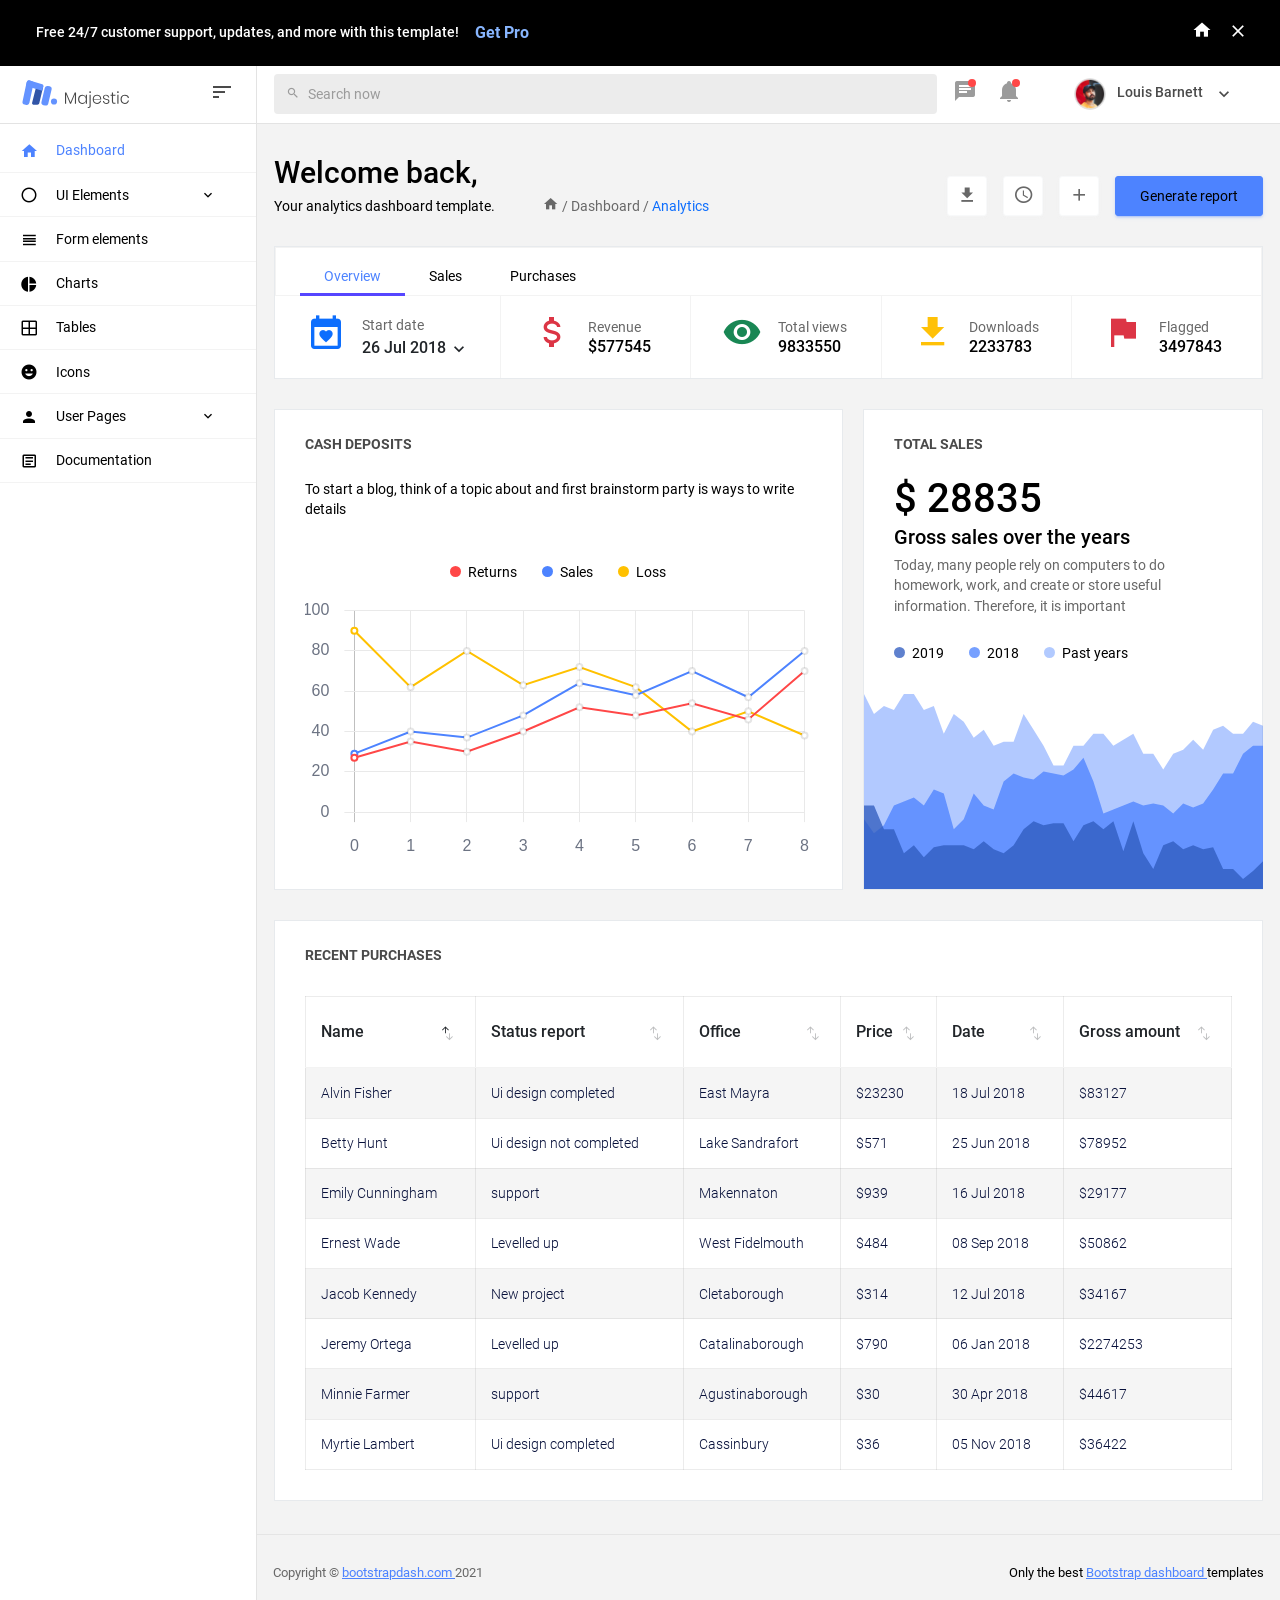
<file: Agriculture/wwwroot/MajesticAdmin-Free-Bootstrap-Admin-Template-master/template/index.html>
<!DOCTYPE html>
<html lang="en">

<head>
  <!-- Required meta tags -->
  <meta charset="utf-8">
  <meta name="viewport" content="width=device-width, initial-scale=1, shrink-to-fit=no">
  <title>Majestic Admin</title>
  <!-- plugins:css -->
  <link rel="stylesheet" href="vendors/mdi/css/materialdesignicons.min.css">
  <link rel="stylesheet" href="vendors/base/vendor.bundle.base.css">
  <!-- endinject -->
  <!-- plugin css for this page -->
  <link rel="stylesheet" href="vendors/datatables.net-bs4/dataTables.bootstrap4.css">
  <!-- End plugin css for this page -->
  <!-- inject:css -->
  <link rel="stylesheet" href="css/style.css">
  <!-- endinject -->
  <link rel="shortcut icon" href="images/favicon.png" />
</head>
<body>
  <div class="container-scroller">
    <div class="row p-0 m-0 proBanner" id="proBanner">
      <div class="col-md-12 p-0 m-0">
        <div class="card-body card-body-padding d-flex align-items-center justify-content-between">
          <div class="ps-lg-1">
            <div class="d-flex align-items-center justify-content-between">
              <p class="mb-0 font-weight-medium me-3 buy-now-text">Free 24/7 customer support, updates, and more with this template!</p>
              <a href="https://www.bootstrapdash.com/product/majestic-admin-pro/?utm_source=organic&utm_medium=banner&utm_campaign=buynow_demo" target="_blank" class="btn me-2 buy-now-btn border-0">Get Pro</a>
            </div>
          </div>
          <div class="d-flex align-items-center justify-content-between">
            <a href="https://www.bootstrapdash.com/product/majestic-admin-pro/"><i class="mdi mdi-home me-3 text-white"></i></a>
            <button id="bannerClose" class="btn border-0 p-0">
              <i class="mdi mdi-close text-white me-0"></i>
            </button>
          </div>
        </div>
      </div>
    </div>
    <!-- partial:partials/_navbar.html -->
    <nav class="navbar col-lg-12 col-12 p-0 fixed-top d-flex flex-row">
      <div class="navbar-brand-wrapper d-flex justify-content-center">
        <div class="navbar-brand-inner-wrapper d-flex justify-content-between align-items-center w-100">  
          <a class="navbar-brand brand-logo" href="index.html"><img src="images/logo.svg" alt="logo"/></a>
          <a class="navbar-brand brand-logo-mini" href="index.html"><img src="images/logo-mini.svg" alt="logo"/></a>
          <button class="navbar-toggler navbar-toggler align-self-center" type="button" data-toggle="minimize">
            <span class="mdi mdi-sort-variant"></span>
          </button>
        </div>  
      </div>
      <div class="navbar-menu-wrapper d-flex align-items-center justify-content-end">
        <ul class="navbar-nav mr-lg-4 w-100">
          <li class="nav-item nav-search d-none d-lg-block w-100">
            <div class="input-group">
              <div class="input-group-prepend">
                <span class="input-group-text" id="search">
                  <i class="mdi mdi-magnify"></i>
                </span>
              </div>
              <input type="text" class="form-control" placeholder="Search now" aria-label="search" aria-describedby="search">
            </div>
          </li>
        </ul>
        <ul class="navbar-nav navbar-nav-right">
          <li class="nav-item dropdown me-1">
            <a class="nav-link count-indicator dropdown-toggle d-flex justify-content-center align-items-center" id="messageDropdown" href="#" data-bs-toggle="dropdown">
              <i class="mdi mdi-message-text mx-0"></i>
              <span class="count"></span>
            </a>
            <div class="dropdown-menu dropdown-menu-right navbar-dropdown" aria-labelledby="messageDropdown">
              <p class="mb-0 font-weight-normal float-left dropdown-header">Messages</p>
              <a class="dropdown-item">
                <div class="item-thumbnail">
                    <img src="images/faces/face4.jpg" alt="image" class="profile-pic">
                </div>
                <div class="item-content flex-grow">
                  <h6 class="ellipsis font-weight-normal">David Grey
                  </h6>
                  <p class="font-weight-light small-text text-muted mb-0">
                    The meeting is cancelled
                  </p>
                </div>
              </a>
              <a class="dropdown-item">
                <div class="item-thumbnail">
                    <img src="images/faces/face2.jpg" alt="image" class="profile-pic">
                </div>
                <div class="item-content flex-grow">
                  <h6 class="ellipsis font-weight-normal">Tim Cook
                  </h6>
                  <p class="font-weight-light small-text text-muted mb-0">
                    New product launch
                  </p>
                </div>
              </a>
              <a class="dropdown-item">
                <div class="item-thumbnail">
                    <img src="images/faces/face3.jpg" alt="image" class="profile-pic">
                </div>
                <div class="item-content flex-grow">
                  <h6 class="ellipsis font-weight-normal"> Johnson
                  </h6>
                  <p class="font-weight-light small-text text-muted mb-0">
                    Upcoming board meeting
                  </p>
                </div>
              </a>
            </div>
          </li>
          <li class="nav-item dropdown me-4">
            <a class="nav-link count-indicator dropdown-toggle d-flex align-items-center justify-content-center notification-dropdown" id="notificationDropdown" href="#" data-bs-toggle="dropdown">
              <i class="mdi mdi-bell mx-0"></i>
              <span class="count"></span>
            </a>
            <div class="dropdown-menu dropdown-menu-right navbar-dropdown" aria-labelledby="notificationDropdown">
              <p class="mb-0 font-weight-normal float-left dropdown-header">Notifications</p>
              <a class="dropdown-item">
                <div class="item-thumbnail">
                  <div class="item-icon bg-success">
                    <i class="mdi mdi-information mx-0"></i>
                  </div>
                </div>
                <div class="item-content">
                  <h6 class="font-weight-normal">Application Error</h6>
                  <p class="font-weight-light small-text mb-0 text-muted">
                    Just now
                  </p>
                </div>
              </a>
              <a class="dropdown-item">
                <div class="item-thumbnail">
                  <div class="item-icon bg-warning">
                    <i class="mdi mdi-settings mx-0"></i>
                  </div>
                </div>
                <div class="item-content">
                  <h6 class="font-weight-normal">Settings</h6>
                  <p class="font-weight-light small-text mb-0 text-muted">
                    Private message
                  </p>
                </div>
              </a>
              <a class="dropdown-item">
                <div class="item-thumbnail">
                  <div class="item-icon bg-info">
                    <i class="mdi mdi-account-box mx-0"></i>
                  </div>
                </div>
                <div class="item-content">
                  <h6 class="font-weight-normal">New user registration</h6>
                  <p class="font-weight-light small-text mb-0 text-muted">
                    2 days ago
                  </p>
                </div>
              </a>
            </div>
          </li>
          <li class="nav-item nav-profile dropdown">
            <a class="nav-link dropdown-toggle" href="#" data-bs-toggle="dropdown" id="profileDropdown">
              <img src="images/faces/face5.jpg" alt="profile"/>
              <span class="nav-profile-name">Louis Barnett</span>
            </a>
            <div class="dropdown-menu dropdown-menu-right navbar-dropdown" aria-labelledby="profileDropdown">
              <a class="dropdown-item">
                <i class="mdi mdi-settings text-primary"></i>
                Settings
              </a>
              <a class="dropdown-item">
                <i class="mdi mdi-logout text-primary"></i>
                Logout
              </a>
            </div>
          </li>
        </ul>
        <button class="navbar-toggler navbar-toggler-right d-lg-none align-self-center" type="button" data-toggle="offcanvas">
          <span class="mdi mdi-menu"></span>
        </button>
      </div>
    </nav>
    <!-- partial -->
    <div class="container-fluid page-body-wrapper">
      <!-- partial:partials/_sidebar.html -->
      <nav class="sidebar sidebar-offcanvas" id="sidebar">
        <ul class="nav">
          <li class="nav-item">
            <a class="nav-link" href="index.html">
              <i class="mdi mdi-home menu-icon"></i>
              <span class="menu-title">Dashboard</span>
            </a>
          </li>
          <li class="nav-item">
            <a class="nav-link" data-bs-toggle="collapse" href="#ui-basic" aria-expanded="false" aria-controls="ui-basic">
              <i class="mdi mdi-circle-outline menu-icon"></i>
              <span class="menu-title">UI Elements</span>
              <i class="menu-arrow"></i>
            </a>
            <div class="collapse" id="ui-basic">
              <ul class="nav flex-column sub-menu">
                <li class="nav-item"> <a class="nav-link" href="pages/ui-features/buttons.html">Buttons</a></li>
                <li class="nav-item"> <a class="nav-link" href="pages/ui-features/typography.html">Typography</a></li>
              </ul>
            </div>
          </li>
          <li class="nav-item">
            <a class="nav-link" href="pages/forms/basic_elements.html">
              <i class="mdi mdi-view-headline menu-icon"></i>
              <span class="menu-title">Form elements</span>
            </a>
          </li>
          <li class="nav-item">
            <a class="nav-link" href="pages/charts/chartjs.html">
              <i class="mdi mdi-chart-pie menu-icon"></i>
              <span class="menu-title">Charts</span>
            </a>
          </li>
          <li class="nav-item">
            <a class="nav-link" href="pages/tables/basic-table.html">
              <i class="mdi mdi-grid-large menu-icon"></i>
              <span class="menu-title">Tables</span>
            </a>
          </li>
          <li class="nav-item">
            <a class="nav-link" href="pages/icons/mdi.html">
              <i class="mdi mdi-emoticon menu-icon"></i>
              <span class="menu-title">Icons</span>
            </a>
          </li>
          <li class="nav-item">
            <a class="nav-link" data-bs-toggle="collapse" href="#auth" aria-expanded="false" aria-controls="auth">
              <i class="mdi mdi-account menu-icon"></i>
              <span class="menu-title">User Pages</span>
              <i class="menu-arrow"></i>
            </a>
            <div class="collapse" id="auth">
              <ul class="nav flex-column sub-menu">
                <li class="nav-item"> <a class="nav-link" href="pages/samples/login.html"> Login </a></li>
                <li class="nav-item"> <a class="nav-link" href="pages/samples/login-2.html"> Login 2 </a></li>
                <li class="nav-item"> <a class="nav-link" href="pages/samples/register.html"> Register </a></li>
                <li class="nav-item"> <a class="nav-link" href="pages/samples/register-2.html"> Register 2 </a></li>
                <li class="nav-item"> <a class="nav-link" href="pages/samples/lock-screen.html"> Lockscreen </a></li>
              </ul>
            </div>
          </li>
          <li class="nav-item">
            <a class="nav-link" href="documentation/documentation.html">
              <i class="mdi mdi-file-document-box-outline menu-icon"></i>
              <span class="menu-title">Documentation</span>
            </a>
          </li>
        </ul>
      </nav>
      <!-- partial -->
      <div class="main-panel">
        <div class="content-wrapper">
          
          <div class="row">
            <div class="col-md-12 grid-margin">
              <div class="d-flex justify-content-between flex-wrap">
                <div class="d-flex align-items-end flex-wrap">
                  <div class="me-md-3 me-xl-5">
                    <h2>Welcome back,</h2>
                    <p class="mb-md-0">Your analytics dashboard template.</p>
                  </div>
                  <div class="d-flex">
                    <i class="mdi mdi-home text-muted hover-cursor"></i>
                    <p class="text-muted mb-0 hover-cursor">&nbsp;/&nbsp;Dashboard&nbsp;/&nbsp;</p>
                    <p class="text-primary mb-0 hover-cursor">Analytics</p>
                  </div>
                </div>
                <div class="d-flex justify-content-between align-items-end flex-wrap">
                  <button type="button" class="btn btn-light bg-white btn-icon me-3 d-none d-md-block ">
                    <i class="mdi mdi-download text-muted"></i>
                  </button>
                  <button type="button" class="btn btn-light bg-white btn-icon me-3 mt-2 mt-xl-0">
                    <i class="mdi mdi-clock-outline text-muted"></i>
                  </button>
                  <button type="button" class="btn btn-light bg-white btn-icon me-3 mt-2 mt-xl-0">
                    <i class="mdi mdi-plus text-muted"></i>
                  </button>
                  <button class="btn btn-primary mt-2 mt-xl-0">Generate report</button>
                </div>
              </div>
            </div>
          </div>
          <div class="row">
            <div class="col-md-12 grid-margin stretch-card">
              <div class="card">
                <div class="card-body dashboard-tabs p-0">
                  <ul class="nav nav-tabs px-4" role="tablist">
                    <li class="nav-item">
                      <a class="nav-link active" id="overview-tab" data-bs-toggle="tab" href="#overview" role="tab" aria-controls="overview" aria-selected="true">Overview</a>
                    </li>
                    <li class="nav-item">
                      <a class="nav-link" id="sales-tab" data-bs-toggle="tab" href="#sales" role="tab" aria-controls="sales" aria-selected="false">Sales</a>
                    </li>
                    <li class="nav-item">
                      <a class="nav-link" id="purchases-tab" data-bs-toggle="tab" href="#purchases" role="tab" aria-controls="purchases" aria-selected="false">Purchases</a>
                    </li>
                  </ul>
                  <div class="tab-content py-0 px-0">
                    <div class="tab-pane fade show active" id="overview" role="tabpanel" aria-labelledby="overview-tab">
                      <div class="d-flex flex-wrap justify-content-xl-between">
                        <div class="d-none d-xl-flex border-md-right flex-grow-1 align-items-center justify-content-center p-3 item">
                          <i class="mdi mdi-calendar-heart icon-lg me-3 text-primary"></i>
                          <div class="d-flex flex-column justify-content-around">
                            <small class="mb-1 text-muted">Start date</small>
                            <div class="dropdown">
                              <a class="btn btn-secondary dropdown-toggle p-0 bg-transparent border-0 text-dark shadow-none font-weight-medium" href="#" role="button" id="dropdownMenuLinkA" data-bs-toggle="dropdown" aria-haspopup="true" aria-expanded="false">
                                <h5 class="mb-0 d-inline-block">26 Jul 2018</h5>
                              </a>
                              <div class="dropdown-menu" aria-labelledby="dropdownMenuLinkA">
                                <a class="dropdown-item" href="#">12 Aug 2018</a>
                                <a class="dropdown-item" href="#">22 Sep 2018</a>
                                <a class="dropdown-item" href="#">21 Oct 2018</a>
                              </div>
                            </div>
                          </div>
                        </div>
                        <div class="d-flex border-md-right flex-grow-1 align-items-center justify-content-center p-3 item">
                          <i class="mdi mdi-currency-usd me-3 icon-lg text-danger"></i>
                          <div class="d-flex flex-column justify-content-around">
                            <small class="mb-1 text-muted">Revenue</small>
                            <h5 class="me-2 mb-0">$577545</h5>
                          </div>
                        </div>
                        <div class="d-flex border-md-right flex-grow-1 align-items-center justify-content-center p-3 item">
                          <i class="mdi mdi-eye me-3 icon-lg text-success"></i>
                          <div class="d-flex flex-column justify-content-around">
                            <small class="mb-1 text-muted">Total views</small>
                            <h5 class="me-2 mb-0">9833550</h5>
                          </div>
                        </div>
                        <div class="d-flex border-md-right flex-grow-1 align-items-center justify-content-center p-3 item">
                          <i class="mdi mdi-download me-3 icon-lg text-warning"></i>
                          <div class="d-flex flex-column justify-content-around">
                            <small class="mb-1 text-muted">Downloads</small>
                            <h5 class="me-2 mb-0">2233783</h5>
                          </div>
                        </div>
                        <div class="d-flex py-3 border-md-right flex-grow-1 align-items-center justify-content-center p-3 item">
                          <i class="mdi mdi-flag me-3 icon-lg text-danger"></i>
                          <div class="d-flex flex-column justify-content-around">
                            <small class="mb-1 text-muted">Flagged</small>
                            <h5 class="me-2 mb-0">3497843</h5>
                          </div>
                        </div>
                      </div>
                    </div>
                    <div class="tab-pane fade" id="sales" role="tabpanel" aria-labelledby="sales-tab">
                      <div class="d-flex flex-wrap justify-content-xl-between">
                        <div class="d-none d-xl-flex border-md-right flex-grow-1 align-items-center justify-content-center p-3 item">
                          <i class="mdi mdi-calendar-heart icon-lg me-3 text-primary"></i>
                          <div class="d-flex flex-column justify-content-around">
                            <small class="mb-1 text-muted">Start date</small>
                            <div class="dropdown">
                              <a class="btn btn-secondary dropdown-toggle p-0 bg-transparent border-0 text-dark shadow-none font-weight-medium" href="#" role="button" id="dropdownMenuLinkA" data-bs-toggle="dropdown" aria-haspopup="true" aria-expanded="false">
                                <h5 class="mb-0 d-inline-block">26 Jul 2018</h5>
                              </a>
                              <div class="dropdown-menu" aria-labelledby="dropdownMenuLinkA">
                                <a class="dropdown-item" href="#">12 Aug 2018</a>
                                <a class="dropdown-item" href="#">22 Sep 2018</a>
                                <a class="dropdown-item" href="#">21 Oct 2018</a>
                              </div>
                            </div>
                          </div>
                        </div>
                        <div class="d-flex border-md-right flex-grow-1 align-items-center justify-content-center p-3 item">
                          <i class="mdi mdi-download me-3 icon-lg text-warning"></i>
                          <div class="d-flex flex-column justify-content-around">
                            <small class="mb-1 text-muted">Downloads</small>
                            <h5 class="me-2 mb-0">2233783</h5>
                          </div>
                        </div>
                        <div class="d-flex border-md-right flex-grow-1 align-items-center justify-content-center p-3 item">
                          <i class="mdi mdi-eye me-3 icon-lg text-success"></i>
                          <div class="d-flex flex-column justify-content-around">
                            <small class="mb-1 text-muted">Total views</small>
                            <h5 class="me-2 mb-0">9833550</h5>
                          </div>
                        </div>
                        <div class="d-flex border-md-right flex-grow-1 align-items-center justify-content-center p-3 item">
                          <i class="mdi mdi-currency-usd me-3 icon-lg text-danger"></i>
                          <div class="d-flex flex-column justify-content-around">
                            <small class="mb-1 text-muted">Revenue</small>
                            <h5 class="me-2 mb-0">$577545</h5>
                          </div>
                        </div>
                        <div class="d-flex py-3 border-md-right flex-grow-1 align-items-center justify-content-center p-3 item">
                          <i class="mdi mdi-flag me-3 icon-lg text-danger"></i>
                          <div class="d-flex flex-column justify-content-around">
                            <small class="mb-1 text-muted">Flagged</small>
                            <h5 class="me-2 mb-0">3497843</h5>
                          </div>
                        </div>
                      </div>
                    </div>
                    <div class="tab-pane fade" id="purchases" role="tabpanel" aria-labelledby="purchases-tab">
                      <div class="d-flex flex-wrap justify-content-xl-between">
                        <div class="d-none d-xl-flex border-md-right flex-grow-1 align-items-center justify-content-center p-3 item">
                          <i class="mdi mdi-calendar-heart icon-lg me-3 text-primary"></i>
                          <div class="d-flex flex-column justify-content-around">
                            <small class="mb-1 text-muted">Start date</small>
                            <div class="dropdown">
                              <a class="btn btn-secondary dropdown-toggle p-0 bg-transparent border-0 text-dark shadow-none font-weight-medium" href="#" role="button" id="dropdownMenuLinkA" data-bs-toggle="dropdown" aria-haspopup="true" aria-expanded="false">
                                <h5 class="mb-0 d-inline-block">26 Jul 2018</h5>
                              </a>
                              <div class="dropdown-menu" aria-labelledby="dropdownMenuLinkA">
                                <a class="dropdown-item" href="#">12 Aug 2018</a>
                                <a class="dropdown-item" href="#">22 Sep 2018</a>
                                <a class="dropdown-item" href="#">21 Oct 2018</a>
                              </div>
                            </div>
                          </div>
                        </div>
                        <div class="d-flex border-md-right flex-grow-1 align-items-center justify-content-center p-3 item">
                          <i class="mdi mdi-currency-usd me-3 icon-lg text-danger"></i>
                          <div class="d-flex flex-column justify-content-around">
                            <small class="mb-1 text-muted">Revenue</small>
                            <h5 class="me-2 mb-0">$577545</h5>
                          </div>
                        </div>
                        <div class="d-flex border-md-right flex-grow-1 align-items-center justify-content-center p-3 item">
                          <i class="mdi mdi-eye me-3 icon-lg text-success"></i>
                          <div class="d-flex flex-column justify-content-around">
                            <small class="mb-1 text-muted">Total views</small>
                            <h5 class="me-2 mb-0">9833550</h5>
                          </div>
                        </div>
                        <div class="d-flex border-md-right flex-grow-1 align-items-center justify-content-center p-3 item">
                          <i class="mdi mdi-download me-3 icon-lg text-warning"></i>
                          <div class="d-flex flex-column justify-content-around">
                            <small class="mb-1 text-muted">Downloads</small>
                            <h5 class="me-2 mb-0">2233783</h5>
                          </div>
                        </div>
                        <div class="d-flex py-3 border-md-right flex-grow-1 align-items-center justify-content-center p-3 item">
                          <i class="mdi mdi-flag me-3 icon-lg text-danger"></i>
                          <div class="d-flex flex-column justify-content-around">
                            <small class="mb-1 text-muted">Flagged</small>
                            <h5 class="me-2 mb-0">3497843</h5>
                          </div>
                        </div>
                      </div>
                    </div>
                  </div>
                </div>
              </div>
            </div>
          </div>
          <div class="row">
            <div class="col-md-7 grid-margin stretch-card">
              <div class="card">
                <div class="card-body">
                  <p class="card-title">Cash deposits</p>
                  <p class="mb-4">To start a blog, think of a topic about and first brainstorm party is ways to write details</p>
                  <div id="cash-deposits-chart-legend" class="d-flex justify-content-center pt-3"></div>
                  <canvas id="cash-deposits-chart"></canvas>
                </div>
              </div>
            </div>
            <div class="col-md-5 grid-margin stretch-card">
              <div class="card">
                <div class="card-body">
                  <p class="card-title">Total sales</p>
                  <h1>$ 28835</h1>
                  <h4>Gross sales over the years</h4>
                  <p class="text-muted">Today, many people rely on computers to do homework, work, and create or store useful information. Therefore, it is important </p>
                  <div id="total-sales-chart-legend"></div>                  
                </div>
                <canvas id="total-sales-chart"></canvas>
              </div>
            </div>
          </div>
          <div class="row">
            <div class="col-md-12 stretch-card">
              <div class="card">
                <div class="card-body">
                  <p class="card-title">Recent Purchases</p>
                  <div class="table-responsive">
                    <table id="recent-purchases-listing" class="table">
                      <thead>
                        <tr>
                            <th>Name</th>
                            <th>Status report</th>
                            <th>Office</th>
                            <th>Price</th>
                            <th>Date</th>
                            <th>Gross amount</th>
                        </tr>
                      </thead>
                      <tbody>
                        <tr>
                            <td>Jeremy Ortega</td>
                            <td>Levelled up</td>
                            <td>Catalinaborough</td>
                            <td>$790</td>
                            <td>06 Jan 2018</td>
                            <td>$2274253</td>
                        </tr>
                        <tr>
                            <td>Alvin Fisher</td>
                            <td>Ui design completed</td>
                            <td>East Mayra</td>
                            <td>$23230</td>
                            <td>18 Jul 2018</td>
                            <td>$83127</td>
                        </tr>
                        <tr>
                            <td>Emily Cunningham</td>
                            <td>support</td>
                            <td>Makennaton</td>
                            <td>$939</td>
                            <td>16 Jul 2018</td>
                            <td>$29177</td>
                        </tr>
                        <tr>
                            <td>Minnie Farmer</td>
                            <td>support</td>
                            <td>Agustinaborough</td>
                            <td>$30</td>
                            <td>30 Apr 2018</td>
                            <td>$44617</td>
                        </tr>
                        <tr>
                            <td>Betty Hunt</td>
                            <td>Ui design not completed</td>
                            <td>Lake Sandrafort</td>
                            <td>$571</td>
                            <td>25 Jun 2018</td>
                            <td>$78952</td>
                        </tr>
                        <tr>
                            <td>Myrtie Lambert</td>
                            <td>Ui design completed</td>
                            <td>Cassinbury</td>
                            <td>$36</td>
                            <td>05 Nov 2018</td>
                            <td>$36422</td>
                        </tr>
                        <tr>
                            <td>Jacob Kennedy</td>
                            <td>New project</td>
                            <td>Cletaborough</td>
                            <td>$314</td>
                            <td>12 Jul 2018</td>
                            <td>$34167</td>
                        </tr>
                        <tr>
                            <td>Ernest Wade</td>
                            <td>Levelled up</td>
                            <td>West Fidelmouth</td>
                            <td>$484</td>
                            <td>08 Sep 2018</td>
                            <td>$50862</td>
                        </tr>
                      </tbody>
                    </table>
                  </div>
                </div>
              </div>
            </div>
          </div>
        </div>
        <!-- content-wrapper ends -->
        <!-- partial:partials/_footer.html -->
        <footer class="footer">
        <div class="d-sm-flex justify-content-center justify-content-sm-between">
          <span class="text-muted text-center text-sm-left d-block d-sm-inline-block">Copyright © <a href="https://www.bootstrapdash.com/" target="_blank">bootstrapdash.com </a>2021</span>
          <span class="float-none float-sm-right d-block mt-1 mt-sm-0 text-center">Only the best <a href="https://www.bootstrapdash.com/" target="_blank"> Bootstrap dashboard  </a> templates</span>
        </div>
        </footer>
        <!-- partial -->
      </div>
      <!-- main-panel ends -->
    </div>
    <!-- page-body-wrapper ends -->
  </div>
  <!-- container-scroller -->

  <!-- plugins:js -->
  <script src="vendors/base/vendor.bundle.base.js"></script>
  <!-- endinject -->
  <!-- Plugin js for this page-->
  <script src="vendors/chart.js/Chart.min.js"></script>
  <script src="vendors/datatables.net/jquery.dataTables.js"></script>
  <script src="vendors/datatables.net-bs4/dataTables.bootstrap4.js"></script>
  <!-- End plugin js for this page-->
  <!-- inject:js -->
  <script src="js/off-canvas.js"></script>
  <script src="js/hoverable-collapse.js"></script>
  <script src="js/template.js"></script>
  <!-- endinject -->
  <!-- Custom js for this page-->
  <script src="js/dashboard.js"></script>
  <script src="js/data-table.js"></script>
  <script src="js/jquery.dataTables.js"></script>
  <script src="js/dataTables.bootstrap4.js"></script>
  <!-- End custom js for this page-->

  <script src="js/jquery.cookie.js" type="text/javascript"></script>
</body>

</html>
</file>
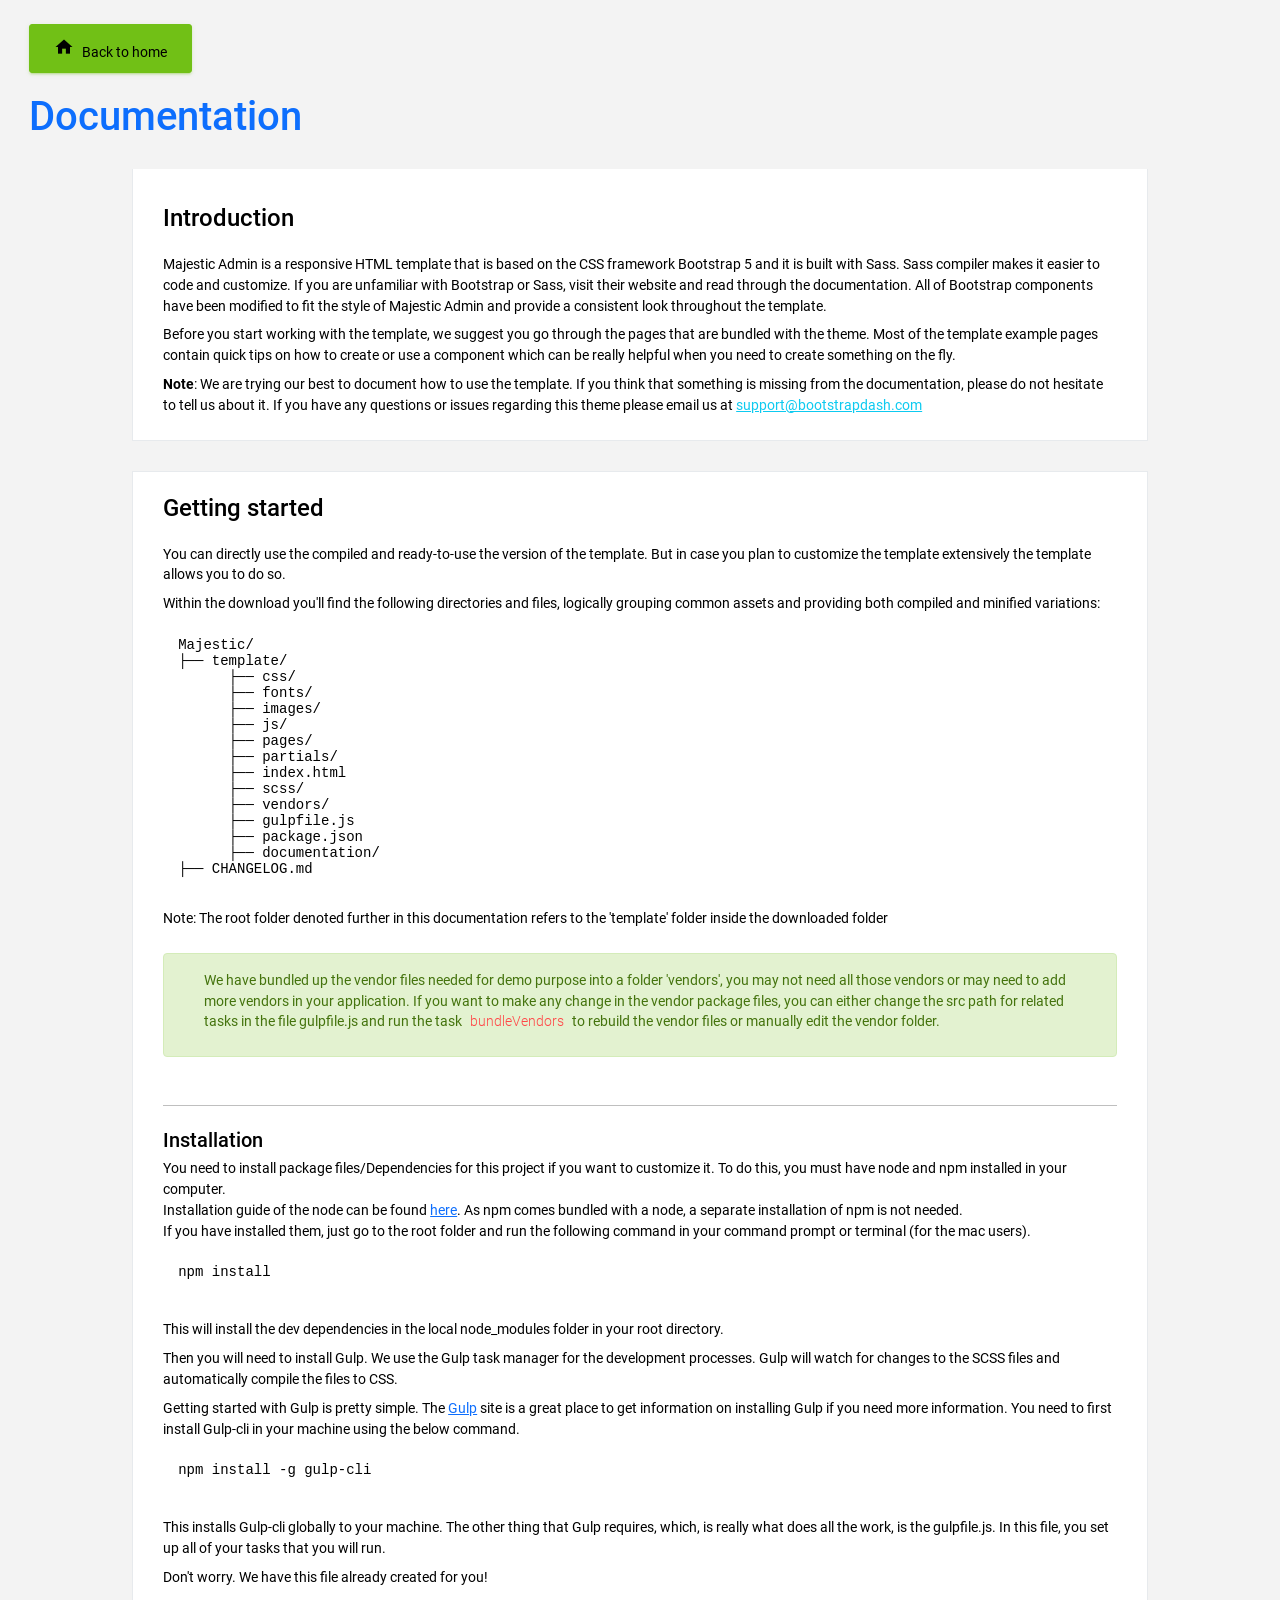
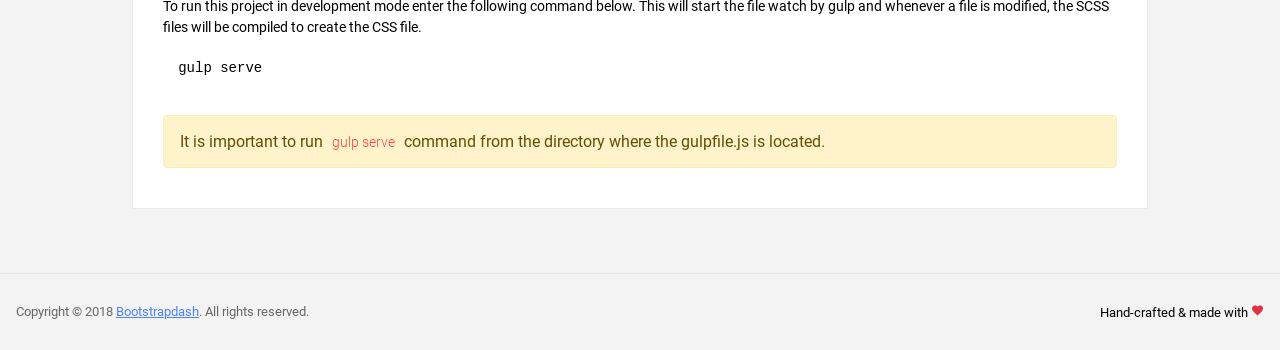
<file: Agriculture/wwwroot/MajesticAdmin-Free-Bootstrap-Admin-Template-master/template/documentation/documentation.html>
<!DOCTYPE html>
<html lang="en">

<head>
  <!-- Required meta tags -->
  <meta charset="utf-8">
  <meta name="viewport" content="width=device-width, initial-scale=1, shrink-to-fit=no">
  <title>Majestic Admin Dashboard</title>
  <!-- plugins:css -->
  <link rel="stylesheet" href="../vendors/mdi/css/materialdesignicons.min.css">
  <link rel="stylesheet" href="../vendors/base/vendor.bundle.base.css">
  <!-- endinject -->
  <!-- plugin css for this page -->
  <!-- End plugin css for this page -->
  <!-- inject:css -->
  <link rel="stylesheet" href="../css/style.css">
  <!-- endinject -->
  <link rel="shortcut icon" href="../images/favicon.png" />
</head>

<body>
  <div class="container-scroller">
    <div class="container-fluid page-body-wrapper full-page-wrapper">
      <div class="main-panel w-100  documentation">
        <div class="content-wrapper">
          <div class="container-fluid">
            <div class="row">
              <div class="col-12 doc-header">
                <a class="btn btn-success" href="../index.html"><i class="mdi mdi-home me-2"></i>Back to home</a>
                <h1 class="text-primary mt-4">Documentation</h1>
              </div>
            </div>
            <div class="row doc-content">
              <div class="col-12 col-md-10 offset-md-1">
                <div class="col-12 grid-margin" id="doc-intro">
                    <div class="card">
                        <div class="card-body">
                            <h3 class="mb-4 mt-4">Introduction</h3>
                            <p>Majestic Admin is a responsive HTML template that is based on the CSS framework Bootstrap 5 and it is built with Sass. Sass compiler makes it easier to code and customize. If you are unfamiliar with Bootstrap or Sass, visit their
                                website and read through the documentation. All of Bootstrap components have been modified to fit the style of Majestic Admin and provide a consistent look throughout the template.</p>
                            <p>Before you start working with the template, we suggest you go through the pages that are bundled with the theme. Most of the template example pages contain quick tips on how to create or use a component which can
                                be really helpful when you need to create something on the fly.</p>
                            <p class="d-inline"><strong>Note</strong>: We are trying our best to document how to use the template. If you think that something is missing from the documentation, please do not hesitate to tell us about it. If you have any questions or issues regarding this theme please email us at <a class="d-inline text-info" href="mailto:support@bootstrapdash.com">support@bootstrapdash.com</a></p>
                        </div>
                    </div>
                </div>
                <div class="col-12 grid-margin" id="doc-started">
                    <div class="card">
                        <div class="card-body">
                            <h3 class="mb-4">Getting started</h3>
                            <p>You can directly use the compiled and ready-to-use the version of the template. But in case you plan to customize the template extensively the template allows you to do so.</p>
                            <p>Within the download you'll find the following directories and files, logically grouping common assets and providing both compiled and minified variations:</p>
                            <pre>
Majestic/
├── template/
      ├── css/
      ├── fonts/
      ├── images/
      ├── js/
      ├── pages/
      ├── partials/
      ├── index.html
      ├── scss/
      ├── vendors/
      ├── gulpfile.js
      ├── package.json                           
      ├── documentation/
├── CHANGELOG.md</pre>
                            <p class="mt-1">Note: The root folder denoted further in this documentation refers to the 'template' folder inside the downloaded folder</p>
                            <div class="alert alert-success mt-4 d-flex align-items-center" role="alert">
                              <i class="ti-info-alt me-4"></i>
                              <p>We have bundled up the vendor files needed for demo purpose into a folder 'vendors', you may not need all those vendors or may need to add more vendors in your application. If you want to make any change in the vendor package files, you can either change the src path for related tasks in the file gulpfile.js and run the task <code> bundleVendors </code>  to rebuild the vendor files or manually edit the vendor folder.</p>
                            </div>
                            <hr class="mt-5">
                            <h4 class="mt-4">Installation</h4>
                            <p class="mb-0">
                              You need to install package files/Dependencies for this project if you want to customize it. To do this, you must have <span class="font-weight-bold">node and npm</span> installed in your computer.
                            </p>
                            <p class="mb-0">Installation guide of the node can be found <a href="https://nodejs.org/en/">here</a>. As npm comes bundled with a node, a separate installation of npm is not needed.</p>
                            <p>
                                If you have installed them, just go to the root folder and run the following command in your command prompt or terminal (for the mac users).
                            </p>
                            <pre class="shell-mode">
npm install</pre>
                            <p class="mt-4">
                              This will install the dev dependencies in the local <span class="font-weight-bold">node_modules</span> folder in your root directory.
                            </p>
                            <p class="mt-2">
                              Then you will need to install <span class="font-weight-bold">Gulp</span>. We use the Gulp task manager for the development processes. Gulp will watch for changes to the SCSS files and automatically compile the files to CSS.
                            </p>
                            <p>Getting started with Gulp is pretty simple. The <a href="https://gulpjs.com/" target="_blank">Gulp</a> site is a great place to get information on installing Gulp if you need more information. You need to first install Gulp-cli in your machine using the below command.</p>
                            <pre class="shell-mode">
npm install -g gulp-cli</pre>
                            <p class="mt-4">This installs Gulp-cli globally to your machine. The other thing that Gulp requires, which, is really what does all the work, is the gulpfile.js. In this file, you set up all of your tasks that you will run.</p>
                            <p>Don't worry. We have this file already created for you!</p>
                            <p>To run this project in development mode enter the following command below. This will start the file watch by gulp and whenever a file is modified, the SCSS files will be compiled to create the CSS file.</p>
<pre class="shell-mode">
gulp serve</pre>           
                            <div class="alert alert-warning mt-4" role="alert">
                              <i class="ti-info-alt-outline"></i>It is important to run <code>gulp serve</code> command from the directory where the gulpfile.js is located.
                            </div>
                        </div>
                    </div>
                </div>
              </div>
            </div>
          </div>
        </div>
        <!-- partial:../partials/_footer.html -->

        <footer class="footer">
          <div class="d-sm-flex justify-content-center justify-content-sm-between">
            <span class="text-muted text-center text-sm-left d-block d-sm-inline-block">Copyright © 2018 <a href="https://www.bootstrapdash.com/" target="_blank">Bootstrapdash</a>. All rights reserved.</span>
            <span class="float-none float-sm-right d-block mt-1 mt-sm-0 text-center">Hand-crafted & made with <i class="mdi mdi-heart text-danger"></i></span>
          </div>
        </footer>

        <!-- partial -->
      </div>
    </div>
  </div>
<!-- plugins:js -->
<script src="../vendors/base/vendor.bundle.base.js"></script>
<!-- endinject -->
<!-- inject:js -->
<script src="../js/off-canvas.js"></script>
<script src="../js/hoverable-collapse.js"></script>
<script src="../js/template.js"></script>
<!-- endinject -->
<!-- Custom js for this page-->
<script src="../js/documentation.js"></script> 
<!-- End custom js for this page-->
</body>

</html>
</file>
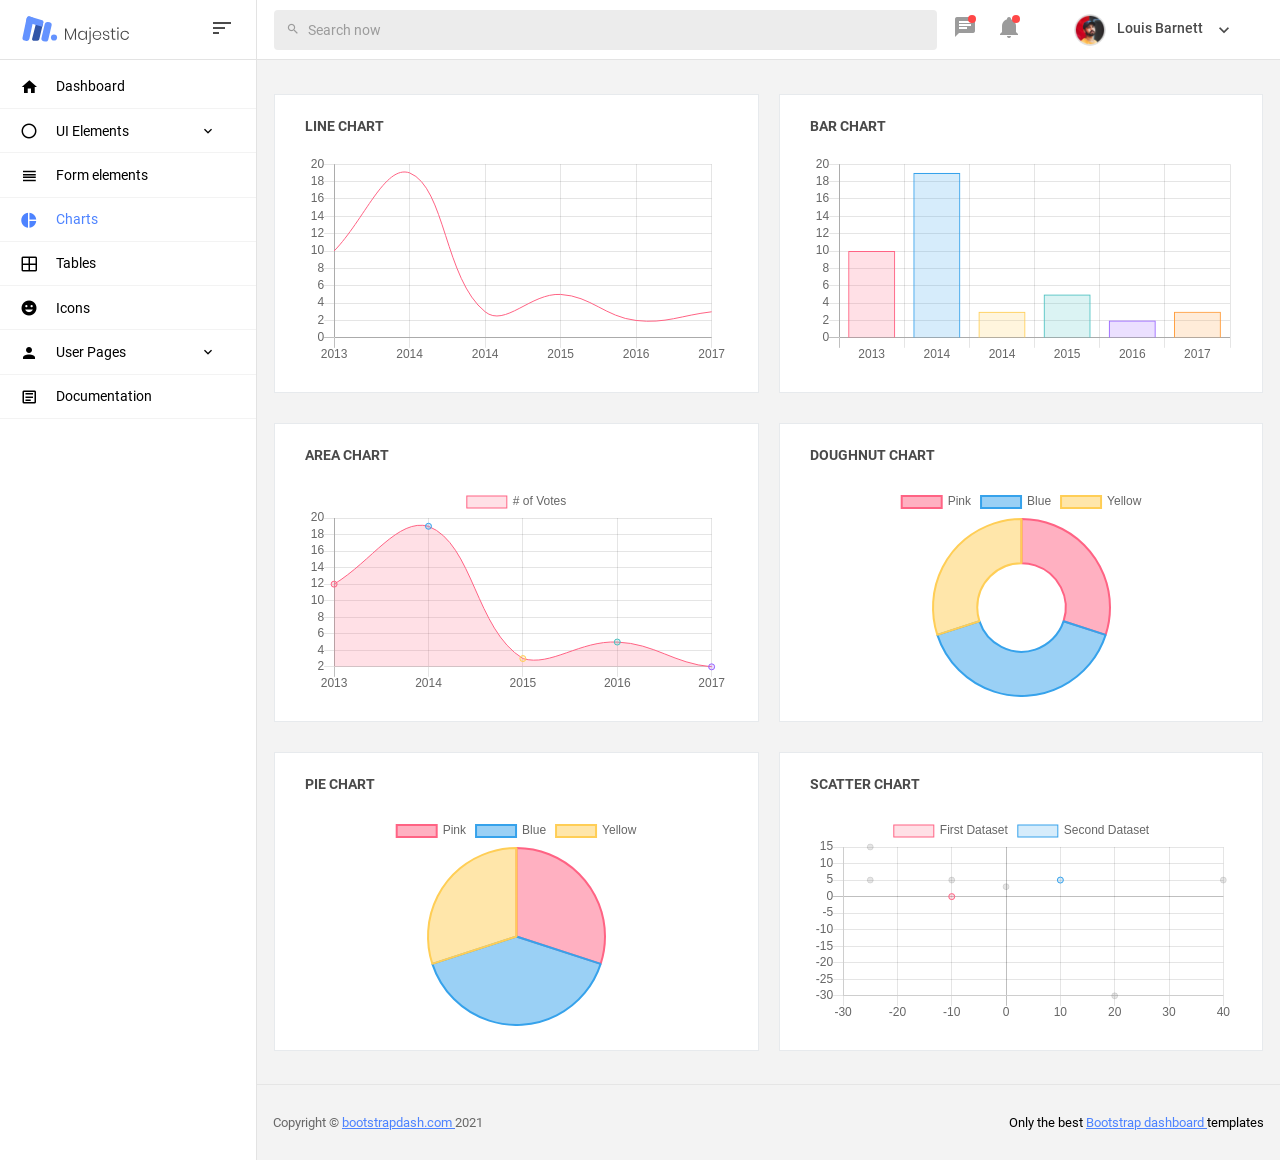
<file: Agriculture/wwwroot/MajesticAdmin-Free-Bootstrap-Admin-Template-master/template/pages/charts/chartjs.html>
<!DOCTYPE html>
<html lang="en">

<head>
  <!-- Required meta tags -->
  <meta charset="utf-8">
  <meta name="viewport" content="width=device-width, initial-scale=1, shrink-to-fit=no">
  <title>Majestic Admin</title>
  <!-- plugins:css -->
  <link rel="stylesheet" href="../../vendors/mdi/css/materialdesignicons.min.css">
  <link rel="stylesheet" href="../../vendors/base/vendor.bundle.base.css">
  <!-- endinject -->
  <!-- inject:css -->
  <link rel="stylesheet" href="../../css/style.css">
  <!-- endinject -->
  <link rel="shortcut icon" href="../../images/favicon.png" />
</head>

<body>
  <div class="container-scroller">
    <!-- partial:../../partials/_navbar.html -->
    <nav class="navbar col-lg-12 col-12 p-0 fixed-top d-flex flex-row">
      <div class="navbar-brand-wrapper d-flex justify-content-center">
        <div class="navbar-brand-inner-wrapper d-flex justify-content-between align-items-center w-100">  
          <a class="navbar-brand brand-logo" href="../../index.html"><img src="../../images/logo.svg" alt="logo"/></a>
          <a class="navbar-brand brand-logo-mini" href="../../index.html"><img src="../../images/logo-mini.svg" alt="logo"/></a>
          <button class="navbar-toggler navbar-toggler align-self-center" type="button" data-toggle="minimize">
            <span class="mdi mdi-sort-variant"></span>
          </button>
        </div>  
      </div>
      <div class="navbar-menu-wrapper d-flex align-items-center justify-content-end">
        <ul class="navbar-nav mr-lg-4 w-100">
          <li class="nav-item nav-search d-none d-lg-block w-100">
            <div class="input-group">
              <div class="input-group-prepend">
                <span class="input-group-text" id="search">
                  <i class="mdi mdi-magnify"></i>
                </span>
              </div>
              <input type="text" class="form-control" placeholder="Search now" aria-label="search" aria-describedby="search">
            </div>
          </li>
        </ul>
        <ul class="navbar-nav navbar-nav-right">
          <li class="nav-item dropdown me-1">
            <a class="nav-link count-indicator dropdown-toggle d-flex justify-content-center align-items-center" id="messageDropdown" href="#" data-bs-toggle="dropdown">
              <i class="mdi mdi-message-text mx-0"></i>
              <span class="count"></span>
            </a>
            <div class="dropdown-menu dropdown-menu-right navbar-dropdown" aria-labelledby="messageDropdown">
              <p class="mb-0 font-weight-normal float-left dropdown-header">Messages</p>
              <a class="dropdown-item">
                <div class="item-thumbnail">
                    <img src="../../images/faces/face4.jpg" alt="image" class="profile-pic">
                </div>
                <div class="item-content flex-grow">
                  <h6 class="ellipsis font-weight-normal">David Grey
                  </h6>
                  <p class="font-weight-light small-text text-muted mb-0">
                    The meeting is cancelled
                  </p>
                </div>
              </a>
              <a class="dropdown-item">
                <div class="item-thumbnail">
                    <img src="../../images/faces/face2.jpg" alt="image" class="profile-pic">
                </div>
                <div class="item-content flex-grow">
                  <h6 class="ellipsis font-weight-normal">Tim Cook
                  </h6>
                  <p class="font-weight-light small-text text-muted mb-0">
                    New product launch
                  </p>
                </div>
              </a>
              <a class="dropdown-item">
                <div class="item-thumbnail">
                    <img src="../../images/faces/face3.jpg" alt="image" class="profile-pic">
                </div>
                <div class="item-content flex-grow">
                  <h6 class="ellipsis font-weight-normal"> Johnson
                  </h6>
                  <p class="font-weight-light small-text text-muted mb-0">
                    Upcoming board meeting
                  </p>
                </div>
              </a>
            </div>
          </li>
          <li class="nav-item dropdown me-4">
            <a class="nav-link count-indicator dropdown-toggle d-flex align-items-center justify-content-center notification-dropdown" id="notificationDropdown" href="#" data-bs-toggle="dropdown">
              <i class="mdi mdi-bell mx-0"></i>
              <span class="count"></span>
            </a>
            <div class="dropdown-menu dropdown-menu-right navbar-dropdown" aria-labelledby="notificationDropdown">
              <p class="mb-0 font-weight-normal float-left dropdown-header">Notifications</p>
              <a class="dropdown-item">
                <div class="item-thumbnail">
                  <div class="item-icon bg-success">
                    <i class="mdi mdi-information mx-0"></i>
                  </div>
                </div>
                <div class="item-content">
                  <h6 class="font-weight-normal">Application Error</h6>
                  <p class="font-weight-light small-text mb-0 text-muted">
                    Just now
                  </p>
                </div>
              </a>
              <a class="dropdown-item">
                <div class="item-thumbnail">
                  <div class="item-icon bg-warning">
                    <i class="mdi mdi-settings mx-0"></i>
                  </div>
                </div>
                <div class="item-content">
                  <h6 class="font-weight-normal">Settings</h6>
                  <p class="font-weight-light small-text mb-0 text-muted">
                    Private message
                  </p>
                </div>
              </a>
              <a class="dropdown-item">
                <div class="item-thumbnail">
                  <div class="item-icon bg-info">
                    <i class="mdi mdi-account-box mx-0"></i>
                  </div>
                </div>
                <div class="item-content">
                  <h6 class="font-weight-normal">New user registration</h6>
                  <p class="font-weight-light small-text mb-0 text-muted">
                    2 days ago
                  </p>
                </div>
              </a>
            </div>
          </li>
          <li class="nav-item nav-profile dropdown">
            <a class="nav-link dropdown-toggle" href="#" data-bs-toggle="dropdown" id="profileDropdown">
              <img src="../../images/faces/face5.jpg" alt="profile"/>
              <span class="nav-profile-name">Louis Barnett</span>
            </a>
            <div class="dropdown-menu dropdown-menu-right navbar-dropdown" aria-labelledby="profileDropdown">
              <a class="dropdown-item">
                <i class="mdi mdi-settings text-primary"></i>
                Settings
              </a>
              <a class="dropdown-item">
                <i class="mdi mdi-logout text-primary"></i>
                Logout
              </a>
            </div>
          </li>
        </ul>
        <button class="navbar-toggler navbar-toggler-right d-lg-none align-self-center" type="button" data-toggle="offcanvas">
          <span class="mdi mdi-menu"></span>
        </button>
      </div>
    </nav>
    <!-- partial -->
    <div class="container-fluid page-body-wrapper">
      <!-- partial:../../partials/_sidebar.html -->
      <nav class="sidebar sidebar-offcanvas" id="sidebar">
        <ul class="nav">
          <li class="nav-item">
            <a class="nav-link" href="../../index.html">
              <i class="mdi mdi-home menu-icon"></i>
              <span class="menu-title">Dashboard</span>
            </a>
          </li>
          <li class="nav-item">
            <a class="nav-link" data-bs-toggle="collapse" href="#ui-basic" aria-expanded="false" aria-controls="ui-basic">
              <i class="mdi mdi-circle-outline menu-icon"></i>
              <span class="menu-title">UI Elements</span>
              <i class="menu-arrow"></i>
            </a>
            <div class="collapse" id="ui-basic">
              <ul class="nav flex-column sub-menu">
                <li class="nav-item"> <a class="nav-link" href="../../pages/ui-features/buttons.html">Buttons</a></li>
                <li class="nav-item"> <a class="nav-link" href="../../pages/ui-features/typography.html">Typography</a></li>
              </ul>
            </div>
          </li>
          <li class="nav-item">
            <a class="nav-link" href="../../pages/forms/basic_elements.html">
              <i class="mdi mdi-view-headline menu-icon"></i>
              <span class="menu-title">Form elements</span>
            </a>
          </li>
          <li class="nav-item">
            <a class="nav-link" href="../../pages/charts/chartjs.html">
              <i class="mdi mdi-chart-pie menu-icon"></i>
              <span class="menu-title">Charts</span>
            </a>
          </li>
          <li class="nav-item">
            <a class="nav-link" href="../../pages/tables/basic-table.html">
              <i class="mdi mdi-grid-large menu-icon"></i>
              <span class="menu-title">Tables</span>
            </a>
          </li>
          <li class="nav-item">
            <a class="nav-link" href="../../pages/icons/mdi.html">
              <i class="mdi mdi-emoticon menu-icon"></i>
              <span class="menu-title">Icons</span>
            </a>
          </li>
          <li class="nav-item">
            <a class="nav-link" data-bs-toggle="collapse" href="#auth" aria-expanded="false" aria-controls="auth">
              <i class="mdi mdi-account menu-icon"></i>
              <span class="menu-title">User Pages</span>
              <i class="menu-arrow"></i>
            </a>
            <div class="collapse" id="auth">
              <ul class="nav flex-column sub-menu">
                <li class="nav-item"> <a class="nav-link" href="../../pages/samples/login.html"> Login </a></li>
                <li class="nav-item"> <a class="nav-link" href="../../pages/samples/login-2.html"> Login 2 </a></li>
                <li class="nav-item"> <a class="nav-link" href="../../pages/samples/register.html"> Register </a></li>
                <li class="nav-item"> <a class="nav-link" href="../../pages/samples/register-2.html"> Register 2 </a></li>
                <li class="nav-item"> <a class="nav-link" href="../../pages/samples/lock-screen.html"> Lockscreen </a></li>
              </ul>
            </div>
          </li>
          <li class="nav-item">
            <a class="nav-link" href="../../documentation/documentation.html">
              <i class="mdi mdi-file-document-box-outline menu-icon"></i>
              <span class="menu-title">Documentation</span>
            </a>
          </li>
        </ul>
      </nav>
      <!-- partial -->
      <div class="main-panel">
        <div class="content-wrapper">
          <div class="row">
            <div class="col-lg-6 grid-margin stretch-card">
              <div class="card">
                <div class="card-body">
                  <h4 class="card-title">Line chart</h4>
                  <canvas id="lineChart"></canvas>
                </div>
              </div>
            </div>
            <div class="col-lg-6 grid-margin stretch-card">
              <div class="card">
                <div class="card-body">
                  <h4 class="card-title">Bar chart</h4>
                  <canvas id="barChart"></canvas>
                </div>
              </div>
            </div>
          </div>
          <div class="row">
            <div class="col-lg-6 grid-margin stretch-card">
              <div class="card">
                <div class="card-body">
                  <h4 class="card-title">Area chart</h4>
                  <canvas id="areaChart"></canvas>
                </div>
              </div>
            </div>
            <div class="col-lg-6 grid-margin stretch-card">
              <div class="card">
                <div class="card-body">
                  <h4 class="card-title">Doughnut chart</h4>
                  <canvas id="doughnutChart"></canvas>
                </div>
              </div>
            </div>
          </div>
          <div class="row">
            <div class="col-lg-6 grid-margin grid-margin-lg-0 stretch-card">
              <div class="card">
                <div class="card-body">
                  <h4 class="card-title">Pie chart</h4>
                  <canvas id="pieChart"></canvas>
                </div>
              </div>
            </div>
            <div class="col-lg-6 grid-margin grid-margin-lg-0 stretch-card">
              <div class="card">
                <div class="card-body">
                  <h4 class="card-title">Scatter chart</h4>
                  <canvas id="scatterChart"></canvas>
                </div>
              </div>
            </div>
          </div>
        </div>
        <!-- content-wrapper ends -->
        <!-- partial:../../partials/_footer.html -->
        <footer class="footer">
        <div class="d-sm-flex justify-content-center justify-content-sm-between">
          <span class="text-muted text-center text-sm-left d-block d-sm-inline-block">Copyright © <a href="https://www.bootstrapdash.com/" target="_blank">bootstrapdash.com </a>2021</span>
          <span class="float-none float-sm-right d-block mt-1 mt-sm-0 text-center">Only the best <a href="https://www.bootstrapdash.com/" target="_blank"> Bootstrap dashboard  </a> templates</span>
        </div>
        </footer>
        <!-- partial -->
      </div>
      <!-- main-panel ends -->
    </div>
    <!-- page-body-wrapper ends -->
  </div>
  <!-- container-scroller -->
  <!-- plugins:js -->
  <script src="../../vendors/base/vendor.bundle.base.js"></script>
  <!-- endinject -->
    <!-- Plugin js for this page-->
    <script src="../../vendors/chart.js/Chart.min.js"></script>
    <!-- End plugin js for this page-->
  <!-- inject:js -->
  <script src="../../js/off-canvas.js"></script>
  <script src="../../js/hoverable-collapse.js"></script>
  <script src="../../js/template.js"></script>
  <!-- endinject -->
  <!-- Custom js for this page-->
  <script src="../../js/chart.js"></script>
  <!-- End custom js for this page-->
</body>

</html>
</file>
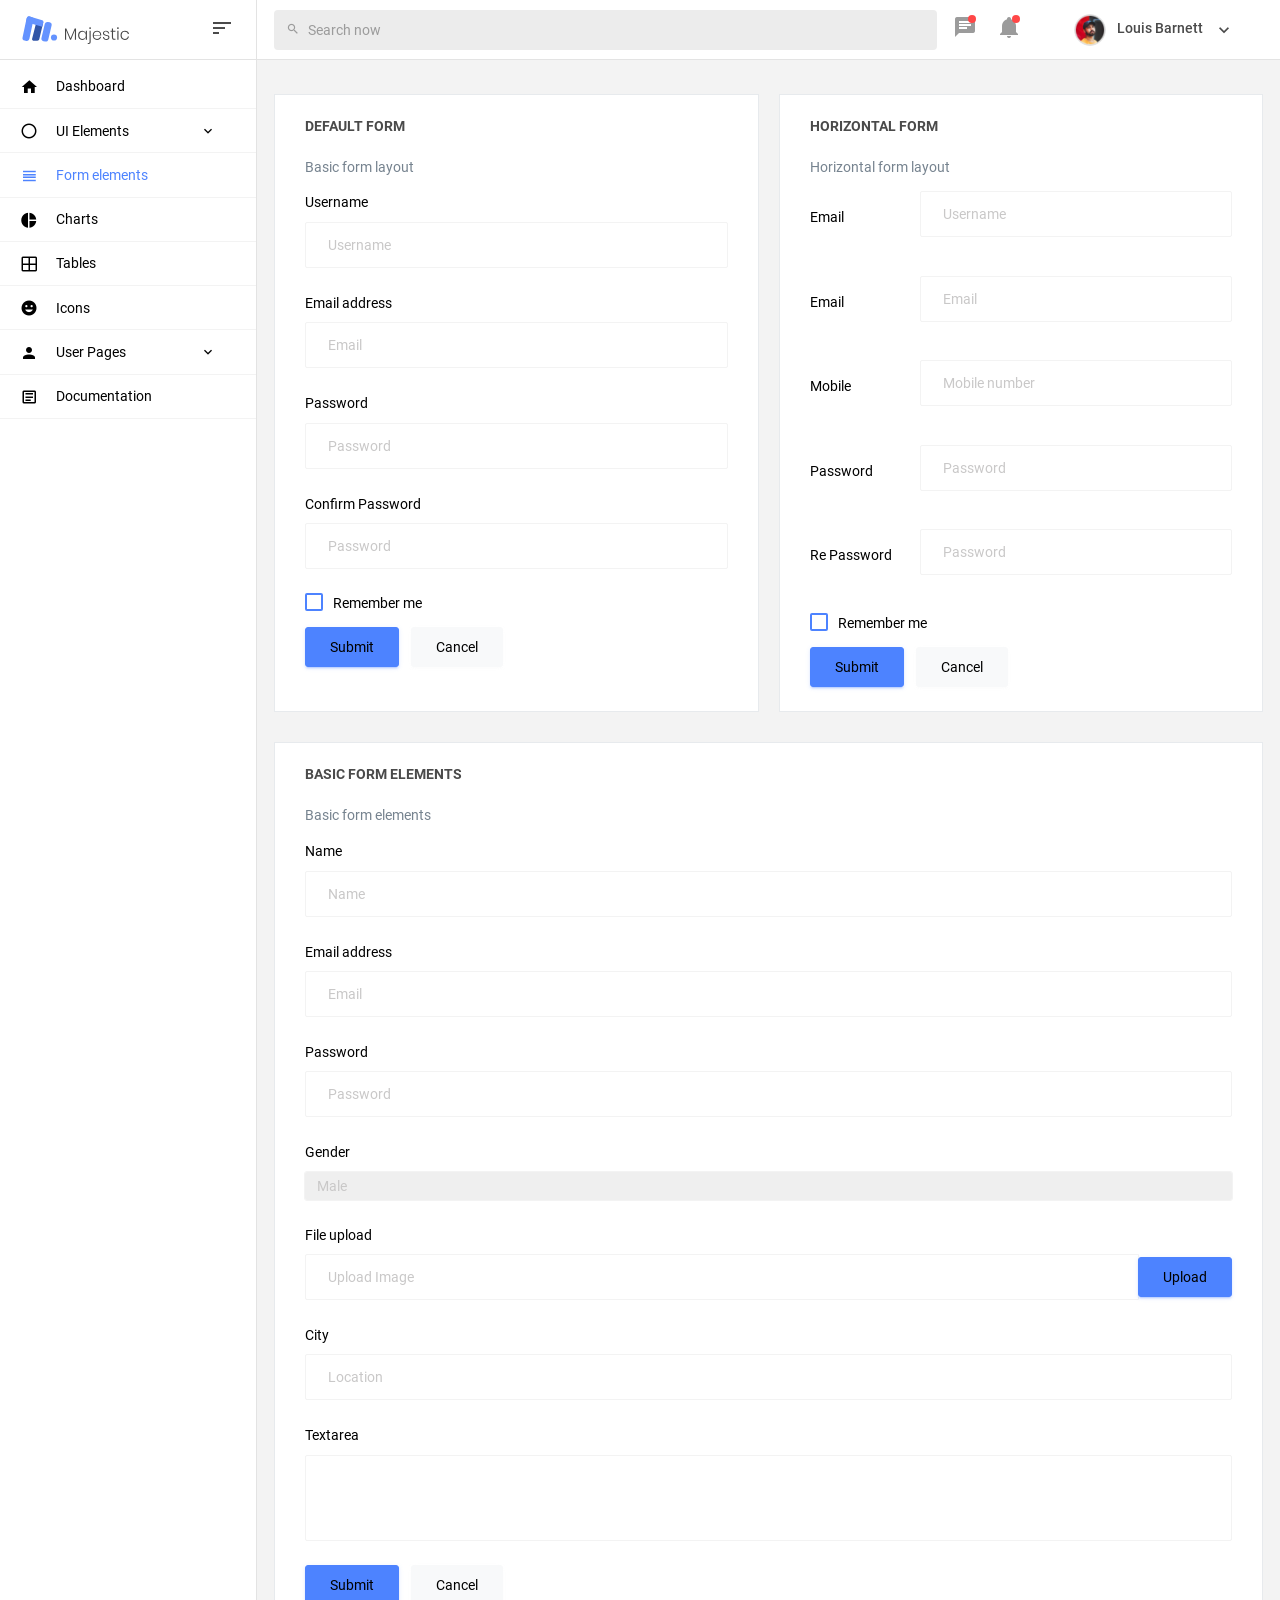
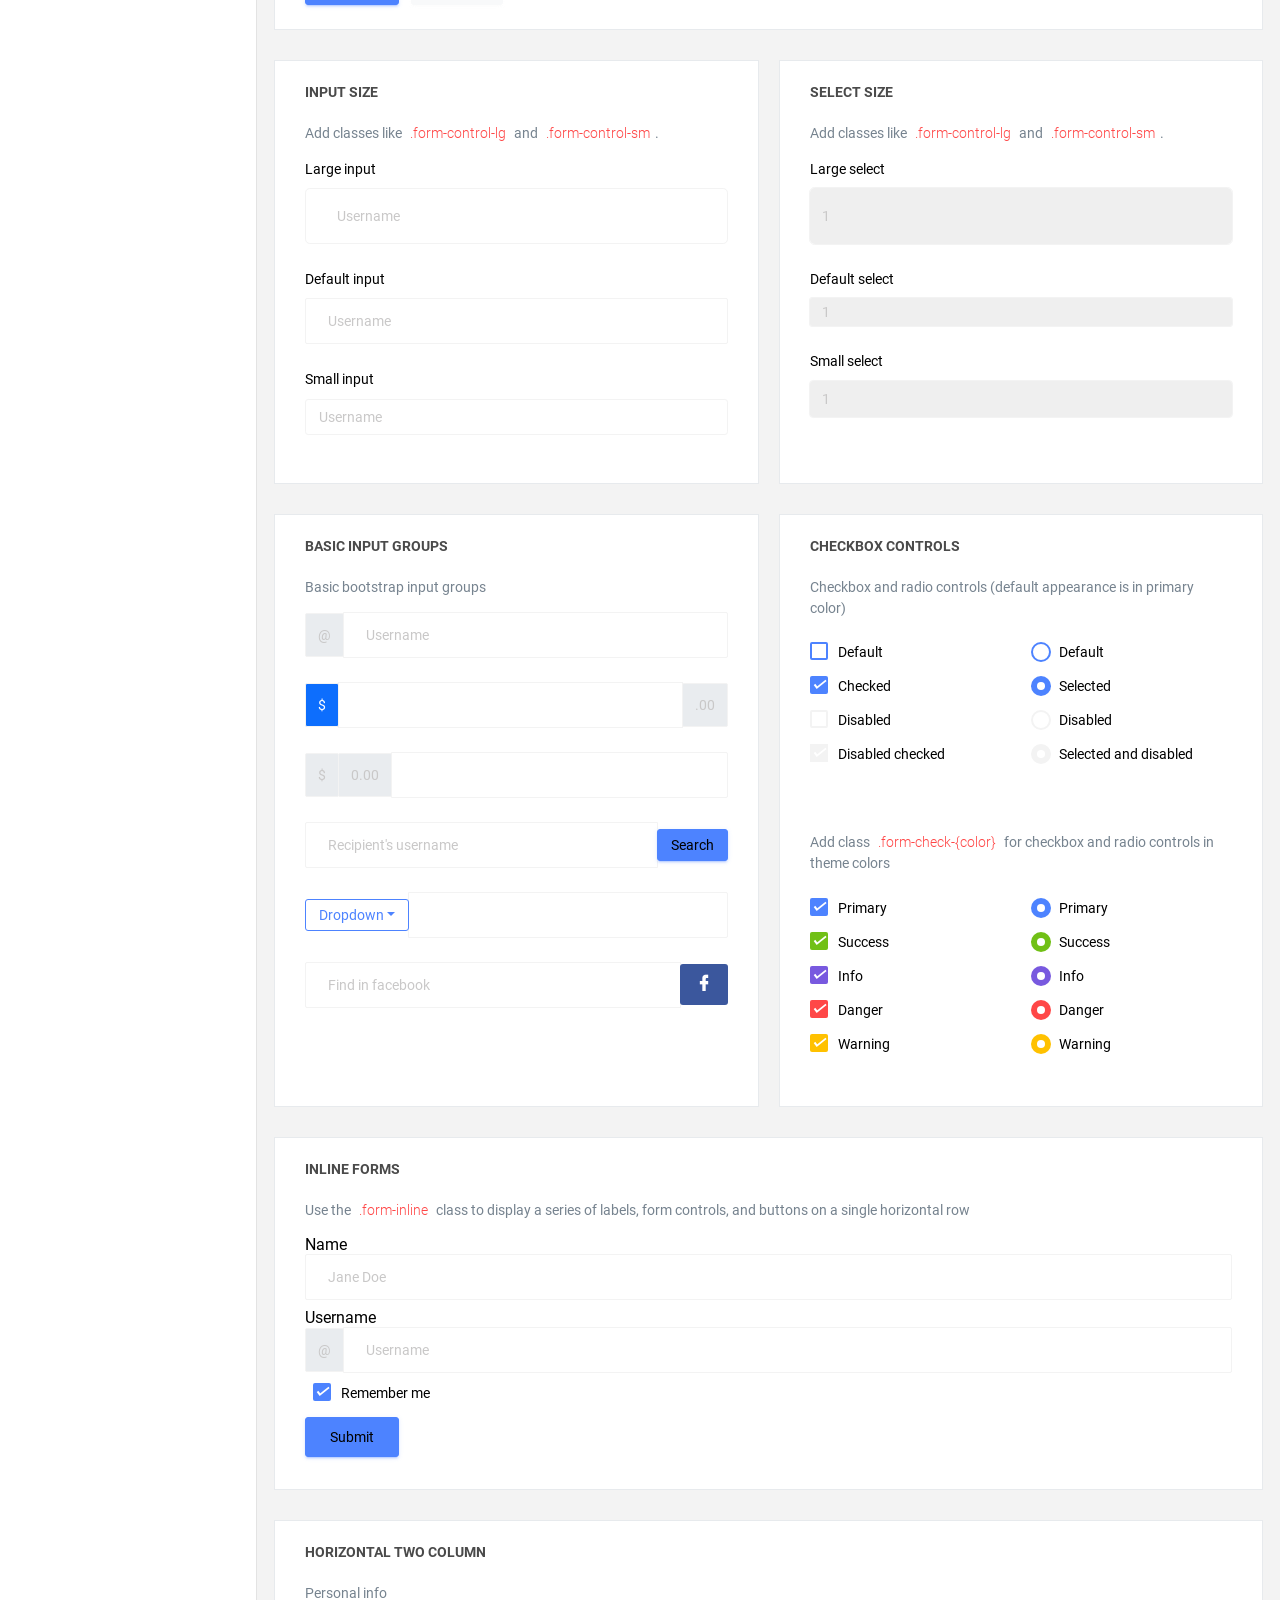
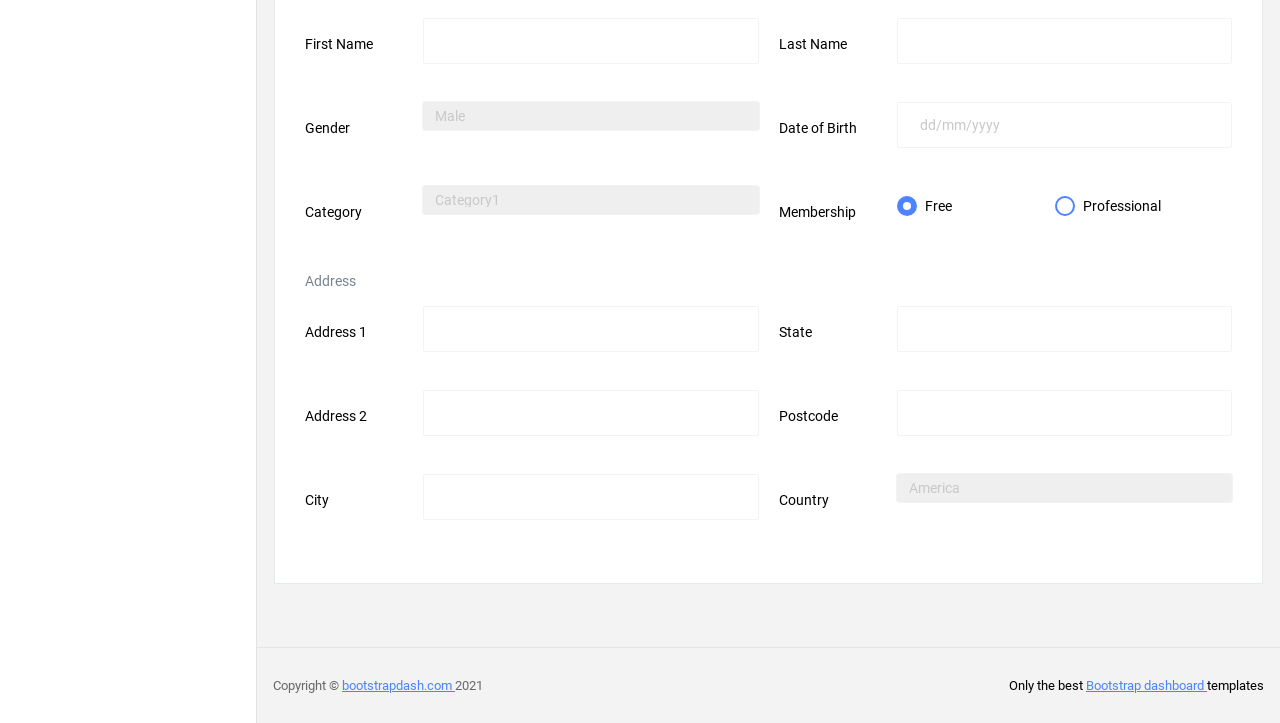
<file: Agriculture/wwwroot/MajesticAdmin-Free-Bootstrap-Admin-Template-master/template/pages/forms/basic_elements.html>
<!DOCTYPE html>
<html lang="en">

<head>
  <!-- Required meta tags -->
  <meta charset="utf-8">
  <meta name="viewport" content="width=device-width, initial-scale=1, shrink-to-fit=no">
  <title>Majestic Admin</title>
  <!-- plugins:css -->
  <link rel="stylesheet" href="../../vendors/mdi/css/materialdesignicons.min.css">
  <link rel="stylesheet" href="../../vendors/base/vendor.bundle.base.css">
  <!-- endinject -->
  <!-- plugin css for this page -->
  <!-- End plugin css for this page -->
  <!-- inject:css -->
  <link rel="stylesheet" href="../../css/style.css">
  <!-- endinject -->
  <link rel="shortcut icon" href="../../images/favicon.png" />
</head>

<body>
  <div class="container-scroller">
    <!-- partial:../../partials/_navbar.html -->
    <nav class="navbar col-lg-12 col-12 p-0 fixed-top d-flex flex-row">
      <div class="navbar-brand-wrapper d-flex justify-content-center">
        <div class="navbar-brand-inner-wrapper d-flex justify-content-between align-items-center w-100">  
          <a class="navbar-brand brand-logo" href="../../index.html"><img src="../../images/logo.svg" alt="logo"/></a>
          <a class="navbar-brand brand-logo-mini" href="../../index.html"><img src="../../images/logo-mini.svg" alt="logo"/></a>
          <button class="navbar-toggler navbar-toggler align-self-center" type="button" data-toggle="minimize">
            <span class="mdi mdi-sort-variant"></span>
          </button>
        </div>  
      </div>
      <div class="navbar-menu-wrapper d-flex align-items-center justify-content-end">
        <ul class="navbar-nav mr-lg-4 w-100">
          <li class="nav-item nav-search d-none d-lg-block w-100">
            <div class="input-group">
              <div class="input-group-prepend">
                <span class="input-group-text" id="search">
                  <i class="mdi mdi-magnify"></i>
                </span>
              </div>
              <input type="text" class="form-control" placeholder="Search now" aria-label="search" aria-describedby="search">
            </div>
          </li>
        </ul>
        <ul class="navbar-nav navbar-nav-right">
          <li class="nav-item dropdown me-1">
            <a class="nav-link count-indicator dropdown-toggle d-flex justify-content-center align-items-center" id="messageDropdown" href="#" data-bs-toggle="dropdown">
              <i class="mdi mdi-message-text mx-0"></i>
              <span class="count"></span>
            </a>
            <div class="dropdown-menu dropdown-menu-right navbar-dropdown" aria-labelledby="messageDropdown">
              <p class="mb-0 font-weight-normal float-left dropdown-header">Messages</p>
              <a class="dropdown-item">
                <div class="item-thumbnail">
                    <img src="../../images/faces/face4.jpg" alt="image" class="profile-pic">
                </div>
                <div class="item-content flex-grow">
                  <h6 class="ellipsis font-weight-normal">David Grey
                  </h6>
                  <p class="font-weight-light small-text text-muted mb-0">
                    The meeting is cancelled
                  </p>
                </div>
              </a>
              <a class="dropdown-item">
                <div class="item-thumbnail">
                    <img src="../../images/faces/face2.jpg" alt="image" class="profile-pic">
                </div>
                <div class="item-content flex-grow">
                  <h6 class="ellipsis font-weight-normal">Tim Cook
                  </h6>
                  <p class="font-weight-light small-text text-muted mb-0">
                    New product launch
                  </p>
                </div>
              </a>
              <a class="dropdown-item">
                <div class="item-thumbnail">
                    <img src="../../images/faces/face3.jpg" alt="image" class="profile-pic">
                </div>
                <div class="item-content flex-grow">
                  <h6 class="ellipsis font-weight-normal"> Johnson
                  </h6>
                  <p class="font-weight-light small-text text-muted mb-0">
                    Upcoming board meeting
                  </p>
                </div>
              </a>
            </div>
          </li>
          <li class="nav-item dropdown me-4">
            <a class="nav-link count-indicator dropdown-toggle d-flex align-items-center justify-content-center notification-dropdown" id="notificationDropdown" href="#" data-bs-toggle="dropdown">
              <i class="mdi mdi-bell mx-0"></i>
              <span class="count"></span>
            </a>
            <div class="dropdown-menu dropdown-menu-right navbar-dropdown" aria-labelledby="notificationDropdown">
              <p class="mb-0 font-weight-normal float-left dropdown-header">Notifications</p>
              <a class="dropdown-item">
                <div class="item-thumbnail">
                  <div class="item-icon bg-success">
                    <i class="mdi mdi-information mx-0"></i>
                  </div>
                </div>
                <div class="item-content">
                  <h6 class="font-weight-normal">Application Error</h6>
                  <p class="font-weight-light small-text mb-0 text-muted">
                    Just now
                  </p>
                </div>
              </a>
              <a class="dropdown-item">
                <div class="item-thumbnail">
                  <div class="item-icon bg-warning">
                    <i class="mdi mdi-settings mx-0"></i>
                  </div>
                </div>
                <div class="item-content">
                  <h6 class="font-weight-normal">Settings</h6>
                  <p class="font-weight-light small-text mb-0 text-muted">
                    Private message
                  </p>
                </div>
              </a>
              <a class="dropdown-item">
                <div class="item-thumbnail">
                  <div class="item-icon bg-info">
                    <i class="mdi mdi-account-box mx-0"></i>
                  </div>
                </div>
                <div class="item-content">
                  <h6 class="font-weight-normal">New user registration</h6>
                  <p class="font-weight-light small-text mb-0 text-muted">
                    2 days ago
                  </p>
                </div>
              </a>
            </div>
          </li>
          <li class="nav-item nav-profile dropdown">
            <a class="nav-link dropdown-toggle" href="#" data-bs-toggle="dropdown" id="profileDropdown">
              <img src="../../images/faces/face5.jpg" alt="profile"/>
              <span class="nav-profile-name">Louis Barnett</span>
            </a>
            <div class="dropdown-menu dropdown-menu-right navbar-dropdown" aria-labelledby="profileDropdown">
              <a class="dropdown-item">
                <i class="mdi mdi-settings text-primary"></i>
                Settings
              </a>
              <a class="dropdown-item">
                <i class="mdi mdi-logout text-primary"></i>
                Logout
              </a>
            </div>
          </li>
        </ul>
        <button class="navbar-toggler navbar-toggler-right d-lg-none align-self-center" type="button" data-toggle="offcanvas">
          <span class="mdi mdi-menu"></span>
        </button>
      </div>
    </nav>
    <!-- partial -->
    <div class="container-fluid page-body-wrapper">
      <!-- partial:../../partials/_sidebar.html -->
      <nav class="sidebar sidebar-offcanvas" id="sidebar">
        <ul class="nav">
          <li class="nav-item">
            <a class="nav-link" href="../../index.html">
              <i class="mdi mdi-home menu-icon"></i>
              <span class="menu-title">Dashboard</span>
            </a>
          </li>
          <li class="nav-item">
            <a class="nav-link" data-bs-toggle="collapse" href="#ui-basic" aria-expanded="false" aria-controls="ui-basic">
              <i class="mdi mdi-circle-outline menu-icon"></i>
              <span class="menu-title">UI Elements</span>
              <i class="menu-arrow"></i>
            </a>
            <div class="collapse" id="ui-basic">
              <ul class="nav flex-column sub-menu">
                <li class="nav-item"> <a class="nav-link" href="../../pages/ui-features/buttons.html">Buttons</a></li>
                <li class="nav-item"> <a class="nav-link" href="../../pages/ui-features/typography.html">Typography</a></li>
              </ul>
            </div>
          </li>
          <li class="nav-item">
            <a class="nav-link" href="../../pages/forms/basic_elements.html">
              <i class="mdi mdi-view-headline menu-icon"></i>
              <span class="menu-title">Form elements</span>
            </a>
          </li>
          <li class="nav-item">
            <a class="nav-link" href="../../pages/charts/chartjs.html">
              <i class="mdi mdi-chart-pie menu-icon"></i>
              <span class="menu-title">Charts</span>
            </a>
          </li>
          <li class="nav-item">
            <a class="nav-link" href="../../pages/tables/basic-table.html">
              <i class="mdi mdi-grid-large menu-icon"></i>
              <span class="menu-title">Tables</span>
            </a>
          </li>
          <li class="nav-item">
            <a class="nav-link" href="../../pages/icons/mdi.html">
              <i class="mdi mdi-emoticon menu-icon"></i>
              <span class="menu-title">Icons</span>
            </a>
          </li>
          <li class="nav-item">
            <a class="nav-link" data-bs-toggle="collapse" href="#auth" aria-expanded="false" aria-controls="auth">
              <i class="mdi mdi-account menu-icon"></i>
              <span class="menu-title">User Pages</span>
              <i class="menu-arrow"></i>
            </a>
            <div class="collapse" id="auth">
              <ul class="nav flex-column sub-menu">
                <li class="nav-item"> <a class="nav-link" href="../../pages/samples/login.html"> Login </a></li>
                <li class="nav-item"> <a class="nav-link" href="../../pages/samples/login-2.html"> Login 2 </a></li>
                <li class="nav-item"> <a class="nav-link" href="../../pages/samples/register.html"> Register </a></li>
                <li class="nav-item"> <a class="nav-link" href="../../pages/samples/register-2.html"> Register 2 </a></li>
                <li class="nav-item"> <a class="nav-link" href="../../pages/samples/lock-screen.html"> Lockscreen </a></li>
              </ul>
            </div>
          </li>
          <li class="nav-item">
            <a class="nav-link" href="../../documentation/documentation.html">
              <i class="mdi mdi-file-document-box-outline menu-icon"></i>
              <span class="menu-title">Documentation</span>
            </a>
          </li>
        </ul>
      </nav>
      <!-- partial -->
      <div class="main-panel">        
        <div class="content-wrapper">
          <div class="row">
            <div class="col-md-6 grid-margin stretch-card">
              <div class="card">
                <div class="card-body">
                  <h4 class="card-title">Default form</h4>
                  <p class="card-description">
                    Basic form layout
                  </p>
                  <form class="forms-sample">
                    <div class="form-group">
                      <label for="exampleInputUsername1">Username</label>
                      <input type="text" class="form-control" id="exampleInputUsername1" placeholder="Username">
                    </div>
                    <div class="form-group">
                      <label for="exampleInputEmail1">Email address</label>
                      <input type="email" class="form-control" id="exampleInputEmail1" placeholder="Email">
                    </div>
                    <div class="form-group">
                      <label for="exampleInputPassword1">Password</label>
                      <input type="password" class="form-control" id="exampleInputPassword1" placeholder="Password">
                    </div>
                    <div class="form-group">
                      <label for="exampleInputConfirmPassword1">Confirm Password</label>
                      <input type="password" class="form-control" id="exampleInputConfirmPassword1" placeholder="Password">
                    </div>
                    <div class="form-check form-check-flat form-check-primary">
                      <label class="form-check-label">
                        <input type="checkbox" class="form-check-input">
                        Remember me
                      </label>
                    </div>
                    <button type="submit" class="btn btn-primary me-2">Submit</button>
                    <button class="btn btn-light">Cancel</button>
                  </form>
                </div>
              </div>
            </div>
            <div class="col-md-6 grid-margin stretch-card">
              <div class="card">
                <div class="card-body">
                  <h4 class="card-title">Horizontal Form</h4>
                  <p class="card-description">
                    Horizontal form layout
                  </p>
                  <form class="forms-sample">
                    <div class="form-group row">
                      <label for="exampleInputUsername2" class="col-sm-3 col-form-label">Email</label>
                      <div class="col-sm-9">
                        <input type="text" class="form-control" id="exampleInputUsername2" placeholder="Username">
                      </div>
                    </div>
                    <div class="form-group row">
                      <label for="exampleInputEmail2" class="col-sm-3 col-form-label">Email</label>
                      <div class="col-sm-9">
                        <input type="email" class="form-control" id="exampleInputEmail2" placeholder="Email">
                      </div>
                    </div>
                    <div class="form-group row">
                      <label for="exampleInputMobile" class="col-sm-3 col-form-label">Mobile</label>
                      <div class="col-sm-9">
                        <input type="text" class="form-control" id="exampleInputMobile" placeholder="Mobile number">
                      </div>
                    </div>
                    <div class="form-group row">
                      <label for="exampleInputPassword2" class="col-sm-3 col-form-label">Password</label>
                      <div class="col-sm-9">
                        <input type="password" class="form-control" id="exampleInputPassword2" placeholder="Password">
                      </div>
                    </div>
                    <div class="form-group row">
                      <label for="exampleInputConfirmPassword2" class="col-sm-3 col-form-label">Re Password</label>
                      <div class="col-sm-9">
                        <input type="password" class="form-control" id="exampleInputConfirmPassword2" placeholder="Password">
                      </div>
                    </div>
                    <div class="form-check form-check-flat form-check-primary">
                      <label class="form-check-label">
                        <input type="checkbox" class="form-check-input">
                        Remember me
                      </label>
                    </div>
                    <button type="submit" class="btn btn-primary me-2">Submit</button>
                    <button class="btn btn-light">Cancel</button>
                  </form>
                </div>
              </div>
            </div>
            <div class="col-12 grid-margin stretch-card">
              <div class="card">
                <div class="card-body">
                  <h4 class="card-title">Basic form elements</h4>
                  <p class="card-description">
                    Basic form elements
                  </p>
                  <form class="forms-sample">
                    <div class="form-group">
                      <label for="exampleInputName1">Name</label>
                      <input type="text" class="form-control" id="exampleInputName1" placeholder="Name">
                    </div>
                    <div class="form-group">
                      <label for="exampleInputEmail3">Email address</label>
                      <input type="email" class="form-control" id="exampleInputEmail3" placeholder="Email">
                    </div>
                    <div class="form-group">
                      <label for="exampleInputPassword4">Password</label>
                      <input type="password" class="form-control" id="exampleInputPassword4" placeholder="Password">
                    </div>
                    <div class="form-group">
                      <label for="exampleSelectGender">Gender</label>
                        <select class="form-control" id="exampleSelectGender">
                          <option>Male</option>
                          <option>Female</option>
                        </select>
                      </div>
                    <div class="form-group">
                      <label>File upload</label>
                      <input type="file" name="img[]" class="file-upload-default">
                      <div class="input-group col-xs-12">
                        <input type="text" class="form-control file-upload-info" disabled placeholder="Upload Image">
                        <span class="input-group-append">
                          <button class="file-upload-browse btn btn-primary" type="button">Upload</button>
                        </span>
                      </div>
                    </div>
                    <div class="form-group">
                      <label for="exampleInputCity1">City</label>
                      <input type="text" class="form-control" id="exampleInputCity1" placeholder="Location">
                    </div>
                    <div class="form-group">
                      <label for="exampleTextarea1">Textarea</label>
                      <textarea class="form-control" id="exampleTextarea1" rows="4"></textarea>
                    </div>
                    <button type="submit" class="btn btn-primary me-2">Submit</button>
                    <button class="btn btn-light">Cancel</button>
                  </form>
                </div>
              </div>
            </div>
            <div class="col-md-6 grid-margin stretch-card">
              <div class="card">
                <div class="card-body">
                  <h4 class="card-title">Input size</h4>
                  <p class="card-description">
                    Add classes like <code>.form-control-lg</code> and <code>.form-control-sm</code>.
                  </p>
                  <div class="form-group">
                    <label>Large input</label>
                    <input type="text" class="form-control form-control-lg" placeholder="Username" aria-label="Username">
                  </div>
                  <div class="form-group">
                    <label>Default input</label>
                    <input type="text" class="form-control" placeholder="Username" aria-label="Username">
                  </div>
                  <div class="form-group">
                    <label>Small input</label>
                    <input type="text" class="form-control form-control-sm" placeholder="Username" aria-label="Username">
                  </div>
                </div>
              </div>
            </div>
            <div class="col-md-6 grid-margin stretch-card">
              <div class="card">
                <div class="card-body">
                  <h4 class="card-title">Select size</h4>
                  <p class="card-description">
                    Add classes like <code>.form-control-lg</code> and <code>.form-control-sm</code>.                    
                  </p>
                  <div class="form-group">
                    <label for="exampleFormControlSelect1">Large select</label>
                    <select class="form-control form-control-lg" id="exampleFormControlSelect1">
                      <option>1</option>
                      <option>2</option>
                      <option>3</option>
                      <option>4</option>
                      <option>5</option>
                    </select>
                  </div>
                  <div class="form-group">
                    <label for="exampleFormControlSelect2">Default select</label>
                    <select class="form-control" id="exampleFormControlSelect2">
                      <option>1</option>
                      <option>2</option>
                      <option>3</option>
                      <option>4</option>
                      <option>5</option>
                    </select>
                  </div>
                  <div class="form-group">
                    <label for="exampleFormControlSelect3">Small select</label>
                    <select class="form-control form-control-sm" id="exampleFormControlSelect3">
                      <option>1</option>
                      <option>2</option>
                      <option>3</option>
                      <option>4</option>
                      <option>5</option>
                    </select>
                  </div>
                </div>
              </div>
            </div>
            <div class="col-md-6 grid-margin stretch-card">
              <div class="card">
                <div class="card-body">
                  <h4 class="card-title">Basic input groups</h4>
                  <p class="card-description">
                    Basic bootstrap input groups
                  </p>
                  <div class="form-group">
                    <div class="input-group">
                      <div class="input-group-prepend">
                        <span class="input-group-text">@</span>
                      </div>
                      <input type="text" class="form-control" placeholder="Username" aria-label="Username">
                    </div>
                  </div>
                  <div class="form-group">
                    <div class="input-group">
                      <div class="input-group-prepend">
                        <span class="input-group-text bg-primary text-white">$</span>
                      </div>
                      <input type="text" class="form-control" aria-label="Amount (to the nearest dollar)">
                      <div class="input-group-append">
                        <span class="input-group-text">.00</span>
                      </div>
                    </div>
                  </div>
                  <div class="form-group">
                    <div class="input-group">
                      <div class="input-group-prepend">
                        <span class="input-group-text">$</span>
                      </div>
                      <div class="input-group-prepend">
                        <span class="input-group-text">0.00</span>
                      </div>
                      <input type="text" class="form-control" aria-label="Amount (to the nearest dollar)">
                    </div>
                  </div>
                  <div class="form-group">
                    <div class="input-group">
                      <input type="text" class="form-control" placeholder="Recipient's username" aria-label="Recipient's username">
                      <div class="input-group-append">
                        <button class="btn btn-sm btn-primary" type="button">Search</button>
                      </div>
                    </div>
                  </div>
                  <div class="form-group">
                    <div class="input-group">
                      <div class="input-group-prepend">
                        <button class="btn btn-sm btn-outline-primary dropdown-toggle" type="button" data-bs-toggle="dropdown" aria-haspopup="true" aria-expanded="false">Dropdown</button>
                        <div class="dropdown-menu">
                          <a class="dropdown-item" href="#">Action</a>
                          <a class="dropdown-item" href="#">Another action</a>
                          <a class="dropdown-item" href="#">Something else here</a>
                          <div role="separator" class="dropdown-divider"></div>
                          <a class="dropdown-item" href="#">Separated link</a>
                        </div>
                      </div>
                      <input type="text" class="form-control" aria-label="Text input with dropdown button">
                    </div>
                  </div>
                  <div class="form-group">
                    <div class="input-group">
                      <input type="text" class="form-control" placeholder="Find in facebook" aria-label="Recipient's username">
                      <div class="input-group-append">
                        <button class="btn btn-sm btn-facebook" type="button">
                          <i class="mdi mdi-facebook"></i>
                        </button>
                      </div>
                    </div>
                  </div>
                </div>
              </div>
            </div>
            <div class="col-md-6 grid-margin stretch-card">
              <div class="card">
                <div class="card-body">
                  <h4 class="card-title">Checkbox Controls</h4>
                  <p class="card-description">Checkbox and radio controls (default appearance is in primary color)</p>
                  <form>
                    <div class="row">
                      <div class="col-md-6">
                        <div class="form-group">
                          <div class="form-check">
                            <label class="form-check-label">
                              <input type="checkbox" class="form-check-input">
                              Default
                            </label>
                          </div>
                          <div class="form-check">
                            <label class="form-check-label">
                              <input type="checkbox" class="form-check-input" checked>
                              Checked
                            </label>
                          </div>
                          <div class="form-check">
                            <label class="form-check-label">
                              <input type="checkbox" class="form-check-input" disabled>
                              Disabled
                            </label>
                          </div>
                          <div class="form-check">
                            <label class="form-check-label">
                              <input type="checkbox" class="form-check-input" disabled checked>
                              Disabled checked
                            </label>
                          </div>
                        </div>
                      </div>
                      <div class="col-md-6">
                        <div class="form-group">
                          <div class="form-check">
                            <label class="form-check-label">
                              <input type="radio" class="form-check-input" name="optionsRadios" id="optionsRadios1" value="">
                              Default
                            </label>
                          </div>
                          <div class="form-check">
                            <label class="form-check-label">
                              <input type="radio" class="form-check-input" name="optionsRadios" id="optionsRadios2" value="option2" checked>
                              Selected
                            </label>
                          </div>
                          <div class="form-check">
                            <label class="form-check-label">
                              <input type="radio" class="form-check-input" name="optionsRadios2" id="optionsRadios3" value="option3" disabled>
                              Disabled
                            </label>
                          </div>
                          <div class="form-check">
                            <label class="form-check-label">
                              <input type="radio" class="form-check-input" name="optionsRadio2" id="optionsRadios4" value="option4" disabled checked>
                              Selected and disabled
                            </label>
                          </div>
                        </div>
                      </div>
                    </div>
                  </form>
                </div>
                <div class="card-body">
                  <p class="card-description">Add class <code>.form-check-{color}</code> for checkbox and radio controls in theme colors</p>
                  <form>
                    <div class="row">
                      <div class="col-md-6">
                        <div class="form-group">
                          <div class="form-check form-check-primary">
                            <label class="form-check-label">
                              <input type="checkbox" class="form-check-input" checked>
                              Primary
                            </label>
                          </div>
                          <div class="form-check form-check-success">
                            <label class="form-check-label">
                              <input type="checkbox" class="form-check-input" checked>
                              Success
                            </label>
                          </div>
                          <div class="form-check form-check-info">
                            <label class="form-check-label">
                              <input type="checkbox" class="form-check-input" checked>
                              Info
                            </label>
                          </div>
                          <div class="form-check form-check-danger">
                            <label class="form-check-label">
                              <input type="checkbox" class="form-check-input" checked>
                              Danger
                            </label>
                          </div>
                          <div class="form-check form-check-warning">
                            <label class="form-check-label">
                              <input type="checkbox" class="form-check-input" checked>
                              Warning
                            </label>
                          </div>
                        </div>
                      </div>
                      <div class="col-md-6">
                        <div class="form-group">
                          <div class="form-check form-check-primary">
                            <label class="form-check-label">
                              <input type="radio" class="form-check-input" name="ExampleRadio1" id="ExampleRadio1" checked>
                              Primary
                            </label>
                          </div>
                          <div class="form-check form-check-success">
                            <label class="form-check-label">
                              <input type="radio" class="form-check-input" name="ExampleRadio2" id="ExampleRadio2" checked>
                              Success
                            </label>
                          </div>
                          <div class="form-check form-check-info">
                            <label class="form-check-label">
                              <input type="radio" class="form-check-input" name="ExampleRadio3" id="ExampleRadio3" checked>
                              Info
                            </label>
                          </div>
                          <div class="form-check form-check-danger">
                            <label class="form-check-label">
                              <input type="radio" class="form-check-input" name="ExampleRadio4" id="ExampleRadio4" checked>
                              Danger
                            </label>
                          </div>
                          <div class="form-check form-check-warning">
                            <label class="form-check-label">
                              <input type="radio" class="form-check-input" name="ExampleRadio5" id="ExampleRadio5" checked>
                              Warning
                            </label>
                          </div>
                        </div>
                      </div>
                    </div>
                  </form>
                </div>
              </div>
            </div>
            <div class="col-12 grid-margin stretch-card">
              <div class="card">
                <div class="card-body">
                  <h4 class="card-title">Inline forms</h4>
                  <p class="card-description">
                    Use the <code>.form-inline</code> class to display a series of labels, form controls, and buttons on a single horizontal row
                  </p>
                  <form class="form-inline">
                    <label class="sr-only" for="inlineFormInputName2">Name</label>
                    <input type="text" class="form-control mb-2 mr-sm-2" id="inlineFormInputName2" placeholder="Jane Doe">
                  
                    <label class="sr-only" for="inlineFormInputGroupUsername2">Username</label>
                    <div class="input-group mb-2 mr-sm-2">
                      <div class="input-group-prepend">
                        <div class="input-group-text">@</div>
                      </div>
                      <input type="text" class="form-control" id="inlineFormInputGroupUsername2" placeholder="Username">
                    </div>
                    <div class="form-check mx-sm-2">
                      <label class="form-check-label">
                        <input type="checkbox" class="form-check-input" checked>
                        Remember me
                      </label>
                    </div>
                    <button type="submit" class="btn btn-primary mb-2">Submit</button>
                  </form>
                </div>
              </div>
            </div>
            <div class="col-12 grid-margin">
              <div class="card">
                <div class="card-body">
                  <h4 class="card-title">Horizontal Two column</h4>
                  <form class="form-sample">
                    <p class="card-description">
                      Personal info
                    </p>
                    <div class="row">
                      <div class="col-md-6">
                        <div class="form-group row">
                          <label class="col-sm-3 col-form-label">First Name</label>
                          <div class="col-sm-9">
                            <input type="text" class="form-control" />
                          </div>
                        </div>
                      </div>
                      <div class="col-md-6">
                        <div class="form-group row">
                          <label class="col-sm-3 col-form-label">Last Name</label>
                          <div class="col-sm-9">
                            <input type="text" class="form-control" />
                          </div>
                        </div>
                      </div>
                    </div>
                    <div class="row">
                      <div class="col-md-6">
                        <div class="form-group row">
                          <label class="col-sm-3 col-form-label">Gender</label>
                          <div class="col-sm-9">
                            <select class="form-control">
                              <option>Male</option>
                              <option>Female</option>
                            </select>
                          </div>
                        </div>
                      </div>
                      <div class="col-md-6">
                        <div class="form-group row">
                          <label class="col-sm-3 col-form-label">Date of Birth</label>
                          <div class="col-sm-9">
                            <input class="form-control" placeholder="dd/mm/yyyy"/>
                          </div>
                        </div>
                      </div>
                    </div>
                    <div class="row">
                      <div class="col-md-6">
                        <div class="form-group row">
                          <label class="col-sm-3 col-form-label">Category</label>
                          <div class="col-sm-9">
                            <select class="form-control">
                              <option>Category1</option>
                              <option>Category2</option>
                              <option>Category3</option>
                              <option>Category4</option>
                            </select>
                          </div>
                        </div>
                      </div>
                      <div class="col-md-6">
                        <div class="form-group row">
                          <label class="col-sm-3 col-form-label">Membership</label>
                          <div class="col-sm-4">
                            <div class="form-check">
                              <label class="form-check-label">
                                <input type="radio" class="form-check-input" name="membershipRadios" id="membershipRadios1" value="" checked>
                                Free
                              </label>
                            </div>
                          </div>
                          <div class="col-sm-5">
                            <div class="form-check">
                              <label class="form-check-label">
                                <input type="radio" class="form-check-input" name="membershipRadios" id="membershipRadios2" value="option2">
                                Professional
                              </label>
                            </div>
                          </div>
                        </div>
                      </div>
                    </div>
                    <p class="card-description">
                      Address
                    </p>
                    <div class="row">
                      <div class="col-md-6">
                        <div class="form-group row">
                          <label class="col-sm-3 col-form-label">Address 1</label>
                          <div class="col-sm-9">
                            <input type="text" class="form-control" />
                          </div>
                        </div>
                      </div>
                      <div class="col-md-6">
                        <div class="form-group row">
                          <label class="col-sm-3 col-form-label">State</label>
                          <div class="col-sm-9">
                            <input type="text" class="form-control" />
                          </div>
                        </div>
                      </div>
                    </div>
                    <div class="row">
                      <div class="col-md-6">
                        <div class="form-group row">
                          <label class="col-sm-3 col-form-label">Address 2</label>
                          <div class="col-sm-9">
                            <input type="text" class="form-control" />
                          </div>
                        </div>
                      </div>
                      <div class="col-md-6">
                        <div class="form-group row">
                          <label class="col-sm-3 col-form-label">Postcode</label>
                          <div class="col-sm-9">
                            <input type="text" class="form-control" />
                          </div>
                        </div>
                      </div>
                    </div>
                    <div class="row">
                      <div class="col-md-6">
                        <div class="form-group row">
                          <label class="col-sm-3 col-form-label">City</label>
                          <div class="col-sm-9">
                            <input type="text" class="form-control" />
                          </div>
                        </div>
                      </div>
                      <div class="col-md-6">
                        <div class="form-group row">
                          <label class="col-sm-3 col-form-label">Country</label>
                          <div class="col-sm-9">
                            <select class="form-control">
                              <option>America</option>
                              <option>Italy</option>
                              <option>Russia</option>
                              <option>Britain</option>
                            </select>
                          </div>
                        </div>
                      </div>
                    </div>
                  </form>
                </div>
              </div>
            </div>
          </div>
        </div>
        <!-- content-wrapper ends -->
        <!-- partial:../../partials/_footer.html -->
        <footer class="footer">
        <div class="d-sm-flex justify-content-center justify-content-sm-between">
          <span class="text-muted text-center text-sm-left d-block d-sm-inline-block">Copyright © <a href="https://www.bootstrapdash.com/" target="_blank">bootstrapdash.com </a>2021</span>
          <span class="float-none float-sm-right d-block mt-1 mt-sm-0 text-center">Only the best <a href="https://www.bootstrapdash.com/" target="_blank"> Bootstrap dashboard  </a> templates</span>
        </div>
        </footer>
        <!-- partial -->
      </div>
      <!-- main-panel ends -->
    </div>
    <!-- page-body-wrapper ends -->
  </div>
  <!-- container-scroller -->
  <!-- plugins:js -->
  <script src="../../vendors/base/vendor.bundle.base.js"></script>
  <!-- endinject -->
  <!-- inject:js -->
  <script src="../../js/off-canvas.js"></script>
  <script src="../../js/hoverable-collapse.js"></script>
  <script src="../../js/template.js"></script>
  <!-- endinject -->
  <!-- Custom js for this page-->
  <script src="../../js/file-upload.js"></script>
  <!-- End custom js for this page-->
</body>

</html>
</file>
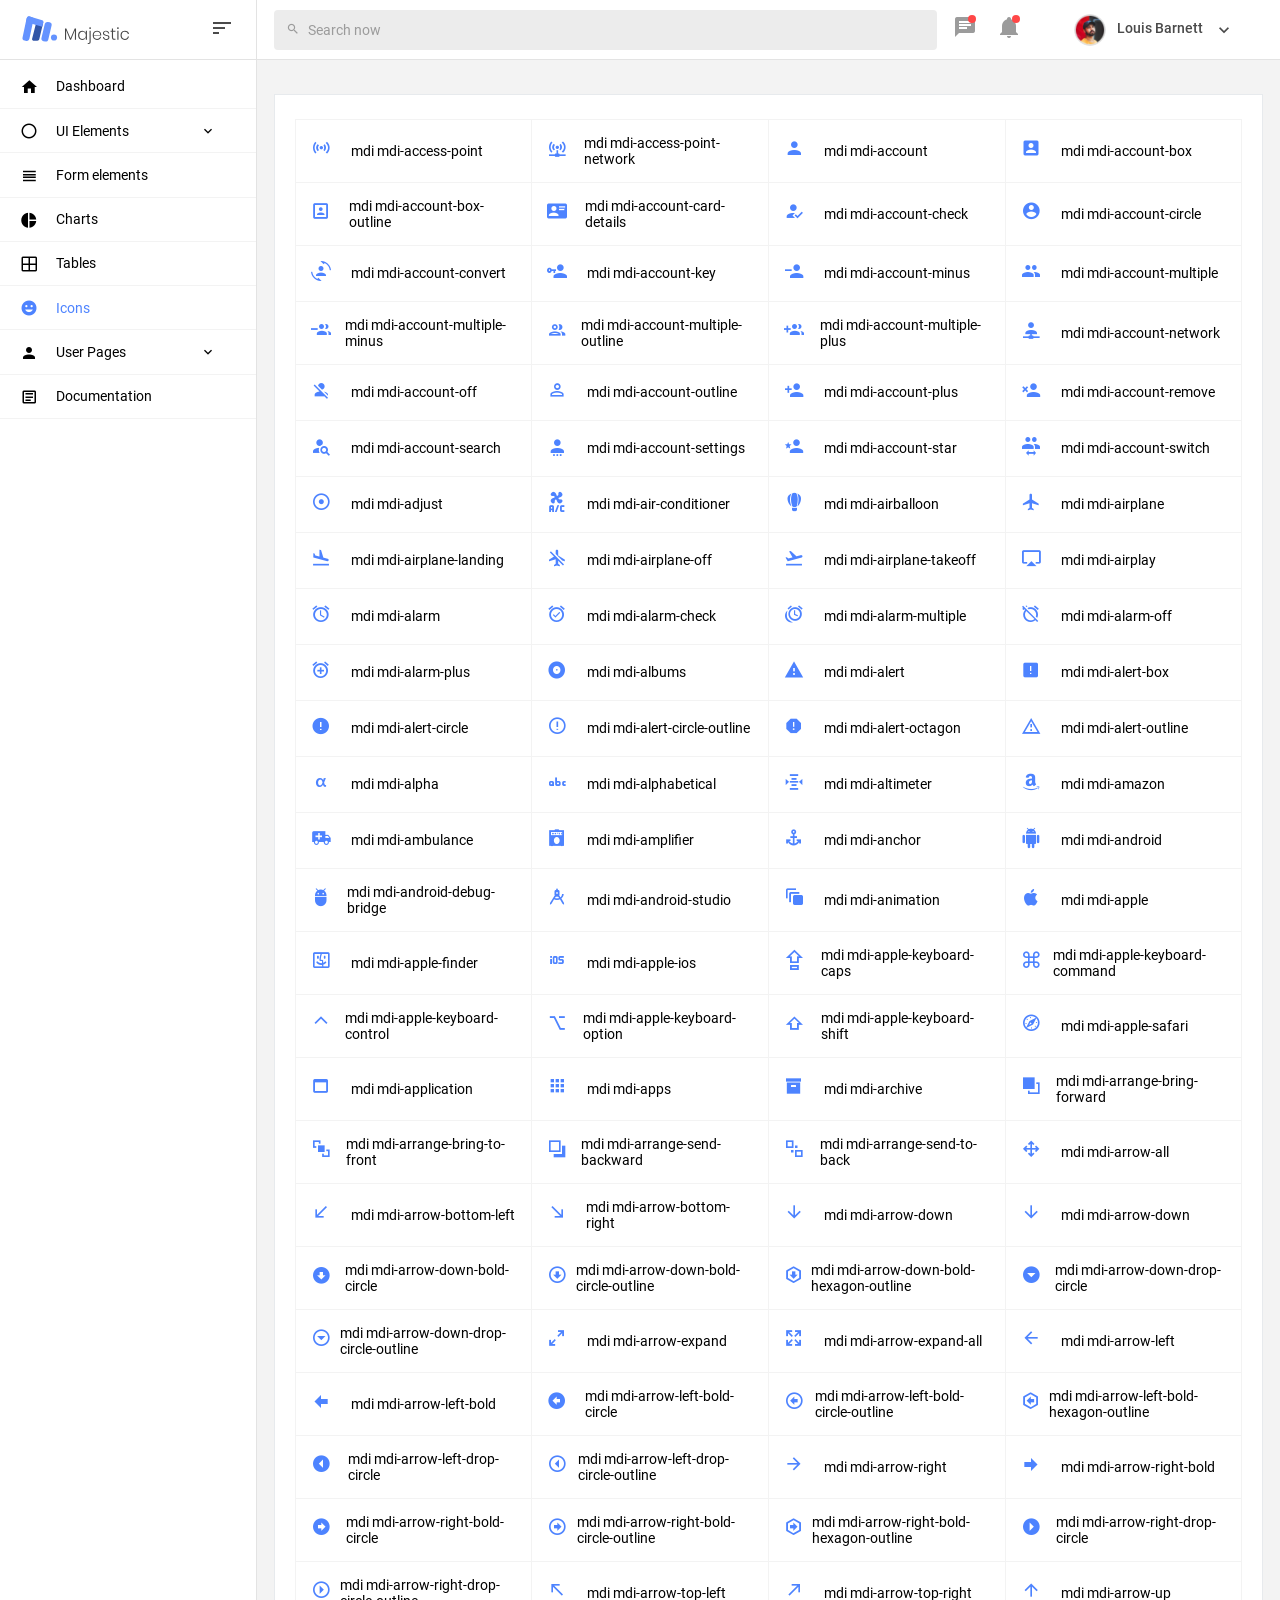
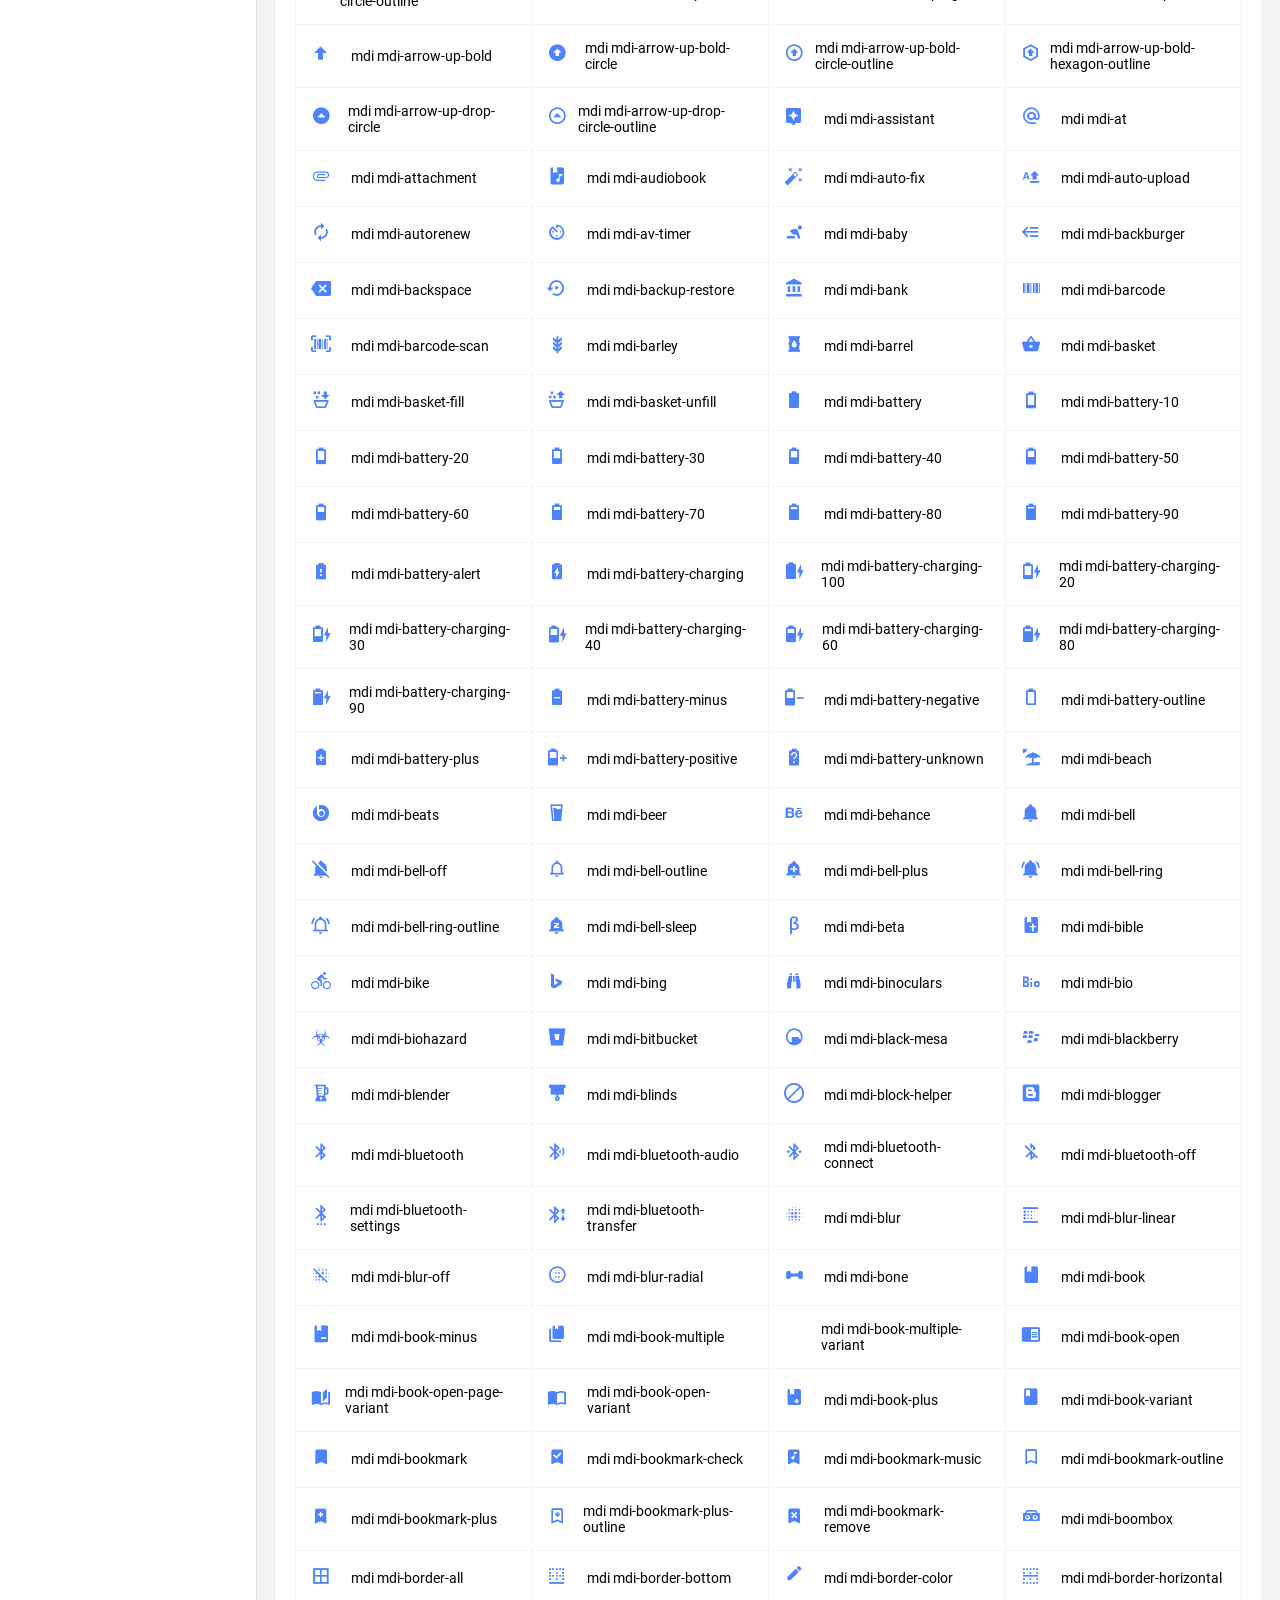
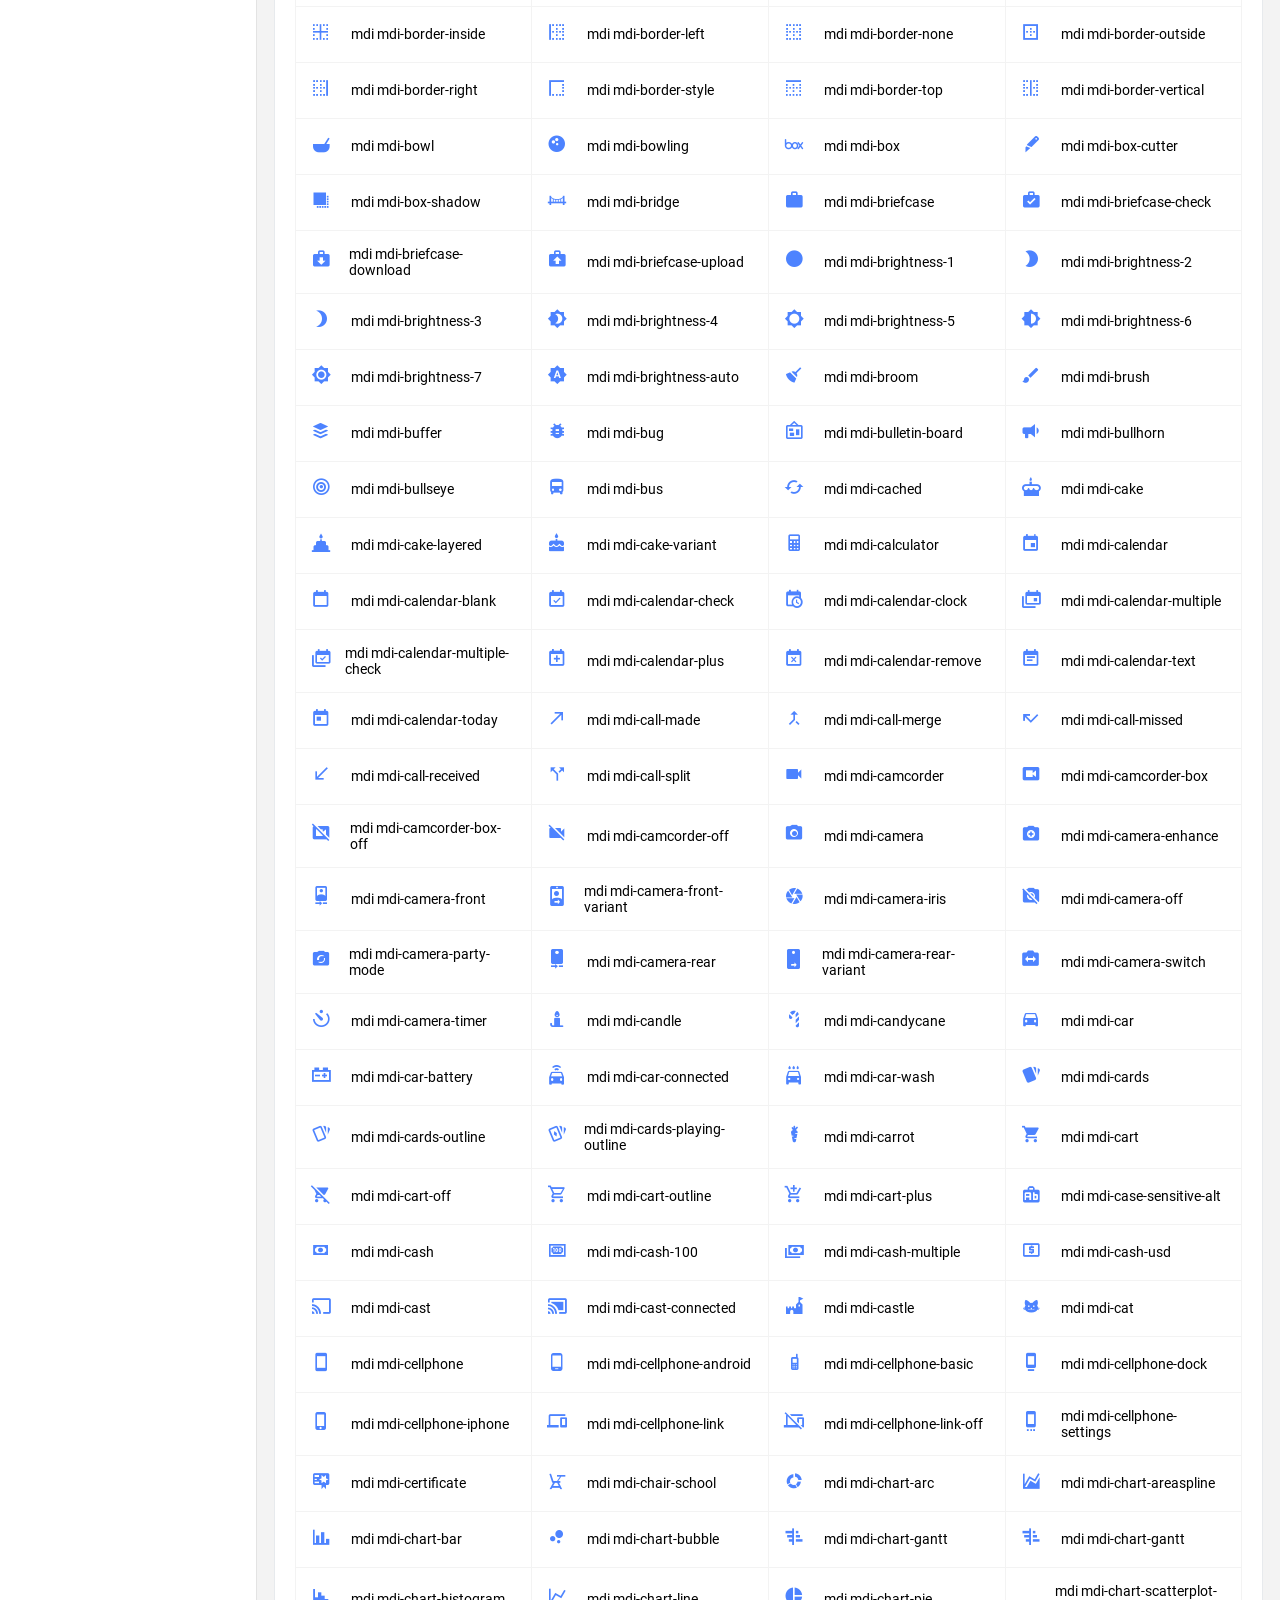
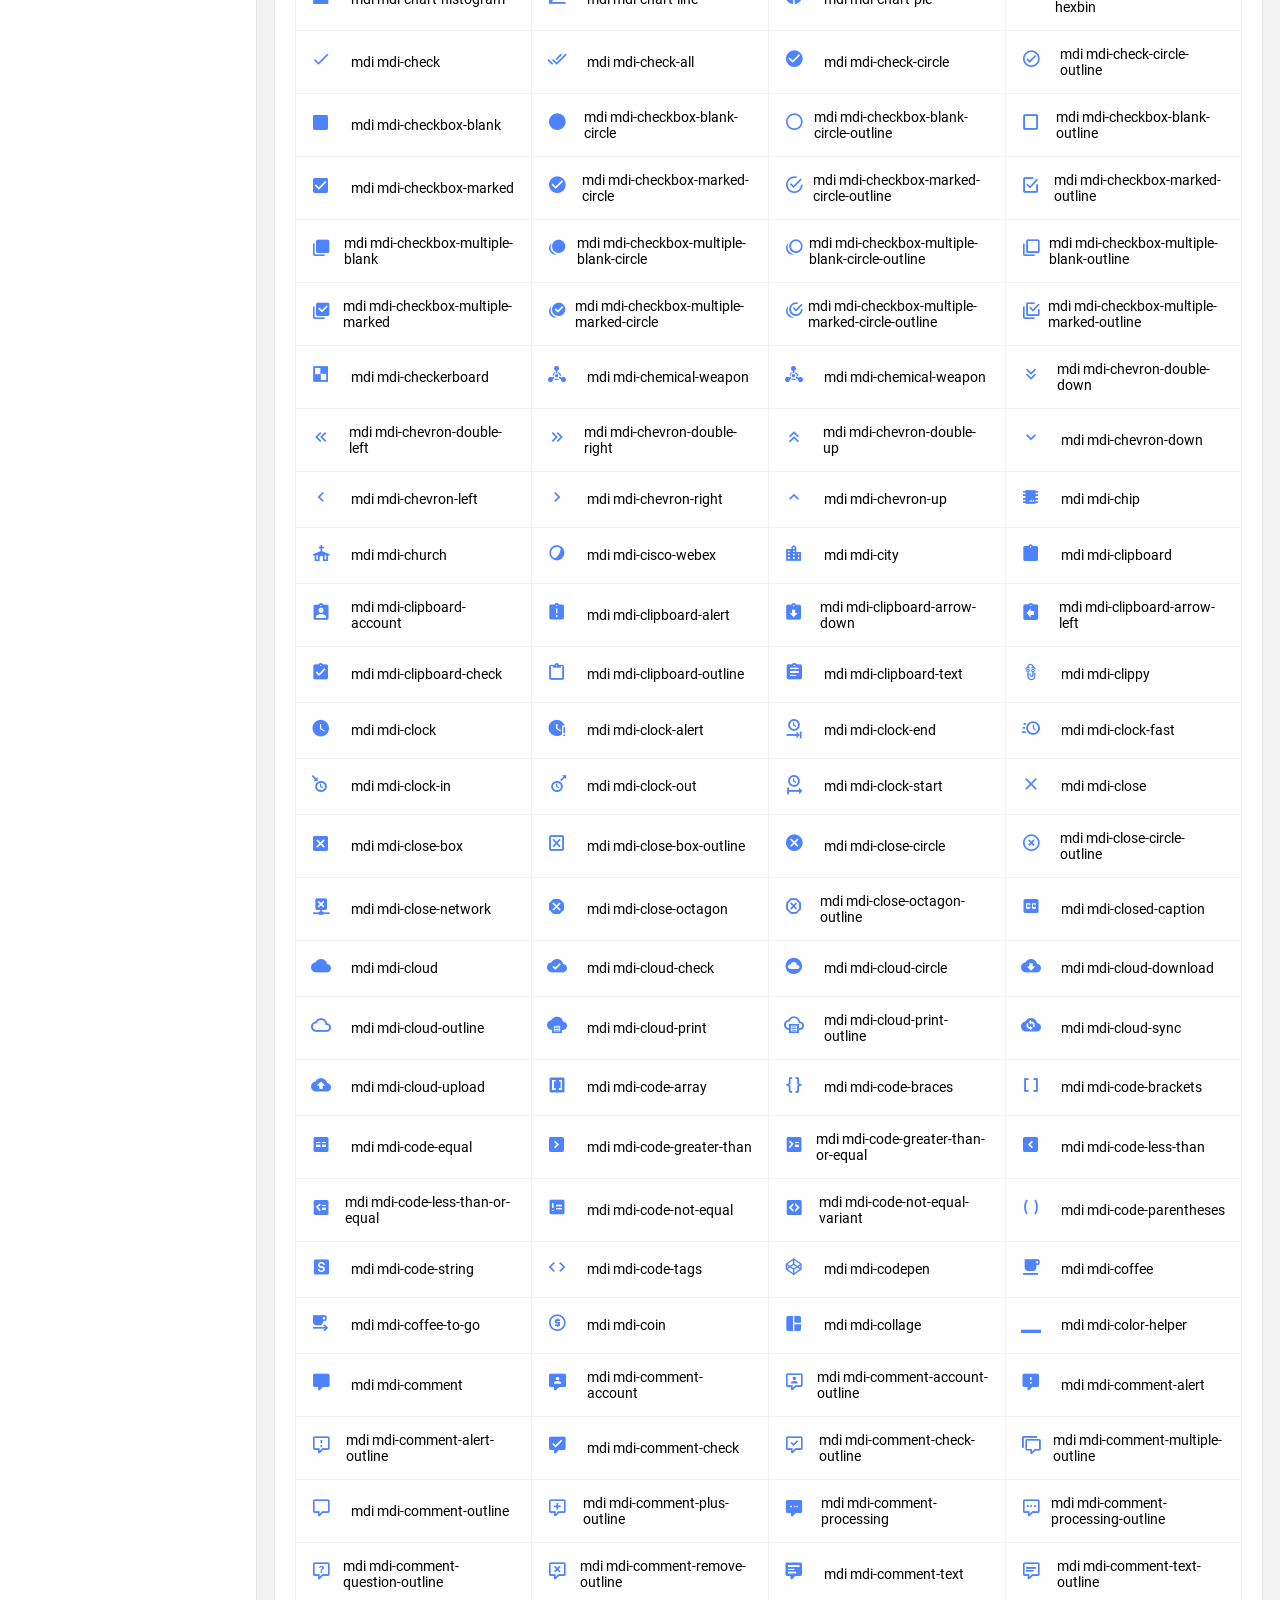
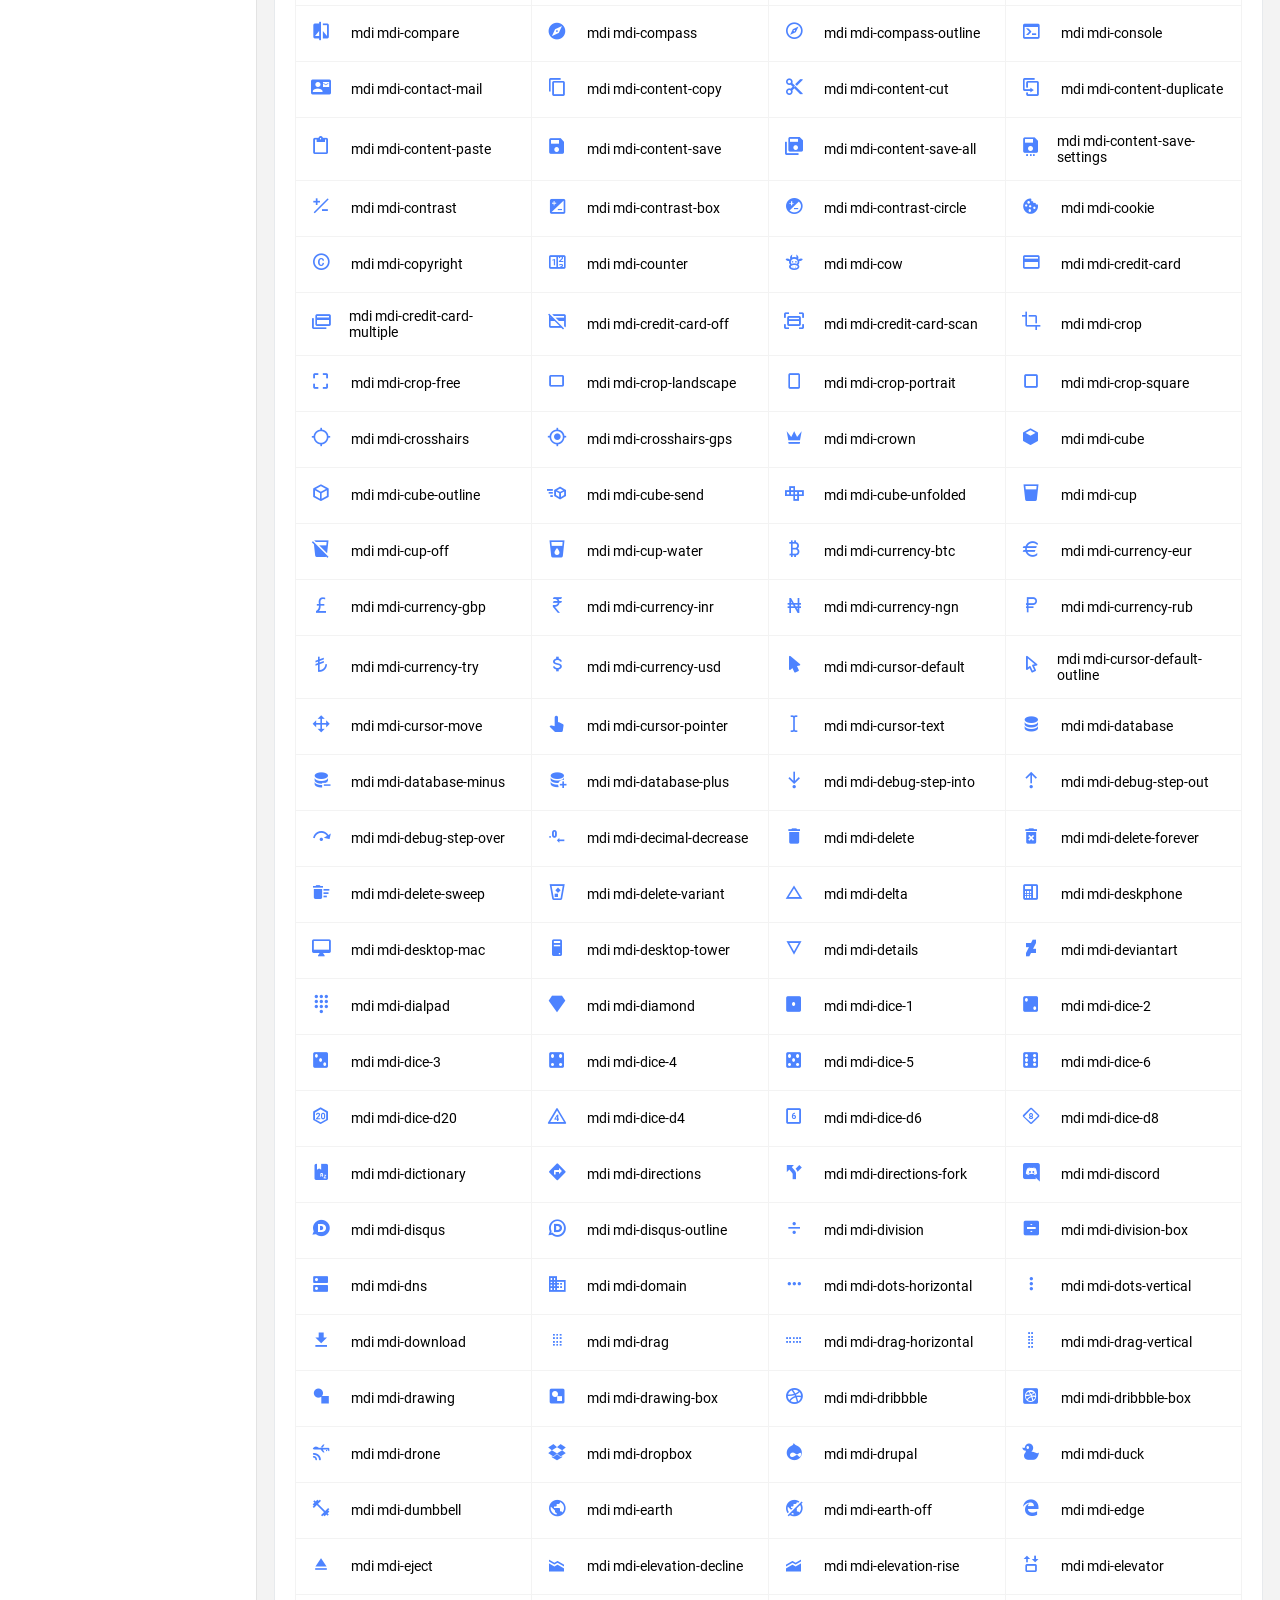
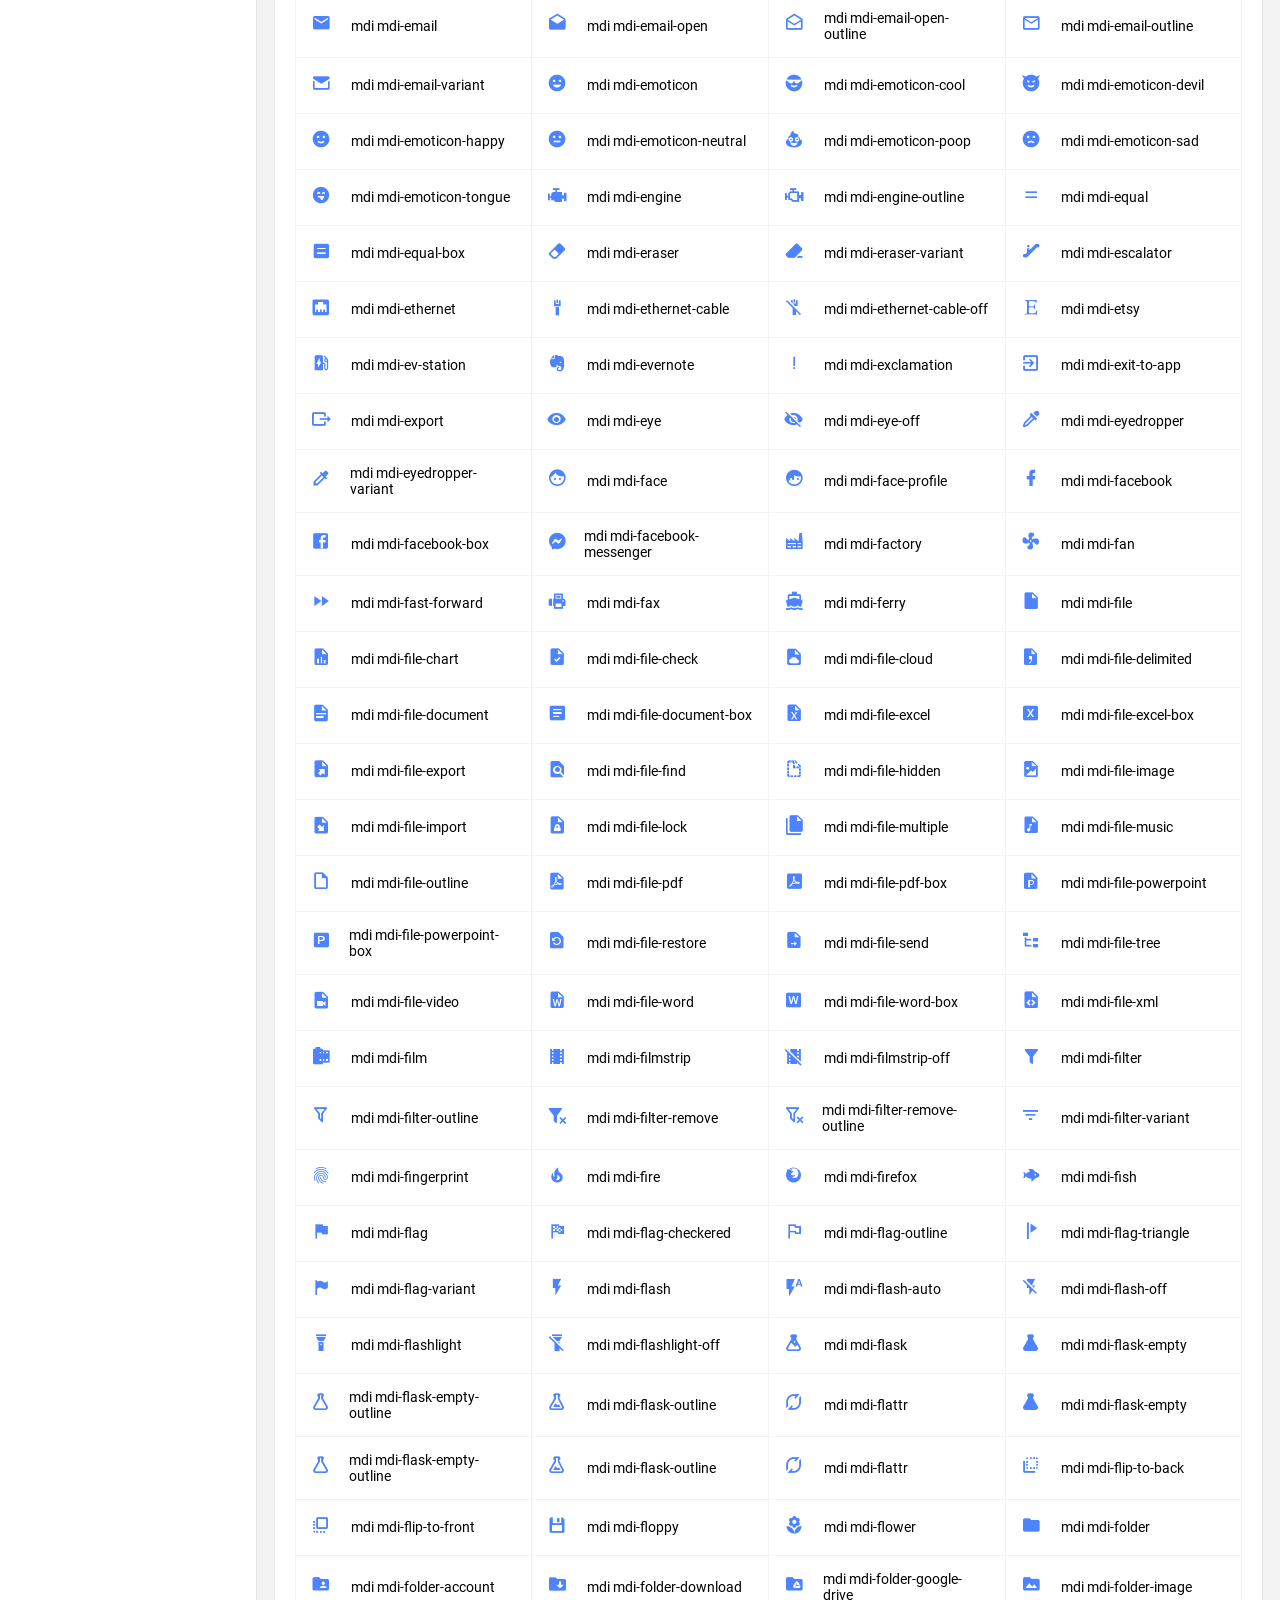
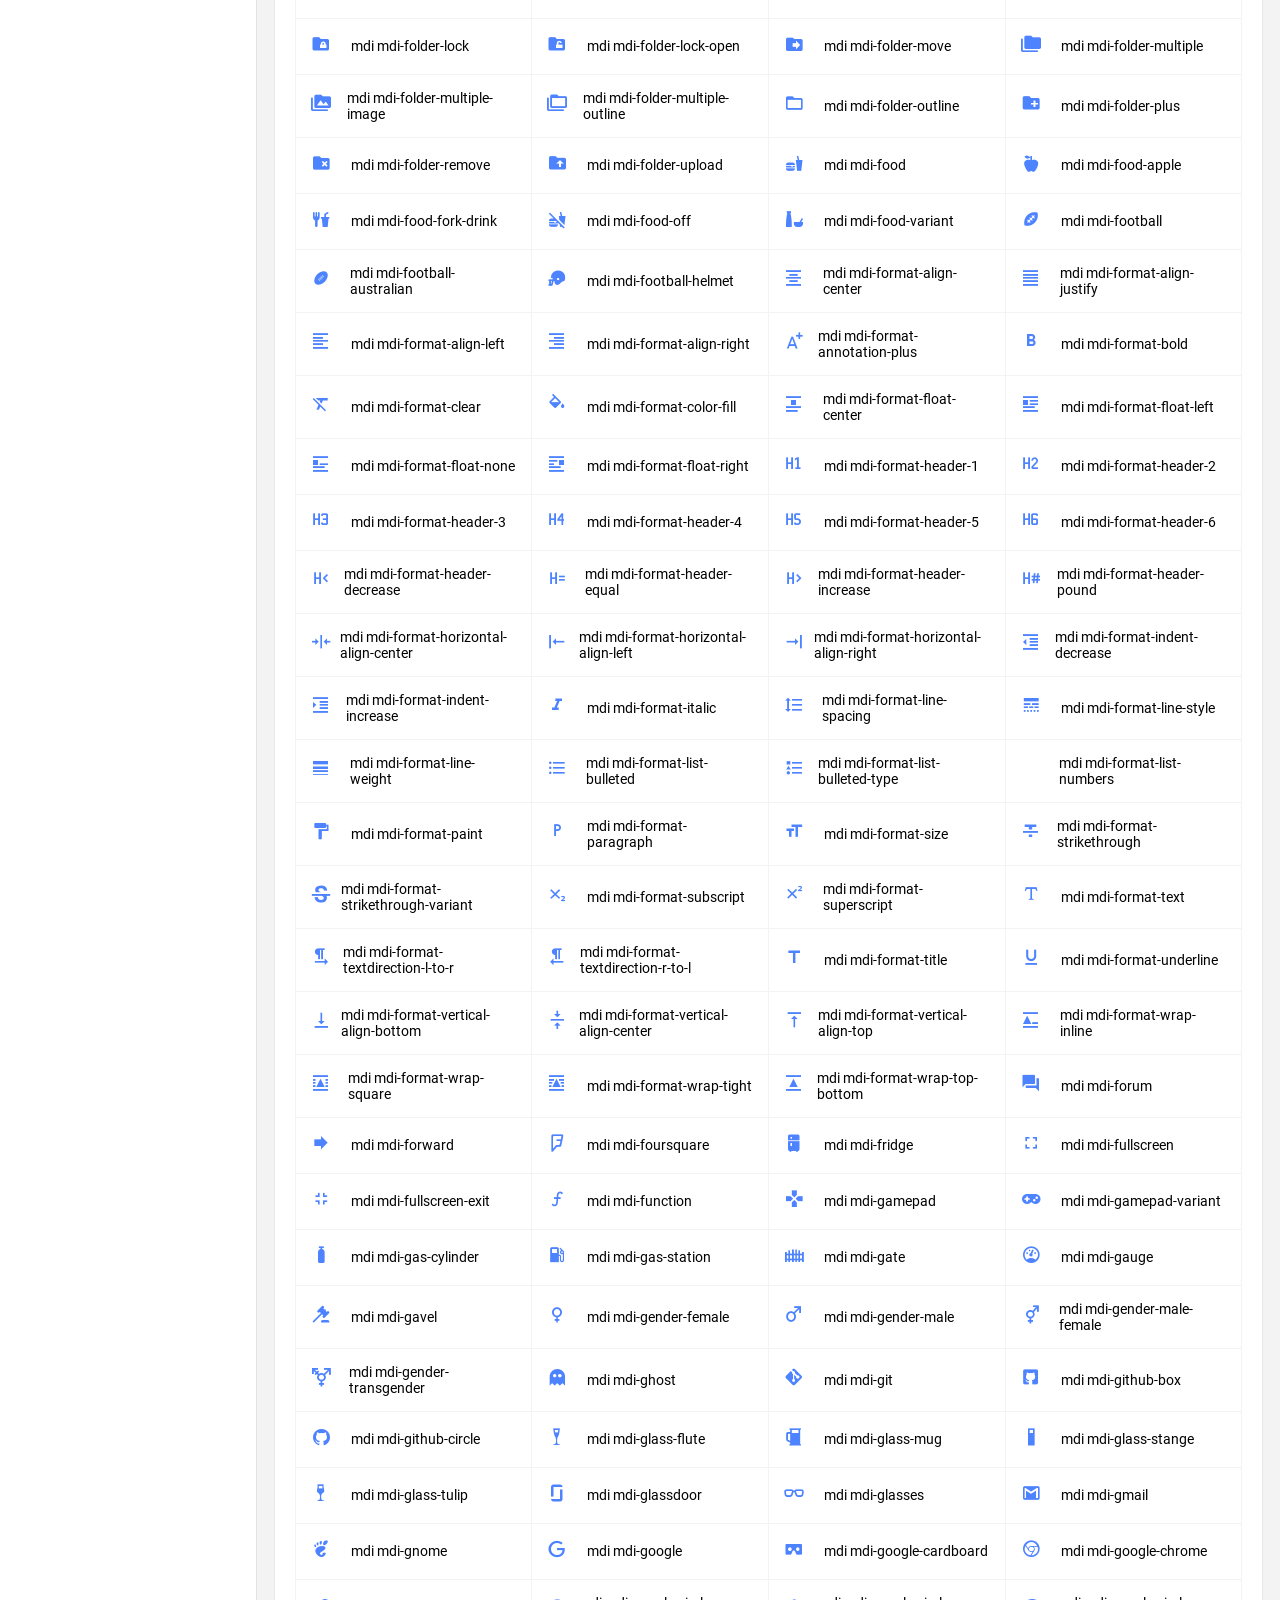
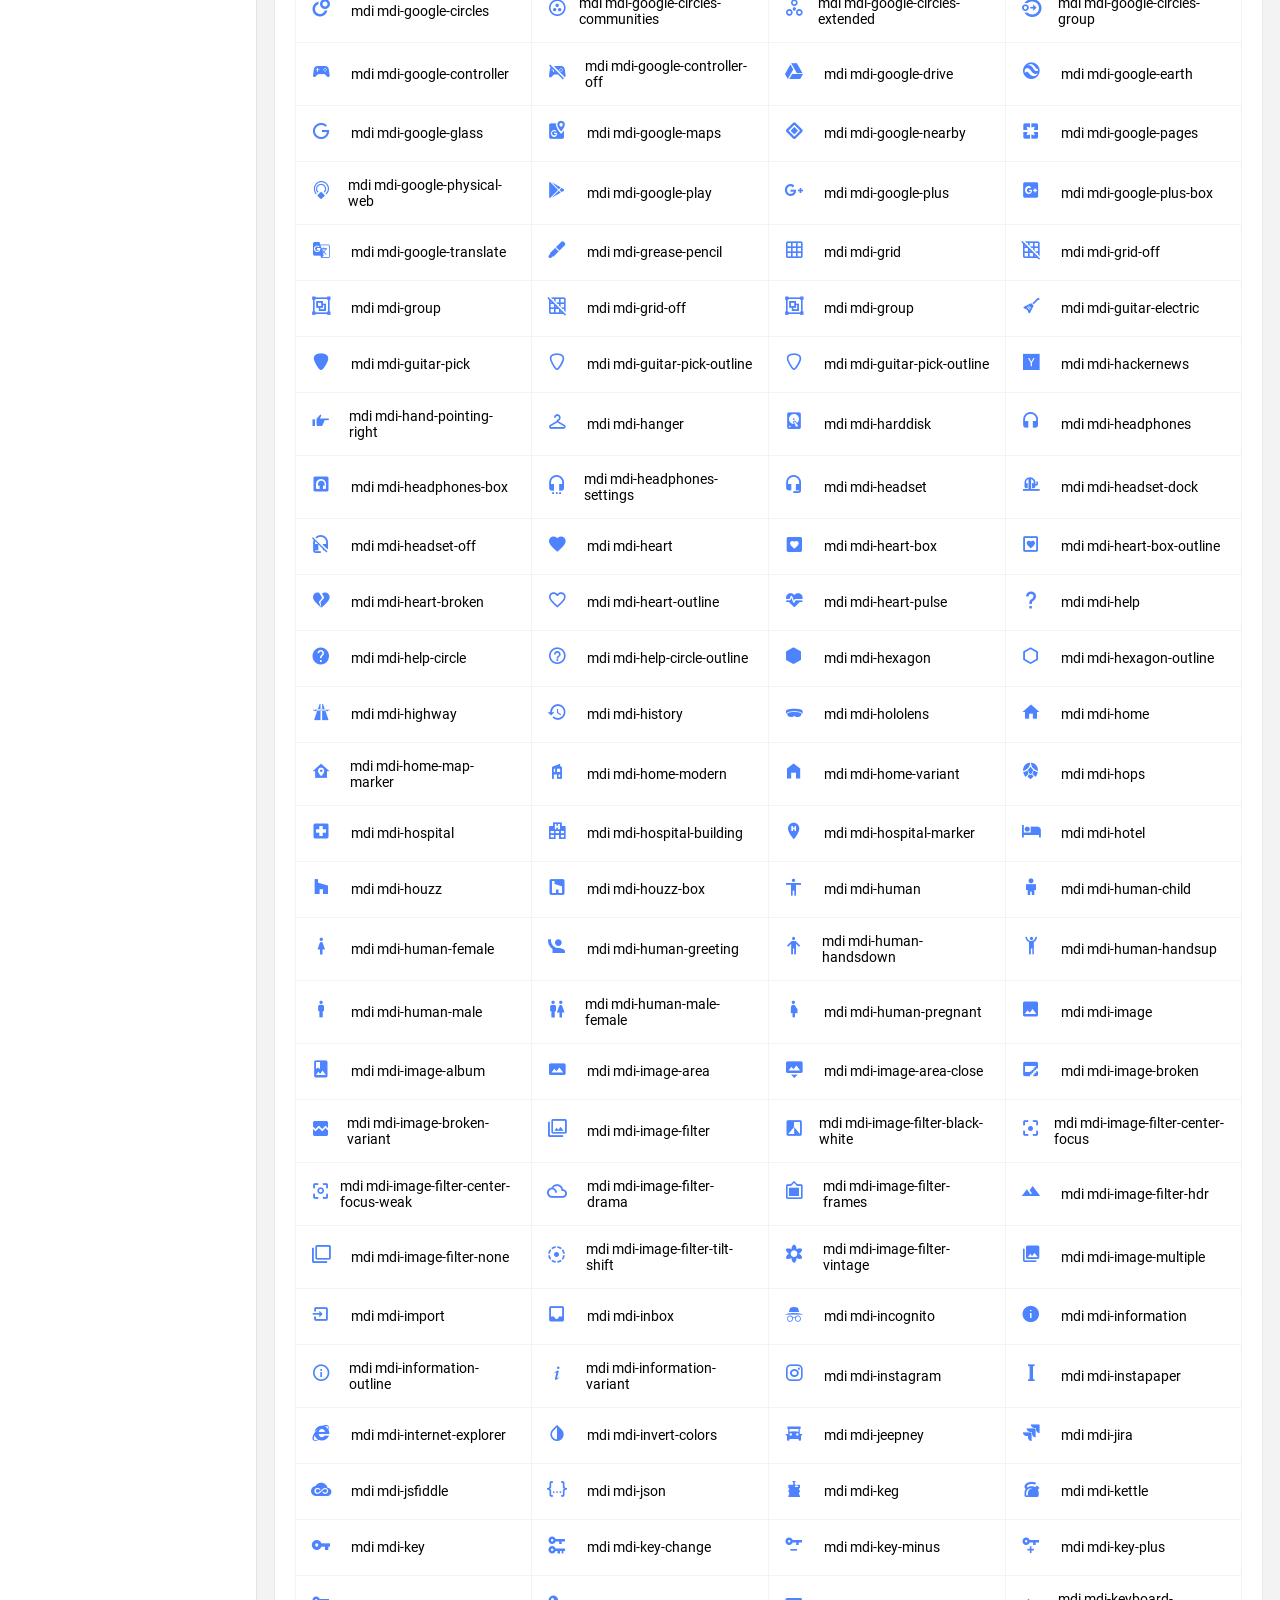
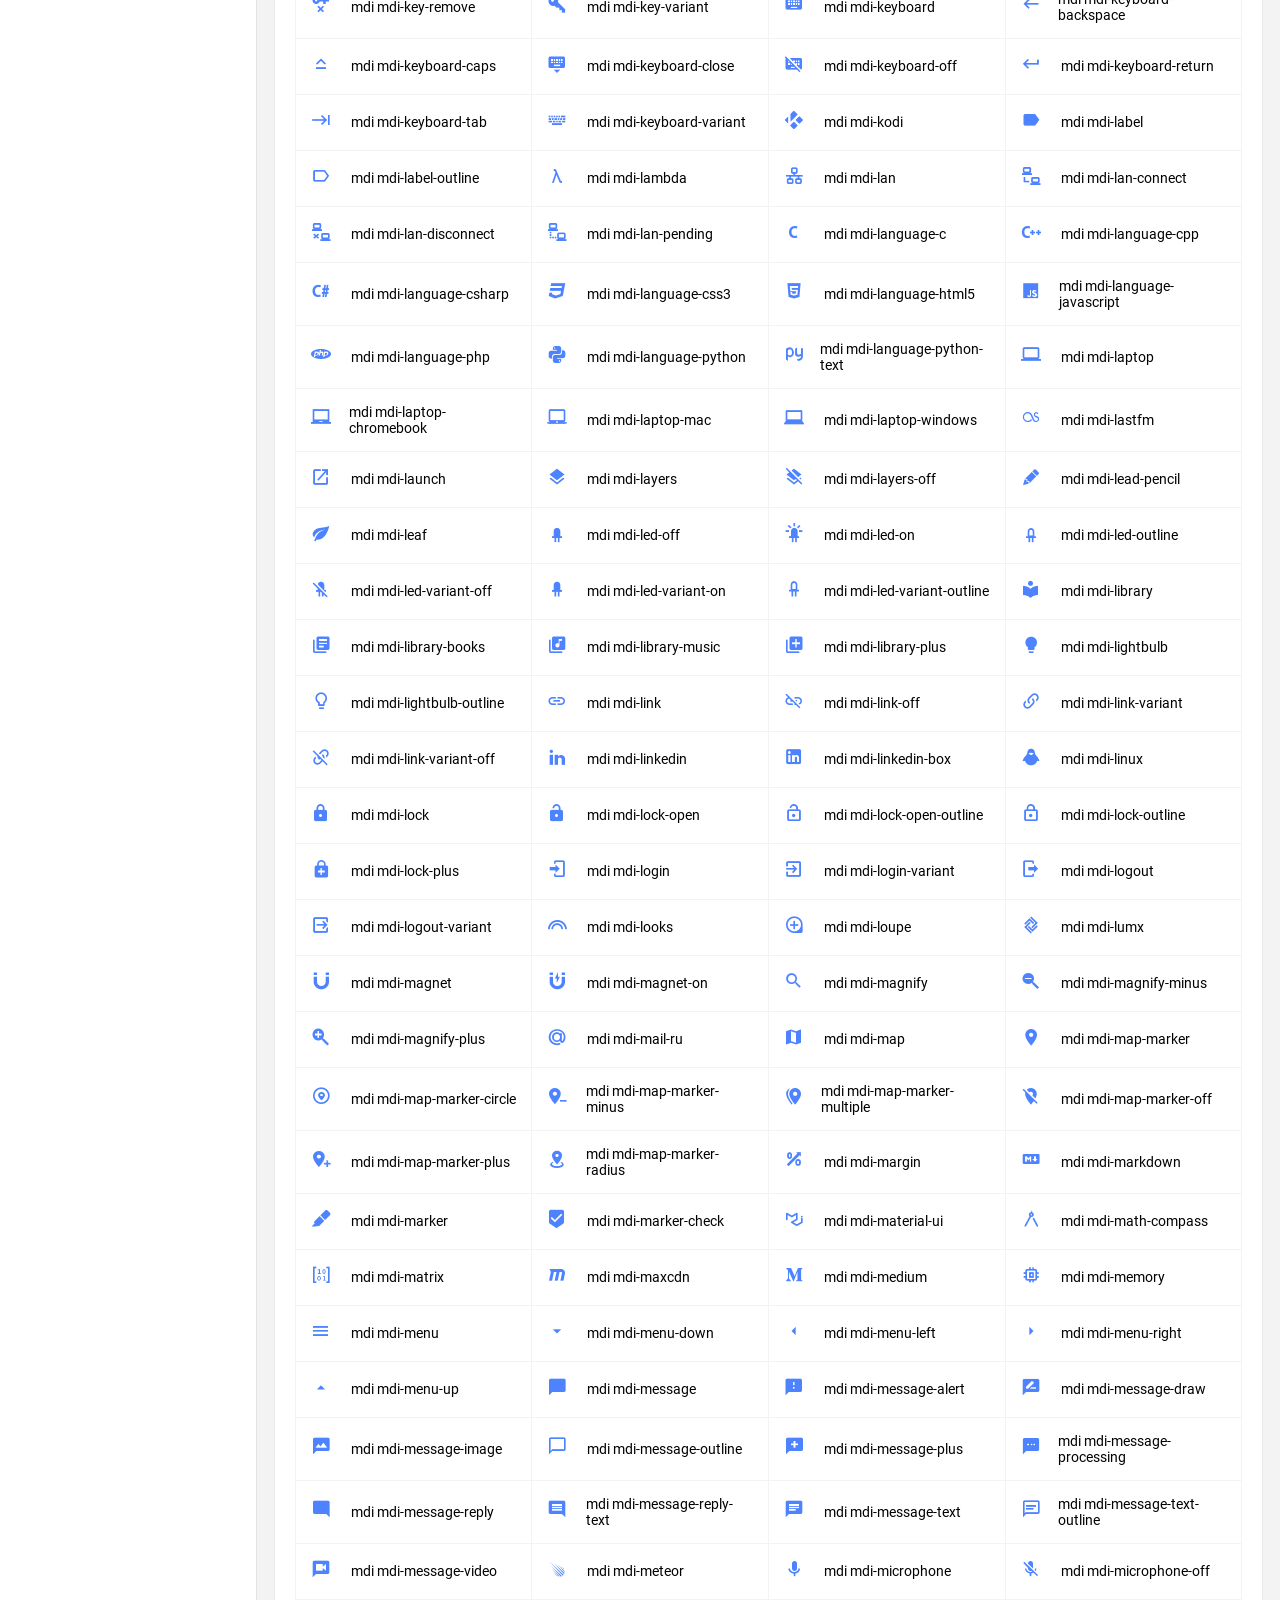
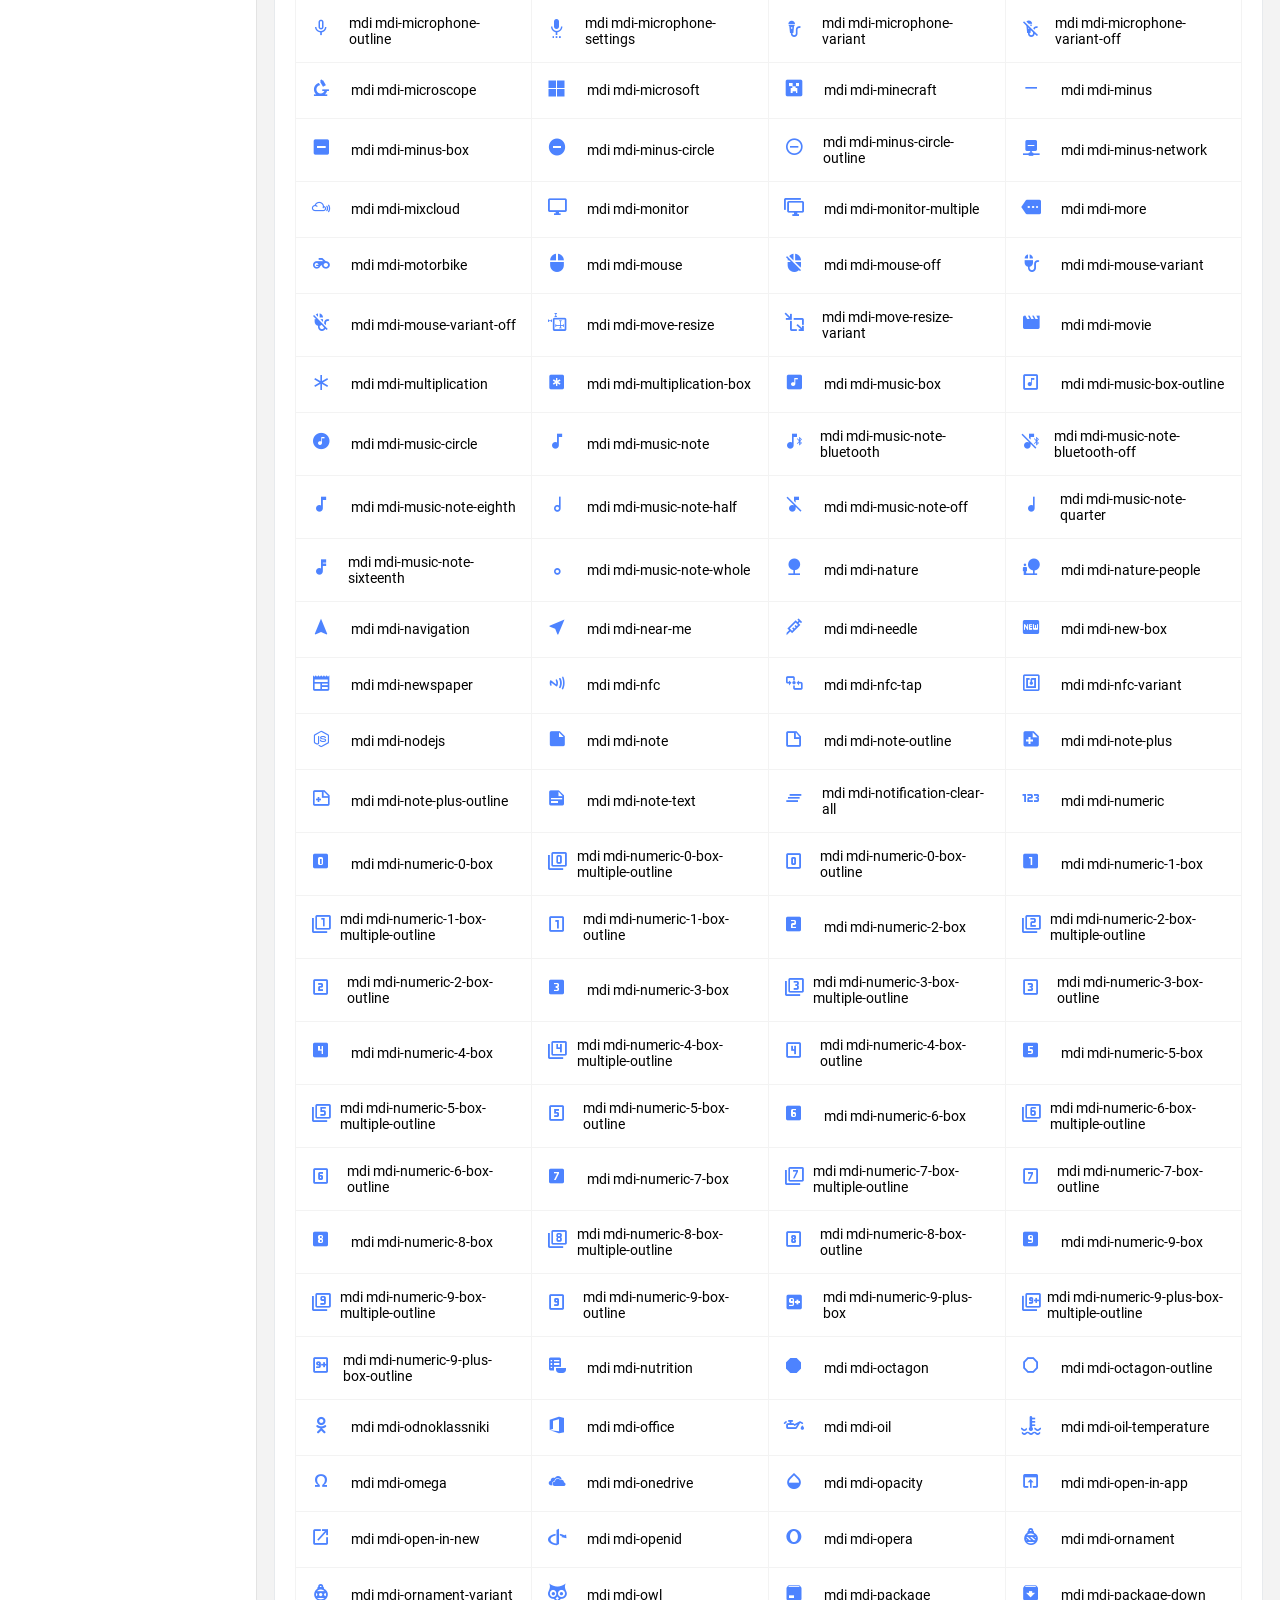
<file: Agriculture/wwwroot/MajesticAdmin-Free-Bootstrap-Admin-Template-master/template/pages/icons/mdi.html>
<!DOCTYPE html>
<html lang="en">

<head>
  <!-- Required meta tags -->
  <meta charset="utf-8">
  <meta name="viewport" content="width=device-width, initial-scale=1, shrink-to-fit=no">
  <title>Majestic Admin</title>
  <!-- plugins:css -->
  <link rel="stylesheet" href="../../vendors/mdi/css/materialdesignicons.min.css">
  <link rel="stylesheet" href="../../vendors/base/vendor.bundle.base.css">
  <!-- endinject -->
  <!-- inject:css -->
  <link rel="stylesheet" href="../../css/style.css">
  <!-- endinject -->
  <link rel="shortcut icon" href="../../images/favicon.png" />
</head>

<body>
  <div class=" container-scroller">
    <!-- partial:../../partials/_navbar.html -->
    <nav class="navbar col-lg-12 col-12 p-0 fixed-top d-flex flex-row">
      <div class="navbar-brand-wrapper d-flex justify-content-center">
        <div class="navbar-brand-inner-wrapper d-flex justify-content-between align-items-center w-100">  
          <a class="navbar-brand brand-logo" href="../../index.html"><img src="../../images/logo.svg" alt="logo"/></a>
          <a class="navbar-brand brand-logo-mini" href="../../index.html"><img src="../../images/logo-mini.svg" alt="logo"/></a>
          <button class="navbar-toggler navbar-toggler align-self-center" type="button" data-toggle="minimize">
            <span class="mdi mdi-sort-variant"></span>
          </button>
        </div>  
      </div>
      <div class="navbar-menu-wrapper d-flex align-items-center justify-content-end">
        <ul class="navbar-nav mr-lg-4 w-100">
          <li class="nav-item nav-search d-none d-lg-block w-100">
            <div class="input-group">
              <div class="input-group-prepend">
                <span class="input-group-text" id="search">
                  <i class="mdi mdi-magnify"></i>
                </span>
              </div>
              <input type="text" class="form-control" placeholder="Search now" aria-label="search" aria-describedby="search">
            </div>
          </li>
        </ul>
        <ul class="navbar-nav navbar-nav-right">
          <li class="nav-item dropdown me-1">
            <a class="nav-link count-indicator dropdown-toggle d-flex justify-content-center align-items-center" id="messageDropdown" href="#" data-bs-toggle="dropdown">
              <i class="mdi mdi-message-text mx-0"></i>
              <span class="count"></span>
            </a>
            <div class="dropdown-menu dropdown-menu-right navbar-dropdown" aria-labelledby="messageDropdown">
              <p class="mb-0 font-weight-normal float-left dropdown-header">Messages</p>
              <a class="dropdown-item">
                <div class="item-thumbnail">
                    <img src="../../images/faces/face4.jpg" alt="image" class="profile-pic">
                </div>
                <div class="item-content flex-grow">
                  <h6 class="ellipsis font-weight-normal">David Grey
                  </h6>
                  <p class="font-weight-light small-text text-muted mb-0">
                    The meeting is cancelled
                  </p>
                </div>
              </a>
              <a class="dropdown-item">
                <div class="item-thumbnail">
                    <img src="../../images/faces/face2.jpg" alt="image" class="profile-pic">
                </div>
                <div class="item-content flex-grow">
                  <h6 class="ellipsis font-weight-normal">Tim Cook
                  </h6>
                  <p class="font-weight-light small-text text-muted mb-0">
                    New product launch
                  </p>
                </div>
              </a>
              <a class="dropdown-item">
                <div class="item-thumbnail">
                    <img src="../../images/faces/face3.jpg" alt="image" class="profile-pic">
                </div>
                <div class="item-content flex-grow">
                  <h6 class="ellipsis font-weight-normal"> Johnson
                  </h6>
                  <p class="font-weight-light small-text text-muted mb-0">
                    Upcoming board meeting
                  </p>
                </div>
              </a>
            </div>
          </li>
          <li class="nav-item dropdown me-4">
            <a class="nav-link count-indicator dropdown-toggle d-flex align-items-center justify-content-center notification-dropdown" id="notificationDropdown" href="#" data-bs-toggle="dropdown">
              <i class="mdi mdi-bell mx-0"></i>
              <span class="count"></span>
            </a>
            <div class="dropdown-menu dropdown-menu-right navbar-dropdown" aria-labelledby="notificationDropdown">
              <p class="mb-0 font-weight-normal float-left dropdown-header">Notifications</p>
              <a class="dropdown-item">
                <div class="item-thumbnail">
                  <div class="item-icon bg-success">
                    <i class="mdi mdi-information mx-0"></i>
                  </div>
                </div>
                <div class="item-content">
                  <h6 class="font-weight-normal">Application Error</h6>
                  <p class="font-weight-light small-text mb-0 text-muted">
                    Just now
                  </p>
                </div>
              </a>
              <a class="dropdown-item">
                <div class="item-thumbnail">
                  <div class="item-icon bg-warning">
                    <i class="mdi mdi-settings mx-0"></i>
                  </div>
                </div>
                <div class="item-content">
                  <h6 class="font-weight-normal">Settings</h6>
                  <p class="font-weight-light small-text mb-0 text-muted">
                    Private message
                  </p>
                </div>
              </a>
              <a class="dropdown-item">
                <div class="item-thumbnail">
                  <div class="item-icon bg-info">
                    <i class="mdi mdi-account-box mx-0"></i>
                  </div>
                </div>
                <div class="item-content">
                  <h6 class="font-weight-normal">New user registration</h6>
                  <p class="font-weight-light small-text mb-0 text-muted">
                    2 days ago
                  </p>
                </div>
              </a>
            </div>
          </li>
          <li class="nav-item nav-profile dropdown">
            <a class="nav-link dropdown-toggle" href="#" data-bs-toggle="dropdown" id="profileDropdown">
              <img src="../../images/faces/face5.jpg" alt="profile"/>
              <span class="nav-profile-name">Louis Barnett</span>
            </a>
            <div class="dropdown-menu dropdown-menu-right navbar-dropdown" aria-labelledby="profileDropdown">
              <a class="dropdown-item">
                <i class="mdi mdi-settings text-primary"></i>
                Settings
              </a>
              <a class="dropdown-item">
                <i class="mdi mdi-logout text-primary"></i>
                Logout
              </a>
            </div>
          </li>
        </ul>
        <button class="navbar-toggler navbar-toggler-right d-lg-none align-self-center" type="button" data-toggle="offcanvas">
          <span class="mdi mdi-menu"></span>
        </button>
      </div>
    </nav>
    <!-- partial -->
    <div class="container-fluid page-body-wrapper">
      <!-- partial:../../partials/_sidebar.html -->
      <nav class="sidebar sidebar-offcanvas" id="sidebar">
        <ul class="nav">
          <li class="nav-item">
            <a class="nav-link" href="../../index.html">
              <i class="mdi mdi-home menu-icon"></i>
              <span class="menu-title">Dashboard</span>
            </a>
          </li>
          <li class="nav-item">
            <a class="nav-link" data-bs-toggle="collapse" href="#ui-basic" aria-expanded="false" aria-controls="ui-basic">
              <i class="mdi mdi-circle-outline menu-icon"></i>
              <span class="menu-title">UI Elements</span>
              <i class="menu-arrow"></i>
            </a>
            <div class="collapse" id="ui-basic">
              <ul class="nav flex-column sub-menu">
                <li class="nav-item"> <a class="nav-link" href="../../pages/ui-features/buttons.html">Buttons</a></li>
                <li class="nav-item"> <a class="nav-link" href="../../pages/ui-features/typography.html">Typography</a></li>
              </ul>
            </div>
          </li>
          <li class="nav-item">
            <a class="nav-link" href="../../pages/forms/basic_elements.html">
              <i class="mdi mdi-view-headline menu-icon"></i>
              <span class="menu-title">Form elements</span>
            </a>
          </li>
          <li class="nav-item">
            <a class="nav-link" href="../../pages/charts/chartjs.html">
              <i class="mdi mdi-chart-pie menu-icon"></i>
              <span class="menu-title">Charts</span>
            </a>
          </li>
          <li class="nav-item">
            <a class="nav-link" href="../../pages/tables/basic-table.html">
              <i class="mdi mdi-grid-large menu-icon"></i>
              <span class="menu-title">Tables</span>
            </a>
          </li>
          <li class="nav-item">
            <a class="nav-link" href="../../pages/icons/mdi.html">
              <i class="mdi mdi-emoticon menu-icon"></i>
              <span class="menu-title">Icons</span>
            </a>
          </li>
          <li class="nav-item">
            <a class="nav-link" data-bs-toggle="collapse" href="#auth" aria-expanded="false" aria-controls="auth">
              <i class="mdi mdi-account menu-icon"></i>
              <span class="menu-title">User Pages</span>
              <i class="menu-arrow"></i>
            </a>
            <div class="collapse" id="auth">
              <ul class="nav flex-column sub-menu">
                <li class="nav-item"> <a class="nav-link" href="../../pages/samples/login.html"> Login </a></li>
                <li class="nav-item"> <a class="nav-link" href="../../pages/samples/login-2.html"> Login 2 </a></li>
                <li class="nav-item"> <a class="nav-link" href="../../pages/samples/register.html"> Register </a></li>
                <li class="nav-item"> <a class="nav-link" href="../../pages/samples/register-2.html"> Register 2 </a></li>
                <li class="nav-item"> <a class="nav-link" href="../../pages/samples/lock-screen.html"> Lockscreen </a></li>
              </ul>
            </div>
          </li>
          <li class="nav-item">
            <a class="nav-link" href="../../documentation/documentation.html">
              <i class="mdi mdi-file-document-box-outline menu-icon"></i>
              <span class="menu-title">Documentation</span>
            </a>
          </li>
        </ul>
      </nav>
      <!-- partial -->
      <div class="main-panel">        
        <div class="content-wrapper">
          <div class="row">
            <div class="col-lg-12 grid-margin">
              <div class="card">
                <div class="card-body">
                  <div class="row icons-list">
                    <div class="col-sm-6 col-md-4 col-lg-3">
                        <i class="mdi mdi-access-point"></i> mdi mdi-access-point
                    </div>
                    <div class="col-sm-6 col-md-4 col-lg-3">
                        <i class="mdi mdi-access-point-network"></i> mdi mdi-access-point-network
                    </div>
                    <div class="col-sm-6 col-md-4 col-lg-3">
                        <i class="mdi mdi-account"></i> mdi mdi-account
                    </div>
                    <div class="col-sm-6 col-md-4 col-lg-3">
                        <i class="mdi mdi-account-box"></i> mdi mdi-account-box
                    </div>
                    <div class="col-sm-6 col-md-4 col-lg-3">
                        <i class="mdi mdi-account-box-outline"></i> mdi mdi-account-box-outline
                    </div>
                    <div class="col-sm-6 col-md-4 col-lg-3">
                        <i class="mdi mdi-account-card-details"></i> mdi mdi-account-card-details
                    </div>
                    <div class="col-sm-6 col-md-4 col-lg-3">
                        <i class="mdi mdi-account-check"></i> mdi mdi-account-check
                    </div>
                    <div class="col-sm-6 col-md-4 col-lg-3">
                        <i class="mdi mdi-account-circle"></i> mdi mdi-account-circle
                    </div>
                    <div class="col-sm-6 col-md-4 col-lg-3">
                        <i class="mdi mdi-account-convert"></i> mdi mdi-account-convert
                    </div>
                    <div class="col-sm-6 col-md-4 col-lg-3">
                        <i class="mdi mdi-account-key"></i> mdi mdi-account-key
                    </div>
                    <div class="col-sm-6 col-md-4 col-lg-3">
                        <i class="mdi mdi-account-minus"></i> mdi mdi-account-minus
                    </div>
                    <div class="col-sm-6 col-md-4 col-lg-3">
                        <i class="mdi mdi-account-multiple"></i> mdi mdi-account-multiple
                    </div>
                    <div class="col-sm-6 col-md-4 col-lg-3">
                        <i class="mdi mdi-account-multiple-minus"></i> mdi mdi-account-multiple-minus
                    </div>
                    <div class="col-sm-6 col-md-4 col-lg-3">
                        <i class="mdi mdi-account-multiple-outline"></i> mdi mdi-account-multiple-outline
                    </div>
                    <div class="col-sm-6 col-md-4 col-lg-3">
                        <i class="mdi mdi-account-multiple-plus"></i> mdi mdi-account-multiple-plus
                    </div>
                    <div class="col-sm-6 col-md-4 col-lg-3">
                        <i class="mdi mdi-account-network"></i> mdi mdi-account-network
                    </div>
                    <div class="col-sm-6 col-md-4 col-lg-3">
                        <i class="mdi mdi-account-off"></i> mdi mdi-account-off
                    </div>
                    <div class="col-sm-6 col-md-4 col-lg-3">
                        <i class="mdi mdi-account-outline"></i> mdi mdi-account-outline
                    </div>
                    <div class="col-sm-6 col-md-4 col-lg-3">
                        <i class="mdi mdi-account-plus"></i> mdi mdi-account-plus
                    </div>
                    <div class="col-sm-6 col-md-4 col-lg-3">
                        <i class="mdi mdi-account-remove"></i> mdi mdi-account-remove
                    </div>
                    <div class="col-sm-6 col-md-4 col-lg-3">
                        <i class="mdi mdi-account-search"></i> mdi mdi-account-search
                    </div>
                    <div class="col-sm-6 col-md-4 col-lg-3">
                        <i class="mdi mdi-account-settings"></i> mdi mdi-account-settings
                    </div>
                    <div class="col-sm-6 col-md-4 col-lg-3">
                        <i class="mdi mdi-account-star"></i> mdi mdi-account-star
                    </div>
                    <div class="col-sm-6 col-md-4 col-lg-3">
                        <i class="mdi mdi-account-switch"></i> mdi mdi-account-switch
                    </div>
                    <div class="col-sm-6 col-md-4 col-lg-3">
                        <i class="mdi mdi-adjust"></i> mdi mdi-adjust
                    </div>
                    <div class="col-sm-6 col-md-4 col-lg-3">
                        <i class="mdi mdi-air-conditioner"></i> mdi mdi-air-conditioner
                    </div>
                    <div class="col-sm-6 col-md-4 col-lg-3">
                        <i class="mdi mdi-airballoon"></i> mdi mdi-airballoon
                    </div>
                    <div class="col-sm-6 col-md-4 col-lg-3">
                        <i class="mdi mdi-airplane"></i> mdi mdi-airplane
                    </div>
                    <div class="col-sm-6 col-md-4 col-lg-3">
                        <i class="mdi mdi-airplane-landing"></i> mdi mdi-airplane-landing
                    </div>
                    <div class="col-sm-6 col-md-4 col-lg-3">
                        <i class="mdi mdi-airplane-off"></i> mdi mdi-airplane-off
                    </div>
                    <div class="col-sm-6 col-md-4 col-lg-3">
                        <i class="mdi mdi-airplane-takeoff"></i> mdi mdi-airplane-takeoff
                    </div>
                    <div class="col-sm-6 col-md-4 col-lg-3">
                        <i class="mdi mdi-airplay"></i> mdi mdi-airplay
                    </div>
                    <div class="col-sm-6 col-md-4 col-lg-3">
                        <i class="mdi mdi-alarm"></i> mdi mdi-alarm
                    </div>
                    <div class="col-sm-6 col-md-4 col-lg-3">
                        <i class="mdi mdi-alarm-check"></i> mdi mdi-alarm-check
                    </div>
                    <div class="col-sm-6 col-md-4 col-lg-3">
                        <i class="mdi mdi-alarm-multiple"></i> mdi mdi-alarm-multiple
                    </div>
                    <div class="col-sm-6 col-md-4 col-lg-3">
                        <i class="mdi mdi-alarm-off"></i> mdi mdi-alarm-off
                    </div>
                    <div class="col-sm-6 col-md-4 col-lg-3">
                        <i class="mdi mdi-alarm-plus"></i> mdi mdi-alarm-plus
                    </div>
                    <div class="col-sm-6 col-md-4 col-lg-3">
                        <i class="mdi mdi-album"></i> mdi mdi-albums
                    </div>
                    <div class="col-sm-6 col-md-4 col-lg-3">
                        <i class="mdi mdi-alert"></i> mdi mdi-alert
                    </div>
                    <div class="col-sm-6 col-md-4 col-lg-3">
                        <i class="mdi mdi-alert-box"></i> mdi mdi-alert-box
                    </div>
                    <div class="col-sm-6 col-md-4 col-lg-3">
                        <i class="mdi mdi-alert-circle"></i> mdi mdi-alert-circle
                    </div>
                    <div class="col-sm-6 col-md-4 col-lg-3">
                        <i class="mdi mdi-alert-circle-outline"></i> mdi mdi-alert-circle-outline
                    </div>
                    <div class="col-sm-6 col-md-4 col-lg-3">
                        <i class="mdi mdi-alert-octagon"></i> mdi mdi-alert-octagon
                    </div>
                    <div class="col-sm-6 col-md-4 col-lg-3">
                        <i class="mdi mdi-alert-outline"></i> mdi mdi-alert-outline
                    </div>
                    <div class="col-sm-6 col-md-4 col-lg-3">
                        <i class="mdi mdi-alpha"></i> mdi mdi-alpha
                    </div>
                    <div class="col-sm-6 col-md-4 col-lg-3">
                        <i class="mdi mdi-alphabetical"></i> mdi mdi-alphabetical
                    </div>
                    <div class="col-sm-6 col-md-4 col-lg-3">
                        <i class="mdi mdi-altimeter"></i> mdi mdi-altimeter
                    </div>
                    <div class="col-sm-6 col-md-4 col-lg-3">
                        <i class="mdi mdi-amazon"></i> mdi mdi-amazon
                    </div>
                    <div class="col-sm-6 col-md-4 col-lg-3">
                        <i class="mdi mdi-ambulance"></i> mdi mdi-ambulance
                    </div>
                    <div class="col-sm-6 col-md-4 col-lg-3">
                        <i class="mdi mdi-amplifier"></i> mdi mdi-amplifier
                    </div>
                    <div class="col-sm-6 col-md-4 col-lg-3">
                        <i class="mdi mdi-anchor"></i> mdi mdi-anchor
                    </div>
                    <div class="col-sm-6 col-md-4 col-lg-3">
                        <i class="mdi mdi-android"></i> mdi mdi-android
                    </div>
                    <div class="col-sm-6 col-md-4 col-lg-3">
                        <i class="mdi mdi-android-debug-bridge"></i> mdi mdi-android-debug-bridge
                    </div>
                    <div class="col-sm-6 col-md-4 col-lg-3">
                        <i class="mdi mdi-android-studio"></i> mdi mdi-android-studio
                    </div>
                    <div class="col-sm-6 col-md-4 col-lg-3">
                        <i class="mdi mdi-animation"></i> mdi mdi-animation
                    </div>
                    <div class="col-sm-6 col-md-4 col-lg-3">
                        <i class="mdi mdi-apple"></i> mdi mdi-apple
                    </div>
                    <div class="col-sm-6 col-md-4 col-lg-3">
                        <i class="mdi mdi-apple-finder"></i> mdi mdi-apple-finder
                    </div>
                    <div class="col-sm-6 col-md-4 col-lg-3">
                        <i class="mdi mdi-apple-ios"></i> mdi mdi-apple-ios
                    </div>
                    <div class="col-sm-6 col-md-4 col-lg-3">
                        <i class="mdi mdi-apple-keyboard-caps"></i> mdi mdi-apple-keyboard-caps
                    </div>
                    <div class="col-sm-6 col-md-4 col-lg-3">
                        <i class="mdi mdi-apple-keyboard-command"></i> mdi mdi-apple-keyboard-command
                    </div>
                    <div class="col-sm-6 col-md-4 col-lg-3">
                        <i class="mdi mdi-apple-keyboard-control"></i> mdi mdi-apple-keyboard-control
                    </div>
                    <div class="col-sm-6 col-md-4 col-lg-3">
                        <i class="mdi mdi-apple-keyboard-option"></i> mdi mdi-apple-keyboard-option
                    </div>
                    <div class="col-sm-6 col-md-4 col-lg-3">
                        <i class="mdi mdi-apple-keyboard-shift"></i> mdi mdi-apple-keyboard-shift
                    </div>
                    <div class="col-sm-6 col-md-4 col-lg-3">
                        <i class="mdi mdi-apple-safari"></i> mdi mdi-apple-safari
                    </div>
                    <div class="col-sm-6 col-md-4 col-lg-3">
                        <i class="mdi mdi-application"></i> mdi mdi-application
                    </div>
                    <div class="col-sm-6 col-md-4 col-lg-3">
                        <i class="mdi mdi-apps"></i> mdi mdi-apps
                    </div>
                    <div class="col-sm-6 col-md-4 col-lg-3">
                        <i class="mdi mdi-archive"></i> mdi mdi-archive
                    </div>
                    <div class="col-sm-6 col-md-4 col-lg-3">
                        <i class="mdi mdi-arrange-bring-forward"></i> mdi mdi-arrange-bring-forward
                    </div>
                    <div class="col-sm-6 col-md-4 col-lg-3">
                        <i class="mdi mdi-arrange-bring-to-front"></i> mdi mdi-arrange-bring-to-front
                    </div>
                    <div class="col-sm-6 col-md-4 col-lg-3">
                        <i class="mdi mdi-arrange-send-backward"></i> mdi mdi-arrange-send-backward
                    </div>
                    <div class="col-sm-6 col-md-4 col-lg-3">
                        <i class="mdi mdi-arrange-send-to-back"></i> mdi mdi-arrange-send-to-back
                    </div>
                    <div class="col-sm-6 col-md-4 col-lg-3">
                        <i class="mdi mdi-arrow-all"></i> mdi mdi-arrow-all
                    </div>
                    <div class="col-sm-6 col-md-4 col-lg-3">
                        <i class="mdi mdi-arrow-bottom-left"></i> mdi mdi-arrow-bottom-left
                    </div>
                    <div class="col-sm-6 col-md-4 col-lg-3">
                        <i class="mdi mdi-arrow-bottom-right"></i> mdi mdi-arrow-bottom-right
                    </div>
                    <div class="col-sm-6 col-md-4 col-lg-3">
                        <i class="mdi mdi-arrow-down"></i> mdi mdi-arrow-down
                    </div>
                    <div class="col-sm-6 col-md-4 col-lg-3">
                        <i class="mdi mdi-arrow-down"></i> mdi mdi-arrow-down
                    </div>
                    <div class="col-sm-6 col-md-4 col-lg-3">
                        <i class="mdi mdi-arrow-down-bold-circle"></i> mdi mdi-arrow-down-bold-circle
                    </div>
                    <div class="col-sm-6 col-md-4 col-lg-3">
                        <i class="mdi mdi-arrow-down-bold-circle-outline"></i> mdi mdi-arrow-down-bold-circle-outline
                    </div>
                    <div class="col-sm-6 col-md-4 col-lg-3">
                        <i class="mdi mdi-arrow-down-bold-hexagon-outline"></i> mdi mdi-arrow-down-bold-hexagon-outline
                    </div>
                    <div class="col-sm-6 col-md-4 col-lg-3">
                        <i class="mdi mdi-arrow-down-drop-circle"></i> mdi mdi-arrow-down-drop-circle
                    </div>
                    <div class="col-sm-6 col-md-4 col-lg-3">
                        <i class="mdi mdi-arrow-down-drop-circle-outline"></i> mdi mdi-arrow-down-drop-circle-outline
                    </div>
                    <div class="col-sm-6 col-md-4 col-lg-3">
                        <i class="mdi mdi-arrow-expand"></i> mdi mdi-arrow-expand
                    </div>
                    <div class="col-sm-6 col-md-4 col-lg-3">
                        <i class="mdi mdi-arrow-expand-all"></i> mdi mdi-arrow-expand-all
                    </div>
                    <div class="col-sm-6 col-md-4 col-lg-3">
                        <i class="mdi mdi-arrow-left"></i> mdi mdi-arrow-left
                    </div>
                    <div class="col-sm-6 col-md-4 col-lg-3">
                        <i class="mdi mdi-arrow-left-bold"></i> mdi mdi-arrow-left-bold
                    </div>
                    <div class="col-sm-6 col-md-4 col-lg-3">
                        <i class="mdi mdi-arrow-left-bold-circle"></i> mdi mdi-arrow-left-bold-circle
                    </div>
                    <div class="col-sm-6 col-md-4 col-lg-3">
                        <i class="mdi mdi-arrow-left-bold-circle-outline"></i> mdi mdi-arrow-left-bold-circle-outline
                    </div>
                    <div class="col-sm-6 col-md-4 col-lg-3">
                        <i class="mdi mdi-arrow-left-bold-hexagon-outline"></i> mdi mdi-arrow-left-bold-hexagon-outline
                    </div>
                    <div class="col-sm-6 col-md-4 col-lg-3">
                        <i class="mdi mdi-arrow-left-drop-circle"></i> mdi mdi-arrow-left-drop-circle
                    </div>
                    <div class="col-sm-6 col-md-4 col-lg-3">
                        <i class="mdi mdi-arrow-left-drop-circle-outline"></i> mdi mdi-arrow-left-drop-circle-outline
                    </div>
                    <div class="col-sm-6 col-md-4 col-lg-3">
                        <i class="mdi mdi-arrow-right"></i> mdi mdi-arrow-right
                    </div>
                    <div class="col-sm-6 col-md-4 col-lg-3">
                        <i class="mdi mdi-arrow-right-bold"></i> mdi mdi-arrow-right-bold
                    </div>
                    <div class="col-sm-6 col-md-4 col-lg-3">
                        <i class="mdi mdi-arrow-right-bold-circle"></i> mdi mdi-arrow-right-bold-circle
                    </div>
                    <div class="col-sm-6 col-md-4 col-lg-3">
                        <i class="mdi mdi-arrow-right-bold-circle-outline"></i> mdi mdi-arrow-right-bold-circle-outline
                    </div>
                    <div class="col-sm-6 col-md-4 col-lg-3">
                        <i class="mdi mdi-arrow-right-bold-hexagon-outline"></i> mdi mdi-arrow-right-bold-hexagon-outline
                    </div>
                    <div class="col-sm-6 col-md-4 col-lg-3">
                        <i class="mdi mdi-arrow-right-drop-circle"></i> mdi mdi-arrow-right-drop-circle
                    </div>
                    <div class="col-sm-6 col-md-4 col-lg-3">
                        <i class="mdi mdi-arrow-right-drop-circle-outline"></i> mdi mdi-arrow-right-drop-circle-outline
                    </div>
                    <div class="col-sm-6 col-md-4 col-lg-3">
                        <i class="mdi mdi-arrow-top-left"></i> mdi mdi-arrow-top-left
                    </div>
                    <div class="col-sm-6 col-md-4 col-lg-3">
                        <i class="mdi mdi-arrow-top-right"></i> mdi mdi-arrow-top-right
                    </div>
                    <div class="col-sm-6 col-md-4 col-lg-3">
                        <i class="mdi mdi-arrow-up"></i> mdi mdi-arrow-up
                    </div>
                    <div class="col-sm-6 col-md-4 col-lg-3">
                        <i class="mdi mdi-arrow-up-bold"></i> mdi mdi-arrow-up-bold
                    </div>
                    <div class="col-sm-6 col-md-4 col-lg-3">
                        <i class="mdi mdi-arrow-up-bold-circle"></i> mdi mdi-arrow-up-bold-circle
                    </div>
                    <div class="col-sm-6 col-md-4 col-lg-3">
                        <i class="mdi mdi-arrow-up-bold-circle-outline"></i> mdi mdi-arrow-up-bold-circle-outline
                    </div>
                    <div class="col-sm-6 col-md-4 col-lg-3">
                        <i class="mdi mdi-arrow-up-bold-hexagon-outline"></i> mdi mdi-arrow-up-bold-hexagon-outline
                    </div>
                    <div class="col-sm-6 col-md-4 col-lg-3">
                        <i class="mdi mdi-arrow-up-drop-circle"></i> mdi mdi-arrow-up-drop-circle
                    </div>
                    <div class="col-sm-6 col-md-4 col-lg-3">
                        <i class="mdi mdi-arrow-up-drop-circle-outline"></i> mdi mdi-arrow-up-drop-circle-outline
                    </div>
                    <div class="col-sm-6 col-md-4 col-lg-3">
                        <i class="mdi mdi-assistant"></i> mdi mdi-assistant
                    </div>
                    <div class="col-sm-6 col-md-4 col-lg-3">
                        <i class="mdi mdi-at"></i> mdi mdi-at
                    </div>
                    <div class="col-sm-6 col-md-4 col-lg-3">
                        <i class="mdi mdi-attachment"></i> mdi mdi-attachment
                    </div>
                    <div class="col-sm-6 col-md-4 col-lg-3">
                        <i class="mdi mdi-audiobook"></i> mdi mdi-audiobook
                    </div>
                    <div class="col-sm-6 col-md-4 col-lg-3">
                        <i class="mdi mdi-auto-fix"></i> mdi mdi-auto-fix
                    </div>
                    <div class="col-sm-6 col-md-4 col-lg-3">
                        <i class="mdi mdi-auto-upload"></i> mdi mdi-auto-upload
                    </div>
                    <div class="col-sm-6 col-md-4 col-lg-3">
                        <i class="mdi mdi-autorenew"></i> mdi mdi-autorenew
                    </div>
                    <div class="col-sm-6 col-md-4 col-lg-3">
                        <i class="mdi mdi-av-timer"></i> mdi mdi-av-timer
                    </div>
                    <div class="col-sm-6 col-md-4 col-lg-3">
                        <i class="mdi mdi-baby"></i> mdi mdi-baby
                    </div>
                    <div class="col-sm-6 col-md-4 col-lg-3">
                        <i class="mdi mdi-backburger"></i> mdi mdi-backburger
                    </div>
                    <div class="col-sm-6 col-md-4 col-lg-3">
                        <i class="mdi mdi-backspace"></i> mdi mdi-backspace
                    </div>
                    <div class="col-sm-6 col-md-4 col-lg-3">
                        <i class="mdi mdi-backup-restore"></i> mdi mdi-backup-restore
                    </div>
                    <div class="col-sm-6 col-md-4 col-lg-3">
                        <i class="mdi mdi-bank"></i> mdi mdi-bank
                    </div>
                    <div class="col-sm-6 col-md-4 col-lg-3">
                        <i class="mdi mdi-barcode"></i> mdi mdi-barcode
                    </div>
                    <div class="col-sm-6 col-md-4 col-lg-3">
                        <i class="mdi mdi-barcode-scan"></i> mdi mdi-barcode-scan
                    </div>
                    <div class="col-sm-6 col-md-4 col-lg-3">
                        <i class="mdi mdi-barley"></i> mdi mdi-barley
                    </div>
                    <div class="col-sm-6 col-md-4 col-lg-3">
                        <i class="mdi mdi-barrel"></i> mdi mdi-barrel
                    </div>
                    <div class="col-sm-6 col-md-4 col-lg-3">
                        <i class="mdi mdi-basket"></i> mdi mdi-basket
                    </div>
                    <div class="col-sm-6 col-md-4 col-lg-3">
                        <i class="mdi mdi-basket-fill"></i> mdi mdi-basket-fill
                    </div>
                    <div class="col-sm-6 col-md-4 col-lg-3">
                        <i class="mdi mdi-basket-unfill"></i> mdi mdi-basket-unfill
                    </div>
                    <div class="col-sm-6 col-md-4 col-lg-3">
                        <i class="mdi mdi-battery"></i> mdi mdi-battery
                    </div>
                    <div class="col-sm-6 col-md-4 col-lg-3">
                        <i class="mdi mdi-battery-10"></i> mdi mdi-battery-10
                    </div>
                    <div class="col-sm-6 col-md-4 col-lg-3">
                        <i class="mdi mdi-battery-20"></i> mdi mdi-battery-20
                    </div>
                    <div class="col-sm-6 col-md-4 col-lg-3">
                        <i class="mdi mdi-battery-30"></i> mdi mdi-battery-30
                    </div>
                    <div class="col-sm-6 col-md-4 col-lg-3">
                        <i class="mdi mdi-battery-40"></i> mdi mdi-battery-40
                    </div>
                    <div class="col-sm-6 col-md-4 col-lg-3">
                        <i class="mdi mdi-battery-50"></i> mdi mdi-battery-50
                    </div>
                    <div class="col-sm-6 col-md-4 col-lg-3">
                        <i class="mdi mdi-battery-60"></i> mdi mdi-battery-60
                    </div>
                    <div class="col-sm-6 col-md-4 col-lg-3">
                        <i class="mdi mdi-battery-70"></i> mdi mdi-battery-70
                    </div>
                    <div class="col-sm-6 col-md-4 col-lg-3">
                        <i class="mdi mdi-battery-80"></i> mdi mdi-battery-80
                    </div>
                    <div class="col-sm-6 col-md-4 col-lg-3">
                        <i class="mdi mdi-battery-90"></i> mdi mdi-battery-90
                    </div>
                    <div class="col-sm-6 col-md-4 col-lg-3">
                        <i class="mdi mdi-battery-alert"></i> mdi mdi-battery-alert
                    </div>
                    <div class="col-sm-6 col-md-4 col-lg-3">
                        <i class="mdi mdi-battery-charging"></i> mdi mdi-battery-charging
                    </div>
                    <div class="col-sm-6 col-md-4 col-lg-3">
                        <i class="mdi mdi-battery-charging-100"></i> mdi mdi-battery-charging-100
                    </div>
                    <div class="col-sm-6 col-md-4 col-lg-3">
                        <i class="mdi mdi-battery-charging-20"></i> mdi mdi-battery-charging-20
                    </div>
                    <div class="col-sm-6 col-md-4 col-lg-3">
                        <i class="mdi mdi-battery-charging-30"></i> mdi mdi-battery-charging-30
                    </div>
                    <div class="col-sm-6 col-md-4 col-lg-3">
                        <i class="mdi mdi-battery-charging-40"></i> mdi mdi-battery-charging-40
                    </div>
                    <div class="col-sm-6 col-md-4 col-lg-3">
                        <i class="mdi mdi-battery-charging-60"></i> mdi mdi-battery-charging-60
                    </div>
                    <div class="col-sm-6 col-md-4 col-lg-3">
                        <i class="mdi mdi-battery-charging-80"></i> mdi mdi-battery-charging-80
                    </div>
                    <div class="col-sm-6 col-md-4 col-lg-3">
                        <i class="mdi mdi-battery-charging-90"></i> mdi mdi-battery-charging-90
                    </div>
                    <div class="col-sm-6 col-md-4 col-lg-3">
                        <i class="mdi mdi-battery-minus"></i> mdi mdi-battery-minus
                    </div>
                    <div class="col-sm-6 col-md-4 col-lg-3">
                        <i class="mdi mdi-battery-negative"></i> mdi mdi-battery-negative
                    </div>
                    <div class="col-sm-6 col-md-4 col-lg-3">
                        <i class="mdi mdi-battery-outline"></i> mdi mdi-battery-outline
                    </div>
                    <div class="col-sm-6 col-md-4 col-lg-3">
                        <i class="mdi mdi-battery-plus"></i> mdi mdi-battery-plus
                    </div>
                    <div class="col-sm-6 col-md-4 col-lg-3">
                        <i class="mdi mdi-battery-positive"></i> mdi mdi-battery-positive
                    </div>
                    <div class="col-sm-6 col-md-4 col-lg-3">
                        <i class="mdi mdi-battery-unknown"></i> mdi mdi-battery-unknown
                    </div>
                    <div class="col-sm-6 col-md-4 col-lg-3">
                        <i class="mdi mdi-beach"></i> mdi mdi-beach
                    </div>
                    <div class="col-sm-6 col-md-4 col-lg-3">
                        <i class="mdi mdi-beats"></i> mdi mdi-beats
                    </div>
                    <div class="col-sm-6 col-md-4 col-lg-3">
                        <i class="mdi mdi-beer"></i> mdi mdi-beer
                    </div>
                    <div class="col-sm-6 col-md-4 col-lg-3">
                        <i class="mdi mdi-behance"></i> mdi mdi-behance
                    </div>
                    <div class="col-sm-6 col-md-4 col-lg-3">
                        <i class="mdi mdi-bell"></i> mdi mdi-bell
                    </div>
                    <div class="col-sm-6 col-md-4 col-lg-3">
                        <i class="mdi mdi-bell-off"></i> mdi mdi-bell-off
                    </div>
                    <div class="col-sm-6 col-md-4 col-lg-3">
                        <i class="mdi mdi-bell-outline"></i> mdi mdi-bell-outline
                    </div>
                    <div class="col-sm-6 col-md-4 col-lg-3">
                        <i class="mdi mdi-bell-plus"></i> mdi mdi-bell-plus
                    </div>
                    <div class="col-sm-6 col-md-4 col-lg-3">
                        <i class="mdi mdi-bell-ring"></i> mdi mdi-bell-ring
                    </div>
                    <div class="col-sm-6 col-md-4 col-lg-3">
                        <i class="mdi mdi-bell-ring-outline"></i> mdi mdi-bell-ring-outline
                    </div>
                    <div class="col-sm-6 col-md-4 col-lg-3">
                        <i class="mdi mdi-bell-sleep"></i> mdi mdi-bell-sleep
                    </div>
                    <div class="col-sm-6 col-md-4 col-lg-3">
                        <i class="mdi mdi-beta"></i> mdi mdi-beta
                    </div>
                    <div class="col-sm-6 col-md-4 col-lg-3">
                        <i class="mdi mdi-bible"></i> mdi mdi-bible
                    </div>
                    <div class="col-sm-6 col-md-4 col-lg-3">
                        <i class="mdi mdi-bike"></i> mdi mdi-bike
                    </div>
                    <div class="col-sm-6 col-md-4 col-lg-3">
                        <i class="mdi mdi-bing"></i> mdi mdi-bing
                    </div>
                    <div class="col-sm-6 col-md-4 col-lg-3">
                        <i class="mdi mdi-binoculars"></i> mdi mdi-binoculars
                    </div>
                    <div class="col-sm-6 col-md-4 col-lg-3">
                        <i class="mdi mdi-bio"></i> mdi mdi-bio
                    </div>
                    <div class="col-sm-6 col-md-4 col-lg-3">
                        <i class="mdi mdi-biohazard"></i> mdi mdi-biohazard
                    </div>
                    <div class="col-sm-6 col-md-4 col-lg-3">
                        <i class="mdi mdi-bitbucket"></i> mdi mdi-bitbucket
                    </div>
                    <div class="col-sm-6 col-md-4 col-lg-3">
                        <i class="mdi mdi-black-mesa"></i> mdi mdi-black-mesa
                    </div>
                    <div class="col-sm-6 col-md-4 col-lg-3">
                        <i class="mdi mdi-blackberry"></i> mdi mdi-blackberry
                    </div>
                    <div class="col-sm-6 col-md-4 col-lg-3">
                        <i class="mdi mdi-blender"></i> mdi mdi-blender
                    </div>
                    <div class="col-sm-6 col-md-4 col-lg-3">
                        <i class="mdi mdi-blinds"></i> mdi mdi-blinds
                    </div>
                    <div class="col-sm-6 col-md-4 col-lg-3">
                        <i class="mdi mdi-block-helper"></i> mdi mdi-block-helper
                    </div>
                    <div class="col-sm-6 col-md-4 col-lg-3">
                        <i class="mdi mdi-blogger"></i> mdi mdi-blogger
                    </div>
                    <div class="col-sm-6 col-md-4 col-lg-3">
                        <i class="mdi mdi-bluetooth"></i> mdi mdi-bluetooth
                    </div>
                    <div class="col-sm-6 col-md-4 col-lg-3">
                        <i class="mdi mdi-bluetooth-audio"></i> mdi mdi-bluetooth-audio
                    </div>
                    <div class="col-sm-6 col-md-4 col-lg-3">
                        <i class="mdi mdi-bluetooth-connect"></i> mdi mdi-bluetooth-connect
                    </div>
                    <div class="col-sm-6 col-md-4 col-lg-3">
                        <i class="mdi mdi-bluetooth-off"></i> mdi mdi-bluetooth-off
                    </div>
                    <div class="col-sm-6 col-md-4 col-lg-3">
                        <i class="mdi mdi-bluetooth-settings"></i> mdi mdi-bluetooth-settings
                    </div>
                    <div class="col-sm-6 col-md-4 col-lg-3">
                        <i class="mdi mdi-bluetooth-transfer"></i> mdi mdi-bluetooth-transfer
                    </div>
                    <div class="col-sm-6 col-md-4 col-lg-3">
                        <i class="mdi mdi-blur"></i> mdi mdi-blur
                    </div>
                    <div class="col-sm-6 col-md-4 col-lg-3">
                        <i class="mdi mdi-blur-linear"></i> mdi mdi-blur-linear
                    </div>
                    <div class="col-sm-6 col-md-4 col-lg-3">
                        <i class="mdi mdi-blur-off"></i> mdi mdi-blur-off
                    </div>
                    <div class="col-sm-6 col-md-4 col-lg-3">
                        <i class="mdi mdi-blur-radial"></i> mdi mdi-blur-radial
                    </div>
                    <div class="col-sm-6 col-md-4 col-lg-3">
                        <i class="mdi mdi-bone"></i> mdi mdi-bone
                    </div>
                    <div class="col-sm-6 col-md-4 col-lg-3">
                        <i class="mdi mdi-book"></i> mdi mdi-book
                    </div>
                    <div class="col-sm-6 col-md-4 col-lg-3">
                        <i class="mdi mdi-book-minus"></i> mdi mdi-book-minus
                    </div>
                    <div class="col-sm-6 col-md-4 col-lg-3">
                        <i class="mdi mdi-book-multiple"></i> mdi mdi-book-multiple
                    </div>
                    <div class="col-sm-6 col-md-4 col-lg-3">
                        <i class="mdi mdi-book-multiple-variant"></i> mdi mdi-book-multiple-variant
                    </div>
                    <div class="col-sm-6 col-md-4 col-lg-3">
                        <i class="mdi mdi-book-open"></i> mdi mdi-book-open
                    </div>
                    <div class="col-sm-6 col-md-4 col-lg-3">
                        <i class="mdi mdi-book-open-page-variant"></i> mdi mdi-book-open-page-variant
                    </div>
                    <div class="col-sm-6 col-md-4 col-lg-3">
                        <i class="mdi mdi-book-open-variant"></i> mdi mdi-book-open-variant
                    </div>
                    <div class="col-sm-6 col-md-4 col-lg-3">
                        <i class="mdi mdi-book-plus"></i> mdi mdi-book-plus
                    </div>
                    <div class="col-sm-6 col-md-4 col-lg-3">
                        <i class="mdi mdi-book-variant"></i> mdi mdi-book-variant
                    </div>
                    <div class="col-sm-6 col-md-4 col-lg-3">
                        <i class="mdi mdi-bookmark"></i> mdi mdi-bookmark
                    </div>
                    <div class="col-sm-6 col-md-4 col-lg-3">
                        <i class="mdi mdi-bookmark-check"></i> mdi mdi-bookmark-check
                    </div>
                    <div class="col-sm-6 col-md-4 col-lg-3">
                        <i class="mdi mdi-bookmark-music"></i> mdi mdi-bookmark-music
                    </div>
                    <div class="col-sm-6 col-md-4 col-lg-3">
                        <i class="mdi mdi-bookmark-outline"></i> mdi mdi-bookmark-outline
                    </div>
                    <div class="col-sm-6 col-md-4 col-lg-3">
                        <i class="mdi mdi-bookmark-plus"></i> mdi mdi-bookmark-plus
                    </div>
                    <div class="col-sm-6 col-md-4 col-lg-3">
                        <i class="mdi mdi-bookmark-plus-outline"></i> mdi mdi-bookmark-plus-outline
                    </div>
                    <div class="col-sm-6 col-md-4 col-lg-3">
                        <i class="mdi mdi-bookmark-remove"></i> mdi mdi-bookmark-remove
                    </div>
                    <div class="col-sm-6 col-md-4 col-lg-3">
                        <i class="mdi mdi-boombox"></i> mdi mdi-boombox
                    </div>
                    <div class="col-sm-6 col-md-4 col-lg-3">
                        <i class="mdi mdi-border-all"></i> mdi mdi-border-all
                    </div>
                    <div class="col-sm-6 col-md-4 col-lg-3">
                        <i class="mdi mdi-border-bottom"></i> mdi mdi-border-bottom
                    </div>
                    <div class="col-sm-6 col-md-4 col-lg-3">
                        <i class="mdi mdi-border-color"></i> mdi mdi-border-color
                    </div>
                    <div class="col-sm-6 col-md-4 col-lg-3">
                        <i class="mdi mdi-border-horizontal"></i> mdi mdi-border-horizontal
                    </div>
                    <div class="col-sm-6 col-md-4 col-lg-3">
                        <i class="mdi mdi-border-inside"></i> mdi mdi-border-inside
                    </div>
                    <div class="col-sm-6 col-md-4 col-lg-3">
                        <i class="mdi mdi-border-left"></i> mdi mdi-border-left
                    </div>
                    <div class="col-sm-6 col-md-4 col-lg-3">
                        <i class="mdi mdi-border-none"></i> mdi mdi-border-none
                    </div>
                    <div class="col-sm-6 col-md-4 col-lg-3">
                        <i class="mdi mdi-border-outside"></i> mdi mdi-border-outside
                    </div>
                    <div class="col-sm-6 col-md-4 col-lg-3">
                        <i class="mdi mdi-border-right"></i> mdi mdi-border-right
                    </div>
                    <div class="col-sm-6 col-md-4 col-lg-3">
                        <i class="mdi mdi-border-style"></i> mdi mdi-border-style
                    </div>
                    <div class="col-sm-6 col-md-4 col-lg-3">
                        <i class="mdi mdi-border-top"></i> mdi mdi-border-top
                    </div>
                    <div class="col-sm-6 col-md-4 col-lg-3">
                        <i class="mdi mdi-border-vertical"></i> mdi mdi-border-vertical
                    </div>
                    <div class="col-sm-6 col-md-4 col-lg-3">
                        <i class="mdi mdi-bowl"></i> mdi mdi-bowl
                    </div>
                    <div class="col-sm-6 col-md-4 col-lg-3">
                        <i class="mdi mdi-bowling"></i> mdi mdi-bowling
                    </div>
                    <div class="col-sm-6 col-md-4 col-lg-3">
                        <i class="mdi mdi-box"></i> mdi mdi-box
                    </div>
                    <div class="col-sm-6 col-md-4 col-lg-3">
                        <i class="mdi mdi-box-cutter"></i> mdi mdi-box-cutter
                    </div>
                    <div class="col-sm-6 col-md-4 col-lg-3">
                        <i class="mdi mdi-box-shadow"></i> mdi mdi-box-shadow
                    </div>
                    <div class="col-sm-6 col-md-4 col-lg-3">
                        <i class="mdi mdi-bridge"></i> mdi mdi-bridge
                    </div>
                    <div class="col-sm-6 col-md-4 col-lg-3">
                        <i class="mdi mdi-briefcase"></i> mdi mdi-briefcase
                    </div>
                    <div class="col-sm-6 col-md-4 col-lg-3">
                        <i class="mdi mdi-briefcase-check"></i> mdi mdi-briefcase-check
                    </div>
                    <div class="col-sm-6 col-md-4 col-lg-3">
                        <i class="mdi mdi-briefcase-download"></i> mdi mdi-briefcase-download
                    </div>
                    <div class="col-sm-6 col-md-4 col-lg-3">
                        <i class="mdi mdi-briefcase-upload"></i> mdi mdi-briefcase-upload
                    </div>
                    <div class="col-sm-6 col-md-4 col-lg-3">
                        <i class="mdi mdi-brightness-1"></i> mdi mdi-brightness-1
                    </div>
                    <div class="col-sm-6 col-md-4 col-lg-3">
                        <i class="mdi mdi-brightness-2"></i> mdi mdi-brightness-2
                    </div>
                    <div class="col-sm-6 col-md-4 col-lg-3">
                        <i class="mdi mdi-brightness-3"></i> mdi mdi-brightness-3
                    </div>
                    <div class="col-sm-6 col-md-4 col-lg-3">
                        <i class="mdi mdi-brightness-4"></i> mdi mdi-brightness-4
                    </div>
                    <div class="col-sm-6 col-md-4 col-lg-3">
                        <i class="mdi mdi-brightness-5"></i> mdi mdi-brightness-5
                    </div>
                    <div class="col-sm-6 col-md-4 col-lg-3">
                        <i class="mdi mdi-brightness-6"></i> mdi mdi-brightness-6
                    </div>
                    <div class="col-sm-6 col-md-4 col-lg-3">
                        <i class="mdi mdi-brightness-7"></i> mdi mdi-brightness-7
                    </div>
                    <div class="col-sm-6 col-md-4 col-lg-3">
                        <i class="mdi mdi-brightness-auto"></i> mdi mdi-brightness-auto
                    </div>
                    <div class="col-sm-6 col-md-4 col-lg-3">
                        <i class="mdi mdi-broom"></i> mdi mdi-broom
                    </div>
                    <div class="col-sm-6 col-md-4 col-lg-3">
                        <i class="mdi mdi-brush"></i> mdi mdi-brush
                    </div>
                    <div class="col-sm-6 col-md-4 col-lg-3">
                        <i class="mdi mdi-buffer"></i> mdi mdi-buffer
                    </div>
                    <div class="col-sm-6 col-md-4 col-lg-3">
                        <i class="mdi mdi-bug"></i> mdi mdi-bug
                    </div>
                    <div class="col-sm-6 col-md-4 col-lg-3">
                        <i class="mdi mdi-bulletin-board"></i> mdi mdi-bulletin-board
                    </div>
                    <div class="col-sm-6 col-md-4 col-lg-3">
                        <i class="mdi mdi-bullhorn"></i> mdi mdi-bullhorn
                    </div>
                    <div class="col-sm-6 col-md-4 col-lg-3">
                        <i class="mdi mdi-bullseye"></i> mdi mdi-bullseye
                    </div>
                    <div class="col-sm-6 col-md-4 col-lg-3">
                        <i class="mdi mdi-bus"></i> mdi mdi-bus
                    </div>
                    <div class="col-sm-6 col-md-4 col-lg-3">
                        <i class="mdi mdi-cached"></i> mdi mdi-cached
                    </div>
                    <div class="col-sm-6 col-md-4 col-lg-3">
                        <i class="mdi mdi-cake"></i> mdi mdi-cake
                    </div>
                    <div class="col-sm-6 col-md-4 col-lg-3">
                        <i class="mdi mdi-cake-layered"></i> mdi mdi-cake-layered
                    </div>
                    <div class="col-sm-6 col-md-4 col-lg-3">
                        <i class="mdi mdi-cake-variant"></i> mdi mdi-cake-variant
                    </div>
                    <div class="col-sm-6 col-md-4 col-lg-3">
                        <i class="mdi mdi-calculator"></i> mdi mdi-calculator
                    </div>
                    <div class="col-sm-6 col-md-4 col-lg-3">
                        <i class="mdi mdi-calendar"></i> mdi mdi-calendar
                    </div>
                    <div class="col-sm-6 col-md-4 col-lg-3">
                        <i class="mdi mdi-calendar-blank"></i> mdi mdi-calendar-blank
                    </div>
                    <div class="col-sm-6 col-md-4 col-lg-3">
                        <i class="mdi mdi-calendar-check"></i> mdi mdi-calendar-check
                    </div>
                    <div class="col-sm-6 col-md-4 col-lg-3">
                        <i class="mdi mdi-calendar-clock"></i> mdi mdi-calendar-clock
                    </div>
                    <div class="col-sm-6 col-md-4 col-lg-3">
                        <i class="mdi mdi-calendar-multiple"></i> mdi mdi-calendar-multiple
                    </div>
                    <div class="col-sm-6 col-md-4 col-lg-3">
                        <i class="mdi mdi-calendar-multiple-check"></i> mdi mdi-calendar-multiple-check
                    </div>
                    <div class="col-sm-6 col-md-4 col-lg-3">
                        <i class="mdi mdi-calendar-plus"></i> mdi mdi-calendar-plus
                    </div>
                    <div class="col-sm-6 col-md-4 col-lg-3">
                        <i class="mdi mdi-calendar-remove"></i> mdi mdi-calendar-remove
                    </div>
                    <div class="col-sm-6 col-md-4 col-lg-3">
                        <i class="mdi mdi-calendar-text"></i> mdi mdi-calendar-text
                    </div>
                    <div class="col-sm-6 col-md-4 col-lg-3">
                        <i class="mdi mdi-calendar-today"></i> mdi mdi-calendar-today
                    </div>
                    <div class="col-sm-6 col-md-4 col-lg-3">
                        <i class="mdi mdi-call-made"></i> mdi mdi-call-made
                    </div>
                    <div class="col-sm-6 col-md-4 col-lg-3">
                        <i class="mdi mdi-call-merge"></i> mdi mdi-call-merge
                    </div>
                    <div class="col-sm-6 col-md-4 col-lg-3">
                        <i class="mdi mdi-call-missed"></i> mdi mdi-call-missed
                    </div>
                    <div class="col-sm-6 col-md-4 col-lg-3">
                        <i class="mdi mdi-call-received"></i> mdi mdi-call-received
                    </div>
                    <div class="col-sm-6 col-md-4 col-lg-3">
                        <i class="mdi mdi-call-split"></i> mdi mdi-call-split
                    </div>
                    <div class="col-sm-6 col-md-4 col-lg-3">
                        <i class="mdi mdi-camcorder"></i> mdi mdi-camcorder
                    </div>
                    <div class="col-sm-6 col-md-4 col-lg-3">
                        <i class="mdi mdi-camcorder-box"></i> mdi mdi-camcorder-box
                    </div>
                    <div class="col-sm-6 col-md-4 col-lg-3">
                        <i class="mdi mdi-camcorder-box-off"></i> mdi mdi-camcorder-box-off
                    </div>
                    <div class="col-sm-6 col-md-4 col-lg-3">
                        <i class="mdi mdi-camcorder-off"></i> mdi mdi-camcorder-off
                    </div>
                    <div class="col-sm-6 col-md-4 col-lg-3">
                        <i class="mdi mdi-camera"></i> mdi mdi-camera
                    </div>
                    <div class="col-sm-6 col-md-4 col-lg-3">
                        <i class="mdi mdi-camera-enhance"></i> mdi mdi-camera-enhance
                    </div>
                    <div class="col-sm-6 col-md-4 col-lg-3">
                        <i class="mdi mdi-camera-front"></i> mdi mdi-camera-front
                    </div>
                    <div class="col-sm-6 col-md-4 col-lg-3">
                        <i class="mdi mdi-camera-front-variant"></i> mdi mdi-camera-front-variant
                    </div>
                    <div class="col-sm-6 col-md-4 col-lg-3">
                        <i class="mdi mdi-camera-iris"></i> mdi mdi-camera-iris
                    </div>
                    <div class="col-sm-6 col-md-4 col-lg-3">
                        <i class="mdi mdi-camera-off"></i> mdi mdi-camera-off
                    </div>
                    <div class="col-sm-6 col-md-4 col-lg-3">
                        <i class="mdi mdi-camera-party-mode"></i> mdi mdi-camera-party-mode
                    </div>
                    <div class="col-sm-6 col-md-4 col-lg-3">
                        <i class="mdi mdi-camera-rear"></i> mdi mdi-camera-rear
                    </div>
                    <div class="col-sm-6 col-md-4 col-lg-3">
                        <i class="mdi mdi-camera-rear-variant"></i> mdi mdi-camera-rear-variant
                    </div>
                    <div class="col-sm-6 col-md-4 col-lg-3">
                        <i class="mdi mdi-camera-switch"></i> mdi mdi-camera-switch
                    </div>
                    <div class="col-sm-6 col-md-4 col-lg-3">
                        <i class="mdi mdi-camera-timer"></i> mdi mdi-camera-timer
                    </div>
                    <div class="col-sm-6 col-md-4 col-lg-3">
                        <i class="mdi mdi-candle"></i> mdi mdi-candle
                    </div>
                    <div class="col-sm-6 col-md-4 col-lg-3">
                        <i class="mdi mdi-candycane"></i> mdi mdi-candycane
                    </div>
                    <div class="col-sm-6 col-md-4 col-lg-3">
                        <i class="mdi mdi-car"></i> mdi mdi-car
                    </div>
                    <div class="col-sm-6 col-md-4 col-lg-3">
                        <i class="mdi mdi-car-battery"></i> mdi mdi-car-battery
                    </div>
                    <div class="col-sm-6 col-md-4 col-lg-3">
                        <i class="mdi mdi-car-connected"></i> mdi mdi-car-connected
                    </div>
                    <div class="col-sm-6 col-md-4 col-lg-3">
                        <i class="mdi mdi-car-wash"></i> mdi mdi-car-wash
                    </div>
                    <div class="col-sm-6 col-md-4 col-lg-3">
                        <i class="mdi mdi-cards"></i> mdi mdi-cards
                    </div>
                    <div class="col-sm-6 col-md-4 col-lg-3">
                        <i class="mdi mdi-cards-outline"></i> mdi mdi-cards-outline
                    </div>
                    <div class="col-sm-6 col-md-4 col-lg-3">
                        <i class="mdi mdi-cards-playing-outline"></i> mdi mdi-cards-playing-outline
                    </div>
                    <div class="col-sm-6 col-md-4 col-lg-3">
                        <i class="mdi mdi-carrot"></i> mdi mdi-carrot
                    </div>
                    <div class="col-sm-6 col-md-4 col-lg-3">
                        <i class="mdi mdi-cart"></i> mdi mdi-cart
                    </div>
                    <div class="col-sm-6 col-md-4 col-lg-3">
                        <i class="mdi mdi-cart-off"></i> mdi mdi-cart-off
                    </div>
                    <div class="col-sm-6 col-md-4 col-lg-3">
                        <i class="mdi mdi-cart-outline"></i> mdi mdi-cart-outline
                    </div>
                    <div class="col-sm-6 col-md-4 col-lg-3">
                        <i class="mdi mdi-cart-plus"></i> mdi mdi-cart-plus
                    </div>
                    <div class="col-sm-6 col-md-4 col-lg-3">
                        <i class="mdi mdi-case-sensitive-alt"></i> mdi mdi-case-sensitive-alt
                    </div>
                    <div class="col-sm-6 col-md-4 col-lg-3">
                        <i class="mdi mdi-cash"></i> mdi mdi-cash
                    </div>
                    <div class="col-sm-6 col-md-4 col-lg-3">
                        <i class="mdi mdi-cash-100"></i> mdi mdi-cash-100
                    </div>
                    <div class="col-sm-6 col-md-4 col-lg-3">
                        <i class="mdi mdi-cash-multiple"></i> mdi mdi-cash-multiple
                    </div>
                    <div class="col-sm-6 col-md-4 col-lg-3">
                        <i class="mdi mdi-cash-usd"></i> mdi mdi-cash-usd
                    </div>
                    <div class="col-sm-6 col-md-4 col-lg-3">
                        <i class="mdi mdi-cast"></i> mdi mdi-cast
                    </div>
                    <div class="col-sm-6 col-md-4 col-lg-3">
                        <i class="mdi mdi-cast-connected"></i> mdi mdi-cast-connected
                    </div>
                    <div class="col-sm-6 col-md-4 col-lg-3">
                        <i class="mdi mdi-castle"></i> mdi mdi-castle
                    </div>
                    <div class="col-sm-6 col-md-4 col-lg-3">
                        <i class="mdi mdi-cat"></i> mdi mdi-cat
                    </div>
                    <div class="col-sm-6 col-md-4 col-lg-3">
                        <i class="mdi mdi-cellphone"></i> mdi mdi-cellphone
                    </div>
                    <div class="col-sm-6 col-md-4 col-lg-3">
                        <i class="mdi mdi-cellphone-android"></i> mdi mdi-cellphone-android
                    </div>
                    <div class="col-sm-6 col-md-4 col-lg-3">
                        <i class="mdi mdi-cellphone-basic"></i> mdi mdi-cellphone-basic
                    </div>
                    <div class="col-sm-6 col-md-4 col-lg-3">
                        <i class="mdi mdi-cellphone-dock"></i> mdi mdi-cellphone-dock
                    </div>
                    <div class="col-sm-6 col-md-4 col-lg-3">
                        <i class="mdi mdi-cellphone-iphone"></i> mdi mdi-cellphone-iphone
                    </div>
                    <div class="col-sm-6 col-md-4 col-lg-3">
                        <i class="mdi mdi-cellphone-link"></i> mdi mdi-cellphone-link
                    </div>
                    <div class="col-sm-6 col-md-4 col-lg-3">
                        <i class="mdi mdi-cellphone-link-off"></i> mdi mdi-cellphone-link-off
                    </div>
                    <div class="col-sm-6 col-md-4 col-lg-3">
                        <i class="mdi mdi-cellphone-settings"></i> mdi mdi-cellphone-settings
                    </div>
                    <div class="col-sm-6 col-md-4 col-lg-3">
                        <i class="mdi mdi-certificate"></i> mdi mdi-certificate
                    </div>
                    <div class="col-sm-6 col-md-4 col-lg-3">
                        <i class="mdi mdi-chair-school"></i> mdi mdi-chair-school
                    </div>
                    <div class="col-sm-6 col-md-4 col-lg-3">
                        <i class="mdi mdi-chart-arc"></i> mdi mdi-chart-arc
                    </div>
                    <div class="col-sm-6 col-md-4 col-lg-3">
                        <i class="mdi mdi-chart-areaspline"></i> mdi mdi-chart-areaspline
                    </div>
                    <div class="col-sm-6 col-md-4 col-lg-3">
                        <i class="mdi mdi-chart-bar"></i> mdi mdi-chart-bar
                    </div>
                    <div class="col-sm-6 col-md-4 col-lg-3">
                        <i class="mdi mdi-chart-bubble"></i> mdi mdi-chart-bubble
                    </div>
                    <div class="col-sm-6 col-md-4 col-lg-3">
                        <i class="mdi mdi-chart-gantt"></i> mdi mdi-chart-gantt
                    </div>
                    <div class="col-sm-6 col-md-4 col-lg-3">
                        <i class="mdi mdi-chart-gantt"></i> mdi mdi-chart-gantt
                    </div>
                    <div class="col-sm-6 col-md-4 col-lg-3">
                        <i class="mdi mdi-chart-histogram"></i> mdi mdi-chart-histogram
                    </div>
                    <div class="col-sm-6 col-md-4 col-lg-3">
                        <i class="mdi mdi-chart-line"></i> mdi mdi-chart-line
                    </div>
                    <div class="col-sm-6 col-md-4 col-lg-3">
                        <i class="mdi mdi-chart-pie"></i> mdi mdi-chart-pie
                    </div>
                    <div class="col-sm-6 col-md-4 col-lg-3">
                        <i class="mdi mdi-chart-scatterplot-hexbin"></i> mdi mdi-chart-scatterplot-hexbin
                    </div>
                    <div class="col-sm-6 col-md-4 col-lg-3">
                        <i class="mdi mdi-check"></i> mdi mdi-check
                    </div>
                    <div class="col-sm-6 col-md-4 col-lg-3">
                        <i class="mdi mdi-check-all"></i> mdi mdi-check-all
                    </div>
                    <div class="col-sm-6 col-md-4 col-lg-3">
                        <i class="mdi mdi-check-circle"></i> mdi mdi-check-circle
                    </div>
                    <div class="col-sm-6 col-md-4 col-lg-3">
                        <i class="mdi mdi-check-circle-outline"></i> mdi mdi-check-circle-outline
                    </div>
                    <div class="col-sm-6 col-md-4 col-lg-3">
                        <i class="mdi mdi-checkbox-blank"></i> mdi mdi-checkbox-blank
                    </div>
                    <div class="col-sm-6 col-md-4 col-lg-3">
                        <i class="mdi mdi-checkbox-blank-circle"></i> mdi mdi-checkbox-blank-circle
                    </div>
                    <div class="col-sm-6 col-md-4 col-lg-3">
                        <i class="mdi mdi-checkbox-blank-circle-outline"></i> mdi mdi-checkbox-blank-circle-outline
                    </div>
                    <div class="col-sm-6 col-md-4 col-lg-3">
                        <i class="mdi mdi-checkbox-blank-outline"></i> mdi mdi-checkbox-blank-outline
                    </div>
                    <div class="col-sm-6 col-md-4 col-lg-3">
                        <i class="mdi mdi-checkbox-marked"></i> mdi mdi-checkbox-marked
                    </div>
                    <div class="col-sm-6 col-md-4 col-lg-3">
                        <i class="mdi mdi-checkbox-marked-circle"></i> mdi mdi-checkbox-marked-circle
                    </div>
                    <div class="col-sm-6 col-md-4 col-lg-3">
                        <i class="mdi mdi-checkbox-marked-circle-outline"></i> mdi mdi-checkbox-marked-circle-outline
                    </div>
                    <div class="col-sm-6 col-md-4 col-lg-3">
                        <i class="mdi mdi-checkbox-marked-outline"></i> mdi mdi-checkbox-marked-outline
                    </div>
                    <div class="col-sm-6 col-md-4 col-lg-3">
                        <i class="mdi mdi-checkbox-multiple-blank"></i> mdi mdi-checkbox-multiple-blank
                    </div>
                    <div class="col-sm-6 col-md-4 col-lg-3">
                        <i class="mdi mdi-checkbox-multiple-blank-circle"></i> mdi mdi-checkbox-multiple-blank-circle
                    </div>
                    <div class="col-sm-6 col-md-4 col-lg-3">
                        <i class="mdi mdi-checkbox-multiple-blank-circle-outline"></i> mdi mdi-checkbox-multiple-blank-circle-outline
                    </div>
                    <div class="col-sm-6 col-md-4 col-lg-3">
                        <i class="mdi mdi-checkbox-multiple-blank-outline"></i> mdi mdi-checkbox-multiple-blank-outline
                    </div>
                    <div class="col-sm-6 col-md-4 col-lg-3">
                        <i class="mdi mdi-checkbox-multiple-marked"></i> mdi mdi-checkbox-multiple-marked
                    </div>
                    <div class="col-sm-6 col-md-4 col-lg-3">
                        <i class="mdi mdi-checkbox-multiple-marked-circle"></i> mdi mdi-checkbox-multiple-marked-circle
                    </div>
                    <div class="col-sm-6 col-md-4 col-lg-3">
                        <i class="mdi mdi-checkbox-multiple-marked-circle-outline"></i> mdi mdi-checkbox-multiple-marked-circle-outline
                    </div>
                    <div class="col-sm-6 col-md-4 col-lg-3">
                        <i class="mdi mdi-checkbox-multiple-marked-outline"></i> mdi mdi-checkbox-multiple-marked-outline
                    </div>
                    <div class="col-sm-6 col-md-4 col-lg-3">
                        <i class="mdi mdi-checkerboard"></i> mdi mdi-checkerboard
                    </div>
                    <div class="col-sm-6 col-md-4 col-lg-3">
                        <i class="mdi mdi-chemical-weapon"></i> mdi mdi-chemical-weapon
                    </div>
                    <div class="col-sm-6 col-md-4 col-lg-3">
                        <i class="mdi mdi-chemical-weapon"></i> mdi mdi-chemical-weapon
                    </div>
                    <div class="col-sm-6 col-md-4 col-lg-3">
                        <i class="mdi mdi-chevron-double-down"></i> mdi mdi-chevron-double-down
                    </div>
                    <div class="col-sm-6 col-md-4 col-lg-3">
                        <i class="mdi mdi-chevron-double-left"></i> mdi mdi-chevron-double-left
                    </div>
                    <div class="col-sm-6 col-md-4 col-lg-3">
                        <i class="mdi mdi-chevron-double-right"></i> mdi mdi-chevron-double-right
                    </div>
                    <div class="col-sm-6 col-md-4 col-lg-3">
                        <i class="mdi mdi-chevron-double-up"></i> mdi mdi-chevron-double-up
                    </div>
                    <div class="col-sm-6 col-md-4 col-lg-3">
                        <i class="mdi mdi-chevron-down"></i> mdi mdi-chevron-down
                    </div>
                    <div class="col-sm-6 col-md-4 col-lg-3">
                        <i class="mdi mdi-chevron-left"></i> mdi mdi-chevron-left
                    </div>
                    <div class="col-sm-6 col-md-4 col-lg-3">
                        <i class="mdi mdi-chevron-right"></i> mdi mdi-chevron-right
                    </div>
                    <div class="col-sm-6 col-md-4 col-lg-3">
                        <i class="mdi mdi-chevron-up"></i> mdi mdi-chevron-up
                    </div>
                    <div class="col-sm-6 col-md-4 col-lg-3">
                        <i class="mdi mdi-chip"></i> mdi mdi-chip
                    </div>
                    <div class="col-sm-6 col-md-4 col-lg-3">
                        <i class="mdi mdi-church"></i> mdi mdi-church
                    </div>
                    <div class="col-sm-6 col-md-4 col-lg-3">
                        <i class="mdi mdi-cisco-webex"></i> mdi mdi-cisco-webex
                    </div>
                    <div class="col-sm-6 col-md-4 col-lg-3">
                        <i class="mdi mdi-city"></i> mdi mdi-city
                    </div>
                    <div class="col-sm-6 col-md-4 col-lg-3">
                        <i class="mdi mdi-clipboard"></i> mdi mdi-clipboard
                    </div>
                    <div class="col-sm-6 col-md-4 col-lg-3">
                        <i class="mdi mdi-clipboard-account"></i> mdi mdi-clipboard-account
                    </div>
                    <div class="col-sm-6 col-md-4 col-lg-3">
                        <i class="mdi mdi-clipboard-alert"></i> mdi mdi-clipboard-alert
                    </div>
                    <div class="col-sm-6 col-md-4 col-lg-3">
                        <i class="mdi mdi-clipboard-arrow-down"></i> mdi mdi-clipboard-arrow-down
                    </div>
                    <div class="col-sm-6 col-md-4 col-lg-3">
                        <i class="mdi mdi-clipboard-arrow-left"></i> mdi mdi-clipboard-arrow-left
                    </div>
                    <div class="col-sm-6 col-md-4 col-lg-3">
                        <i class="mdi mdi-clipboard-check"></i> mdi mdi-clipboard-check
                    </div>
                    <div class="col-sm-6 col-md-4 col-lg-3">
                        <i class="mdi mdi-clipboard-outline"></i> mdi mdi-clipboard-outline
                    </div>
                    <div class="col-sm-6 col-md-4 col-lg-3">
                        <i class="mdi mdi-clipboard-text"></i> mdi mdi-clipboard-text
                    </div>
                    <div class="col-sm-6 col-md-4 col-lg-3">
                        <i class="mdi mdi-clippy"></i> mdi mdi-clippy
                    </div>
                    <div class="col-sm-6 col-md-4 col-lg-3">
                        <i class="mdi mdi-clock"></i> mdi mdi-clock
                    </div>
                    <div class="col-sm-6 col-md-4 col-lg-3">
                        <i class="mdi mdi-clock-alert"></i> mdi mdi-clock-alert
                    </div>
                    <div class="col-sm-6 col-md-4 col-lg-3">
                        <i class="mdi mdi-clock-end"></i> mdi mdi-clock-end
                    </div>
                    <div class="col-sm-6 col-md-4 col-lg-3">
                        <i class="mdi mdi-clock-fast"></i> mdi mdi-clock-fast
                    </div>
                    <div class="col-sm-6 col-md-4 col-lg-3">
                        <i class="mdi mdi-clock-in"></i> mdi mdi-clock-in
                    </div>
                    <div class="col-sm-6 col-md-4 col-lg-3">
                        <i class="mdi mdi-clock-out"></i> mdi mdi-clock-out
                    </div>
                    <div class="col-sm-6 col-md-4 col-lg-3">
                        <i class="mdi mdi-clock-start"></i> mdi mdi-clock-start
                    </div>
                    <div class="col-sm-6 col-md-4 col-lg-3">
                        <i class="mdi mdi-close"></i> mdi mdi-close
                    </div>
                    <div class="col-sm-6 col-md-4 col-lg-3">
                        <i class="mdi mdi-close-box"></i> mdi mdi-close-box
                    </div>
                    <div class="col-sm-6 col-md-4 col-lg-3">
                        <i class="mdi mdi-close-box-outline"></i> mdi mdi-close-box-outline
                    </div>
                    <div class="col-sm-6 col-md-4 col-lg-3">
                        <i class="mdi mdi-close-circle"></i> mdi mdi-close-circle
                    </div>
                    <div class="col-sm-6 col-md-4 col-lg-3">
                        <i class="mdi mdi-close-circle-outline"></i> mdi mdi-close-circle-outline
                    </div>
                    <div class="col-sm-6 col-md-4 col-lg-3">
                        <i class="mdi mdi-close-network"></i> mdi mdi-close-network
                    </div>
                    <div class="col-sm-6 col-md-4 col-lg-3">
                        <i class="mdi mdi-close-octagon"></i> mdi mdi-close-octagon
                    </div>
                    <div class="col-sm-6 col-md-4 col-lg-3">
                        <i class="mdi mdi-close-octagon-outline"></i> mdi mdi-close-octagon-outline
                    </div>
                    <div class="col-sm-6 col-md-4 col-lg-3">
                        <i class="mdi mdi-closed-caption"></i> mdi mdi-closed-caption
                    </div>
                    <div class="col-sm-6 col-md-4 col-lg-3">
                        <i class="mdi mdi-cloud"></i> mdi mdi-cloud
                    </div>
                    <div class="col-sm-6 col-md-4 col-lg-3">
                        <i class="mdi mdi-cloud-check"></i> mdi mdi-cloud-check
                    </div>
                    <div class="col-sm-6 col-md-4 col-lg-3">
                        <i class="mdi mdi-cloud-circle"></i> mdi mdi-cloud-circle
                    </div>
                    <div class="col-sm-6 col-md-4 col-lg-3">
                        <i class="mdi mdi-cloud-download"></i> mdi mdi-cloud-download
                    </div>
                    <div class="col-sm-6 col-md-4 col-lg-3">
                        <i class="mdi mdi-cloud-outline"></i> mdi mdi-cloud-outline
                    </div>
                    <div class="col-sm-6 col-md-4 col-lg-3">
                        <i class="mdi mdi-cloud-print"></i> mdi mdi-cloud-print
                    </div>
                    <div class="col-sm-6 col-md-4 col-lg-3">
                        <i class="mdi mdi-cloud-print-outline"></i> mdi mdi-cloud-print-outline
                    </div>
                    <div class="col-sm-6 col-md-4 col-lg-3">
                        <i class="mdi mdi-cloud-sync"></i> mdi mdi-cloud-sync
                    </div>
                    <div class="col-sm-6 col-md-4 col-lg-3">
                        <i class="mdi mdi-cloud-upload"></i> mdi mdi-cloud-upload
                    </div>
                    <div class="col-sm-6 col-md-4 col-lg-3">
                        <i class="mdi mdi-code-array"></i> mdi mdi-code-array
                    </div>
                    <div class="col-sm-6 col-md-4 col-lg-3">
                        <i class="mdi mdi-code-braces"></i> mdi mdi-code-braces
                    </div>
                    <div class="col-sm-6 col-md-4 col-lg-3">
                        <i class="mdi mdi-code-brackets"></i> mdi mdi-code-brackets
                    </div>
                    <div class="col-sm-6 col-md-4 col-lg-3">
                        <i class="mdi mdi-code-equal"></i> mdi mdi-code-equal
                    </div>
                    <div class="col-sm-6 col-md-4 col-lg-3">
                        <i class="mdi mdi-code-greater-than"></i> mdi mdi-code-greater-than
                    </div>
                    <div class="col-sm-6 col-md-4 col-lg-3">
                        <i class="mdi mdi-code-greater-than-or-equal"></i> mdi mdi-code-greater-than-or-equal
                    </div>
                    <div class="col-sm-6 col-md-4 col-lg-3">
                        <i class="mdi mdi-code-less-than"></i> mdi mdi-code-less-than
                    </div>
                    <div class="col-sm-6 col-md-4 col-lg-3">
                        <i class="mdi mdi-code-less-than-or-equal"></i> mdi mdi-code-less-than-or-equal
                    </div>
                    <div class="col-sm-6 col-md-4 col-lg-3">
                        <i class="mdi mdi-code-not-equal"></i> mdi mdi-code-not-equal
                    </div>
                    <div class="col-sm-6 col-md-4 col-lg-3">
                        <i class="mdi mdi-code-not-equal-variant"></i> mdi mdi-code-not-equal-variant
                    </div>
                    <div class="col-sm-6 col-md-4 col-lg-3">
                        <i class="mdi mdi-code-parentheses"></i> mdi mdi-code-parentheses
                    </div>
                    <div class="col-sm-6 col-md-4 col-lg-3">
                        <i class="mdi mdi-code-string"></i> mdi mdi-code-string
                    </div>
                    <div class="col-sm-6 col-md-4 col-lg-3">
                        <i class="mdi mdi-code-tags"></i> mdi mdi-code-tags
                    </div>
                    <div class="col-sm-6 col-md-4 col-lg-3">
                        <i class="mdi mdi-codepen"></i> mdi mdi-codepen
                    </div>
                    <div class="col-sm-6 col-md-4 col-lg-3">
                        <i class="mdi mdi-coffee"></i> mdi mdi-coffee
                    </div>
                    <div class="col-sm-6 col-md-4 col-lg-3">
                        <i class="mdi mdi-coffee-to-go"></i> mdi mdi-coffee-to-go
                    </div>
                    <div class="col-sm-6 col-md-4 col-lg-3">
                        <i class="mdi mdi-coin"></i> mdi mdi-coin
                    </div>
                    <div class="col-sm-6 col-md-4 col-lg-3">
                        <i class="mdi mdi-collage"></i> mdi mdi-collage
                    </div>
                    <div class="col-sm-6 col-md-4 col-lg-3">
                        <i class="mdi mdi-color-helper"></i> mdi mdi-color-helper
                    </div>
                    <div class="col-sm-6 col-md-4 col-lg-3">
                        <i class="mdi mdi-comment"></i> mdi mdi-comment
                    </div>
                    <div class="col-sm-6 col-md-4 col-lg-3">
                        <i class="mdi mdi-comment-account"></i> mdi mdi-comment-account
                    </div>
                    <div class="col-sm-6 col-md-4 col-lg-3">
                        <i class="mdi mdi-comment-account-outline"></i> mdi mdi-comment-account-outline
                    </div>
                    <div class="col-sm-6 col-md-4 col-lg-3">
                        <i class="mdi mdi-comment-alert"></i> mdi mdi-comment-alert
                    </div>
                    <div class="col-sm-6 col-md-4 col-lg-3">
                        <i class="mdi mdi-comment-alert-outline"></i> mdi mdi-comment-alert-outline
                    </div>
                    <div class="col-sm-6 col-md-4 col-lg-3">
                        <i class="mdi mdi-comment-check"></i> mdi mdi-comment-check
                    </div>
                    <div class="col-sm-6 col-md-4 col-lg-3">
                        <i class="mdi mdi-comment-check-outline"></i> mdi mdi-comment-check-outline
                    </div>
                    <div class="col-sm-6 col-md-4 col-lg-3">
                        <i class="mdi mdi-comment-multiple-outline"></i> mdi mdi-comment-multiple-outline
                    </div>
                    <div class="col-sm-6 col-md-4 col-lg-3">
                        <i class="mdi mdi-comment-outline"></i> mdi mdi-comment-outline
                    </div>
                    <div class="col-sm-6 col-md-4 col-lg-3">
                        <i class="mdi mdi-comment-plus-outline"></i> mdi mdi-comment-plus-outline
                    </div>
                    <div class="col-sm-6 col-md-4 col-lg-3">
                        <i class="mdi mdi-comment-processing"></i> mdi mdi-comment-processing
                    </div>
                    <div class="col-sm-6 col-md-4 col-lg-3">
                        <i class="mdi mdi-comment-processing-outline"></i> mdi mdi-comment-processing-outline
                    </div>
                    <div class="col-sm-6 col-md-4 col-lg-3">
                        <i class="mdi mdi-comment-question-outline"></i> mdi mdi-comment-question-outline
                    </div>
                    <div class="col-sm-6 col-md-4 col-lg-3">
                        <i class="mdi mdi-comment-remove-outline"></i> mdi mdi-comment-remove-outline
                    </div>
                    <div class="col-sm-6 col-md-4 col-lg-3">
                        <i class="mdi mdi-comment-text"></i> mdi mdi-comment-text
                    </div>
                    <div class="col-sm-6 col-md-4 col-lg-3">
                        <i class="mdi mdi-comment-text-outline"></i> mdi mdi-comment-text-outline
                    </div>
                    <div class="col-sm-6 col-md-4 col-lg-3">
                        <i class="mdi mdi-compare"></i> mdi mdi-compare
                    </div>
                    <div class="col-sm-6 col-md-4 col-lg-3">
                        <i class="mdi mdi-compass"></i> mdi mdi-compass
                    </div>
                    <div class="col-sm-6 col-md-4 col-lg-3">
                        <i class="mdi mdi-compass-outline"></i> mdi mdi-compass-outline
                    </div>
                    <div class="col-sm-6 col-md-4 col-lg-3">
                        <i class="mdi mdi-console"></i> mdi mdi-console
                    </div>
                    <div class="col-sm-6 col-md-4 col-lg-3">
                        <i class="mdi mdi-contact-mail"></i> mdi mdi-contact-mail
                    </div>
                    <div class="col-sm-6 col-md-4 col-lg-3">
                        <i class="mdi mdi-content-copy"></i> mdi mdi-content-copy
                    </div>
                    <div class="col-sm-6 col-md-4 col-lg-3">
                        <i class="mdi mdi-content-cut"></i> mdi mdi-content-cut
                    </div>
                    <div class="col-sm-6 col-md-4 col-lg-3">
                        <i class="mdi mdi-content-duplicate"></i> mdi mdi-content-duplicate
                    </div>
                    <div class="col-sm-6 col-md-4 col-lg-3">
                        <i class="mdi mdi-content-paste"></i> mdi mdi-content-paste
                    </div>
                    <div class="col-sm-6 col-md-4 col-lg-3">
                        <i class="mdi mdi-content-save"></i> mdi mdi-content-save
                    </div>
                    <div class="col-sm-6 col-md-4 col-lg-3">
                        <i class="mdi mdi-content-save-all"></i> mdi mdi-content-save-all
                    </div>
                    <div class="col-sm-6 col-md-4 col-lg-3">
                        <i class="mdi mdi-content-save-settings"></i> mdi mdi-content-save-settings
                    </div>
                    <div class="col-sm-6 col-md-4 col-lg-3">
                        <i class="mdi mdi-contrast"></i> mdi mdi-contrast
                    </div>
                    <div class="col-sm-6 col-md-4 col-lg-3">
                        <i class="mdi mdi-contrast-box"></i> mdi mdi-contrast-box
                    </div>
                    <div class="col-sm-6 col-md-4 col-lg-3">
                        <i class="mdi mdi-contrast-circle"></i> mdi mdi-contrast-circle
                    </div>
                    <div class="col-sm-6 col-md-4 col-lg-3">
                        <i class="mdi mdi-cookie"></i> mdi mdi-cookie
                    </div>
                    <div class="col-sm-6 col-md-4 col-lg-3">
                        <i class="mdi mdi-copyright"></i> mdi mdi-copyright
                    </div>
                    <div class="col-sm-6 col-md-4 col-lg-3">
                        <i class="mdi mdi-counter"></i> mdi mdi-counter
                    </div>
                    <div class="col-sm-6 col-md-4 col-lg-3">
                        <i class="mdi mdi-cow"></i> mdi mdi-cow
                    </div>
                    <div class="col-sm-6 col-md-4 col-lg-3">
                        <i class="mdi mdi-credit-card"></i> mdi mdi-credit-card
                    </div>
                    <div class="col-sm-6 col-md-4 col-lg-3">
                        <i class="mdi mdi-credit-card-multiple"></i> mdi mdi-credit-card-multiple
                    </div>
                    <div class="col-sm-6 col-md-4 col-lg-3">
                        <i class="mdi mdi-credit-card-off"></i> mdi mdi-credit-card-off
                    </div>
                    <div class="col-sm-6 col-md-4 col-lg-3">
                        <i class="mdi mdi-credit-card-scan"></i> mdi mdi-credit-card-scan
                    </div>
                    <div class="col-sm-6 col-md-4 col-lg-3">
                        <i class="mdi mdi-crop"></i> mdi mdi-crop
                    </div>
                    <div class="col-sm-6 col-md-4 col-lg-3">
                        <i class="mdi mdi-crop-free"></i> mdi mdi-crop-free
                    </div>
                    <div class="col-sm-6 col-md-4 col-lg-3">
                        <i class="mdi mdi-crop-landscape"></i> mdi mdi-crop-landscape
                    </div>
                    <div class="col-sm-6 col-md-4 col-lg-3">
                        <i class="mdi mdi-crop-portrait"></i> mdi mdi-crop-portrait
                    </div>
                    <div class="col-sm-6 col-md-4 col-lg-3">
                        <i class="mdi mdi-crop-square"></i> mdi mdi-crop-square
                    </div>
                    <div class="col-sm-6 col-md-4 col-lg-3">
                        <i class="mdi mdi-crosshairs"></i> mdi mdi-crosshairs
                    </div>
                    <div class="col-sm-6 col-md-4 col-lg-3">
                        <i class="mdi mdi-crosshairs-gps"></i> mdi mdi-crosshairs-gps
                    </div>
                    <div class="col-sm-6 col-md-4 col-lg-3">
                        <i class="mdi mdi-crown"></i> mdi mdi-crown
                    </div>
                    <div class="col-sm-6 col-md-4 col-lg-3">
                        <i class="mdi mdi-cube"></i> mdi mdi-cube
                    </div>
                    <div class="col-sm-6 col-md-4 col-lg-3">
                        <i class="mdi mdi-cube-outline"></i> mdi mdi-cube-outline
                    </div>
                    <div class="col-sm-6 col-md-4 col-lg-3">
                        <i class="mdi mdi-cube-send"></i> mdi mdi-cube-send
                    </div>
                    <div class="col-sm-6 col-md-4 col-lg-3">
                        <i class="mdi mdi-cube-unfolded"></i> mdi mdi-cube-unfolded
                    </div>
                    <div class="col-sm-6 col-md-4 col-lg-3">
                        <i class="mdi mdi-cup"></i> mdi mdi-cup
                    </div>
                    <div class="col-sm-6 col-md-4 col-lg-3">
                        <i class="mdi mdi-cup-off"></i> mdi mdi-cup-off
                    </div>
                    <div class="col-sm-6 col-md-4 col-lg-3">
                        <i class="mdi mdi-cup-water"></i> mdi mdi-cup-water
                    </div>
                    <div class="col-sm-6 col-md-4 col-lg-3">
                        <i class="mdi mdi-currency-btc"></i> mdi mdi-currency-btc
                    </div>
                    <div class="col-sm-6 col-md-4 col-lg-3">
                        <i class="mdi mdi-currency-eur"></i> mdi mdi-currency-eur
                    </div>
                    <div class="col-sm-6 col-md-4 col-lg-3">
                        <i class="mdi mdi-currency-gbp"></i> mdi mdi-currency-gbp
                    </div>
                    <div class="col-sm-6 col-md-4 col-lg-3">
                        <i class="mdi mdi-currency-inr"></i> mdi mdi-currency-inr
                    </div>
                    <div class="col-sm-6 col-md-4 col-lg-3">
                        <i class="mdi mdi-currency-ngn"></i> mdi mdi-currency-ngn
                    </div>
                    <div class="col-sm-6 col-md-4 col-lg-3">
                        <i class="mdi mdi-currency-rub"></i> mdi mdi-currency-rub
                    </div>
                    <div class="col-sm-6 col-md-4 col-lg-3">
                        <i class="mdi mdi-currency-try"></i> mdi mdi-currency-try
                    </div>
                    <div class="col-sm-6 col-md-4 col-lg-3">
                        <i class="mdi mdi-currency-usd"></i> mdi mdi-currency-usd
                    </div>
                    <div class="col-sm-6 col-md-4 col-lg-3">
                        <i class="mdi mdi-cursor-default"></i> mdi mdi-cursor-default
                    </div>
                    <div class="col-sm-6 col-md-4 col-lg-3">
                        <i class="mdi mdi-cursor-default-outline"></i> mdi mdi-cursor-default-outline
                    </div>
                    <div class="col-sm-6 col-md-4 col-lg-3">
                        <i class="mdi mdi-cursor-move"></i> mdi mdi-cursor-move
                    </div>
                    <div class="col-sm-6 col-md-4 col-lg-3">
                        <i class="mdi mdi-cursor-pointer"></i> mdi mdi-cursor-pointer
                    </div>
                    <div class="col-sm-6 col-md-4 col-lg-3">
                        <i class="mdi mdi-cursor-text"></i> mdi mdi-cursor-text
                    </div>
                    <div class="col-sm-6 col-md-4 col-lg-3">
                        <i class="mdi mdi-database"></i> mdi mdi-database
                    </div>
                    <div class="col-sm-6 col-md-4 col-lg-3">
                        <i class="mdi mdi-database-minus"></i> mdi mdi-database-minus
                    </div>
                    <div class="col-sm-6 col-md-4 col-lg-3">
                        <i class="mdi mdi-database-plus"></i> mdi mdi-database-plus
                    </div>
                    <div class="col-sm-6 col-md-4 col-lg-3">
                        <i class="mdi mdi-debug-step-into"></i> mdi mdi-debug-step-into
                    </div>
                    <div class="col-sm-6 col-md-4 col-lg-3">
                        <i class="mdi mdi-debug-step-out"></i> mdi mdi-debug-step-out
                    </div>
                    <div class="col-sm-6 col-md-4 col-lg-3">
                        <i class="mdi mdi-debug-step-over"></i> mdi mdi-debug-step-over
                    </div>
                    <div class="col-sm-6 col-md-4 col-lg-3">
                        <i class="mdi mdi-decimal-decrease"></i> mdi mdi-decimal-decrease
                    </div>
                    <div class="col-sm-6 col-md-4 col-lg-3">
                        <i class="mdi mdi-delete"></i> mdi mdi-delete
                    </div>
                    <div class="col-sm-6 col-md-4 col-lg-3">
                        <i class="mdi mdi-delete-forever"></i> mdi mdi-delete-forever
                    </div>
                    <div class="col-sm-6 col-md-4 col-lg-3">
                        <i class="mdi mdi-delete-sweep"></i> mdi mdi-delete-sweep
                    </div>
                    <div class="col-sm-6 col-md-4 col-lg-3">
                        <i class="mdi mdi-delete-variant"></i> mdi mdi-delete-variant
                    </div>
                    <div class="col-sm-6 col-md-4 col-lg-3">
                        <i class="mdi mdi-delta"></i> mdi mdi-delta
                    </div>
                    <div class="col-sm-6 col-md-4 col-lg-3">
                        <i class="mdi mdi-deskphone"></i> mdi mdi-deskphone
                    </div>
                    <div class="col-sm-6 col-md-4 col-lg-3">
                        <i class="mdi mdi-desktop-mac"></i> mdi mdi-desktop-mac
                    </div>
                    <div class="col-sm-6 col-md-4 col-lg-3">
                        <i class="mdi mdi-desktop-tower"></i> mdi mdi-desktop-tower
                    </div>
                    <div class="col-sm-6 col-md-4 col-lg-3">
                        <i class="mdi mdi-details"></i> mdi mdi-details
                    </div>
                    <div class="col-sm-6 col-md-4 col-lg-3">
                        <i class="mdi mdi-deviantart"></i> mdi mdi-deviantart
                    </div>
                    <div class="col-sm-6 col-md-4 col-lg-3">
                        <i class="mdi mdi-dialpad"></i> mdi mdi-dialpad
                    </div>
                    <div class="col-sm-6 col-md-4 col-lg-3">
                        <i class="mdi mdi-diamond"></i> mdi mdi-diamond
                    </div>
                    <div class="col-sm-6 col-md-4 col-lg-3">
                        <i class="mdi mdi-dice-1"></i> mdi mdi-dice-1
                    </div>
                    <div class="col-sm-6 col-md-4 col-lg-3">
                        <i class="mdi mdi-dice-2"></i> mdi mdi-dice-2
                    </div>
                    <div class="col-sm-6 col-md-4 col-lg-3">
                        <i class="mdi mdi-dice-3"></i> mdi mdi-dice-3
                    </div>
                    <div class="col-sm-6 col-md-4 col-lg-3">
                        <i class="mdi mdi-dice-4"></i> mdi mdi-dice-4
                    </div>
                    <div class="col-sm-6 col-md-4 col-lg-3">
                        <i class="mdi mdi-dice-5"></i> mdi mdi-dice-5
                    </div>
                    <div class="col-sm-6 col-md-4 col-lg-3">
                        <i class="mdi mdi-dice-6"></i> mdi mdi-dice-6
                    </div>
                    <div class="col-sm-6 col-md-4 col-lg-3">
                        <i class="mdi mdi-dice-d20"></i> mdi mdi-dice-d20
                    </div>
                    <div class="col-sm-6 col-md-4 col-lg-3">
                        <i class="mdi mdi-dice-d4"></i> mdi mdi-dice-d4
                    </div>
                    <div class="col-sm-6 col-md-4 col-lg-3">
                        <i class="mdi mdi-dice-d6"></i> mdi mdi-dice-d6
                    </div>
                    <div class="col-sm-6 col-md-4 col-lg-3">
                        <i class="mdi mdi-dice-d8"></i> mdi mdi-dice-d8
                    </div>
                    <div class="col-sm-6 col-md-4 col-lg-3">
                        <i class="mdi mdi-dictionary"></i> mdi mdi-dictionary
                    </div>
                    <div class="col-sm-6 col-md-4 col-lg-3">
                        <i class="mdi mdi-directions"></i> mdi mdi-directions
                    </div>
                    <div class="col-sm-6 col-md-4 col-lg-3">
                        <i class="mdi mdi-directions-fork"></i> mdi mdi-directions-fork
                    </div>
                    <div class="col-sm-6 col-md-4 col-lg-3">
                        <i class="mdi mdi-discord"></i> mdi mdi-discord
                    </div>
                    <div class="col-sm-6 col-md-4 col-lg-3">
                        <i class="mdi mdi-disqus"></i> mdi mdi-disqus
                    </div>
                    <div class="col-sm-6 col-md-4 col-lg-3">
                        <i class="mdi mdi-disqus-outline"></i> mdi mdi-disqus-outline
                    </div>
                    <div class="col-sm-6 col-md-4 col-lg-3">
                        <i class="mdi mdi-division"></i> mdi mdi-division
                    </div>
                    <div class="col-sm-6 col-md-4 col-lg-3">
                        <i class="mdi mdi-division-box"></i> mdi mdi-division-box
                    </div>
                    <div class="col-sm-6 col-md-4 col-lg-3">
                        <i class="mdi mdi-dns"></i> mdi mdi-dns
                    </div>
                    <div class="col-sm-6 col-md-4 col-lg-3">
                        <i class="mdi mdi-domain"></i> mdi mdi-domain
                    </div>
                    <div class="col-sm-6 col-md-4 col-lg-3">
                        <i class="mdi mdi-dots-horizontal"></i> mdi mdi-dots-horizontal
                    </div>
                    <div class="col-sm-6 col-md-4 col-lg-3">
                        <i class="mdi mdi-dots-vertical"></i> mdi mdi-dots-vertical
                    </div>
                    <div class="col-sm-6 col-md-4 col-lg-3">
                        <i class="mdi mdi-download"></i> mdi mdi-download
                    </div>
                    <div class="col-sm-6 col-md-4 col-lg-3">
                        <i class="mdi mdi-drag"></i> mdi mdi-drag
                    </div>
                    <div class="col-sm-6 col-md-4 col-lg-3">
                        <i class="mdi mdi-drag-horizontal"></i> mdi mdi-drag-horizontal
                    </div>
                    <div class="col-sm-6 col-md-4 col-lg-3">
                        <i class="mdi mdi-drag-vertical"></i> mdi mdi-drag-vertical
                    </div>
                    <div class="col-sm-6 col-md-4 col-lg-3">
                        <i class="mdi mdi-drawing"></i> mdi mdi-drawing
                    </div>
                    <div class="col-sm-6 col-md-4 col-lg-3">
                        <i class="mdi mdi-drawing-box"></i> mdi mdi-drawing-box
                    </div>
                    <div class="col-sm-6 col-md-4 col-lg-3">
                        <i class="mdi mdi-dribbble"></i> mdi mdi-dribbble
                    </div>
                    <div class="col-sm-6 col-md-4 col-lg-3">
                        <i class="mdi mdi-dribbble-box"></i> mdi mdi-dribbble-box
                    </div>
                    <div class="col-sm-6 col-md-4 col-lg-3">
                        <i class="mdi mdi-drone"></i> mdi mdi-drone
                    </div>
                    <div class="col-sm-6 col-md-4 col-lg-3">
                        <i class="mdi mdi-dropbox"></i> mdi mdi-dropbox
                    </div>
                    <div class="col-sm-6 col-md-4 col-lg-3">
                        <i class="mdi mdi-drupal"></i> mdi mdi-drupal
                    </div>
                    <div class="col-sm-6 col-md-4 col-lg-3">
                        <i class="mdi mdi-duck"></i> mdi mdi-duck
                    </div>
                    <div class="col-sm-6 col-md-4 col-lg-3">
                        <i class="mdi mdi-dumbbell"></i> mdi mdi-dumbbell
                    </div>
                    <div class="col-sm-6 col-md-4 col-lg-3">
                        <i class="mdi mdi-earth"></i> mdi mdi-earth
                    </div>
                    <div class="col-sm-6 col-md-4 col-lg-3">
                        <i class="mdi mdi-earth-off"></i> mdi mdi-earth-off
                    </div>
                    <div class="col-sm-6 col-md-4 col-lg-3">
                        <i class="mdi mdi-edge"></i> mdi mdi-edge
                    </div>
                    <div class="col-sm-6 col-md-4 col-lg-3">
                        <i class="mdi mdi-eject"></i> mdi mdi-eject
                    </div>
                    <div class="col-sm-6 col-md-4 col-lg-3">
                        <i class="mdi mdi-elevation-decline"></i> mdi mdi-elevation-decline
                    </div>
                    <div class="col-sm-6 col-md-4 col-lg-3">
                        <i class="mdi mdi-elevation-rise"></i> mdi mdi-elevation-rise
                    </div>
                    <div class="col-sm-6 col-md-4 col-lg-3">
                        <i class="mdi mdi-elevator"></i> mdi mdi-elevator
                    </div>
                    <div class="col-sm-6 col-md-4 col-lg-3">
                        <i class="mdi mdi-email"></i> mdi mdi-email
                    </div>
                    <div class="col-sm-6 col-md-4 col-lg-3">
                        <i class="mdi mdi-email-open"></i> mdi mdi-email-open
                    </div>
                    <div class="col-sm-6 col-md-4 col-lg-3">
                        <i class="mdi mdi-email-open-outline"></i> mdi mdi-email-open-outline
                    </div>
                    <div class="col-sm-6 col-md-4 col-lg-3">
                        <i class="mdi mdi-email-outline"></i> mdi mdi-email-outline
                    </div>
                    <div class="col-sm-6 col-md-4 col-lg-3">
                        <i class="mdi mdi-email-variant"></i> mdi mdi-email-variant
                    </div>
                    <div class="col-sm-6 col-md-4 col-lg-3">
                        <i class="mdi mdi-emoticon"></i> mdi mdi-emoticon
                    </div>
                    <div class="col-sm-6 col-md-4 col-lg-3">
                        <i class="mdi mdi-emoticon-cool"></i> mdi mdi-emoticon-cool
                    </div>
                    <div class="col-sm-6 col-md-4 col-lg-3">
                        <i class="mdi mdi-emoticon-devil"></i> mdi mdi-emoticon-devil
                    </div>
                    <div class="col-sm-6 col-md-4 col-lg-3">
                        <i class="mdi mdi-emoticon-happy"></i> mdi mdi-emoticon-happy
                    </div>
                    <div class="col-sm-6 col-md-4 col-lg-3">
                        <i class="mdi mdi-emoticon-neutral"></i> mdi mdi-emoticon-neutral
                    </div>
                    <div class="col-sm-6 col-md-4 col-lg-3">
                        <i class="mdi mdi-emoticon-poop"></i> mdi mdi-emoticon-poop
                    </div>
                    <div class="col-sm-6 col-md-4 col-lg-3">
                        <i class="mdi mdi-emoticon-sad"></i> mdi mdi-emoticon-sad
                    </div>
                    <div class="col-sm-6 col-md-4 col-lg-3">
                        <i class="mdi mdi-emoticon-tongue"></i> mdi mdi-emoticon-tongue
                    </div>
                    <div class="col-sm-6 col-md-4 col-lg-3">
                        <i class="mdi mdi-engine"></i> mdi mdi-engine
                    </div>
                    <div class="col-sm-6 col-md-4 col-lg-3">
                        <i class="mdi mdi-engine-outline"></i> mdi mdi-engine-outline
                    </div>
                    <div class="col-sm-6 col-md-4 col-lg-3">
                        <i class="mdi mdi-equal"></i> mdi mdi-equal
                    </div>
                    <div class="col-sm-6 col-md-4 col-lg-3">
                        <i class="mdi mdi-equal-box"></i> mdi mdi-equal-box
                    </div>
                    <div class="col-sm-6 col-md-4 col-lg-3">
                        <i class="mdi mdi-eraser"></i> mdi mdi-eraser
                    </div>
                    <div class="col-sm-6 col-md-4 col-lg-3">
                        <i class="mdi mdi-eraser-variant"></i> mdi mdi-eraser-variant
                    </div>
                    <div class="col-sm-6 col-md-4 col-lg-3">
                        <i class="mdi mdi-escalator"></i> mdi mdi-escalator
                    </div>
                    <div class="col-sm-6 col-md-4 col-lg-3">
                        <i class="mdi mdi-ethernet"></i> mdi mdi-ethernet
                    </div>
                    <div class="col-sm-6 col-md-4 col-lg-3">
                        <i class="mdi mdi-ethernet-cable"></i> mdi mdi-ethernet-cable
                    </div>
                    <div class="col-sm-6 col-md-4 col-lg-3">
                        <i class="mdi mdi-ethernet-cable-off"></i> mdi mdi-ethernet-cable-off
                    </div>
                    <div class="col-sm-6 col-md-4 col-lg-3">
                        <i class="mdi mdi-etsy"></i> mdi mdi-etsy
                    </div>
                    <div class="col-sm-6 col-md-4 col-lg-3">
                        <i class="mdi mdi-ev-station"></i> mdi mdi-ev-station
                    </div>
                    <div class="col-sm-6 col-md-4 col-lg-3">
                        <i class="mdi mdi-evernote"></i> mdi mdi-evernote
                    </div>
                    <div class="col-sm-6 col-md-4 col-lg-3">
                        <i class="mdi mdi-exclamation"></i> mdi mdi-exclamation
                    </div>
                    <div class="col-sm-6 col-md-4 col-lg-3">
                        <i class="mdi mdi-exit-to-app"></i> mdi mdi-exit-to-app
                    </div>
                    <div class="col-sm-6 col-md-4 col-lg-3">
                        <i class="mdi mdi-export"></i> mdi mdi-export
                    </div>
                    <div class="col-sm-6 col-md-4 col-lg-3">
                        <i class="mdi mdi-eye"></i> mdi mdi-eye
                    </div>
                    <div class="col-sm-6 col-md-4 col-lg-3">
                        <i class="mdi mdi-eye-off"></i> mdi mdi-eye-off
                    </div>
                    <div class="col-sm-6 col-md-4 col-lg-3">
                        <i class="mdi mdi-eyedropper"></i> mdi mdi-eyedropper
                    </div>
                    <div class="col-sm-6 col-md-4 col-lg-3">
                        <i class="mdi mdi-eyedropper-variant"></i> mdi mdi-eyedropper-variant
                    </div>
                    <div class="col-sm-6 col-md-4 col-lg-3">
                        <i class="mdi mdi-face"></i> mdi mdi-face
                    </div>
                    <div class="col-sm-6 col-md-4 col-lg-3">
                        <i class="mdi mdi-face-profile"></i> mdi mdi-face-profile
                    </div>
                    <div class="col-sm-6 col-md-4 col-lg-3">
                        <i class="mdi mdi-facebook"></i> mdi mdi-facebook
                    </div>
                    <div class="col-sm-6 col-md-4 col-lg-3">
                        <i class="mdi mdi-facebook-box"></i> mdi mdi-facebook-box
                    </div>
                    <div class="col-sm-6 col-md-4 col-lg-3">
                        <i class="mdi mdi-facebook-messenger"></i> mdi mdi-facebook-messenger
                    </div>
                    <div class="col-sm-6 col-md-4 col-lg-3">
                        <i class="mdi mdi-factory"></i> mdi mdi-factory
                    </div>
                    <div class="col-sm-6 col-md-4 col-lg-3">
                        <i class="mdi mdi-fan"></i> mdi mdi-fan
                    </div>
                    <div class="col-sm-6 col-md-4 col-lg-3">
                        <i class="mdi mdi-fast-forward"></i> mdi mdi-fast-forward
                    </div>
                    <div class="col-sm-6 col-md-4 col-lg-3">
                        <i class="mdi mdi-fax"></i> mdi mdi-fax
                    </div>
                    <div class="col-sm-6 col-md-4 col-lg-3">
                        <i class="mdi mdi-ferry"></i> mdi mdi-ferry
                    </div>
                    <div class="col-sm-6 col-md-4 col-lg-3">
                        <i class="mdi mdi-file"></i> mdi mdi-file
                    </div>
                    <div class="col-sm-6 col-md-4 col-lg-3">
                        <i class="mdi mdi-file-chart"></i> mdi mdi-file-chart
                    </div>
                    <div class="col-sm-6 col-md-4 col-lg-3">
                        <i class="mdi mdi-file-check"></i> mdi mdi-file-check
                    </div>
                    <div class="col-sm-6 col-md-4 col-lg-3">
                        <i class="mdi mdi-file-cloud"></i> mdi mdi-file-cloud
                    </div>
                    <div class="col-sm-6 col-md-4 col-lg-3">
                        <i class="mdi mdi-file-delimited"></i> mdi mdi-file-delimited
                    </div>
                    <div class="col-sm-6 col-md-4 col-lg-3">
                        <i class="mdi mdi-file-document"></i> mdi mdi-file-document
                    </div>
                    <div class="col-sm-6 col-md-4 col-lg-3">
                        <i class="mdi mdi-file-document-box"></i> mdi mdi-file-document-box
                    </div>
                    <div class="col-sm-6 col-md-4 col-lg-3">
                        <i class="mdi mdi-file-excel"></i> mdi mdi-file-excel
                    </div>
                    <div class="col-sm-6 col-md-4 col-lg-3">
                        <i class="mdi mdi-file-excel-box"></i> mdi mdi-file-excel-box
                    </div>
                    <div class="col-sm-6 col-md-4 col-lg-3">
                        <i class="mdi mdi-file-export"></i> mdi mdi-file-export
                    </div>
                    <div class="col-sm-6 col-md-4 col-lg-3">
                        <i class="mdi mdi-file-find"></i> mdi mdi-file-find
                    </div>
                    <div class="col-sm-6 col-md-4 col-lg-3">
                        <i class="mdi mdi-file-hidden"></i> mdi mdi-file-hidden
                    </div>
                    <div class="col-sm-6 col-md-4 col-lg-3">
                        <i class="mdi mdi-file-image"></i> mdi mdi-file-image
                    </div>
                    <div class="col-sm-6 col-md-4 col-lg-3">
                        <i class="mdi mdi-file-import"></i> mdi mdi-file-import
                    </div>
                    <div class="col-sm-6 col-md-4 col-lg-3">
                        <i class="mdi mdi-file-lock"></i> mdi mdi-file-lock
                    </div>
                    <div class="col-sm-6 col-md-4 col-lg-3">
                        <i class="mdi mdi-file-multiple"></i> mdi mdi-file-multiple
                    </div>
                    <div class="col-sm-6 col-md-4 col-lg-3">
                        <i class="mdi mdi-file-music"></i> mdi mdi-file-music
                    </div>
                    <div class="col-sm-6 col-md-4 col-lg-3">
                        <i class="mdi mdi-file-outline"></i> mdi mdi-file-outline
                    </div>
                    <div class="col-sm-6 col-md-4 col-lg-3">
                        <i class="mdi mdi-file-pdf"></i> mdi mdi-file-pdf
                    </div>
                    <div class="col-sm-6 col-md-4 col-lg-3">
                        <i class="mdi mdi-file-pdf-box"></i> mdi mdi-file-pdf-box
                    </div>
                    <div class="col-sm-6 col-md-4 col-lg-3">
                        <i class="mdi mdi-file-powerpoint"></i> mdi mdi-file-powerpoint
                    </div>
                    <div class="col-sm-6 col-md-4 col-lg-3">
                        <i class="mdi mdi-file-powerpoint-box"></i> mdi mdi-file-powerpoint-box
                    </div>
                    <div class="col-sm-6 col-md-4 col-lg-3">
                        <i class="mdi mdi-file-restore"></i> mdi mdi-file-restore
                    </div>
                    <div class="col-sm-6 col-md-4 col-lg-3">
                        <i class="mdi mdi-file-send"></i> mdi mdi-file-send
                    </div>
                    <div class="col-sm-6 col-md-4 col-lg-3">
                        <i class="mdi mdi-file-tree"></i> mdi mdi-file-tree
                    </div>
                    <div class="col-sm-6 col-md-4 col-lg-3">
                        <i class="mdi mdi-file-video"></i> mdi mdi-file-video
                    </div>
                    <div class="col-sm-6 col-md-4 col-lg-3">
                        <i class="mdi mdi-file-word"></i> mdi mdi-file-word
                    </div>
                    <div class="col-sm-6 col-md-4 col-lg-3">
                        <i class="mdi mdi-file-word-box"></i> mdi mdi-file-word-box
                    </div>
                    <div class="col-sm-6 col-md-4 col-lg-3">
                        <i class="mdi mdi-file-xml"></i> mdi mdi-file-xml
                    </div>
                    <div class="col-sm-6 col-md-4 col-lg-3">
                        <i class="mdi mdi-film"></i> mdi mdi-film
                    </div>
                    <div class="col-sm-6 col-md-4 col-lg-3">
                        <i class="mdi mdi-filmstrip"></i> mdi mdi-filmstrip
                    </div>
                    <div class="col-sm-6 col-md-4 col-lg-3">
                        <i class="mdi mdi-filmstrip-off"></i> mdi mdi-filmstrip-off
                    </div>
                    <div class="col-sm-6 col-md-4 col-lg-3">
                        <i class="mdi mdi-filter"></i> mdi mdi-filter
                    </div>
                    <div class="col-sm-6 col-md-4 col-lg-3">
                        <i class="mdi mdi-filter-outline"></i> mdi mdi-filter-outline
                    </div>
                    <div class="col-sm-6 col-md-4 col-lg-3">
                        <i class="mdi mdi-filter-remove"></i> mdi mdi-filter-remove
                    </div>
                    <div class="col-sm-6 col-md-4 col-lg-3">
                        <i class="mdi mdi-filter-remove-outline"></i> mdi mdi-filter-remove-outline
                    </div>
                    <div class="col-sm-6 col-md-4 col-lg-3">
                        <i class="mdi mdi-filter-variant"></i> mdi mdi-filter-variant
                    </div>
                    <div class="col-sm-6 col-md-4 col-lg-3">
                        <i class="mdi mdi-fingerprint"></i> mdi mdi-fingerprint
                    </div>
                    <div class="col-sm-6 col-md-4 col-lg-3">
                        <i class="mdi mdi-fire"></i> mdi mdi-fire
                    </div>
                    <div class="col-sm-6 col-md-4 col-lg-3">
                        <i class="mdi mdi-firefox"></i> mdi mdi-firefox
                    </div>
                    <div class="col-sm-6 col-md-4 col-lg-3">
                        <i class="mdi mdi-fish"></i> mdi mdi-fish
                    </div>
                    <div class="col-sm-6 col-md-4 col-lg-3">
                        <i class="mdi mdi-flag"></i> mdi mdi-flag
                    </div>
                    <div class="col-sm-6 col-md-4 col-lg-3">
                        <i class="mdi mdi-flag-checkered"></i> mdi mdi-flag-checkered
                    </div>
                    <div class="col-sm-6 col-md-4 col-lg-3">
                        <i class="mdi mdi-flag-outline"></i> mdi mdi-flag-outline
                    </div>
                    <div class="col-sm-6 col-md-4 col-lg-3">
                        <i class="mdi mdi-flag-triangle"></i> mdi mdi-flag-triangle
                    </div>
                    <div class="col-sm-6 col-md-4 col-lg-3">
                        <i class="mdi mdi-flag-variant"></i> mdi mdi-flag-variant
                    </div>
                    <div class="col-sm-6 col-md-4 col-lg-3">
                        <i class="mdi mdi-flash"></i> mdi mdi-flash
                    </div>
                    <div class="col-sm-6 col-md-4 col-lg-3">
                        <i class="mdi mdi-flash-auto"></i> mdi mdi-flash-auto
                    </div>
                    <div class="col-sm-6 col-md-4 col-lg-3">
                        <i class="mdi mdi-flash-off"></i> mdi mdi-flash-off
                    </div>
                    <div class="col-sm-6 col-md-4 col-lg-3">
                        <i class="mdi mdi-flashlight"></i> mdi mdi-flashlight
                    </div>
                    <div class="col-sm-6 col-md-4 col-lg-3">
                        <i class="mdi mdi-flashlight-off"></i> mdi mdi-flashlight-off
                    </div>
                    <div class="col-sm-6 col-md-4 col-lg-3">
                        <i class="mdi mdi-flask"></i> mdi mdi-flask
                    </div>
                    <div class="col-sm-6 col-md-4 col-lg-3">
                        <i class="mdi mdi-flask-empty"></i> mdi mdi-flask-empty
                    </div>
                    <div class="col-sm-6 col-md-4 col-lg-3">
                        <i class="mdi mdi-flask-empty-outline"></i> mdi mdi-flask-empty-outline
                    </div>
                    <div class="col-sm-6 col-md-4 col-lg-3">
                        <i class="mdi mdi-flask-outline"></i> mdi mdi-flask-outline
                    </div>
                    <div class="col-sm-6 col-md-4 col-lg-3">
                        <i class="mdi mdi-flattr"></i> mdi mdi-flattr
                    </div>
                    <div class="col-sm-6 col-md-4 col-lg-3">
                        <i class="mdi mdi-flask-empty"></i> mdi mdi-flask-empty
                    </div>
                    <div class="col-sm-6 col-md-4 col-lg-3">
                        <i class="mdi mdi-flask-empty-outline"></i> mdi mdi-flask-empty-outline
                    </div>
                    <div class="col-sm-6 col-md-4 col-lg-3">
                        <i class="mdi mdi-flask-outline"></i> mdi mdi-flask-outline
                    </div>
                    <div class="col-sm-6 col-md-4 col-lg-3">
                        <i class="mdi mdi-flattr"></i> mdi mdi-flattr
                    </div>
                    <div class="col-sm-6 col-md-4 col-lg-3">
                        <i class="mdi mdi-flip-to-back"></i> mdi mdi-flip-to-back
                    </div>
                    <div class="col-sm-6 col-md-4 col-lg-3">
                        <i class="mdi mdi-flip-to-front"></i> mdi mdi-flip-to-front
                    </div>
                    <div class="col-sm-6 col-md-4 col-lg-3">
                        <i class="mdi mdi-floppy"></i> mdi mdi-floppy
                    </div>
                    <div class="col-sm-6 col-md-4 col-lg-3">
                        <i class="mdi mdi-flower"></i> mdi mdi-flower
                    </div>
                    <div class="col-sm-6 col-md-4 col-lg-3">
                        <i class="mdi mdi-folder"></i> mdi mdi-folder
                    </div>
                    <div class="col-sm-6 col-md-4 col-lg-3">
                        <i class="mdi mdi-folder-account"></i> mdi mdi-folder-account
                    </div>
                    <div class="col-sm-6 col-md-4 col-lg-3">
                        <i class="mdi mdi-folder-download"></i> mdi mdi-folder-download
                    </div>
                    <div class="col-sm-6 col-md-4 col-lg-3">
                        <i class="mdi mdi-folder-google-drive"></i> mdi mdi-folder-google-drive
                    </div>
                    <div class="col-sm-6 col-md-4 col-lg-3">
                        <i class="mdi mdi-folder-image"></i> mdi mdi-folder-image
                    </div>
                    <div class="col-sm-6 col-md-4 col-lg-3">
                        <i class="mdi mdi-folder-lock"></i> mdi mdi-folder-lock
                    </div>
                    <div class="col-sm-6 col-md-4 col-lg-3">
                        <i class="mdi mdi-folder-lock-open"></i> mdi mdi-folder-lock-open
                    </div>
                    <div class="col-sm-6 col-md-4 col-lg-3">
                        <i class="mdi mdi-folder-move"></i> mdi mdi-folder-move
                    </div>
                    <div class="col-sm-6 col-md-4 col-lg-3">
                        <i class="mdi mdi-folder-multiple"></i> mdi mdi-folder-multiple
                    </div>
                    <div class="col-sm-6 col-md-4 col-lg-3">
                        <i class="mdi mdi-folder-multiple-image"></i> mdi mdi-folder-multiple-image
                    </div>
                    <div class="col-sm-6 col-md-4 col-lg-3">
                        <i class="mdi mdi-folder-multiple-outline"></i> mdi mdi-folder-multiple-outline
                    </div>
                    <div class="col-sm-6 col-md-4 col-lg-3">
                        <i class="mdi mdi-folder-outline"></i> mdi mdi-folder-outline
                    </div>
                    <div class="col-sm-6 col-md-4 col-lg-3">
                        <i class="mdi mdi-folder-plus"></i> mdi mdi-folder-plus
                    </div>
                    <div class="col-sm-6 col-md-4 col-lg-3">
                        <i class="mdi mdi-folder-remove"></i> mdi mdi-folder-remove
                    </div>
                    <div class="col-sm-6 col-md-4 col-lg-3">
                        <i class="mdi mdi-folder-upload"></i> mdi mdi-folder-upload
                    </div>
                    <div class="col-sm-6 col-md-4 col-lg-3">
                        <i class="mdi mdi-food"></i> mdi mdi-food
                    </div>
                    <div class="col-sm-6 col-md-4 col-lg-3">
                        <i class="mdi mdi-food-apple"></i> mdi mdi-food-apple
                    </div>
                    <div class="col-sm-6 col-md-4 col-lg-3">
                        <i class="mdi mdi-food-fork-drink"></i> mdi mdi-food-fork-drink
                    </div>
                    <div class="col-sm-6 col-md-4 col-lg-3">
                        <i class="mdi mdi-food-off"></i> mdi mdi-food-off
                    </div>
                    <div class="col-sm-6 col-md-4 col-lg-3">
                        <i class="mdi mdi-food-variant"></i> mdi mdi-food-variant
                    </div>
                    <div class="col-sm-6 col-md-4 col-lg-3">
                        <i class="mdi mdi-football"></i> mdi mdi-football
                    </div>
                    <div class="col-sm-6 col-md-4 col-lg-3">
                        <i class="mdi mdi-football-australian"></i> mdi mdi-football-australian
                    </div>
                    <div class="col-sm-6 col-md-4 col-lg-3">
                        <i class="mdi mdi-football-helmet"></i> mdi mdi-football-helmet
                    </div>
                    <div class="col-sm-6 col-md-4 col-lg-3">
                        <i class="mdi mdi-format-align-center"></i> mdi mdi-format-align-center
                    </div>
                    <div class="col-sm-6 col-md-4 col-lg-3">
                        <i class="mdi mdi-format-align-justify"></i> mdi mdi-format-align-justify
                    </div>
                    <div class="col-sm-6 col-md-4 col-lg-3">
                        <i class="mdi mdi-format-align-left"></i> mdi mdi-format-align-left
                    </div>
                    <div class="col-sm-6 col-md-4 col-lg-3">
                        <i class="mdi mdi-format-align-right"></i> mdi mdi-format-align-right
                    </div>
                    <div class="col-sm-6 col-md-4 col-lg-3">
                        <i class="mdi mdi-format-annotation-plus"></i> mdi mdi-format-annotation-plus
                    </div>
                    <div class="col-sm-6 col-md-4 col-lg-3">
                        <i class="mdi mdi-format-bold"></i> mdi mdi-format-bold
                    </div>
                    <div class="col-sm-6 col-md-4 col-lg-3">
                        <i class="mdi mdi-format-clear"></i> mdi mdi-format-clear
                    </div>
                    <div class="col-sm-6 col-md-4 col-lg-3">
                        <i class="mdi mdi-format-color-fill"></i> mdi mdi-format-color-fill
                    </div>
                    <div class="col-sm-6 col-md-4 col-lg-3">
                        <i class="mdi mdi-format-float-center"></i> mdi mdi-format-float-center
                    </div>
                    <div class="col-sm-6 col-md-4 col-lg-3">
                        <i class="mdi mdi-format-float-left"></i> mdi mdi-format-float-left
                    </div>
                    <div class="col-sm-6 col-md-4 col-lg-3">
                        <i class="mdi mdi-format-float-none"></i> mdi mdi-format-float-none
                    </div>
                    <div class="col-sm-6 col-md-4 col-lg-3">
                        <i class="mdi mdi-format-float-right"></i> mdi mdi-format-float-right
                    </div>
                    <div class="col-sm-6 col-md-4 col-lg-3">
                        <i class="mdi mdi-format-header-1"></i> mdi mdi-format-header-1
                    </div>
                    <div class="col-sm-6 col-md-4 col-lg-3">
                        <i class="mdi mdi-format-header-2"></i> mdi mdi-format-header-2
                    </div>
                    <div class="col-sm-6 col-md-4 col-lg-3">
                        <i class="mdi mdi-format-header-3"></i> mdi mdi-format-header-3
                    </div>
                    <div class="col-sm-6 col-md-4 col-lg-3">
                        <i class="mdi mdi-format-header-4"></i> mdi mdi-format-header-4
                    </div>
                    <div class="col-sm-6 col-md-4 col-lg-3">
                        <i class="mdi mdi-format-header-5"></i> mdi mdi-format-header-5
                    </div>
                    <div class="col-sm-6 col-md-4 col-lg-3">
                        <i class="mdi mdi-format-header-6"></i> mdi mdi-format-header-6
                    </div>
                    <div class="col-sm-6 col-md-4 col-lg-3">
                        <i class="mdi mdi-format-header-decrease"></i> mdi mdi-format-header-decrease
                    </div>
                    <div class="col-sm-6 col-md-4 col-lg-3">
                        <i class="mdi mdi-format-header-equal"></i> mdi mdi-format-header-equal
                    </div>
                    <div class="col-sm-6 col-md-4 col-lg-3">
                        <i class="mdi mdi-format-header-increase"></i> mdi mdi-format-header-increase
                    </div>
                    <div class="col-sm-6 col-md-4 col-lg-3">
                        <i class="mdi mdi-format-header-pound"></i> mdi mdi-format-header-pound
                    </div>
                    <div class="col-sm-6 col-md-4 col-lg-3">
                        <i class="mdi mdi-format-horizontal-align-center"></i> mdi mdi-format-horizontal-align-center
                    </div>
                    <div class="col-sm-6 col-md-4 col-lg-3">
                        <i class="mdi mdi-format-horizontal-align-left"></i> mdi mdi-format-horizontal-align-left
                    </div>
                    <div class="col-sm-6 col-md-4 col-lg-3">
                        <i class="mdi mdi-format-horizontal-align-right"></i> mdi mdi-format-horizontal-align-right
                    </div>
                    <div class="col-sm-6 col-md-4 col-lg-3">
                        <i class="mdi mdi-format-indent-decrease"></i> mdi mdi-format-indent-decrease
                    </div>
                    <div class="col-sm-6 col-md-4 col-lg-3">
                        <i class="mdi mdi-format-indent-increase"></i> mdi mdi-format-indent-increase
                    </div>
                    <div class="col-sm-6 col-md-4 col-lg-3">
                        <i class="mdi mdi-format-italic"></i> mdi mdi-format-italic
                    </div>
                    <div class="col-sm-6 col-md-4 col-lg-3">
                        <i class="mdi mdi-format-line-spacing"></i> mdi mdi-format-line-spacing
                    </div>
                    <div class="col-sm-6 col-md-4 col-lg-3">
                        <i class="mdi mdi-format-line-style"></i> mdi mdi-format-line-style
                    </div>
                    <div class="col-sm-6 col-md-4 col-lg-3">
                        <i class="mdi mdi-format-line-weight"></i> mdi mdi-format-line-weight
                    </div>
                    <div class="col-sm-6 col-md-4 col-lg-3">
                        <i class="mdi mdi-format-list-bulleted"></i> mdi mdi-format-list-bulleted
                    </div>
                    <div class="col-sm-6 col-md-4 col-lg-3">
                        <i class="mdi mdi-format-list-bulleted-type"></i> mdi mdi-format-list-bulleted-type
                    </div>
                    <div class="col-sm-6 col-md-4 col-lg-3">
                        <i class="mdi mdi-format-list-numbers"></i> mdi mdi-format-list-numbers
                    </div>
                    <div class="col-sm-6 col-md-4 col-lg-3">
                        <i class="mdi mdi-format-paint"></i> mdi mdi-format-paint
                    </div>
                    <div class="col-sm-6 col-md-4 col-lg-3">
                        <i class="mdi mdi-format-paragraph"></i> mdi mdi-format-paragraph
                    </div>
                    <div class="col-sm-6 col-md-4 col-lg-3">
                        <i class="mdi mdi-format-size"></i> mdi mdi-format-size
                    </div>
                    <div class="col-sm-6 col-md-4 col-lg-3">
                        <i class="mdi mdi-format-strikethrough"></i> mdi mdi-format-strikethrough
                    </div>
                    <div class="col-sm-6 col-md-4 col-lg-3">
                        <i class="mdi mdi-format-strikethrough-variant"></i> mdi mdi-format-strikethrough-variant
                    </div>
                    <div class="col-sm-6 col-md-4 col-lg-3">
                        <i class="mdi mdi-format-subscript"></i> mdi mdi-format-subscript
                    </div>
                    <div class="col-sm-6 col-md-4 col-lg-3">
                        <i class="mdi mdi-format-superscript"></i> mdi mdi-format-superscript
                    </div>
                    <div class="col-sm-6 col-md-4 col-lg-3">
                        <i class="mdi mdi-format-text"></i> mdi mdi-format-text
                    </div>
                    <div class="col-sm-6 col-md-4 col-lg-3">
                        <i class="mdi mdi-format-textdirection-l-to-r"></i> mdi mdi-format-textdirection-l-to-r
                    </div>
                    <div class="col-sm-6 col-md-4 col-lg-3">
                        <i class="mdi mdi-format-textdirection-r-to-l"></i> mdi mdi-format-textdirection-r-to-l
                    </div>
                    <div class="col-sm-6 col-md-4 col-lg-3">
                        <i class="mdi mdi-format-title"></i> mdi mdi-format-title
                    </div>
                    <div class="col-sm-6 col-md-4 col-lg-3">
                        <i class="mdi mdi-format-underline"></i> mdi mdi-format-underline
                    </div>
                    <div class="col-sm-6 col-md-4 col-lg-3">
                        <i class="mdi mdi-format-vertical-align-bottom"></i> mdi mdi-format-vertical-align-bottom
                    </div>
                    <div class="col-sm-6 col-md-4 col-lg-3">
                        <i class="mdi mdi-format-vertical-align-center"></i> mdi mdi-format-vertical-align-center
                    </div>
                    <div class="col-sm-6 col-md-4 col-lg-3">
                        <i class="mdi mdi-format-vertical-align-top"></i> mdi mdi-format-vertical-align-top
                    </div>
                    <div class="col-sm-6 col-md-4 col-lg-3">
                        <i class="mdi mdi-format-wrap-inline"></i> mdi mdi-format-wrap-inline
                    </div>
                    <div class="col-sm-6 col-md-4 col-lg-3">
                        <i class="mdi mdi-format-wrap-square"></i> mdi mdi-format-wrap-square
                    </div>
                    <div class="col-sm-6 col-md-4 col-lg-3">
                        <i class="mdi mdi-format-wrap-tight"></i> mdi mdi-format-wrap-tight
                    </div>
                    <div class="col-sm-6 col-md-4 col-lg-3">
                        <i class="mdi mdi-format-wrap-top-bottom"></i> mdi mdi-format-wrap-top-bottom
                    </div>
                    <div class="col-sm-6 col-md-4 col-lg-3">
                        <i class="mdi mdi-forum"></i> mdi mdi-forum
                    </div>
                    <div class="col-sm-6 col-md-4 col-lg-3">
                        <i class="mdi mdi-forward"></i> mdi mdi-forward
                    </div>
                    <div class="col-sm-6 col-md-4 col-lg-3">
                        <i class="mdi mdi-foursquare"></i> mdi mdi-foursquare
                    </div>
                    <div class="col-sm-6 col-md-4 col-lg-3">
                        <i class="mdi mdi-fridge"></i> mdi mdi-fridge
                    </div>
                    <div class="col-sm-6 col-md-4 col-lg-3">
                        <i class="mdi mdi-fullscreen"></i> mdi mdi-fullscreen
                    </div>
                    <div class="col-sm-6 col-md-4 col-lg-3">
                        <i class="mdi mdi-fullscreen-exit"></i> mdi mdi-fullscreen-exit
                    </div>
                    <div class="col-sm-6 col-md-4 col-lg-3">
                        <i class="mdi mdi-function"></i> mdi mdi-function
                    </div>
                    <div class="col-sm-6 col-md-4 col-lg-3">
                        <i class="mdi mdi-gamepad"></i> mdi mdi-gamepad
                    </div>
                    <div class="col-sm-6 col-md-4 col-lg-3">
                        <i class="mdi mdi-gamepad-variant"></i> mdi mdi-gamepad-variant
                    </div>
                    <div class="col-sm-6 col-md-4 col-lg-3">
                        <i class="mdi mdi-gas-cylinder"></i> mdi mdi-gas-cylinder
                    </div>
                    <div class="col-sm-6 col-md-4 col-lg-3">
                        <i class="mdi mdi-gas-station"></i> mdi mdi-gas-station
                    </div>
                    <div class="col-sm-6 col-md-4 col-lg-3">
                        <i class="mdi mdi-gate"></i> mdi mdi-gate
                    </div>
                    <div class="col-sm-6 col-md-4 col-lg-3">
                        <i class="mdi mdi-gauge"></i> mdi mdi-gauge
                    </div>
                    <div class="col-sm-6 col-md-4 col-lg-3">
                        <i class="mdi mdi-gavel"></i> mdi mdi-gavel
                    </div>
                    <div class="col-sm-6 col-md-4 col-lg-3">
                        <i class="mdi mdi-gender-female"></i> mdi mdi-gender-female
                    </div>
                    <div class="col-sm-6 col-md-4 col-lg-3">
                        <i class="mdi mdi-gender-male"></i> mdi mdi-gender-male
                    </div>
                    <div class="col-sm-6 col-md-4 col-lg-3">
                        <i class="mdi mdi-gender-male-female"></i> mdi mdi-gender-male-female
                    </div>
                    <div class="col-sm-6 col-md-4 col-lg-3">
                        <i class="mdi mdi-gender-transgender"></i> mdi mdi-gender-transgender
                    </div>
                    <div class="col-sm-6 col-md-4 col-lg-3">
                        <i class="mdi mdi-ghost"></i> mdi mdi-ghost
                    </div>
                    <div class="col-sm-6 col-md-4 col-lg-3">
                        <i class="mdi mdi-git"></i> mdi mdi-git
                    </div>
                    <div class="col-sm-6 col-md-4 col-lg-3">
                        <i class="mdi mdi-github-box"></i> mdi mdi-github-box
                    </div>
                    <div class="col-sm-6 col-md-4 col-lg-3">
                        <i class="mdi mdi-github-circle"></i> mdi mdi-github-circle
                    </div>
                    <div class="col-sm-6 col-md-4 col-lg-3">
                        <i class="mdi mdi-glass-flute"></i> mdi mdi-glass-flute
                    </div>
                    <div class="col-sm-6 col-md-4 col-lg-3">
                        <i class="mdi mdi-glass-mug"></i> mdi mdi-glass-mug
                    </div>
                    <div class="col-sm-6 col-md-4 col-lg-3">
                        <i class="mdi mdi-glass-stange"></i> mdi mdi-glass-stange
                    </div>
                    <div class="col-sm-6 col-md-4 col-lg-3">
                        <i class="mdi mdi-glass-tulip"></i> mdi mdi-glass-tulip
                    </div>
                    <div class="col-sm-6 col-md-4 col-lg-3">
                        <i class="mdi mdi-glassdoor"></i> mdi mdi-glassdoor
                    </div>
                    <div class="col-sm-6 col-md-4 col-lg-3">
                        <i class="mdi mdi-glasses"></i> mdi mdi-glasses
                    </div>
                    <div class="col-sm-6 col-md-4 col-lg-3">
                        <i class="mdi mdi-gmail"></i> mdi mdi-gmail
                    </div>
                    <div class="col-sm-6 col-md-4 col-lg-3">
                        <i class="mdi mdi-gnome"></i> mdi mdi-gnome
                    </div>
                    <div class="col-sm-6 col-md-4 col-lg-3">
                        <i class="mdi mdi-google"></i> mdi mdi-google
                    </div>
                    <div class="col-sm-6 col-md-4 col-lg-3">
                        <i class="mdi mdi-google-cardboard"></i> mdi mdi-google-cardboard
                    </div>
                    <div class="col-sm-6 col-md-4 col-lg-3">
                        <i class="mdi mdi-google-chrome"></i> mdi mdi-google-chrome
                    </div>
                    <div class="col-sm-6 col-md-4 col-lg-3">
                        <i class="mdi mdi-google-circles"></i> mdi mdi-google-circles
                    </div>
                    <div class="col-sm-6 col-md-4 col-lg-3">
                        <i class="mdi mdi-google-circles-communities"></i> mdi mdi-google-circles-communities
                    </div>
                    <div class="col-sm-6 col-md-4 col-lg-3">
                        <i class="mdi mdi-google-circles-extended"></i> mdi mdi-google-circles-extended
                    </div>
                    <div class="col-sm-6 col-md-4 col-lg-3">
                        <i class="mdi mdi-google-circles-group"></i> mdi mdi-google-circles-group
                    </div>
                    <div class="col-sm-6 col-md-4 col-lg-3">
                        <i class="mdi mdi-google-controller"></i> mdi mdi-google-controller
                    </div>
                    <div class="col-sm-6 col-md-4 col-lg-3">
                        <i class="mdi mdi-google-controller-off"></i> mdi mdi-google-controller-off
                    </div>
                    <div class="col-sm-6 col-md-4 col-lg-3">
                        <i class="mdi mdi-google-drive"></i> mdi mdi-google-drive
                    </div>
                    <div class="col-sm-6 col-md-4 col-lg-3">
                        <i class="mdi mdi-google-earth"></i> mdi mdi-google-earth
                    </div>
                    <div class="col-sm-6 col-md-4 col-lg-3">
                        <i class="mdi mdi-google-glass"></i> mdi mdi-google-glass
                    </div>
                    <div class="col-sm-6 col-md-4 col-lg-3">
                        <i class="mdi mdi-google-maps"></i> mdi mdi-google-maps
                    </div>
                    <div class="col-sm-6 col-md-4 col-lg-3">
                        <i class="mdi mdi-google-nearby"></i> mdi mdi-google-nearby
                    </div>
                    <div class="col-sm-6 col-md-4 col-lg-3">
                        <i class="mdi mdi-google-pages"></i> mdi mdi-google-pages
                    </div>
                    <div class="col-sm-6 col-md-4 col-lg-3">
                        <i class="mdi mdi-google-physical-web"></i> mdi mdi-google-physical-web
                    </div>
                    <div class="col-sm-6 col-md-4 col-lg-3">
                        <i class="mdi mdi-google-play"></i> mdi mdi-google-play
                    </div>
                    <div class="col-sm-6 col-md-4 col-lg-3">
                        <i class="mdi mdi-google-plus"></i> mdi mdi-google-plus
                    </div>
                    <div class="col-sm-6 col-md-4 col-lg-3">
                        <i class="mdi mdi-google-plus-box"></i> mdi mdi-google-plus-box
                    </div>
                    <div class="col-sm-6 col-md-4 col-lg-3">
                        <i class="mdi mdi-google-translate"></i> mdi mdi-google-translate
                    </div>
                    <div class="col-sm-6 col-md-4 col-lg-3">
                        <i class="mdi mdi-grease-pencil"></i> mdi mdi-grease-pencil
                    </div>
                    <div class="col-sm-6 col-md-4 col-lg-3">
                        <i class="mdi mdi-grid"></i> mdi mdi-grid
                    </div>
                    <div class="col-sm-6 col-md-4 col-lg-3">
                        <i class="mdi mdi-grid-off"></i> mdi mdi-grid-off
                    </div>
                    <div class="col-sm-6 col-md-4 col-lg-3">
                        <i class="mdi mdi-group"></i> mdi mdi-group
                    </div>
                    <div class="col-sm-6 col-md-4 col-lg-3">
                        <i class="mdi mdi-grid-off"></i> mdi mdi-grid-off
                    </div>
                    <div class="col-sm-6 col-md-4 col-lg-3">
                        <i class="mdi mdi-group"></i> mdi mdi-group
                    </div>
                    <div class="col-sm-6 col-md-4 col-lg-3">
                        <i class="mdi mdi-guitar-electric"></i> mdi mdi-guitar-electric
                    </div>
                    <div class="col-sm-6 col-md-4 col-lg-3">
                        <i class="mdi mdi-guitar-pick"></i> mdi mdi-guitar-pick
                    </div>
                    <div class="col-sm-6 col-md-4 col-lg-3">
                        <i class="mdi mdi-guitar-pick-outline"></i> mdi mdi-guitar-pick-outline
                    </div>
                    <div class="col-sm-6 col-md-4 col-lg-3">
                        <i class="mdi mdi-guitar-pick-outline"></i> mdi mdi-guitar-pick-outline
                    </div>
                    <div class="col-sm-6 col-md-4 col-lg-3">
                        <i class="mdi mdi-hackernews"></i> mdi mdi-hackernews
                    </div>
                    <div class="col-sm-6 col-md-4 col-lg-3">
                        <i class="mdi mdi-hand-pointing-right"></i> mdi mdi-hand-pointing-right
                    </div>
                    <div class="col-sm-6 col-md-4 col-lg-3">
                        <i class="mdi mdi-hanger"></i> mdi mdi-hanger
                    </div>
                    <div class="col-sm-6 col-md-4 col-lg-3">
                        <i class="mdi mdi-harddisk"></i> mdi mdi-harddisk
                    </div>
                    <div class="col-sm-6 col-md-4 col-lg-3">
                        <i class="mdi mdi-headphones"></i> mdi mdi-headphones
                    </div>
                    <div class="col-sm-6 col-md-4 col-lg-3">
                        <i class="mdi mdi-headphones-box"></i> mdi mdi-headphones-box
                    </div>
                    <div class="col-sm-6 col-md-4 col-lg-3">
                        <i class="mdi mdi-headphones-settings"></i> mdi mdi-headphones-settings
                    </div>
                    <div class="col-sm-6 col-md-4 col-lg-3">
                        <i class="mdi mdi-headset"></i> mdi mdi-headset
                    </div>
                    <div class="col-sm-6 col-md-4 col-lg-3">
                        <i class="mdi mdi-headset-dock"></i> mdi mdi-headset-dock
                    </div>
                    <div class="col-sm-6 col-md-4 col-lg-3">
                        <i class="mdi mdi-headset-off"></i> mdi mdi-headset-off
                    </div>
                    <div class="col-sm-6 col-md-4 col-lg-3">
                        <i class="mdi mdi-heart"></i> mdi mdi-heart
                    </div>
                    <div class="col-sm-6 col-md-4 col-lg-3">
                        <i class="mdi mdi-heart-box"></i> mdi mdi-heart-box
                    </div>
                    <div class="col-sm-6 col-md-4 col-lg-3">
                        <i class="mdi mdi-heart-box-outline"></i> mdi mdi-heart-box-outline
                    </div>
                    <div class="col-sm-6 col-md-4 col-lg-3">
                        <i class="mdi mdi-heart-broken"></i> mdi mdi-heart-broken
                    </div>
                    <div class="col-sm-6 col-md-4 col-lg-3">
                        <i class="mdi mdi-heart-outline"></i> mdi mdi-heart-outline
                    </div>
                    <div class="col-sm-6 col-md-4 col-lg-3">
                        <i class="mdi mdi-heart-pulse"></i> mdi mdi-heart-pulse
                    </div>
                    <div class="col-sm-6 col-md-4 col-lg-3">
                        <i class="mdi mdi-help"></i> mdi mdi-help
                    </div>
                    <div class="col-sm-6 col-md-4 col-lg-3">
                        <i class="mdi mdi-help-circle"></i> mdi mdi-help-circle
                    </div>
                    <div class="col-sm-6 col-md-4 col-lg-3">
                        <i class="mdi mdi-help-circle-outline"></i> mdi mdi-help-circle-outline
                    </div>
                    <div class="col-sm-6 col-md-4 col-lg-3">
                        <i class="mdi mdi-hexagon"></i> mdi mdi-hexagon
                    </div>
                    <div class="col-sm-6 col-md-4 col-lg-3">
                        <i class="mdi mdi-hexagon-outline"></i> mdi mdi-hexagon-outline
                    </div>
                    <div class="col-sm-6 col-md-4 col-lg-3">
                        <i class="mdi mdi-highway"></i> mdi mdi-highway
                    </div>
                    <div class="col-sm-6 col-md-4 col-lg-3">
                        <i class="mdi mdi-history"></i> mdi mdi-history
                    </div>
                    <div class="col-sm-6 col-md-4 col-lg-3">
                        <i class="mdi mdi-hololens"></i> mdi mdi-hololens
                    </div>
                    <div class="col-sm-6 col-md-4 col-lg-3">
                        <i class="mdi mdi-home"></i> mdi mdi-home
                    </div>
                    <div class="col-sm-6 col-md-4 col-lg-3">
                        <i class="mdi mdi-home-map-marker"></i> mdi mdi-home-map-marker
                    </div>
                    <div class="col-sm-6 col-md-4 col-lg-3">
                        <i class="mdi mdi-home-modern"></i> mdi mdi-home-modern
                    </div>
                    <div class="col-sm-6 col-md-4 col-lg-3">
                        <i class="mdi mdi-home-variant"></i> mdi mdi-home-variant
                    </div>
                    <div class="col-sm-6 col-md-4 col-lg-3">
                        <i class="mdi mdi-hops"></i> mdi mdi-hops
                    </div>
                    <div class="col-sm-6 col-md-4 col-lg-3">
                        <i class="mdi mdi-hospital"></i> mdi mdi-hospital
                    </div>
                    <div class="col-sm-6 col-md-4 col-lg-3">
                        <i class="mdi mdi-hospital-building"></i> mdi mdi-hospital-building
                    </div>
                    <div class="col-sm-6 col-md-4 col-lg-3">
                        <i class="mdi mdi-hospital-marker"></i> mdi mdi-hospital-marker
                    </div>
                    <div class="col-sm-6 col-md-4 col-lg-3">
                        <i class="mdi mdi-hotel"></i> mdi mdi-hotel
                    </div>
                    <div class="col-sm-6 col-md-4 col-lg-3">
                        <i class="mdi mdi-houzz"></i> mdi mdi-houzz
                    </div>
                    <div class="col-sm-6 col-md-4 col-lg-3">
                        <i class="mdi mdi-houzz-box"></i> mdi mdi-houzz-box
                    </div>
                    <div class="col-sm-6 col-md-4 col-lg-3">
                        <i class="mdi mdi-human"></i> mdi mdi-human
                    </div>
                    <div class="col-sm-6 col-md-4 col-lg-3">
                        <i class="mdi mdi-human-child"></i> mdi mdi-human-child
                    </div>
                    <div class="col-sm-6 col-md-4 col-lg-3">
                        <i class="mdi mdi-human-female"></i> mdi mdi-human-female
                    </div>
                    <div class="col-sm-6 col-md-4 col-lg-3">
                        <i class="mdi mdi-human-greeting"></i> mdi mdi-human-greeting
                    </div>
                    <div class="col-sm-6 col-md-4 col-lg-3">
                        <i class="mdi mdi-human-handsdown"></i> mdi mdi-human-handsdown
                    </div>
                    <div class="col-sm-6 col-md-4 col-lg-3">
                        <i class="mdi mdi-human-handsup"></i> mdi mdi-human-handsup
                    </div>
                    <div class="col-sm-6 col-md-4 col-lg-3">
                        <i class="mdi mdi-human-male"></i> mdi mdi-human-male
                    </div>
                    <div class="col-sm-6 col-md-4 col-lg-3">
                        <i class="mdi mdi-human-male-female"></i> mdi mdi-human-male-female
                    </div>
                    <div class="col-sm-6 col-md-4 col-lg-3">
                        <i class="mdi mdi-human-pregnant"></i> mdi mdi-human-pregnant
                    </div>
                    <div class="col-sm-6 col-md-4 col-lg-3">
                        <i class="mdi mdi-image"></i> mdi mdi-image
                    </div>
                    <div class="col-sm-6 col-md-4 col-lg-3">
                        <i class="mdi mdi-image-album"></i> mdi mdi-image-album
                    </div>
                    <div class="col-sm-6 col-md-4 col-lg-3">
                        <i class="mdi mdi-image-area"></i> mdi mdi-image-area
                    </div>
                    <div class="col-sm-6 col-md-4 col-lg-3">
                        <i class="mdi mdi-image-area-close"></i> mdi mdi-image-area-close
                    </div>
                    <div class="col-sm-6 col-md-4 col-lg-3">
                        <i class="mdi mdi-image-broken"></i> mdi mdi-image-broken
                    </div>
                    <div class="col-sm-6 col-md-4 col-lg-3">
                        <i class="mdi mdi-image-broken-variant"></i> mdi mdi-image-broken-variant
                    </div>
                    <div class="col-sm-6 col-md-4 col-lg-3">
                        <i class="mdi mdi-image-filter"></i> mdi mdi-image-filter
                    </div>
                    <div class="col-sm-6 col-md-4 col-lg-3">
                        <i class="mdi mdi-image-filter-black-white"></i> mdi mdi-image-filter-black-white
                    </div>
                    <div class="col-sm-6 col-md-4 col-lg-3">
                        <i class="mdi mdi-image-filter-center-focus"></i> mdi mdi-image-filter-center-focus
                    </div>
                    <div class="col-sm-6 col-md-4 col-lg-3">
                        <i class="mdi mdi-image-filter-center-focus-weak"></i> mdi mdi-image-filter-center-focus-weak
                    </div>
                    <div class="col-sm-6 col-md-4 col-lg-3">
                        <i class="mdi mdi-image-filter-drama"></i> mdi mdi-image-filter-drama
                    </div>
                    <div class="col-sm-6 col-md-4 col-lg-3">
                        <i class="mdi mdi-image-filter-frames"></i> mdi mdi-image-filter-frames
                    </div>
                    <div class="col-sm-6 col-md-4 col-lg-3">
                        <i class="mdi mdi-image-filter-hdr"></i> mdi mdi-image-filter-hdr
                    </div>
                    <div class="col-sm-6 col-md-4 col-lg-3">
                        <i class="mdi mdi-image-filter-none"></i> mdi mdi-image-filter-none
                    </div>
                    <div class="col-sm-6 col-md-4 col-lg-3">
                        <i class="mdi mdi-image-filter-tilt-shift"></i> mdi mdi-image-filter-tilt-shift
                    </div>
                    <div class="col-sm-6 col-md-4 col-lg-3">
                        <i class="mdi mdi-image-filter-vintage"></i> mdi mdi-image-filter-vintage
                    </div>
                    <div class="col-sm-6 col-md-4 col-lg-3">
                        <i class="mdi mdi-image-multiple"></i> mdi mdi-image-multiple
                    </div>
                    <div class="col-sm-6 col-md-4 col-lg-3">
                        <i class="mdi mdi-import"></i> mdi mdi-import
                    </div>
                    <div class="col-sm-6 col-md-4 col-lg-3">
                        <i class="mdi mdi-inbox"></i> mdi mdi-inbox
                    </div>
                    <div class="col-sm-6 col-md-4 col-lg-3">
                        <i class="mdi mdi-incognito"></i> mdi mdi-incognito
                    </div>
                    <div class="col-sm-6 col-md-4 col-lg-3">
                        <i class="mdi mdi-information"></i> mdi mdi-information
                    </div>
                    <div class="col-sm-6 col-md-4 col-lg-3">
                        <i class="mdi mdi-information-outline"></i> mdi mdi-information-outline
                    </div>
                    <div class="col-sm-6 col-md-4 col-lg-3">
                        <i class="mdi mdi-information-variant"></i> mdi mdi-information-variant
                    </div>
                    <div class="col-sm-6 col-md-4 col-lg-3">
                        <i class="mdi mdi-instagram"></i> mdi mdi-instagram
                    </div>
                    <div class="col-sm-6 col-md-4 col-lg-3">
                        <i class="mdi mdi-instapaper"></i> mdi mdi-instapaper
                    </div>
                    <div class="col-sm-6 col-md-4 col-lg-3">
                        <i class="mdi mdi-internet-explorer"></i> mdi mdi-internet-explorer
                    </div>
                    <div class="col-sm-6 col-md-4 col-lg-3">
                        <i class="mdi mdi-invert-colors"></i> mdi mdi-invert-colors
                    </div>
                    <div class="col-sm-6 col-md-4 col-lg-3">
                        <i class="mdi mdi-jeepney"></i> mdi mdi-jeepney
                    </div>
                    <div class="col-sm-6 col-md-4 col-lg-3">
                        <i class="mdi mdi-jira"></i> mdi mdi-jira
                    </div>
                    <div class="col-sm-6 col-md-4 col-lg-3">
                        <i class="mdi mdi-jsfiddle"></i> mdi mdi-jsfiddle
                    </div>
                    <div class="col-sm-6 col-md-4 col-lg-3">
                        <i class="mdi mdi-json"></i> mdi mdi-json
                    </div>
                    <div class="col-sm-6 col-md-4 col-lg-3">
                        <i class="mdi mdi-keg"></i> mdi mdi-keg
                    </div>
                    <div class="col-sm-6 col-md-4 col-lg-3">
                        <i class="mdi mdi-kettle"></i> mdi mdi-kettle
                    </div>
                    <div class="col-sm-6 col-md-4 col-lg-3">
                        <i class="mdi mdi-key"></i> mdi mdi-key
                    </div>
                    <div class="col-sm-6 col-md-4 col-lg-3">
                        <i class="mdi mdi-key-change"></i> mdi mdi-key-change
                    </div>
                    <div class="col-sm-6 col-md-4 col-lg-3">
                        <i class="mdi mdi-key-minus"></i> mdi mdi-key-minus
                    </div>
                    <div class="col-sm-6 col-md-4 col-lg-3">
                        <i class="mdi mdi-key-plus"></i> mdi mdi-key-plus
                    </div>
                    <div class="col-sm-6 col-md-4 col-lg-3">
                        <i class="mdi mdi-key-remove"></i> mdi mdi-key-remove
                    </div>
                    <div class="col-sm-6 col-md-4 col-lg-3">
                        <i class="mdi mdi-key-variant"></i> mdi mdi-key-variant
                    </div>
                    <div class="col-sm-6 col-md-4 col-lg-3">
                        <i class="mdi mdi-keyboard"></i> mdi mdi-keyboard
                    </div>
                    <div class="col-sm-6 col-md-4 col-lg-3">
                        <i class="mdi mdi-keyboard-backspace"></i> mdi mdi-keyboard-backspace
                    </div>
                    <div class="col-sm-6 col-md-4 col-lg-3">
                        <i class="mdi mdi-keyboard-caps"></i> mdi mdi-keyboard-caps
                    </div>
                    <div class="col-sm-6 col-md-4 col-lg-3">
                        <i class="mdi mdi-keyboard-close"></i> mdi mdi-keyboard-close
                    </div>
                    <div class="col-sm-6 col-md-4 col-lg-3">
                        <i class="mdi mdi-keyboard-off"></i> mdi mdi-keyboard-off
                    </div>
                    <div class="col-sm-6 col-md-4 col-lg-3">
                        <i class="mdi mdi-keyboard-return"></i> mdi mdi-keyboard-return
                    </div>
                    <div class="col-sm-6 col-md-4 col-lg-3">
                        <i class="mdi mdi-keyboard-tab"></i> mdi mdi-keyboard-tab
                    </div>
                    <div class="col-sm-6 col-md-4 col-lg-3">
                        <i class="mdi mdi-keyboard-variant"></i> mdi mdi-keyboard-variant
                    </div>
                    <div class="col-sm-6 col-md-4 col-lg-3">
                        <i class="mdi mdi-kodi"></i> mdi mdi-kodi
                    </div>
                    <div class="col-sm-6 col-md-4 col-lg-3">
                        <i class="mdi mdi-label"></i> mdi mdi-label
                    </div>
                    <div class="col-sm-6 col-md-4 col-lg-3">
                        <i class="mdi mdi-label-outline"></i> mdi mdi-label-outline
                    </div>
                    <div class="col-sm-6 col-md-4 col-lg-3">
                        <i class="mdi mdi-lambda"></i> mdi mdi-lambda
                    </div>
                    <div class="col-sm-6 col-md-4 col-lg-3">
                        <i class="mdi mdi-lan"></i> mdi mdi-lan
                    </div>
                    <div class="col-sm-6 col-md-4 col-lg-3">
                        <i class="mdi mdi-lan-connect"></i> mdi mdi-lan-connect
                    </div>
                    <div class="col-sm-6 col-md-4 col-lg-3">
                        <i class="mdi mdi-lan-disconnect"></i> mdi mdi-lan-disconnect
                    </div>
                    <div class="col-sm-6 col-md-4 col-lg-3">
                        <i class="mdi mdi-lan-pending"></i> mdi mdi-lan-pending
                    </div>
                    <div class="col-sm-6 col-md-4 col-lg-3">
                        <i class="mdi mdi-language-c"></i> mdi mdi-language-c
                    </div>
                    <div class="col-sm-6 col-md-4 col-lg-3">
                        <i class="mdi mdi-language-cpp"></i> mdi mdi-language-cpp
                    </div>
                    <div class="col-sm-6 col-md-4 col-lg-3">
                        <i class="mdi mdi-language-csharp"></i> mdi mdi-language-csharp
                    </div>
                    <div class="col-sm-6 col-md-4 col-lg-3">
                        <i class="mdi mdi-language-css3"></i> mdi mdi-language-css3
                    </div>
                    <div class="col-sm-6 col-md-4 col-lg-3">
                        <i class="mdi mdi-language-html5"></i> mdi mdi-language-html5
                    </div>
                    <div class="col-sm-6 col-md-4 col-lg-3">
                        <i class="mdi mdi-language-javascript"></i> mdi mdi-language-javascript
                    </div>
                    <div class="col-sm-6 col-md-4 col-lg-3">
                        <i class="mdi mdi-language-php"></i> mdi mdi-language-php
                    </div>
                    <div class="col-sm-6 col-md-4 col-lg-3">
                        <i class="mdi mdi-language-python"></i> mdi mdi-language-python
                    </div>
                    <div class="col-sm-6 col-md-4 col-lg-3">
                        <i class="mdi mdi-language-python-text"></i> mdi mdi-language-python-text
                    </div>
                    <div class="col-sm-6 col-md-4 col-lg-3">
                        <i class="mdi mdi-laptop"></i> mdi mdi-laptop
                    </div>
                    <div class="col-sm-6 col-md-4 col-lg-3">
                        <i class="mdi mdi-laptop-chromebook"></i> mdi mdi-laptop-chromebook
                    </div>
                    <div class="col-sm-6 col-md-4 col-lg-3">
                        <i class="mdi mdi-laptop-mac"></i> mdi mdi-laptop-mac
                    </div>
                    <div class="col-sm-6 col-md-4 col-lg-3">
                        <i class="mdi mdi-laptop-windows"></i> mdi mdi-laptop-windows
                    </div>
                    <div class="col-sm-6 col-md-4 col-lg-3">
                        <i class="mdi mdi-lastfm"></i> mdi mdi-lastfm
                    </div>
                    <div class="col-sm-6 col-md-4 col-lg-3">
                        <i class="mdi mdi-launch"></i> mdi mdi-launch
                    </div>
                    <div class="col-sm-6 col-md-4 col-lg-3">
                        <i class="mdi mdi-layers"></i> mdi mdi-layers
                    </div>
                    <div class="col-sm-6 col-md-4 col-lg-3">
                        <i class="mdi mdi-layers-off"></i> mdi mdi-layers-off
                    </div>
                    <div class="col-sm-6 col-md-4 col-lg-3">
                        <i class="mdi mdi-lead-pencil"></i> mdi mdi-lead-pencil
                    </div>
                    <div class="col-sm-6 col-md-4 col-lg-3">
                        <i class="mdi mdi-leaf"></i> mdi mdi-leaf
                    </div>
                    <div class="col-sm-6 col-md-4 col-lg-3">
                        <i class="mdi mdi-led-off"></i> mdi mdi-led-off
                    </div>
                    <div class="col-sm-6 col-md-4 col-lg-3">
                        <i class="mdi mdi-led-on"></i> mdi mdi-led-on
                    </div>
                    <div class="col-sm-6 col-md-4 col-lg-3">
                        <i class="mdi mdi-led-outline"></i> mdi mdi-led-outline
                    </div>
                    <div class="col-sm-6 col-md-4 col-lg-3">
                        <i class="mdi mdi-led-variant-off"></i> mdi mdi-led-variant-off
                    </div>
                    <div class="col-sm-6 col-md-4 col-lg-3">
                        <i class="mdi mdi-led-variant-on"></i> mdi mdi-led-variant-on
                    </div>
                    <div class="col-sm-6 col-md-4 col-lg-3">
                        <i class="mdi mdi-led-variant-outline"></i> mdi mdi-led-variant-outline
                    </div>
                    <div class="col-sm-6 col-md-4 col-lg-3">
                        <i class="mdi mdi-library"></i> mdi mdi-library
                    </div>
                    <div class="col-sm-6 col-md-4 col-lg-3">
                        <i class="mdi mdi-library-books"></i> mdi mdi-library-books
                    </div>
                    <div class="col-sm-6 col-md-4 col-lg-3">
                        <i class="mdi mdi-library-music"></i> mdi mdi-library-music
                    </div>
                    <div class="col-sm-6 col-md-4 col-lg-3">
                        <i class="mdi mdi-library-plus"></i> mdi mdi-library-plus
                    </div>
                    <div class="col-sm-6 col-md-4 col-lg-3">
                        <i class="mdi mdi-lightbulb"></i> mdi mdi-lightbulb
                    </div>
                    <div class="col-sm-6 col-md-4 col-lg-3">
                        <i class="mdi mdi-lightbulb-outline"></i> mdi mdi-lightbulb-outline
                    </div>
                    <div class="col-sm-6 col-md-4 col-lg-3">
                        <i class="mdi mdi-link"></i> mdi mdi-link
                    </div>
                    <div class="col-sm-6 col-md-4 col-lg-3">
                        <i class="mdi mdi-link-off"></i> mdi mdi-link-off
                    </div>
                    <div class="col-sm-6 col-md-4 col-lg-3">
                        <i class="mdi mdi-link-variant"></i> mdi mdi-link-variant
                    </div>
                    <div class="col-sm-6 col-md-4 col-lg-3">
                        <i class="mdi mdi-link-variant-off"></i> mdi mdi-link-variant-off
                    </div>
                    <div class="col-sm-6 col-md-4 col-lg-3">
                        <i class="mdi mdi-linkedin"></i> mdi mdi-linkedin
                    </div>
                    <div class="col-sm-6 col-md-4 col-lg-3">
                        <i class="mdi mdi-linkedin-box"></i> mdi mdi-linkedin-box
                    </div>
                    <div class="col-sm-6 col-md-4 col-lg-3">
                        <i class="mdi mdi-linux"></i> mdi mdi-linux
                    </div>
                    <div class="col-sm-6 col-md-4 col-lg-3">
                        <i class="mdi mdi-lock"></i> mdi mdi-lock
                    </div>
                    <div class="col-sm-6 col-md-4 col-lg-3">
                        <i class="mdi mdi-lock-open"></i> mdi mdi-lock-open
                    </div>
                    <div class="col-sm-6 col-md-4 col-lg-3">
                        <i class="mdi mdi-lock-open-outline"></i> mdi mdi-lock-open-outline
                    </div>
                    <div class="col-sm-6 col-md-4 col-lg-3">
                        <i class="mdi mdi-lock-outline"></i> mdi mdi-lock-outline
                    </div>
                    <div class="col-sm-6 col-md-4 col-lg-3">
                        <i class="mdi mdi-lock-plus"></i> mdi mdi-lock-plus
                    </div>
                    <div class="col-sm-6 col-md-4 col-lg-3">
                        <i class="mdi mdi-login"></i> mdi mdi-login
                    </div>
                    <div class="col-sm-6 col-md-4 col-lg-3">
                        <i class="mdi mdi-login-variant"></i> mdi mdi-login-variant
                    </div>
                    <div class="col-sm-6 col-md-4 col-lg-3">
                        <i class="mdi mdi-logout"></i> mdi mdi-logout
                    </div>
                    <div class="col-sm-6 col-md-4 col-lg-3">
                        <i class="mdi mdi-logout-variant"></i> mdi mdi-logout-variant
                    </div>
                    <div class="col-sm-6 col-md-4 col-lg-3">
                        <i class="mdi mdi-looks"></i> mdi mdi-looks
                    </div>
                    <div class="col-sm-6 col-md-4 col-lg-3">
                        <i class="mdi mdi-loupe"></i> mdi mdi-loupe
                    </div>
                    <div class="col-sm-6 col-md-4 col-lg-3">
                        <i class="mdi mdi-lumx"></i> mdi mdi-lumx
                    </div>
                    <div class="col-sm-6 col-md-4 col-lg-3">
                        <i class="mdi mdi-magnet"></i> mdi mdi-magnet
                    </div>
                    <div class="col-sm-6 col-md-4 col-lg-3">
                        <i class="mdi mdi-magnet-on"></i> mdi mdi-magnet-on
                    </div>
                    <div class="col-sm-6 col-md-4 col-lg-3">
                        <i class="mdi mdi-magnify"></i> mdi mdi-magnify
                    </div>
                    <div class="col-sm-6 col-md-4 col-lg-3">
                        <i class="mdi mdi-magnify-minus"></i> mdi mdi-magnify-minus
                    </div>
                    <div class="col-sm-6 col-md-4 col-lg-3">
                        <i class="mdi mdi-magnify-plus"></i> mdi mdi-magnify-plus
                    </div>
                    <div class="col-sm-6 col-md-4 col-lg-3">
                        <i class="mdi mdi-mail-ru"></i> mdi mdi-mail-ru
                    </div>
                    <div class="col-sm-6 col-md-4 col-lg-3">
                        <i class="mdi mdi-map"></i> mdi mdi-map
                    </div>
                    <div class="col-sm-6 col-md-4 col-lg-3">
                        <i class="mdi mdi-map-marker"></i> mdi mdi-map-marker
                    </div>
                    <div class="col-sm-6 col-md-4 col-lg-3">
                        <i class="mdi mdi-map-marker-circle"></i> mdi mdi-map-marker-circle
                    </div>
                    <div class="col-sm-6 col-md-4 col-lg-3">
                        <i class="mdi mdi-map-marker-minus"></i> mdi mdi-map-marker-minus
                    </div>
                    <div class="col-sm-6 col-md-4 col-lg-3">
                        <i class="mdi mdi-map-marker-multiple"></i> mdi mdi-map-marker-multiple
                    </div>
                    <div class="col-sm-6 col-md-4 col-lg-3">
                        <i class="mdi mdi-map-marker-off"></i> mdi mdi-map-marker-off
                    </div>
                    <div class="col-sm-6 col-md-4 col-lg-3">
                        <i class="mdi mdi-map-marker-plus"></i> mdi mdi-map-marker-plus
                    </div>
                    <div class="col-sm-6 col-md-4 col-lg-3">
                        <i class="mdi mdi-map-marker-radius"></i> mdi mdi-map-marker-radius
                    </div>
                    <div class="col-sm-6 col-md-4 col-lg-3">
                        <i class="mdi mdi-margin"></i> mdi mdi-margin
                    </div>
                    <div class="col-sm-6 col-md-4 col-lg-3">
                        <i class="mdi mdi-markdown"></i> mdi mdi-markdown
                    </div>
                    <div class="col-sm-6 col-md-4 col-lg-3">
                        <i class="mdi mdi-marker"></i> mdi mdi-marker
                    </div>
                    <div class="col-sm-6 col-md-4 col-lg-3">
                        <i class="mdi mdi-marker-check"></i> mdi mdi-marker-check
                    </div>
                    <div class="col-sm-6 col-md-4 col-lg-3">
                        <i class="mdi mdi-material-ui"></i> mdi mdi-material-ui
                    </div>
                    <div class="col-sm-6 col-md-4 col-lg-3">
                        <i class="mdi mdi-math-compass"></i> mdi mdi-math-compass
                    </div>
                    <div class="col-sm-6 col-md-4 col-lg-3">
                        <i class="mdi mdi-matrix"></i> mdi mdi-matrix
                    </div>
                    <div class="col-sm-6 col-md-4 col-lg-3">
                        <i class="mdi mdi-maxcdn"></i> mdi mdi-maxcdn
                    </div>
                    <div class="col-sm-6 col-md-4 col-lg-3">
                        <i class="mdi mdi-medium"></i> mdi mdi-medium
                    </div>
                    <div class="col-sm-6 col-md-4 col-lg-3">
                        <i class="mdi mdi-memory"></i> mdi mdi-memory
                    </div>
                    <div class="col-sm-6 col-md-4 col-lg-3">
                        <i class="mdi mdi-menu"></i> mdi mdi-menu
                    </div>
                    <div class="col-sm-6 col-md-4 col-lg-3">
                        <i class="mdi mdi-menu-down"></i> mdi mdi-menu-down
                    </div>
                    <div class="col-sm-6 col-md-4 col-lg-3">
                        <i class="mdi mdi-menu-left"></i> mdi mdi-menu-left
                    </div>
                    <div class="col-sm-6 col-md-4 col-lg-3">
                        <i class="mdi mdi-menu-right"></i> mdi mdi-menu-right
                    </div>
                    <div class="col-sm-6 col-md-4 col-lg-3">
                        <i class="mdi mdi-menu-up"></i> mdi mdi-menu-up
                    </div>
                    <div class="col-sm-6 col-md-4 col-lg-3">
                        <i class="mdi mdi-message"></i> mdi mdi-message
                    </div>
                    <div class="col-sm-6 col-md-4 col-lg-3">
                        <i class="mdi mdi-message-alert"></i> mdi mdi-message-alert
                    </div>
                    <div class="col-sm-6 col-md-4 col-lg-3">
                        <i class="mdi mdi-message-draw"></i> mdi mdi-message-draw
                    </div>
                    <div class="col-sm-6 col-md-4 col-lg-3">
                        <i class="mdi mdi-message-image"></i> mdi mdi-message-image
                    </div>
                    <div class="col-sm-6 col-md-4 col-lg-3">
                        <i class="mdi mdi-message-outline"></i> mdi mdi-message-outline
                    </div>
                    <div class="col-sm-6 col-md-4 col-lg-3">
                        <i class="mdi mdi-message-plus"></i> mdi mdi-message-plus
                    </div>
                    <div class="col-sm-6 col-md-4 col-lg-3">
                        <i class="mdi mdi-message-processing"></i> mdi mdi-message-processing
                    </div>
                    <div class="col-sm-6 col-md-4 col-lg-3">
                        <i class="mdi mdi-message-reply"></i> mdi mdi-message-reply
                    </div>
                    <div class="col-sm-6 col-md-4 col-lg-3">
                        <i class="mdi mdi-message-reply-text"></i> mdi mdi-message-reply-text
                    </div>
                    <div class="col-sm-6 col-md-4 col-lg-3">
                        <i class="mdi mdi-message-text"></i> mdi mdi-message-text
                    </div>
                    <div class="col-sm-6 col-md-4 col-lg-3">
                        <i class="mdi mdi-message-text-outline"></i> mdi mdi-message-text-outline
                    </div>
                    <div class="col-sm-6 col-md-4 col-lg-3">
                        <i class="mdi mdi-message-video"></i> mdi mdi-message-video
                    </div>
                    <div class="col-sm-6 col-md-4 col-lg-3">
                        <i class="mdi mdi-meteor"></i> mdi mdi-meteor
                    </div>
                    <div class="col-sm-6 col-md-4 col-lg-3">
                        <i class="mdi mdi-microphone"></i> mdi mdi-microphone
                    </div>
                    <div class="col-sm-6 col-md-4 col-lg-3">
                        <i class="mdi mdi-microphone-off"></i> mdi mdi-microphone-off
                    </div>
                    <div class="col-sm-6 col-md-4 col-lg-3">
                        <i class="mdi mdi-microphone-outline"></i> mdi mdi-microphone-outline
                    </div>
                    <div class="col-sm-6 col-md-4 col-lg-3">
                        <i class="mdi mdi-microphone-settings"></i> mdi mdi-microphone-settings
                    </div>
                    <div class="col-sm-6 col-md-4 col-lg-3">
                        <i class="mdi mdi-microphone-variant"></i> mdi mdi-microphone-variant
                    </div>
                    <div class="col-sm-6 col-md-4 col-lg-3">
                        <i class="mdi mdi-microphone-variant-off"></i> mdi mdi-microphone-variant-off
                    </div>
                    <div class="col-sm-6 col-md-4 col-lg-3">
                        <i class="mdi mdi-microscope"></i> mdi mdi-microscope
                    </div>
                    <div class="col-sm-6 col-md-4 col-lg-3">
                        <i class="mdi mdi-microsoft"></i> mdi mdi-microsoft
                    </div>
                    <div class="col-sm-6 col-md-4 col-lg-3">
                        <i class="mdi mdi-minecraft"></i> mdi mdi-minecraft
                    </div>
                    <div class="col-sm-6 col-md-4 col-lg-3">
                        <i class="mdi mdi-minus"></i> mdi mdi-minus
                    </div>
                    <div class="col-sm-6 col-md-4 col-lg-3">
                        <i class="mdi mdi-minus-box"></i> mdi mdi-minus-box
                    </div>
                    <div class="col-sm-6 col-md-4 col-lg-3">
                        <i class="mdi mdi-minus-circle"></i> mdi mdi-minus-circle
                    </div>
                    <div class="col-sm-6 col-md-4 col-lg-3">
                        <i class="mdi mdi-minus-circle-outline"></i> mdi mdi-minus-circle-outline
                    </div>
                    <div class="col-sm-6 col-md-4 col-lg-3">
                        <i class="mdi mdi-minus-network"></i> mdi mdi-minus-network
                    </div>
                    <div class="col-sm-6 col-md-4 col-lg-3">
                        <i class="mdi mdi-mixcloud"></i> mdi mdi-mixcloud
                    </div>
                    <div class="col-sm-6 col-md-4 col-lg-3">
                        <i class="mdi mdi-monitor"></i> mdi mdi-monitor
                    </div>
                    <div class="col-sm-6 col-md-4 col-lg-3">
                        <i class="mdi mdi-monitor-multiple"></i> mdi mdi-monitor-multiple
                    </div>
                    <div class="col-sm-6 col-md-4 col-lg-3">
                        <i class="mdi mdi-more"></i> mdi mdi-more
                    </div>
                    <div class="col-sm-6 col-md-4 col-lg-3">
                        <i class="mdi mdi-motorbike"></i> mdi mdi-motorbike
                    </div>
                    <div class="col-sm-6 col-md-4 col-lg-3">
                        <i class="mdi mdi-mouse"></i> mdi mdi-mouse
                    </div>
                    <div class="col-sm-6 col-md-4 col-lg-3">
                        <i class="mdi mdi-mouse-off"></i> mdi mdi-mouse-off
                    </div>
                    <div class="col-sm-6 col-md-4 col-lg-3">
                        <i class="mdi mdi-mouse-variant"></i> mdi mdi-mouse-variant
                    </div>
                    <div class="col-sm-6 col-md-4 col-lg-3">
                        <i class="mdi mdi-mouse-variant-off"></i> mdi mdi-mouse-variant-off
                    </div>
                    <div class="col-sm-6 col-md-4 col-lg-3">
                        <i class="mdi mdi-move-resize"></i> mdi mdi-move-resize
                    </div>
                    <div class="col-sm-6 col-md-4 col-lg-3">
                        <i class="mdi mdi-move-resize-variant"></i> mdi mdi-move-resize-variant
                    </div>
                    <div class="col-sm-6 col-md-4 col-lg-3">
                        <i class="mdi mdi-movie"></i> mdi mdi-movie
                    </div>
                    <div class="col-sm-6 col-md-4 col-lg-3">
                        <i class="mdi mdi-multiplication"></i> mdi mdi-multiplication
                    </div>
                    <div class="col-sm-6 col-md-4 col-lg-3">
                        <i class="mdi mdi-multiplication-box"></i> mdi mdi-multiplication-box
                    </div>
                    <div class="col-sm-6 col-md-4 col-lg-3">
                        <i class="mdi mdi-music-box"></i> mdi mdi-music-box
                    </div>
                    <div class="col-sm-6 col-md-4 col-lg-3">
                        <i class="mdi mdi-music-box-outline"></i> mdi mdi-music-box-outline
                    </div>
                    <div class="col-sm-6 col-md-4 col-lg-3">
                        <i class="mdi mdi-music-circle"></i> mdi mdi-music-circle
                    </div>
                    <div class="col-sm-6 col-md-4 col-lg-3">
                        <i class="mdi mdi-music-note"></i> mdi mdi-music-note
                    </div>
                    <div class="col-sm-6 col-md-4 col-lg-3">
                        <i class="mdi mdi-music-note-bluetooth"></i> mdi mdi-music-note-bluetooth
                    </div>
                    <div class="col-sm-6 col-md-4 col-lg-3">
                        <i class="mdi mdi-music-note-bluetooth-off"></i> mdi mdi-music-note-bluetooth-off
                    </div>
                    <div class="col-sm-6 col-md-4 col-lg-3">
                        <i class="mdi mdi-music-note-eighth"></i> mdi mdi-music-note-eighth
                    </div>
                    <div class="col-sm-6 col-md-4 col-lg-3">
                        <i class="mdi mdi-music-note-half"></i> mdi mdi-music-note-half
                    </div>
                    <div class="col-sm-6 col-md-4 col-lg-3">
                        <i class="mdi mdi-music-note-off"></i> mdi mdi-music-note-off
                    </div>
                    <div class="col-sm-6 col-md-4 col-lg-3">
                        <i class="mdi mdi-music-note-quarter"></i> mdi mdi-music-note-quarter
                    </div>
                    <div class="col-sm-6 col-md-4 col-lg-3">
                        <i class="mdi mdi-music-note-sixteenth"></i> mdi mdi-music-note-sixteenth
                    </div>
                    <div class="col-sm-6 col-md-4 col-lg-3">
                        <i class="mdi mdi-music-note-whole"></i> mdi mdi-music-note-whole
                    </div>
                    <div class="col-sm-6 col-md-4 col-lg-3">
                        <i class="mdi mdi-nature"></i> mdi mdi-nature
                    </div>
                    <div class="col-sm-6 col-md-4 col-lg-3">
                        <i class="mdi mdi-nature-people"></i> mdi mdi-nature-people
                    </div>
                    <div class="col-sm-6 col-md-4 col-lg-3">
                        <i class="mdi mdi-navigation"></i> mdi mdi-navigation
                    </div>
                    <div class="col-sm-6 col-md-4 col-lg-3">
                        <i class="mdi mdi-near-me"></i> mdi mdi-near-me
                    </div>
                    <div class="col-sm-6 col-md-4 col-lg-3">
                        <i class="mdi mdi-needle"></i> mdi mdi-needle
                    </div>
                    <div class="col-sm-6 col-md-4 col-lg-3">
                        <i class="mdi mdi-new-box"></i> mdi mdi-new-box
                    </div>
                    <div class="col-sm-6 col-md-4 col-lg-3">
                        <i class="mdi mdi-newspaper"></i> mdi mdi-newspaper
                    </div>
                    <div class="col-sm-6 col-md-4 col-lg-3">
                        <i class="mdi mdi-nfc"></i> mdi mdi-nfc
                    </div>
                    <div class="col-sm-6 col-md-4 col-lg-3">
                        <i class="mdi mdi-nfc-tap"></i> mdi mdi-nfc-tap
                    </div>
                    <div class="col-sm-6 col-md-4 col-lg-3">
                        <i class="mdi mdi-nfc-variant"></i> mdi mdi-nfc-variant
                    </div>
                    <div class="col-sm-6 col-md-4 col-lg-3">
                        <i class="mdi mdi-nodejs"></i> mdi mdi-nodejs
                    </div>
                    <div class="col-sm-6 col-md-4 col-lg-3">
                        <i class="mdi mdi-note"></i> mdi mdi-note
                    </div>
                    <div class="col-sm-6 col-md-4 col-lg-3">
                        <i class="mdi mdi-note-outline"></i> mdi mdi-note-outline
                    </div>
                    <div class="col-sm-6 col-md-4 col-lg-3">
                        <i class="mdi mdi-note-plus"></i> mdi mdi-note-plus
                    </div>
                    <div class="col-sm-6 col-md-4 col-lg-3">
                        <i class="mdi mdi-note-plus-outline"></i> mdi mdi-note-plus-outline
                    </div>
                    <div class="col-sm-6 col-md-4 col-lg-3">
                        <i class="mdi mdi-note-text"></i> mdi mdi-note-text
                    </div>
                    <div class="col-sm-6 col-md-4 col-lg-3">
                        <i class="mdi mdi-notification-clear-all"></i> mdi mdi-notification-clear-all
                    </div>
                    <div class="col-sm-6 col-md-4 col-lg-3">
                        <i class="mdi mdi-numeric"></i> mdi mdi-numeric
                    </div>
                    <div class="col-sm-6 col-md-4 col-lg-3">
                        <i class="mdi mdi-numeric-0-box"></i> mdi mdi-numeric-0-box
                    </div>
                    <div class="col-sm-6 col-md-4 col-lg-3">
                        <i class="mdi mdi-numeric-0-box-multiple-outline"></i> mdi mdi-numeric-0-box-multiple-outline
                    </div>
                    <div class="col-sm-6 col-md-4 col-lg-3">
                        <i class="mdi mdi-numeric-0-box-outline"></i> mdi mdi-numeric-0-box-outline
                    </div>
                    <div class="col-sm-6 col-md-4 col-lg-3">
                        <i class="mdi mdi-numeric-1-box"></i> mdi mdi-numeric-1-box
                    </div>
                    <div class="col-sm-6 col-md-4 col-lg-3">
                        <i class="mdi mdi-numeric-1-box-multiple-outline"></i> mdi mdi-numeric-1-box-multiple-outline
                    </div>
                    <div class="col-sm-6 col-md-4 col-lg-3">
                        <i class="mdi mdi-numeric-1-box-outline"></i> mdi mdi-numeric-1-box-outline
                    </div>
                    <div class="col-sm-6 col-md-4 col-lg-3">
                        <i class="mdi mdi-numeric-2-box"></i> mdi mdi-numeric-2-box
                    </div>
                    <div class="col-sm-6 col-md-4 col-lg-3">
                        <i class="mdi mdi-numeric-2-box-multiple-outline"></i> mdi mdi-numeric-2-box-multiple-outline
                    </div>
                    <div class="col-sm-6 col-md-4 col-lg-3">
                        <i class="mdi mdi-numeric-2-box-outline"></i> mdi mdi-numeric-2-box-outline
                    </div>
                    <div class="col-sm-6 col-md-4 col-lg-3">
                        <i class="mdi mdi-numeric-3-box"></i> mdi mdi-numeric-3-box
                    </div>
                    <div class="col-sm-6 col-md-4 col-lg-3">
                        <i class="mdi mdi-numeric-3-box-multiple-outline"></i> mdi mdi-numeric-3-box-multiple-outline
                    </div>
                    <div class="col-sm-6 col-md-4 col-lg-3">
                        <i class="mdi mdi-numeric-3-box-outline"></i> mdi mdi-numeric-3-box-outline
                    </div>
                    <div class="col-sm-6 col-md-4 col-lg-3">
                        <i class="mdi mdi-numeric-4-box"></i> mdi mdi-numeric-4-box
                    </div>
                    <div class="col-sm-6 col-md-4 col-lg-3">
                        <i class="mdi mdi-numeric-4-box-multiple-outline"></i> mdi mdi-numeric-4-box-multiple-outline
                    </div>
                    <div class="col-sm-6 col-md-4 col-lg-3">
                        <i class="mdi mdi-numeric-4-box-outline"></i> mdi mdi-numeric-4-box-outline
                    </div>
                    <div class="col-sm-6 col-md-4 col-lg-3">
                        <i class="mdi mdi-numeric-5-box"></i> mdi mdi-numeric-5-box
                    </div>
                    <div class="col-sm-6 col-md-4 col-lg-3">
                        <i class="mdi mdi-numeric-5-box-multiple-outline"></i> mdi mdi-numeric-5-box-multiple-outline
                    </div>
                    <div class="col-sm-6 col-md-4 col-lg-3">
                        <i class="mdi mdi-numeric-5-box-outline"></i> mdi mdi-numeric-5-box-outline
                    </div>
                    <div class="col-sm-6 col-md-4 col-lg-3">
                        <i class="mdi mdi-numeric-6-box"></i> mdi mdi-numeric-6-box
                    </div>
                    <div class="col-sm-6 col-md-4 col-lg-3">
                        <i class="mdi mdi-numeric-6-box-multiple-outline"></i> mdi mdi-numeric-6-box-multiple-outline
                    </div>
                    <div class="col-sm-6 col-md-4 col-lg-3">
                        <i class="mdi mdi-numeric-6-box-outline"></i> mdi mdi-numeric-6-box-outline
                    </div>
                    <div class="col-sm-6 col-md-4 col-lg-3">
                        <i class="mdi mdi-numeric-7-box"></i> mdi mdi-numeric-7-box
                    </div>
                    <div class="col-sm-6 col-md-4 col-lg-3">
                        <i class="mdi mdi-numeric-7-box-multiple-outline"></i> mdi mdi-numeric-7-box-multiple-outline
                    </div>
                    <div class="col-sm-6 col-md-4 col-lg-3">
                        <i class="mdi mdi-numeric-7-box-outline"></i> mdi mdi-numeric-7-box-outline
                    </div>
                    <div class="col-sm-6 col-md-4 col-lg-3">
                        <i class="mdi mdi-numeric-8-box"></i> mdi mdi-numeric-8-box
                    </div>
                    <div class="col-sm-6 col-md-4 col-lg-3">
                        <i class="mdi mdi-numeric-8-box-multiple-outline"></i> mdi mdi-numeric-8-box-multiple-outline
                    </div>
                    <div class="col-sm-6 col-md-4 col-lg-3">
                        <i class="mdi mdi-numeric-8-box-outline"></i> mdi mdi-numeric-8-box-outline
                    </div>
                    <div class="col-sm-6 col-md-4 col-lg-3">
                        <i class="mdi mdi-numeric-9-box"></i> mdi mdi-numeric-9-box
                    </div>
                    <div class="col-sm-6 col-md-4 col-lg-3">
                        <i class="mdi mdi-numeric-9-box-multiple-outline"></i> mdi mdi-numeric-9-box-multiple-outline
                    </div>
                    <div class="col-sm-6 col-md-4 col-lg-3">
                        <i class="mdi mdi-numeric-9-box-outline"></i> mdi mdi-numeric-9-box-outline
                    </div>
                    <div class="col-sm-6 col-md-4 col-lg-3">
                        <i class="mdi mdi-numeric-9-plus-box"></i> mdi mdi-numeric-9-plus-box
                    </div>
                    <div class="col-sm-6 col-md-4 col-lg-3">
                        <i class="mdi mdi-numeric-9-plus-box-multiple-outline"></i> mdi mdi-numeric-9-plus-box-multiple-outline
                    </div>
                    <div class="col-sm-6 col-md-4 col-lg-3">
                        <i class="mdi mdi-numeric-9-plus-box-outline"></i> mdi mdi-numeric-9-plus-box-outline
                    </div>
                    <div class="col-sm-6 col-md-4 col-lg-3">
                        <i class="mdi mdi-nutrition"></i> mdi mdi-nutrition
                    </div>
                    <div class="col-sm-6 col-md-4 col-lg-3">
                        <i class="mdi mdi-octagon"></i> mdi mdi-octagon
                    </div>
                    <div class="col-sm-6 col-md-4 col-lg-3">
                        <i class="mdi mdi-octagon-outline"></i> mdi mdi-octagon-outline
                    </div>
                    <div class="col-sm-6 col-md-4 col-lg-3">
                        <i class="mdi mdi-odnoklassniki"></i> mdi mdi-odnoklassniki
                    </div>
                    <div class="col-sm-6 col-md-4 col-lg-3">
                        <i class="mdi mdi-office"></i> mdi mdi-office
                    </div>
                    <div class="col-sm-6 col-md-4 col-lg-3">
                        <i class="mdi mdi-oil"></i> mdi mdi-oil
                    </div>
                    <div class="col-sm-6 col-md-4 col-lg-3">
                        <i class="mdi mdi-oil-temperature"></i> mdi mdi-oil-temperature
                    </div>
                    <div class="col-sm-6 col-md-4 col-lg-3">
                        <i class="mdi mdi-omega"></i> mdi mdi-omega
                    </div>
                    <div class="col-sm-6 col-md-4 col-lg-3">
                        <i class="mdi mdi-onedrive"></i> mdi mdi-onedrive
                    </div>
                    <div class="col-sm-6 col-md-4 col-lg-3">
                        <i class="mdi mdi-opacity"></i> mdi mdi-opacity
                    </div>
                    <div class="col-sm-6 col-md-4 col-lg-3">
                        <i class="mdi mdi-open-in-app"></i> mdi mdi-open-in-app
                    </div>
                    <div class="col-sm-6 col-md-4 col-lg-3">
                        <i class="mdi mdi-open-in-new"></i> mdi mdi-open-in-new
                    </div>
                    <div class="col-sm-6 col-md-4 col-lg-3">
                        <i class="mdi mdi-openid"></i> mdi mdi-openid
                    </div>
                    <div class="col-sm-6 col-md-4 col-lg-3">
                        <i class="mdi mdi-opera"></i> mdi mdi-opera
                    </div>
                    <div class="col-sm-6 col-md-4 col-lg-3">
                        <i class="mdi mdi-ornament"></i> mdi mdi-ornament
                    </div>
                    <div class="col-sm-6 col-md-4 col-lg-3">
                        <i class="mdi mdi-ornament-variant"></i> mdi mdi-ornament-variant
                    </div>
                    <div class="col-sm-6 col-md-4 col-lg-3">
                        <i class="mdi mdi-owl"></i> mdi mdi-owl
                    </div>
                    <div class="col-sm-6 col-md-4 col-lg-3">
                        <i class="mdi mdi-package"></i> mdi mdi-package
                    </div>
                    <div class="col-sm-6 col-md-4 col-lg-3">
                        <i class="mdi mdi-package-down"></i> mdi mdi-package-down
                    </div>
                    <div class="col-sm-6 col-md-4 col-lg-3">
                        <i class="mdi mdi-package-up"></i> mdi mdi-package-up
                    </div>
                    <div class="col-sm-6 col-md-4 col-lg-3">
                        <i class="mdi mdi-package-variant"></i> mdi mdi-package-variant
                    </div>
                    <div class="col-sm-6 col-md-4 col-lg-3">
                        <i class="mdi mdi-package-variant-closed"></i> mdi mdi-package-variant-closed
                    </div>
                    <div class="col-sm-6 col-md-4 col-lg-3">
                        <i class="mdi mdi-page-first"></i> mdi mdi-page-first
                    </div>
                    <div class="col-sm-6 col-md-4 col-lg-3">
                        <i class="mdi mdi-page-last"></i> mdi mdi-page-last
                    </div>
                    <div class="col-sm-6 col-md-4 col-lg-3">
                        <i class="mdi mdi-palette"></i> mdi mdi-palette
                    </div>
                    <div class="col-sm-6 col-md-4 col-lg-3">
                        <i class="mdi mdi-palette-advanced"></i> mdi mdi-palette-advanced
                    </div>
                    <div class="col-sm-6 col-md-4 col-lg-3">
                        <i class="mdi mdi-panda"></i> mdi mdi-panda
                    </div>
                    <div class="col-sm-6 col-md-4 col-lg-3">
                        <i class="mdi mdi-pandora"></i> mdi mdi-pandora
                    </div>
                    <div class="col-sm-6 col-md-4 col-lg-3">
                        <i class="mdi mdi-panorama"></i> mdi mdi-panorama
                    </div>
                    <div class="col-sm-6 col-md-4 col-lg-3">
                        <i class="mdi mdi-panorama-fisheye"></i> mdi mdi-panorama-fisheye
                    </div>
                    <div class="col-sm-6 col-md-4 col-lg-3">
                        <i class="mdi mdi-panorama-horizontal"></i> mdi mdi-panorama-horizontal
                    </div>
                    <div class="col-sm-6 col-md-4 col-lg-3">
                        <i class="mdi mdi-panorama-vertical"></i> mdi mdi-panorama-vertical
                    </div>
                    <div class="col-sm-6 col-md-4 col-lg-3">
                        <i class="mdi mdi-panorama-wide-angle"></i> mdi mdi-panorama-wide-angle
                    </div>
                    <div class="col-sm-6 col-md-4 col-lg-3">
                        <i class="mdi mdi-paper-cut-vertical"></i> mdi mdi-paper-cut-vertical
                    </div>
                    <div class="col-sm-6 col-md-4 col-lg-3">
                        <i class="mdi mdi-paperclip"></i> mdi mdi-paperclip
                    </div>
                    <div class="col-sm-6 col-md-4 col-lg-3">
                        <i class="mdi mdi-parking"></i> mdi mdi-parking
                    </div>
                    <div class="col-sm-6 col-md-4 col-lg-3">
                        <i class="mdi mdi-pause"></i> mdi mdi-pause
                    </div>
                    <div class="col-sm-6 col-md-4 col-lg-3">
                        <i class="mdi mdi-pause-circle"></i> mdi mdi-pause-circle
                    </div>
                    <div class="col-sm-6 col-md-4 col-lg-3">
                        <i class="mdi mdi-pause-circle-outline"></i> mdi mdi-pause-circle-outline
                    </div>
                    <div class="col-sm-6 col-md-4 col-lg-3">
                        <i class="mdi mdi-pause-octagon"></i> mdi mdi-pause-octagon
                    </div>
                    <div class="col-sm-6 col-md-4 col-lg-3">
                        <i class="mdi mdi-pause-octagon-outline"></i> mdi mdi-pause-octagon-outline
                    </div>
                    <div class="col-sm-6 col-md-4 col-lg-3">
                        <i class="mdi mdi-paw"></i> mdi mdi-paw
                    </div>
                    <div class="col-sm-6 col-md-4 col-lg-3">
                        <i class="mdi mdi-paw-off"></i> mdi mdi-paw-off
                    </div>
                    <div class="col-sm-6 col-md-4 col-lg-3">
                        <i class="mdi mdi-pen"></i> mdi mdi-pen
                    </div>
                    <div class="col-sm-6 col-md-4 col-lg-3">
                        <i class="mdi mdi-pencil"></i> mdi mdi-pencil
                    </div>
                    <div class="col-sm-6 col-md-4 col-lg-3">
                        <i class="mdi mdi-pencil-box"></i> mdi mdi-pencil-box
                    </div>
                    <div class="col-sm-6 col-md-4 col-lg-3">
                        <i class="mdi mdi-pencil-box-outline"></i> mdi mdi-pencil-box-outline
                    </div>
                    <div class="col-sm-6 col-md-4 col-lg-3">
                        <i class="mdi mdi-pencil-lock"></i> mdi mdi-pencil-lock
                    </div>
                    <div class="col-sm-6 col-md-4 col-lg-3">
                        <i class="mdi mdi-pencil-off"></i> mdi mdi-pencil-off
                    </div>
                    <div class="col-sm-6 col-md-4 col-lg-3">
                        <i class="mdi mdi-percent"></i> mdi mdi-percent
                    </div>
                    <div class="col-sm-6 col-md-4 col-lg-3">
                        <i class="mdi mdi-pharmacy"></i> mdi mdi-pharmacy
                    </div>
                    <div class="col-sm-6 col-md-4 col-lg-3">
                        <i class="mdi mdi-phone"></i> mdi mdi-phone
                    </div>
                    <div class="col-sm-6 col-md-4 col-lg-3">
                        <i class="mdi mdi-phone-bluetooth"></i> mdi mdi-phone-bluetooth
                    </div>
                    <div class="col-sm-6 col-md-4 col-lg-3">
                        <i class="mdi mdi-phone-classic"></i> mdi mdi-phone-classic
                    </div>
                    <div class="col-sm-6 col-md-4 col-lg-3">
                        <i class="mdi mdi-phone-forward"></i> mdi mdi-phone-forward
                    </div>
                    <div class="col-sm-6 col-md-4 col-lg-3">
                        <i class="mdi mdi-phone-hangup"></i> mdi mdi-phone-hangup
                    </div>
                    <div class="col-sm-6 col-md-4 col-lg-3">
                        <i class="mdi mdi-phone-in-talk"></i> mdi mdi-phone-in-talk
                    </div>
                    <div class="col-sm-6 col-md-4 col-lg-3">
                        <i class="mdi mdi-phone-incoming"></i> mdi mdi-phone-incoming
                    </div>
                    <div class="col-sm-6 col-md-4 col-lg-3">
                        <i class="mdi mdi-phone-log"></i> mdi mdi-phone-log
                    </div>
                    <div class="col-sm-6 col-md-4 col-lg-3">
                        <i class="mdi mdi-phone-minus"></i> mdi mdi-phone-minus
                    </div>
                    <div class="col-sm-6 col-md-4 col-lg-3">
                        <i class="mdi mdi-phone-missed"></i> mdi mdi-phone-missed
                    </div>
                    <div class="col-sm-6 col-md-4 col-lg-3">
                        <i class="mdi mdi-phone-outgoing"></i> mdi mdi-phone-outgoing
                    </div>
                    <div class="col-sm-6 col-md-4 col-lg-3">
                        <i class="mdi mdi-phone-paused"></i> mdi mdi-phone-paused
                    </div>
                    <div class="col-sm-6 col-md-4 col-lg-3">
                        <i class="mdi mdi-phone-plus"></i> mdi mdi-phone-plus
                    </div>
                    <div class="col-sm-6 col-md-4 col-lg-3">
                        <i class="mdi mdi-phone-settings"></i> mdi mdi-phone-settings
                    </div>
                    <div class="col-sm-6 col-md-4 col-lg-3">
                        <i class="mdi mdi-phone-voip"></i> mdi mdi-phone-voip
                    </div>
                    <div class="col-sm-6 col-md-4 col-lg-3">
                        <i class="mdi mdi-pi"></i> mdi mdi-pi
                    </div>
                    <div class="col-sm-6 col-md-4 col-lg-3">
                        <i class="mdi mdi-pi-box"></i> mdi mdi-pi-box
                    </div>
                    <div class="col-sm-6 col-md-4 col-lg-3">
                        <i class="mdi mdi-pig"></i> mdi mdi-pig
                    </div>
                    <div class="col-sm-6 col-md-4 col-lg-3">
                        <i class="mdi mdi-pill"></i> mdi mdi-pill
                    </div>
                    <div class="col-sm-6 col-md-4 col-lg-3">
                        <i class="mdi mdi-pin"></i> mdi mdi-pin
                    </div>
                    <div class="col-sm-6 col-md-4 col-lg-3">
                        <i class="mdi mdi-pin-off"></i> mdi mdi-pin-off
                    </div>
                    <div class="col-sm-6 col-md-4 col-lg-3">
                        <i class="mdi mdi-pine-tree"></i> mdi mdi-pine-tree
                    </div>
                    <div class="col-sm-6 col-md-4 col-lg-3">
                        <i class="mdi mdi-pine-tree-box"></i> mdi mdi-pine-tree-box
                    </div>
                    <div class="col-sm-6 col-md-4 col-lg-3">
                        <i class="mdi mdi-pinterest"></i> mdi mdi-pinterest
                    </div>
                    <div class="col-sm-6 col-md-4 col-lg-3">
                        <i class="mdi mdi-pinterest-box"></i> mdi mdi-pinterest-box
                    </div>
                    <div class="col-sm-6 col-md-4 col-lg-3">
                        <i class="mdi mdi-pizza"></i> mdi mdi-pizza
                    </div>
                    <div class="col-sm-6 col-md-4 col-lg-3">
                        <i class="mdi mdi-play"></i> mdi mdi-play
                    </div>
                    <div class="col-sm-6 col-md-4 col-lg-3">
                        <i class="mdi mdi-play-box-outline"></i> mdi mdi-play-box-outline
                    </div>
                    <div class="col-sm-6 col-md-4 col-lg-3">
                        <i class="mdi mdi-play-circle"></i> mdi mdi-play-circle
                    </div>
                    <div class="col-sm-6 col-md-4 col-lg-3">
                        <i class="mdi mdi-play-circle-outline"></i> mdi mdi-play-circle-outline
                    </div>
                    <div class="col-sm-6 col-md-4 col-lg-3">
                        <i class="mdi mdi-play-pause"></i> mdi mdi-play-pause
                    </div>
                    <div class="col-sm-6 col-md-4 col-lg-3">
                        <i class="mdi mdi-play-protected-content"></i> mdi mdi-play-protected-content
                    </div>
                    <div class="col-sm-6 col-md-4 col-lg-3">
                        <i class="mdi mdi-playlist-check"></i> mdi mdi-playlist-check
                    </div>
                    <div class="col-sm-6 col-md-4 col-lg-3">
                        <i class="mdi mdi-playlist-minus"></i> mdi mdi-playlist-minus
                    </div>
                    <div class="col-sm-6 col-md-4 col-lg-3">
                        <i class="mdi mdi-playlist-play"></i> mdi mdi-playlist-play
                    </div>
                    <div class="col-sm-6 col-md-4 col-lg-3">
                        <i class="mdi mdi-playlist-plus"></i> mdi mdi-playlist-plus
                    </div>
                    <div class="col-sm-6 col-md-4 col-lg-3">
                        <i class="mdi mdi-playlist-remove"></i> mdi mdi-playlist-remove
                    </div>
                    <div class="col-sm-6 col-md-4 col-lg-3">
                        <i class="mdi mdi-playstation"></i> mdi mdi-playstation
                    </div>
                    <div class="col-sm-6 col-md-4 col-lg-3">
                        <i class="mdi mdi-plus"></i> mdi mdi-plus
                    </div>
                    <div class="col-sm-6 col-md-4 col-lg-3">
                        <i class="mdi mdi-plus-box"></i> mdi mdi-plus-box
                    </div>
                    <div class="col-sm-6 col-md-4 col-lg-3">
                        <i class="mdi mdi-plus-circle"></i> mdi mdi-plus-circle
                    </div>
                    <div class="col-sm-6 col-md-4 col-lg-3">
                        <i class="mdi mdi-plus-circle-multiple-outline"></i> mdi mdi-plus-circle-multiple-outline
                    </div>
                    <div class="col-sm-6 col-md-4 col-lg-3">
                        <i class="mdi mdi-plus-circle-outline"></i> mdi mdi-plus-circle-outline
                    </div>
                    <div class="col-sm-6 col-md-4 col-lg-3">
                        <i class="mdi mdi-plus-network"></i> mdi mdi-plus-network
                    </div>
                    <div class="col-sm-6 col-md-4 col-lg-3">
                        <i class="mdi mdi-plus-one"></i> mdi mdi-plus-one
                    </div>
                    <div class="col-sm-6 col-md-4 col-lg-3">
                        <i class="mdi mdi-pocket"></i> mdi mdi-pocket
                    </div>
                    <div class="col-sm-6 col-md-4 col-lg-3">
                        <i class="mdi mdi-pokeball"></i> mdi mdi-pokeball
                    </div>
                    <div class="col-sm-6 col-md-4 col-lg-3">
                        <i class="mdi mdi-polaroid"></i> mdi mdi-polaroid
                    </div>
                    <div class="col-sm-6 col-md-4 col-lg-3">
                        <i class="mdi mdi-poll"></i> mdi mdi-poll
                    </div>
                    <div class="col-sm-6 col-md-4 col-lg-3">
                        <i class="mdi mdi-poll-box"></i> mdi mdi-poll-box
                    </div>
                    <div class="col-sm-6 col-md-4 col-lg-3">
                        <i class="mdi mdi-polymer"></i> mdi mdi-polymer
                    </div>
                    <div class="col-sm-6 col-md-4 col-lg-3">
                        <i class="mdi mdi-pool"></i> mdi mdi-pool
                    </div>
                    <div class="col-sm-6 col-md-4 col-lg-3">
                        <i class="mdi mdi-popcorn"></i> mdi mdi-popcorn
                    </div>
                    <div class="col-sm-6 col-md-4 col-lg-3">
                        <i class="mdi mdi-pot"></i> mdi mdi-pot
                    </div>
                    <div class="col-sm-6 col-md-4 col-lg-3">
                        <i class="mdi mdi-pot-mix"></i> mdi mdi-pot-mix
                    </div>
                    <div class="col-sm-6 col-md-4 col-lg-3">
                        <i class="mdi mdi-pound"></i> mdi mdi-pound
                    </div>
                    <div class="col-sm-6 col-md-4 col-lg-3">
                        <i class="mdi mdi-pound-box"></i> mdi mdi-pound-box
                    </div>
                    <div class="col-sm-6 col-md-4 col-lg-3">
                        <i class="mdi mdi-power"></i> mdi mdi-power
                    </div>
                    <div class="col-sm-6 col-md-4 col-lg-3">
                        <i class="mdi mdi-power-settings"></i> mdi mdi-power-settings
                    </div>
                    <div class="col-sm-6 col-md-4 col-lg-3">
                        <i class="mdi mdi-power-socket"></i> mdi mdi-power-socket
                    </div>
                    <div class="col-sm-6 col-md-4 col-lg-3">
                        <i class="mdi mdi-presentation"></i> mdi mdi-presentation
                    </div>
                    <div class="col-sm-6 col-md-4 col-lg-3">
                        <i class="mdi mdi-presentation-play"></i> mdi mdi-presentation-play
                    </div>
                    <div class="col-sm-6 col-md-4 col-lg-3">
                        <i class="mdi mdi-printer"></i> mdi mdi-printer
                    </div>
                    <div class="col-sm-6 col-md-4 col-lg-3">
                        <i class="mdi mdi-printer-3d"></i> mdi mdi-printer-3d
                    </div>
                    <div class="col-sm-6 col-md-4 col-lg-3">
                        <i class="mdi mdi-printer-alert"></i> mdi mdi-printer-alert
                    </div>
                    <div class="col-sm-6 col-md-4 col-lg-3">
                        <i class="mdi mdi-priority-high"></i> mdi mdi-priority-high
                    </div>
                    <div class="col-sm-6 col-md-4 col-lg-3">
                        <i class="mdi mdi-priority-low"></i> mdi mdi-priority-low
                    </div>
                    <div class="col-sm-6 col-md-4 col-lg-3">
                        <i class="mdi mdi-professional-hexagon"></i> mdi mdi-professional-hexagon
                    </div>
                    <div class="col-sm-6 col-md-4 col-lg-3">
                        <i class="mdi mdi-projector"></i> mdi mdi-projector
                    </div>
                    <div class="col-sm-6 col-md-4 col-lg-3">
                        <i class="mdi mdi-projector-screen"></i> mdi mdi-projector-screen
                    </div>
                    <div class="col-sm-6 col-md-4 col-lg-3">
                        <i class="mdi mdi-pulse"></i> mdi mdi-pulse
                    </div>
                    <div class="col-sm-6 col-md-4 col-lg-3">
                        <i class="mdi mdi-puzzle"></i> mdi mdi-puzzle
                    </div>
                    <div class="col-sm-6 col-md-4 col-lg-3">
                        <i class="mdi mdi-qqchat"></i> mdi mdi-qqchat
                    </div>
                    <div class="col-sm-6 col-md-4 col-lg-3">
                        <i class="mdi mdi-qrcode"></i> mdi mdi-qrcode
                    </div>
                    <div class="col-sm-6 col-md-4 col-lg-3">
                        <i class="mdi mdi-qrcode-scan"></i> mdi mdi-qrcode-scan
                    </div>
                    <div class="col-sm-6 col-md-4 col-lg-3">
                        <i class="mdi mdi-quadcopter"></i> mdi mdi-quadcopter
                    </div>
                    <div class="col-sm-6 col-md-4 col-lg-3">
                        <i class="mdi mdi-quality-high"></i> mdi mdi-quality-high
                    </div>
                    <div class="col-sm-6 col-md-4 col-lg-3">
                        <i class="mdi mdi-quicktime"></i> mdi mdi-quicktime
                    </div>
                    <div class="col-sm-6 col-md-4 col-lg-3">
                        <i class="mdi mdi-radar"></i> mdi mdi-radar
                    </div>
                    <div class="col-sm-6 col-md-4 col-lg-3">
                        <i class="mdi mdi-radiator"></i> mdi mdi-radiator
                    </div>
                    <div class="col-sm-6 col-md-4 col-lg-3">
                        <i class="mdi mdi-radio"></i> mdi mdi-radio
                    </div>
                    <div class="col-sm-6 col-md-4 col-lg-3">
                        <i class="mdi mdi-radio-handheld"></i> mdi mdi-radio-handheld
                    </div>
                    <div class="col-sm-6 col-md-4 col-lg-3">
                        <i class="mdi mdi-radio-tower"></i> mdi mdi-radio-tower
                    </div>
                    <div class="col-sm-6 col-md-4 col-lg-3">
                        <i class="mdi mdi-radioactive"></i> mdi mdi-radioactive
                    </div>
                    <div class="col-sm-6 col-md-4 col-lg-3">
                        <i class="mdi mdi-radiobox-blank"></i> mdi mdi-radiobox-blank
                    </div>
                    <div class="col-sm-6 col-md-4 col-lg-3">
                        <i class="mdi mdi-radiobox-marked"></i> mdi mdi-radiobox-marked
                    </div>
                    <div class="col-sm-6 col-md-4 col-lg-3">
                        <i class="mdi mdi-ray-end"></i> mdi mdi-ray-end
                    </div>
                    <div class="col-sm-6 col-md-4 col-lg-3">
                        <i class="mdi mdi-ray-end-arrow"></i> mdi mdi-ray-end-arrow
                    </div>
                    <div class="col-sm-6 col-md-4 col-lg-3">
                        <i class="mdi mdi-ray-start-end"></i> mdi mdi-ray-start-end
                    </div>
                    <div class="col-sm-6 col-md-4 col-lg-3">
                        <i class="mdi mdi-ray-vertex"></i> mdi mdi-ray-vertex
                    </div>
                    <div class="col-sm-6 col-md-4 col-lg-3">
                        <i class="mdi mdi-read"></i> mdi mdi-read
                    </div>
                    <div class="col-sm-6 col-md-4 col-lg-3">
                        <i class="mdi mdi-receipt"></i> mdi mdi-receipt
                    </div>
                    <div class="col-sm-6 col-md-4 col-lg-3">
                        <i class="mdi mdi-record"></i> mdi mdi-record
                    </div>
                    <div class="col-sm-6 col-md-4 col-lg-3">
                        <i class="mdi mdi-record-rec"></i> mdi mdi-record-rec
                    </div>
                    <div class="col-sm-6 col-md-4 col-lg-3">
                        <i class="mdi mdi-recycle"></i> mdi mdi-recycle
                    </div>
                    <div class="col-sm-6 col-md-4 col-lg-3">
                        <i class="mdi mdi-reddit"></i> mdi mdi-reddit
                    </div>
                    <div class="col-sm-6 col-md-4 col-lg-3">
                        <i class="mdi mdi-redo"></i> mdi mdi-redo
                    </div>
                    <div class="col-sm-6 col-md-4 col-lg-3">
                        <i class="mdi mdi-redo-variant"></i> mdi mdi-redo-variant
                    </div>
                    <div class="col-sm-6 col-md-4 col-lg-3">
                        <i class="mdi mdi-refresh"></i> mdi mdi-refresh
                    </div>
                    <div class="col-sm-6 col-md-4 col-lg-3">
                        <i class="mdi mdi-regex"></i> mdi mdi-regex
                    </div>
                    <div class="col-sm-6 col-md-4 col-lg-3">
                        <i class="mdi mdi-relative-scale"></i> mdi mdi-relative-scale
                    </div>
                    <div class="col-sm-6 col-md-4 col-lg-3">
                        <i class="mdi mdi-reload"></i> mdi mdi-reload
                    </div>
                    <div class="col-sm-6 col-md-4 col-lg-3">
                        <i class="mdi mdi-remote"></i> mdi mdi-remote
                    </div>
                    <div class="col-sm-6 col-md-4 col-lg-3">
                        <i class="mdi mdi-rename-box"></i> mdi mdi-rename-box
                    </div>
                    <div class="col-sm-6 col-md-4 col-lg-3">
                        <i class="mdi mdi-repeat"></i> mdi mdi-repeat
                    </div>
                    <div class="col-sm-6 col-md-4 col-lg-3">
                        <i class="mdi mdi-repeat-off"></i> mdi mdi-repeat-off
                    </div>
                    <div class="col-sm-6 col-md-4 col-lg-3">
                        <i class="mdi mdi-repeat-once"></i> mdi mdi-repeat-once
                    </div>
                    <div class="col-sm-6 col-md-4 col-lg-3">
                        <i class="mdi mdi-replay"></i> mdi mdi-replay
                    </div>
                    <div class="col-sm-6 col-md-4 col-lg-3">
                        <i class="mdi mdi-reply"></i> mdi mdi-reply
                    </div>
                    <div class="col-sm-6 col-md-4 col-lg-3">
                        <i class="mdi mdi-reply-all"></i> mdi mdi-reply-all
                    </div>
                    <div class="col-sm-6 col-md-4 col-lg-3">
                        <i class="mdi mdi-reproduction"></i> mdi mdi-reproduction
                    </div>
                    <div class="col-sm-6 col-md-4 col-lg-3">
                        <i class="mdi mdi-resize-bottom-right"></i> mdi mdi-resize-bottom-right
                    </div>
                    <div class="col-sm-6 col-md-4 col-lg-3">
                        <i class="mdi mdi-responsive"></i> mdi mdi-responsive
                    </div>
                    <div class="col-sm-6 col-md-4 col-lg-3">
                        <i class="mdi mdi-rewind"></i> mdi mdi-rewind
                    </div>
                    <div class="col-sm-6 col-md-4 col-lg-3">
                        <i class="mdi mdi-ribbon"></i> mdi mdi-ribbon
                    </div>
                    <div class="col-sm-6 col-md-4 col-lg-3">
                        <i class="mdi mdi-road"></i> mdi mdi-road
                    </div>
                    <div class="col-sm-6 col-md-4 col-lg-3">
                        <i class="mdi mdi-road-variant"></i> mdi mdi-road-variant
                    </div>
                    <div class="col-sm-6 col-md-4 col-lg-3">
                        <i class="mdi mdi-rocket"></i> mdi mdi-rocket
                    </div>
                    <div class="col-sm-6 col-md-4 col-lg-3">
                        <i class="mdi mdi-rotate-3d"></i> mdi mdi-rotate-3d
                    </div>
                    <div class="col-sm-6 col-md-4 col-lg-3">
                        <i class="mdi mdi-rotate-left"></i> mdi mdi-rotate-left
                    </div>
                    <div class="col-sm-6 col-md-4 col-lg-3">
                        <i class="mdi mdi-rotate-left-variant"></i> mdi mdi-rotate-left-variant
                    </div>
                    <div class="col-sm-6 col-md-4 col-lg-3">
                        <i class="mdi mdi-rotate-right"></i> mdi mdi-rotate-right
                    </div>
                    <div class="col-sm-6 col-md-4 col-lg-3">
                        <i class="mdi mdi-rotate-right-variant"></i> mdi mdi-rotate-right-variant
                    </div>
                    <div class="col-sm-6 col-md-4 col-lg-3">
                        <i class="mdi mdi-rounded-corner"></i> mdi mdi-rounded-corner
                    </div>
                    <div class="col-sm-6 col-md-4 col-lg-3">
                        <i class="mdi mdi-router-wireless"></i> mdi mdi-router-wireless
                    </div>
                    <div class="col-sm-6 col-md-4 col-lg-3">
                        <i class="mdi mdi-routes"></i> mdi mdi-routes
                    </div>
                    <div class="col-sm-6 col-md-4 col-lg-3">
                        <i class="mdi mdi-rowing"></i> mdi mdi-rowing
                    </div>
                    <div class="col-sm-6 col-md-4 col-lg-3">
                        <i class="mdi mdi-rss"></i> mdi mdi-rss
                    </div>
                    <div class="col-sm-6 col-md-4 col-lg-3">
                        <i class="mdi mdi-rss-box"></i> mdi mdi-rss-box
                    </div>
                    <div class="col-sm-6 col-md-4 col-lg-3">
                        <i class="mdi mdi-ruler"></i> mdi mdi-ruler
                    </div>
                    <div class="col-sm-6 col-md-4 col-lg-3">
                        <i class="mdi mdi-run"></i> mdi mdi-run
                    </div>
                    <div class="col-sm-6 col-md-4 col-lg-3">
                        <i class="mdi mdi-sale"></i> mdi mdi-sale
                    </div>
                    <div class="col-sm-6 col-md-4 col-lg-3">
                        <i class="mdi mdi-satellite"></i> mdi mdi-satellite
                    </div>
                    <div class="col-sm-6 col-md-4 col-lg-3">
                        <i class="mdi mdi-satellite-variant"></i> mdi mdi-satellite-variant
                    </div>
                    <div class="col-sm-6 col-md-4 col-lg-3">
                        <i class="mdi mdi-saxophone"></i> mdi mdi-saxophone
                    </div>
                    <div class="col-sm-6 col-md-4 col-lg-3">
                        <i class="mdi mdi-scale"></i> mdi mdi-scale
                    </div>
                    <div class="col-sm-6 col-md-4 col-lg-3">
                        <i class="mdi mdi-scale-balance"></i> mdi mdi-scale-balance
                    </div>
                    <div class="col-sm-6 col-md-4 col-lg-3">
                        <i class="mdi mdi-scale-bathroom"></i> mdi mdi-scale-bathroom
                    </div>
                    <div class="col-sm-6 col-md-4 col-lg-3">
                        <i class="mdi mdi-school"></i> mdi mdi-school
                    </div>
                    <div class="col-sm-6 col-md-4 col-lg-3">
                        <i class="mdi mdi-screen-rotation"></i> mdi mdi-screen-rotation
                    </div>
                    <div class="col-sm-6 col-md-4 col-lg-3">
                        <i class="mdi mdi-screen-rotation-lock"></i> mdi mdi-screen-rotation-lock
                    </div>
                    <div class="col-sm-6 col-md-4 col-lg-3">
                        <i class="mdi mdi-screwdriver"></i> mdi mdi-screwdriver
                    </div>
                    <div class="col-sm-6 col-md-4 col-lg-3">
                        <i class="mdi mdi-script"></i> mdi mdi-script
                    </div>
                    <div class="col-sm-6 col-md-4 col-lg-3">
                        <i class="mdi mdi-sd"></i> mdi mdi-sd
                    </div>
                    <div class="col-sm-6 col-md-4 col-lg-3">
                        <i class="mdi mdi-seal"></i> mdi mdi-seal
                    </div>
                    <div class="col-sm-6 col-md-4 col-lg-3">
                        <i class="mdi mdi-seat-flat"></i> mdi mdi-seat-flat
                    </div>
                    <div class="col-sm-6 col-md-4 col-lg-3">
                        <i class="mdi mdi-seat-flat-angled"></i> mdi mdi-seat-flat-angled
                    </div>
                    <div class="col-sm-6 col-md-4 col-lg-3">
                        <i class="mdi mdi-seat-individual-suite"></i> mdi mdi-seat-individual-suite
                    </div>
                    <div class="col-sm-6 col-md-4 col-lg-3">
                        <i class="mdi mdi-seat-legroom-extra"></i> mdi mdi-seat-legroom-extra
                    </div>
                    <div class="col-sm-6 col-md-4 col-lg-3">
                        <i class="mdi mdi-seat-legroom-normal"></i> mdi mdi-seat-legroom-normal
                    </div>
                    <div class="col-sm-6 col-md-4 col-lg-3">
                        <i class="mdi mdi-seat-legroom-reduced"></i> mdi mdi-seat-legroom-reduced
                    </div>
                    <div class="col-sm-6 col-md-4 col-lg-3">
                        <i class="mdi mdi-seat-recline-extra"></i> mdi mdi-seat-recline-extra
                    </div>
                    <div class="col-sm-6 col-md-4 col-lg-3">
                        <i class="mdi mdi-seat-recline-normal"></i> mdi mdi-seat-recline-normal
                    </div>
                    <div class="col-sm-6 col-md-4 col-lg-3">
                        <i class="mdi mdi-security"></i> mdi mdi-security
                    </div>
                    <div class="col-sm-6 col-md-4 col-lg-3">
                        <i class="mdi mdi-security-network"></i> mdi mdi-security-network
                    </div>
                    <div class="col-sm-6 col-md-4 col-lg-3">
                        <i class="mdi mdi-select"></i> mdi mdi-select
                    </div>
                    <div class="col-sm-6 col-md-4 col-lg-3">
                        <i class="mdi mdi-select-all"></i> mdi mdi-select-all
                    </div>
                    <div class="col-sm-6 col-md-4 col-lg-3">
                        <i class="mdi mdi-select-inverse"></i> mdi mdi-select-inverse
                    </div>
                    <div class="col-sm-6 col-md-4 col-lg-3">
                        <i class="mdi mdi-select-off"></i> mdi mdi-select-off
                    </div>
                    <div class="col-sm-6 col-md-4 col-lg-3">
                        <i class="mdi mdi-selection"></i> mdi mdi-selection
                    </div>
                    <div class="col-sm-6 col-md-4 col-lg-3">
                        <i class="mdi mdi-send"></i> mdi mdi-send
                    </div>
                    <div class="col-sm-6 col-md-4 col-lg-3">
                        <i class="mdi mdi-serial-port"></i> mdi mdi-serial-port
                    </div>
                    <div class="col-sm-6 col-md-4 col-lg-3">
                        <i class="mdi mdi-server"></i> mdi mdi-server
                    </div>
                    <div class="col-sm-6 col-md-4 col-lg-3">
                        <i class="mdi mdi-server-minus"></i> mdi mdi-server-minus
                    </div>
                    <div class="col-sm-6 col-md-4 col-lg-3">
                        <i class="mdi mdi-server-network"></i> mdi mdi-server-network
                    </div>
                    <div class="col-sm-6 col-md-4 col-lg-3">
                        <i class="mdi mdi-server-network-off"></i> mdi mdi-server-network-off
                    </div>
                    <div class="col-sm-6 col-md-4 col-lg-3">
                        <i class="mdi mdi-server-off"></i> mdi mdi-server-off
                    </div>
                    <div class="col-sm-6 col-md-4 col-lg-3">
                        <i class="mdi mdi-server-plus"></i> mdi mdi-server-plus
                    </div>
                    <div class="col-sm-6 col-md-4 col-lg-3">
                        <i class="mdi mdi-server-remove"></i> mdi mdi-server-remove
                    </div>
                    <div class="col-sm-6 col-md-4 col-lg-3">
                        <i class="mdi mdi-server-security"></i> mdi mdi-server-security
                    </div>
                    <div class="col-sm-6 col-md-4 col-lg-3">
                        <i class="mdi mdi-settings"></i> mdi mdi-settings
                    </div>
                    <div class="col-sm-6 col-md-4 col-lg-3">
                        <i class="mdi mdi-settings-box"></i> mdi mdi-settings-box
                    </div>
                    <div class="col-sm-6 col-md-4 col-lg-3">
                        <i class="mdi mdi-shape-circle-plus"></i> mdi mdi-shape-circle-plus
                    </div>
                    <div class="col-sm-6 col-md-4 col-lg-3">
                        <i class="mdi mdi-shape-plus"></i> mdi mdi-shape-plus
                    </div>
                    <div class="col-sm-6 col-md-4 col-lg-3">
                        <i class="mdi mdi-shape-polygon-plus"></i> mdi mdi-shape-polygon-plus
                    </div>
                    <div class="col-sm-6 col-md-4 col-lg-3">
                        <i class="mdi mdi-shape-rectangle-plus"></i> mdi mdi-shape-rectangle-plus
                    </div>
                    <div class="col-sm-6 col-md-4 col-lg-3">
                        <i class="mdi mdi-shape-square-plus"></i> mdi mdi-shape-square-plus
                    </div>
                    <div class="col-sm-6 col-md-4 col-lg-3">
                        <i class="mdi mdi-share"></i> mdi mdi-share
                    </div>
                    <div class="col-sm-6 col-md-4 col-lg-3">
                        <i class="mdi mdi-share-variant"></i> mdi mdi-share-variant
                    </div>
                    <div class="col-sm-6 col-md-4 col-lg-3">
                        <i class="mdi mdi-shield"></i> mdi mdi-shield
                    </div>
                    <div class="col-sm-6 col-md-4 col-lg-3">
                        <i class="mdi mdi-shield-outline"></i> mdi mdi-shield-outline
                    </div>
                    <div class="col-sm-6 col-md-4 col-lg-3">
                        <i class="mdi mdi-shopping"></i> mdi mdi-shopping
                    </div>
                    <div class="col-sm-6 col-md-4 col-lg-3">
                        <i class="mdi mdi-shopping-music"></i> mdi mdi-shopping-music
                    </div>
                    <div class="col-sm-6 col-md-4 col-lg-3">
                        <i class="mdi mdi-shredder"></i> mdi mdi-shredder
                    </div>
                    <div class="col-sm-6 col-md-4 col-lg-3">
                        <i class="mdi mdi-shuffle"></i> mdi mdi-shuffle
                    </div>
                    <div class="col-sm-6 col-md-4 col-lg-3">
                        <i class="mdi mdi-shuffle-disabled"></i> mdi mdi-shuffle-disabled
                    </div>
                    <div class="col-sm-6 col-md-4 col-lg-3">
                        <i class="mdi mdi-shuffle-variant"></i> mdi mdi-shuffle-variant
                    </div>
                    <div class="col-sm-6 col-md-4 col-lg-3">
                        <i class="mdi mdi-sigma"></i> mdi mdi-sigma
                    </div>
                    <div class="col-sm-6 col-md-4 col-lg-3">
                        <i class="mdi mdi-sigma-lower"></i> mdi mdi-sigma-lower
                    </div>
                    <div class="col-sm-6 col-md-4 col-lg-3">
                        <i class="mdi mdi-sign-caution"></i> mdi mdi-sign-caution
                    </div>
                    <div class="col-sm-6 col-md-4 col-lg-3">
                        <i class="mdi mdi-signal"></i> mdi mdi-signal
                    </div>
                    <div class="col-sm-6 col-md-4 col-lg-3">
                        <i class="mdi mdi-signal-variant"></i> mdi mdi-signal-variant
                    </div>
                    <div class="col-sm-6 col-md-4 col-lg-3">
                        <i class="mdi mdi-silverware"></i> mdi mdi-silverware
                    </div>
                    <div class="col-sm-6 col-md-4 col-lg-3">
                        <i class="mdi mdi-silverware-fork"></i> mdi mdi-silverware-fork
                    </div>
                    <div class="col-sm-6 col-md-4 col-lg-3">
                        <i class="mdi mdi-silverware-spoon"></i> mdi mdi-silverware-spoon
                    </div>
                    <div class="col-sm-6 col-md-4 col-lg-3">
                        <i class="mdi mdi-silverware-variant"></i> mdi mdi-silverware-variant
                    </div>
                    <div class="col-sm-6 col-md-4 col-lg-3">
                        <i class="mdi mdi-sim"></i> mdi mdi-sim
                    </div>
                    <div class="col-sm-6 col-md-4 col-lg-3">
                        <i class="mdi mdi-sim-alert"></i> mdi mdi-sim-alert
                    </div>
                    <div class="col-sm-6 col-md-4 col-lg-3">
                        <i class="mdi mdi-sim-off"></i> mdi mdi-sim-off
                    </div>
                    <div class="col-sm-6 col-md-4 col-lg-3">
                        <i class="mdi mdi-sitemap"></i> mdi mdi-sitemap
                    </div>
                    <div class="col-sm-6 col-md-4 col-lg-3">
                        <i class="mdi mdi-skip-backward"></i> mdi mdi-skip-backward
                    </div>
                    <div class="col-sm-6 col-md-4 col-lg-3">
                        <i class="mdi mdi-skip-forward"></i> mdi mdi-skip-forward
                    </div>
                    <div class="col-sm-6 col-md-4 col-lg-3">
                        <i class="mdi mdi-skip-next"></i> mdi mdi-skip-next
                    </div>
                    <div class="col-sm-6 col-md-4 col-lg-3">
                        <i class="mdi mdi-skip-next-circle"></i> mdi mdi-skip-next-circle
                    </div>
                    <div class="col-sm-6 col-md-4 col-lg-3">
                        <i class="mdi mdi-skip-next-circle-outline"></i> mdi mdi-skip-next-circle-outline
                    </div>
                    <div class="col-sm-6 col-md-4 col-lg-3">
                        <i class="mdi mdi-skip-previous"></i> mdi mdi-skip-previous
                    </div>
                    <div class="col-sm-6 col-md-4 col-lg-3">
                        <i class="mdi mdi-skip-previous-circle"></i> mdi mdi-skip-previous-circle
                    </div>
                    <div class="col-sm-6 col-md-4 col-lg-3">
                        <i class="mdi mdi-skip-previous-circle-outline"></i> mdi mdi-skip-previous-circle-outline
                    </div>
                    <div class="col-sm-6 col-md-4 col-lg-3">
                        <i class="mdi mdi-skype"></i> mdi mdi-skype
                    </div>
                    <div class="col-sm-6 col-md-4 col-lg-3">
                        <i class="mdi mdi-skype-business"></i> mdi mdi-skype-business
                    </div>
                    <div class="col-sm-6 col-md-4 col-lg-3">
                        <i class="mdi mdi-slack"></i> mdi mdi-slack
                    </div>
                    <div class="col-sm-6 col-md-4 col-lg-3">
                        <i class="mdi mdi-sleep"></i> mdi mdi-sleep
                    </div>
                    <div class="col-sm-6 col-md-4 col-lg-3">
                        <i class="mdi mdi-sleep-off"></i> mdi mdi-sleep-off
                    </div>
                    <div class="col-sm-6 col-md-4 col-lg-3">
                        <i class="mdi mdi-smoking"></i> mdi mdi-smoking
                    </div>
                    <div class="col-sm-6 col-md-4 col-lg-3">
                        <i class="mdi mdi-smoking-off"></i> mdi mdi-smoking-off
                    </div>
                    <div class="col-sm-6 col-md-4 col-lg-3">
                        <i class="mdi mdi-snapchat"></i> mdi mdi-snapchat
                    </div>
                    <div class="col-sm-6 col-md-4 col-lg-3">
                        <i class="mdi mdi-snowman"></i> mdi mdi-snowman
                    </div>
                    <div class="col-sm-6 col-md-4 col-lg-3">
                        <i class="mdi mdi-soccer"></i> mdi mdi-soccer
                    </div>
                    <div class="col-sm-6 col-md-4 col-lg-3">
                        <i class="mdi mdi-sofa"></i> mdi mdi-sofa
                    </div>
                    <div class="col-sm-6 col-md-4 col-lg-3">
                        <i class="mdi mdi-sort"></i> mdi mdi-sort
                    </div>
                    <div class="col-sm-6 col-md-4 col-lg-3">
                        <i class="mdi mdi-sort-alphabetical"></i> mdi mdi-sort-alphabetical
                    </div>
                    <div class="col-sm-6 col-md-4 col-lg-3">
                        <i class="mdi mdi-sort-ascending"></i> mdi mdi-sort-ascending
                    </div>
                    <div class="col-sm-6 col-md-4 col-lg-3">
                        <i class="mdi mdi-sort-descending"></i> mdi mdi-sort-descending
                    </div>
                    <div class="col-sm-6 col-md-4 col-lg-3">
                        <i class="mdi mdi-sort-numeric"></i> mdi mdi-sort-numeric
                    </div>
                    <div class="col-sm-6 col-md-4 col-lg-3">
                        <i class="mdi mdi-sort-variant"></i> mdi mdi-sort-variant
                    </div>
                    <div class="col-sm-6 col-md-4 col-lg-3">
                        <i class="mdi mdi-soundcloud"></i> mdi mdi-soundcloud
                    </div>
                    <div class="col-sm-6 col-md-4 col-lg-3">
                        <i class="mdi mdi-source-branch"></i> mdi mdi-source-branch
                    </div>
                    <div class="col-sm-6 col-md-4 col-lg-3">
                        <i class="mdi mdi-source-fork"></i> mdi mdi-source-fork
                    </div>
                    <div class="col-sm-6 col-md-4 col-lg-3">
                        <i class="mdi mdi-source-merge"></i> mdi mdi-source-merge
                    </div>
                    <div class="col-sm-6 col-md-4 col-lg-3">
                        <i class="mdi mdi-source-pull"></i> mdi mdi-source-pull
                    </div>
                    <div class="col-sm-6 col-md-4 col-lg-3">
                        <i class="mdi mdi-speaker"></i> mdi mdi-speaker
                    </div>
                    <div class="col-sm-6 col-md-4 col-lg-3">
                        <i class="mdi mdi-speaker-off"></i> mdi mdi-speaker-off
                    </div>
                    <div class="col-sm-6 col-md-4 col-lg-3">
                        <i class="mdi mdi-speedometer"></i> mdi mdi-speedometer
                    </div>
                    <div class="col-sm-6 col-md-4 col-lg-3">
                        <i class="mdi mdi-spellcheck"></i> mdi mdi-spellcheck
                    </div>
                    <div class="col-sm-6 col-md-4 col-lg-3">
                        <i class="mdi mdi-spotify"></i> mdi mdi-spotify
                    </div>
                    <div class="col-sm-6 col-md-4 col-lg-3">
                        <i class="mdi mdi-spotlight"></i> mdi mdi-spotlight
                    </div>
                    <div class="col-sm-6 col-md-4 col-lg-3">
                        <i class="mdi mdi-spotlight-beam"></i> mdi mdi-spotlight-beam
                    </div>
                    <div class="col-sm-6 col-md-4 col-lg-3">
                        <i class="mdi mdi-spray"></i> mdi mdi-spray
                    </div>
                    <div class="col-sm-6 col-md-4 col-lg-3">
                        <i class="mdi mdi-square-inc"></i> mdi mdi-square-inc
                    </div>
                    <div class="col-sm-6 col-md-4 col-lg-3">
                        <i class="mdi mdi-square-inc-cash"></i> mdi mdi-square-inc-cash
                    </div>
                    <div class="col-sm-6 col-md-4 col-lg-3">
                        <i class="mdi mdi-stairs"></i> mdi mdi-stairs
                    </div>
                    <div class="col-sm-6 col-md-4 col-lg-3">
                        <i class="mdi mdi-star"></i> mdi mdi-star
                    </div>
                    <div class="col-sm-6 col-md-4 col-lg-3">
                        <i class="mdi mdi-star-circle"></i> mdi mdi-star-circle
                    </div>
                    <div class="col-sm-6 col-md-4 col-lg-3">
                        <i class="mdi mdi-star-half"></i> mdi mdi-star-half
                    </div>
                    <div class="col-sm-6 col-md-4 col-lg-3">
                        <i class="mdi mdi-star-off"></i> mdi mdi-star-off
                    </div>
                    <div class="col-sm-6 col-md-4 col-lg-3">
                        <i class="mdi mdi-star-outline"></i> mdi mdi-star-outline
                    </div>
                    <div class="col-sm-6 col-md-4 col-lg-3">
                        <i class="mdi mdi-steam"></i> mdi mdi-steam
                    </div>
                    <div class="col-sm-6 col-md-4 col-lg-3">
                        <i class="mdi mdi-steering"></i> mdi mdi-steering
                    </div>
                    <div class="col-sm-6 col-md-4 col-lg-3">
                        <i class="mdi mdi-step-backward"></i> mdi mdi-step-backward
                    </div>
                    <div class="col-sm-6 col-md-4 col-lg-3">
                        <i class="mdi mdi-step-backward-2"></i> mdi mdi-step-backward-2
                    </div>
                    <div class="col-sm-6 col-md-4 col-lg-3">
                        <i class="mdi mdi-step-forward"></i> mdi mdi-step-forward
                    </div>
                    <div class="col-sm-6 col-md-4 col-lg-3">
                        <i class="mdi mdi-step-forward-2"></i> mdi mdi-step-forward-2
                    </div>
                    <div class="col-sm-6 col-md-4 col-lg-3">
                        <i class="mdi mdi-stethoscope"></i> mdi mdi-stethoscope
                    </div>
                    <div class="col-sm-6 col-md-4 col-lg-3">
                        <i class="mdi mdi-sticker"></i> mdi mdi-sticker
                    </div>
                    <div class="col-sm-6 col-md-4 col-lg-3">
                        <i class="mdi mdi-stocking"></i> mdi mdi-stocking
                    </div>
                    <div class="col-sm-6 col-md-4 col-lg-3">
                        <i class="mdi mdi-stop"></i> mdi mdi-stop
                    </div>
                    <div class="col-sm-6 col-md-4 col-lg-3">
                        <i class="mdi mdi-stop-circle"></i> mdi mdi-stop-circle
                    </div>
                    <div class="col-sm-6 col-md-4 col-lg-3">
                        <i class="mdi mdi-stop-circle-outline"></i> mdi mdi-stop-circle-outline
                    </div>
                    <div class="col-sm-6 col-md-4 col-lg-3">
                        <i class="mdi mdi-store"></i> mdi mdi-store
                    </div>
                    <div class="col-sm-6 col-md-4 col-lg-3">
                        <i class="mdi mdi-store-24-hour"></i> mdi mdi-store-24-hour
                    </div>
                    <div class="col-sm-6 col-md-4 col-lg-3">
                        <i class="mdi mdi-stove"></i> mdi mdi-stove
                    </div>
                    <div class="col-sm-6 col-md-4 col-lg-3">
                        <i class="mdi mdi-subdirectory-arrow-left"></i> mdi mdi-subdirectory-arrow-left
                    </div>
                    <div class="col-sm-6 col-md-4 col-lg-3">
                        <i class="mdi mdi-subdirectory-arrow-right"></i> mdi mdi-subdirectory-arrow-right
                    </div>
                    <div class="col-sm-6 col-md-4 col-lg-3">
                        <i class="mdi mdi-subway"></i> mdi mdi-subway
                    </div>
                    <div class="col-sm-6 col-md-4 col-lg-3">
                        <i class="mdi mdi-sunglasses"></i> mdi mdi-sunglasses
                    </div>
                    <div class="col-sm-6 col-md-4 col-lg-3">
                        <i class="mdi mdi-surround-sound"></i> mdi mdi-surround-sound
                    </div>
                    <div class="col-sm-6 col-md-4 col-lg-3">
                        <i class="mdi mdi-swap-horizontal"></i> mdi mdi-swap-horizontal
                    </div>
                    <div class="col-sm-6 col-md-4 col-lg-3">
                        <i class="mdi mdi-swap-vertical"></i> mdi mdi-swap-vertical
                    </div>
                    <div class="col-sm-6 col-md-4 col-lg-3">
                        <i class="mdi mdi-swim"></i> mdi mdi-swim
                    </div>
                    <div class="col-sm-6 col-md-4 col-lg-3">
                        <i class="mdi mdi-switch"></i> mdi mdi-switch
                    </div>
                    <div class="col-sm-6 col-md-4 col-lg-3">
                        <i class="mdi mdi-sword"></i> mdi mdi-sword
                    </div>
                    <div class="col-sm-6 col-md-4 col-lg-3">
                        <i class="mdi mdi-sync"></i> mdi mdi-sync
                    </div>
                    <div class="col-sm-6 col-md-4 col-lg-3">
                        <i class="mdi mdi-sync-alert"></i> mdi mdi-sync-alert
                    </div>
                    <div class="col-sm-6 col-md-4 col-lg-3">
                        <i class="mdi mdi-sync-off"></i> mdi mdi-sync-off
                    </div>
                    <div class="col-sm-6 col-md-4 col-lg-3">
                        <i class="mdi mdi-tab"></i> mdi mdi-tab
                    </div>
                    <div class="col-sm-6 col-md-4 col-lg-3">
                        <i class="mdi mdi-tab-unselected"></i> mdi mdi-tab-unselected
                    </div>
                    <div class="col-sm-6 col-md-4 col-lg-3">
                        <i class="mdi mdi-table"></i> mdi mdi-table
                    </div>
                    <div class="col-sm-6 col-md-4 col-lg-3">
                        <i class="mdi mdi-table-column-plus-after"></i> mdi mdi-table-column-plus-after
                    </div>
                    <div class="col-sm-6 col-md-4 col-lg-3">
                        <i class="mdi mdi-table-column-plus-before"></i> mdi mdi-table-column-plus-before
                    </div>
                    <div class="col-sm-6 col-md-4 col-lg-3">
                        <i class="mdi mdi-table-column-remove"></i> mdi mdi-table-column-remove
                    </div>
                    <div class="col-sm-6 col-md-4 col-lg-3">
                        <i class="mdi mdi-table-column-width"></i> mdi mdi-table-column-width
                    </div>
                    <div class="col-sm-6 col-md-4 col-lg-3">
                        <i class="mdi mdi-table-edit"></i> mdi mdi-table-edit
                    </div>
                    <div class="col-sm-6 col-md-4 col-lg-3">
                        <i class="mdi mdi-table-large"></i> mdi mdi-table-large
                    </div>
                    <div class="col-sm-6 col-md-4 col-lg-3">
                        <i class="mdi mdi-table-row-height"></i> mdi mdi-table-row-height
                    </div>
                    <div class="col-sm-6 col-md-4 col-lg-3">
                        <i class="mdi mdi-table-row-plus-after"></i> mdi mdi-table-row-plus-after
                    </div>
                    <div class="col-sm-6 col-md-4 col-lg-3">
                        <i class="mdi mdi-table-row-plus-before"></i> mdi mdi-table-row-plus-before
                    </div>
                    <div class="col-sm-6 col-md-4 col-lg-3">
                        <i class="mdi mdi-table-row-remove"></i> mdi mdi-table-row-remove
                    </div>
                    <div class="col-sm-6 col-md-4 col-lg-3">
                        <i class="mdi mdi-tablet"></i> mdi mdi-tablet
                    </div>
                    <div class="col-sm-6 col-md-4 col-lg-3">
                        <i class="mdi mdi-tablet-android"></i> mdi mdi-tablet-android
                    </div>
                    <div class="col-sm-6 col-md-4 col-lg-3">
                        <i class="mdi mdi-tablet-ipad"></i> mdi mdi-tablet-ipad
                    </div>
                    <div class="col-sm-6 col-md-4 col-lg-3">
                        <i class="mdi mdi-tag"></i> mdi mdi-tag
                    </div>
                    <div class="col-sm-6 col-md-4 col-lg-3">
                        <i class="mdi mdi-tag-faces"></i> mdi mdi-tag-faces
                    </div>
                    <div class="col-sm-6 col-md-4 col-lg-3">
                        <i class="mdi mdi-tag-multiple"></i> mdi mdi-tag-multiple
                    </div>
                    <div class="col-sm-6 col-md-4 col-lg-3">
                        <i class="mdi mdi-tag-outline"></i> mdi mdi-tag-outline
                    </div>
                    <div class="col-sm-6 col-md-4 col-lg-3">
                        <i class="mdi mdi-tag-text-outline"></i> mdi mdi-tag-text-outline
                    </div>
                    <div class="col-sm-6 col-md-4 col-lg-3">
                        <i class="mdi mdi-target"></i> mdi mdi-target
                    </div>
                    <div class="col-sm-6 col-md-4 col-lg-3">
                        <i class="mdi mdi-taxi"></i> mdi mdi-taxi
                    </div>
                    <div class="col-sm-6 col-md-4 col-lg-3">
                        <i class="mdi mdi-teamviewer"></i> mdi mdi-teamviewer
                    </div>
                    <div class="col-sm-6 col-md-4 col-lg-3">
                        <i class="mdi mdi-telegram"></i> mdi mdi-telegram
                    </div>
                    <div class="col-sm-6 col-md-4 col-lg-3">
                        <i class="mdi mdi-television"></i> mdi mdi-television
                    </div>
                    <div class="col-sm-6 col-md-4 col-lg-3">
                        <i class="mdi mdi-television-guide"></i> mdi mdi-television-guide
                    </div>
                    <div class="col-sm-6 col-md-4 col-lg-3">
                        <i class="mdi mdi-temperature-celsius"></i> mdi mdi-temperature-celsius
                    </div>
                    <div class="col-sm-6 col-md-4 col-lg-3">
                        <i class="mdi mdi-temperature-fahrenheit"></i> mdi mdi-temperature-fahrenheit
                    </div>
                    <div class="col-sm-6 col-md-4 col-lg-3">
                        <i class="mdi mdi-temperature-kelvin"></i> mdi mdi-temperature-kelvin
                    </div>
                    <div class="col-sm-6 col-md-4 col-lg-3">
                        <i class="mdi mdi-tennis"></i> mdi mdi-tennis
                    </div>
                    <div class="col-sm-6 col-md-4 col-lg-3">
                        <i class="mdi mdi-tent"></i> mdi mdi-tent
                    </div>
                    <div class="col-sm-6 col-md-4 col-lg-3">
                        <i class="mdi mdi-terrain"></i> mdi mdi-terrain
                    </div>
                    <div class="col-sm-6 col-md-4 col-lg-3">
                        <i class="mdi mdi-test-tube"></i> mdi mdi-test-tube
                    </div>
                    <div class="col-sm-6 col-md-4 col-lg-3">
                        <i class="mdi mdi-text-shadow"></i> mdi mdi-text-shadow
                    </div>
                    <div class="col-sm-6 col-md-4 col-lg-3">
                        <i class="mdi mdi-text-to-speech"></i> mdi mdi-text-to-speech
                    </div>
                    <div class="col-sm-6 col-md-4 col-lg-3">
                        <i class="mdi mdi-text-to-speech-off"></i> mdi mdi-text-to-speech-off
                    </div>
                    <div class="col-sm-6 col-md-4 col-lg-3">
                        <i class="mdi mdi-textbox"></i> mdi mdi-textbox
                    </div>
                    <div class="col-sm-6 col-md-4 col-lg-3">
                        <i class="mdi mdi-texture"></i> mdi mdi-texture
                    </div>
                    <div class="col-sm-6 col-md-4 col-lg-3">
                        <i class="mdi mdi-theater"></i> mdi mdi-theater
                    </div>
                    <div class="col-sm-6 col-md-4 col-lg-3">
                        <i class="mdi mdi-theme-light-dark"></i> mdi mdi-theme-light-dark
                    </div>
                    <div class="col-sm-6 col-md-4 col-lg-3">
                        <i class="mdi mdi-thermometer"></i> mdi mdi-thermometer
                    </div>
                    <div class="col-sm-6 col-md-4 col-lg-3">
                        <i class="mdi mdi-thermometer-lines"></i> mdi mdi-thermometer-lines
                    </div>
                    <div class="col-sm-6 col-md-4 col-lg-3">
                        <i class="mdi mdi-thumb-down"></i> mdi mdi-thumb-down
                    </div>
                    <div class="col-sm-6 col-md-4 col-lg-3">
                        <i class="mdi mdi-thumb-down-outline"></i> mdi mdi-thumb-down-outline
                    </div>
                    <div class="col-sm-6 col-md-4 col-lg-3">
                        <i class="mdi mdi-thumb-up"></i> mdi mdi-thumb-up
                    </div>
                    <div class="col-sm-6 col-md-4 col-lg-3">
                        <i class="mdi mdi-thumb-up-outline"></i> mdi mdi-thumb-up-outline
                    </div>
                    <div class="col-sm-6 col-md-4 col-lg-3">
                        <i class="mdi mdi-thumbs-up-down"></i> mdi mdi-thumbs-up-down
                    </div>
                    <div class="col-sm-6 col-md-4 col-lg-3">
                        <i class="mdi mdi-ticket"></i> mdi mdi-ticket
                    </div>
                    <div class="col-sm-6 col-md-4 col-lg-3">
                        <i class="mdi mdi-ticket-account"></i> mdi mdi-ticket-account
                    </div>
                    <div class="col-sm-6 col-md-4 col-lg-3">
                        <i class="mdi mdi-ticket-confirmation"></i> mdi mdi-ticket-confirmation
                    </div>
                    <div class="col-sm-6 col-md-4 col-lg-3">
                        <i class="mdi mdi-tie"></i> mdi mdi-tie
                    </div>
                    <div class="col-sm-6 col-md-4 col-lg-3">
                        <i class="mdi mdi-timelapse"></i> mdi mdi-timelapse
                    </div>
                    <div class="col-sm-6 col-md-4 col-lg-3">
                        <i class="mdi mdi-timer"></i> mdi mdi-timer
                    </div>
                    <div class="col-sm-6 col-md-4 col-lg-3">
                        <i class="mdi mdi-timer-10"></i> mdi mdi-timer-10
                    </div>
                    <div class="col-sm-6 col-md-4 col-lg-3">
                        <i class="mdi mdi-timer-3"></i> mdi mdi-timer-3
                    </div>
                    <div class="col-sm-6 col-md-4 col-lg-3">
                        <i class="mdi mdi-timer-off"></i> mdi mdi-timer-off
                    </div>
                    <div class="col-sm-6 col-md-4 col-lg-3">
                        <i class="mdi mdi-timer-sand"></i> mdi mdi-timer-sand
                    </div>
                    <div class="col-sm-6 col-md-4 col-lg-3">
                        <i class="mdi mdi-timetable"></i> mdi mdi-timetable
                    </div>
                    <div class="col-sm-6 col-md-4 col-lg-3">
                        <i class="mdi mdi-toggle-switch"></i> mdi mdi-toggle-switch
                    </div>
                    <div class="col-sm-6 col-md-4 col-lg-3">
                        <i class="mdi mdi-toggle-switch-off"></i> mdi mdi-toggle-switch-off
                    </div>
                    <div class="col-sm-6 col-md-4 col-lg-3">
                        <i class="mdi mdi-tooltip"></i> mdi mdi-tooltip
                    </div>
                    <div class="col-sm-6 col-md-4 col-lg-3">
                        <i class="mdi mdi-tooltip-edit"></i> mdi mdi-tooltip-edit
                    </div>
                    <div class="col-sm-6 col-md-4 col-lg-3">
                        <i class="mdi mdi-tooltip-image"></i> mdi mdi-tooltip-image
                    </div>
                    <div class="col-sm-6 col-md-4 col-lg-3">
                        <i class="mdi mdi-tooltip-outline"></i> mdi mdi-tooltip-outline
                    </div>
                    <div class="col-sm-6 col-md-4 col-lg-3">
                        <i class="mdi mdi-tooltip-text"></i> mdi mdi-tooltip-text
                    </div>
                    <div class="col-sm-6 col-md-4 col-lg-3">
                        <i class="mdi mdi-tooth"></i> mdi mdi-tooth
                    </div>
                    <div class="col-sm-6 col-md-4 col-lg-3">
                        <i class="mdi mdi-tor"></i> mdi mdi-tor
                    </div>
                    <div class="col-sm-6 col-md-4 col-lg-3">
                        <i class="mdi mdi-traffic-light"></i> mdi mdi-traffic-light
                    </div>
                    <div class="col-sm-6 col-md-4 col-lg-3">
                        <i class="mdi mdi-train"></i> mdi mdi-train
                    </div>
                    <div class="col-sm-6 col-md-4 col-lg-3">
                        <i class="mdi mdi-tram"></i> mdi mdi-tram
                    </div>
                    <div class="col-sm-6 col-md-4 col-lg-3">
                        <i class="mdi mdi-transcribe"></i> mdi mdi-transcribe
                    </div>
                    <div class="col-sm-6 col-md-4 col-lg-3">
                        <i class="mdi mdi-transcribe-close"></i> mdi mdi-transcribe-close
                    </div>
                    <div class="col-sm-6 col-md-4 col-lg-3">
                        <i class="mdi mdi-translate"></i> mdi mdi-translate
                    </div>
                    <div class="col-sm-6 col-md-4 col-lg-3">
                        <i class="mdi mdi-tree"></i> mdi mdi-tree
                    </div>
                    <div class="col-sm-6 col-md-4 col-lg-3">
                        <i class="mdi mdi-trello"></i> mdi mdi-trello
                    </div>
                    <div class="col-sm-6 col-md-4 col-lg-3">
                        <i class="mdi mdi-trending-down"></i> mdi mdi-trending-down
                    </div>
                    <div class="col-sm-6 col-md-4 col-lg-3">
                        <i class="mdi mdi-trending-neutral"></i> mdi mdi-trending-neutral
                    </div>
                    <div class="col-sm-6 col-md-4 col-lg-3">
                        <i class="mdi mdi-trending-up"></i> mdi mdi-trending-up
                    </div>
                    <div class="col-sm-6 col-md-4 col-lg-3">
                        <i class="mdi mdi-triangle"></i> mdi mdi-triangle
                    </div>
                    <div class="col-sm-6 col-md-4 col-lg-3">
                        <i class="mdi mdi-triangle-outline"></i> mdi mdi-triangle-outline
                    </div>
                    <div class="col-sm-6 col-md-4 col-lg-3">
                        <i class="mdi mdi-trophy"></i> mdi mdi-trophy
                    </div>
                    <div class="col-sm-6 col-md-4 col-lg-3">
                        <i class="mdi mdi-trophy-award"></i> mdi mdi-trophy-award
                    </div>
                    <div class="col-sm-6 col-md-4 col-lg-3">
                        <i class="mdi mdi-trophy-outline"></i> mdi mdi-trophy-outline
                    </div>
                    <div class="col-sm-6 col-md-4 col-lg-3">
                        <i class="mdi mdi-trophy-variant"></i> mdi mdi-trophy-variant
                    </div>
                    <div class="col-sm-6 col-md-4 col-lg-3">
                        <i class="mdi mdi-trophy-variant-outline"></i> mdi mdi-trophy-variant-outline
                    </div>
                    <div class="col-sm-6 col-md-4 col-lg-3">
                        <i class="mdi mdi-truck"></i> mdi mdi-truck
                    </div>
                    <div class="col-sm-6 col-md-4 col-lg-3">
                        <i class="mdi mdi-truck-delivery"></i> mdi mdi-truck-delivery
                    </div>
                    <div class="col-sm-6 col-md-4 col-lg-3">
                        <i class="mdi mdi-tshirt-crew"></i> mdi mdi-tshirt-crew
                    </div>
                    <div class="col-sm-6 col-md-4 col-lg-3">
                        <i class="mdi mdi-tshirt-v"></i> mdi mdi-tshirt-v
                    </div>
                    <div class="col-sm-6 col-md-4 col-lg-3">
                        <i class="mdi mdi-tumblr"></i> mdi mdi-tumblr
                    </div>
                    <div class="col-sm-6 col-md-4 col-lg-3">
                        <i class="mdi mdi-tumblr-reblog"></i> mdi mdi-tumblr-reblog
                    </div>
                    <div class="col-sm-6 col-md-4 col-lg-3">
                        <i class="mdi mdi-tune"></i> mdi mdi-tune
                    </div>
                    <div class="col-sm-6 col-md-4 col-lg-3">
                        <i class="mdi mdi-tune-vertical"></i> mdi mdi-tune-vertical
                    </div>
                    <div class="col-sm-6 col-md-4 col-lg-3">
                        <i class="mdi mdi-twitch"></i> mdi mdi-twitch
                    </div>
                    <div class="col-sm-6 col-md-4 col-lg-3">
                        <i class="mdi mdi-twitter"></i> mdi mdi-twitter
                    </div>
                    <div class="col-sm-6 col-md-4 col-lg-3">
                        <i class="mdi mdi-twitter-box"></i> mdi mdi-twitter-box
                    </div>
                    <div class="col-sm-6 col-md-4 col-lg-3">
                        <i class="mdi mdi-twitter-circle"></i> mdi mdi-twitter-circle
                    </div>
                    <div class="col-sm-6 col-md-4 col-lg-3">
                        <i class="mdi mdi-twitter-retweet"></i> mdi mdi-twitter-retweet
                    </div>
                    <div class="col-sm-6 col-md-4 col-lg-3">
                        <i class="mdi mdi-ubuntu"></i> mdi mdi-ubuntu
                    </div>
                    <div class="col-sm-6 col-md-4 col-lg-3">
                        <i class="mdi mdi-umbraco"></i> mdi mdi-umbraco
                    </div>
                    <div class="col-sm-6 col-md-4 col-lg-3">
                        <i class="mdi mdi-umbrella"></i> mdi mdi-umbrella
                    </div>
                    <div class="col-sm-6 col-md-4 col-lg-3">
                        <i class="mdi mdi-umbrella-outline"></i> mdi mdi-umbrella-outline
                    </div>
                    <div class="col-sm-6 col-md-4 col-lg-3">
                        <i class="mdi mdi-undo"></i> mdi mdi-undo
                    </div>
                    <div class="col-sm-6 col-md-4 col-lg-3">
                        <i class="mdi mdi-undo-variant"></i> mdi mdi-undo-variant
                    </div>
                    <div class="col-sm-6 col-md-4 col-lg-3">
                        <i class="mdi mdi-ungroup"></i> mdi mdi-ungroup
                    </div>
                    <div class="col-sm-6 col-md-4 col-lg-3">
                        <i class="mdi mdi-untappd"></i> mdi mdi-untappd
                    </div>
                    <div class="col-sm-6 col-md-4 col-lg-3">
                        <i class="mdi mdi-upload"></i> mdi mdi-upload
                    </div>
                    <div class="col-sm-6 col-md-4 col-lg-3">
                        <i class="mdi mdi-usb"></i> mdi mdi-usb
                    </div>
                    <div class="col-sm-6 col-md-4 col-lg-3">
                        <i class="mdi mdi-vector-arrange-above"></i> mdi mdi-vector-arrange-above
                    </div>
                    <div class="col-sm-6 col-md-4 col-lg-3">
                        <i class="mdi mdi-vector-arrange-below "></i> mdi mdi-vector-arrange-below
                    </div>
                    <div class="col-sm-6 col-md-4 col-lg-3">
                        <i class="mdi mdi-vector-circle"></i> mdi mdi-vector-circle
                    </div>
                    <div class="col-sm-6 col-md-4 col-lg-3">
                        <i class="mdi mdi-vector-circle-variant"></i> mdi mdi-vector-circle-variant
                    </div>
                    <div class="col-sm-6 col-md-4 col-lg-3">
                        <i class="mdi mdi-vector-combine"></i> mdi mdi-vector-combine
                    </div>
                    <div class="col-sm-6 col-md-4 col-lg-3">
                        <i class="mdi mdi-vector-curve"></i> mdi mdi-vector-curve
                    </div>
                    <div class="col-sm-6 col-md-4 col-lg-3">
                        <i class="mdi mdi-vector-difference"></i> mdi mdi-vector-difference
                    </div>
                    <div class="col-sm-6 col-md-4 col-lg-3">
                        <i class="mdi mdi-vector-difference-ab"></i> mdi mdi-vector-difference-ab
                    </div>
                    <div class="col-sm-6 col-md-4 col-lg-3">
                        <i class="mdi mdi-vector-difference-ba"></i> mdi mdi-vector-difference-ba
                    </div>
                    <div class="col-sm-6 col-md-4 col-lg-3">
                        <i class="mdi mdi-vector-intersection"></i> mdi mdi-vector-intersection
                    </div>
                    <div class="col-sm-6 col-md-4 col-lg-3">
                        <i class="mdi mdi-vector-line"></i> mdi mdi-vector-line
                    </div>
                    <div class="col-sm-6 col-md-4 col-lg-3">
                        <i class="mdi mdi-vector-point"></i> mdi mdi-vector-point
                    </div>
                    <div class="col-sm-6 col-md-4 col-lg-3">
                        <i class="mdi mdi-vector-polygon"></i> mdi mdi-vector-polygon
                    </div>
                    <div class="col-sm-6 col-md-4 col-lg-3">
                        <i class="mdi mdi-vector-polyline "></i> mdi mdi-vector-polyline
                    </div>
                    <div class="col-sm-6 col-md-4 col-lg-3">
                        <i class="mdi mdi-vector-rectangle"></i> mdi mdi-vector-rectangle
                    </div>
                    <div class="col-sm-6 col-md-4 col-lg-3">
                        <i class="mdi mdi-vector-selection "></i> mdi mdi-vector-selection
                    </div>
                    <div class="col-sm-6 col-md-4 col-lg-3">
                        <i class="mdi mdi-vector-square"></i> mdi mdi-vector-square
                    </div>
                    <div class="col-sm-6 col-md-4 col-lg-3">
                        <i class="mdi mdi-vector-triangle"></i> mdi mdi-vector-triangle
                    </div>
                    <div class="col-sm-6 col-md-4 col-lg-3">
                        <i class="mdi mdi-vector-union"></i> mdi mdi-vector-union
                    </div>
                    <div class="col-sm-6 col-md-4 col-lg-3">
                        <i class="mdi mdi-vibrate "></i> mdi mdi-vibrate
                    </div>
                    <div class="col-sm-6 col-md-4 col-lg-3">
                        <i class="mdi mdi-video"></i> mdi mdi-video
                    </div>
                    <div class="col-sm-6 col-md-4 col-lg-3">
                        <i class="mdi mdi-video-off"></i> mdi mdi-video-off
                    </div>
                    <div class="col-sm-6 col-md-4 col-lg-3">
                        <i class="mdi mdi-video-switch"></i> mdi mdi-video-switch
                    </div>
                    <div class="col-sm-6 col-md-4 col-lg-3">
                        <i class="mdi mdi-view-agenda"></i> mdi mdi-view-agenda
                    </div>
                    <div class="col-sm-6 col-md-4 col-lg-3">
                        <i class="mdi mdi-view-array"></i> mdi mdi-view-array
                    </div>
                    <div class="col-sm-6 col-md-4 col-lg-3">
                        <i class="mdi mdi-view-carousel"></i> mdi mdi-view-carousel
                    </div>
                    <div class="col-sm-6 col-md-4 col-lg-3">
                        <i class="mdi mdi-view-column"></i> mdi mdi-view-column
                    </div>
                    <div class="col-sm-6 col-md-4 col-lg-3">
                        <i class="mdi mdi-view-dashboard"></i> mdi mdi-view-dashboard
                    </div>
                    <div class="col-sm-6 col-md-4 col-lg-3">
                        <i class="mdi mdi-view-day"></i> mdi mdi-view-day
                    </div>
                    <div class="col-sm-6 col-md-4 col-lg-3">
                        <i class="mdi mdi-view-grid"></i> mdi mdi-view-grid
                    </div>
                    <div class="col-sm-6 col-md-4 col-lg-3">
                        <i class="mdi mdi-view-headline"></i> mdi mdi-view-headline
                    </div>
                    <div class="col-sm-6 col-md-4 col-lg-3">
                        <i class="mdi mdi-view-list"></i> mdi mdi-view-list
                    </div>
                    <div class="col-sm-6 col-md-4 col-lg-3">
                        <i class="mdi mdi-view-module"></i> mdi mdi-view-module
                    </div>
                    <div class="col-sm-6 col-md-4 col-lg-3">
                        <i class="mdi mdi-view-quilt"></i> mdi mdi-view-quilt
                    </div>
                    <div class="col-sm-6 col-md-4 col-lg-3">
                        <i class="mdi mdi-view-stream"></i> mdi mdi-view-stream
                    </div>
                    <div class="col-sm-6 col-md-4 col-lg-3">
                        <i class="mdi mdi-view-week"></i> mdi mdi-view-week
                    </div>
                    <div class="col-sm-6 col-md-4 col-lg-3">
                        <i class="mdi mdi-vimeo "></i> mdi mdi-vimeo
                    </div>
                    <div class="col-sm-6 col-md-4 col-lg-3">
                        <i class="mdi mdi-violin"></i> mdi mdi-violin
                    </div>
                    <div class="col-sm-6 col-md-4 col-lg-3">
                        <i class="mdi mdi-vk"></i> mdi mdi-vk
                    </div>
                    <div class="col-sm-6 col-md-4 col-lg-3">
                        <i class="mdi mdi-vk-box"></i> mdi mdi-vk-box
                    </div>
                    <div class="col-sm-6 col-md-4 col-lg-3">
                        <i class="mdi mdi-vk-circle"></i> mdi mdi-vk-circle
                    </div>
                    <div class="col-sm-6 col-md-4 col-lg-3">
                        <i class="mdi mdi-vlc"></i> mdi mdi-vlc
                    </div>
                    <div class="col-sm-6 col-md-4 col-lg-3">
                        <i class="mdi mdi-voice"></i> mdi mdi-voice
                    </div>
                    <div class="col-sm-6 col-md-4 col-lg-3">
                        <i class="mdi mdi-voicemail"></i> mdi mdi-voicemail
                    </div>
                    <div class="col-sm-6 col-md-4 col-lg-3">
                        <i class="mdi mdi-volume-high"></i> mdi mdi-volume-high
                    </div>
                    <div class="col-sm-6 col-md-4 col-lg-3">
                        <i class="mdi mdi-volume-low"></i> mdi mdi-volume-low
                    </div>
                    <div class="col-sm-6 col-md-4 col-lg-3">
                        <i class="mdi mdi-volume-medium"></i> mdi mdi-volume-medium
                    </div>
                    <div class="col-sm-6 col-md-4 col-lg-3">
                        <i class="mdi mdi-volume-off"></i> mdi mdi-volume-off
                    </div>
                    <div class="col-sm-6 col-md-4 col-lg-3">
                        <i class="mdi mdi-vpn"></i> mdi mdi-vpn
                    </div>
                    <div class="col-sm-6 col-md-4 col-lg-3">
                        <i class="mdi mdi-walk"></i> mdi mdi-walk
                    </div>
                    <div class="col-sm-6 col-md-4 col-lg-3">
                        <i class="mdi mdi-wallet"></i> mdi mdi-wallet
                    </div>
                    <div class="col-sm-6 col-md-4 col-lg-3">
                        <i class="mdi mdi-wallet-giftcard"></i> mdi mdi-wallet-giftcard
                    </div>
                    <div class="col-sm-6 col-md-4 col-lg-3">
                        <i class="mdi mdi-wallet-membership"></i> mdi mdi-wallet-membership
                    </div>
                    <div class="col-sm-6 col-md-4 col-lg-3">
                        <i class="mdi mdi-wallet-travel"></i> mdi mdi-wallet-travel
                    </div>
                    <div class="col-sm-6 col-md-4 col-lg-3">
                        <i class="mdi mdi-wan"></i> mdi mdi-wan
                    </div>
                    <div class="col-sm-6 col-md-4 col-lg-3">
                        <i class="mdi mdi-watch"></i> mdi mdi-watch
                    </div>
                    <div class="col-sm-6 col-md-4 col-lg-3">
                        <i class="mdi mdi-watch-export"></i> mdi mdi-watch-export
                    </div>
                    <div class="col-sm-6 col-md-4 col-lg-3">
                        <i class="mdi mdi-watch-import"></i> mdi mdi-watch-import
                    </div>
                    <div class="col-sm-6 col-md-4 col-lg-3">
                        <i class="mdi mdi-water"></i> mdi mdi-water
                    </div>
                    <div class="col-sm-6 col-md-4 col-lg-3">
                        <i class="mdi mdi-water-off"></i> mdi mdi-water-off
                    </div>
                    <div class="col-sm-6 col-md-4 col-lg-3">
                        <i class="mdi mdi-water-percent"></i> mdi mdi-water-percent
                    </div>
                    <div class="col-sm-6 col-md-4 col-lg-3">
                        <i class="mdi mdi-water-pump"></i> mdi mdi-water-pump
                    </div>
                    <div class="col-sm-6 col-md-4 col-lg-3">
                        <i class="mdi mdi-watermark"></i> mdi mdi-watermark
                    </div>
                    <div class="col-sm-6 col-md-4 col-lg-3">
                        <i class="mdi mdi-weather-cloudy"></i> mdi mdi-weather-cloudy
                    </div>
                    <div class="col-sm-6 col-md-4 col-lg-3">
                        <i class="mdi mdi-weather-fog"></i> mdi mdi-weather-fog
                    </div>
                    <div class="col-sm-6 col-md-4 col-lg-3">
                        <i class="mdi mdi-weather-hail"></i> mdi mdi-weather-hail
                    </div>
                    <div class="col-sm-6 col-md-4 col-lg-3">
                        <i class="mdi mdi-weather-lightning"></i> mdi mdi-weather-lightning
                    </div>
                    <div class="col-sm-6 col-md-4 col-lg-3">
                        <i class="mdi mdi-weather-night"></i> mdi mdi-weather-night
                    </div>
                    <div class="col-sm-6 col-md-4 col-lg-3">
                        <i class="mdi mdi-weather-pouring"></i> mdi mdi-weather-pouring
                    </div>
                    <div class="col-sm-6 col-md-4 col-lg-3">
                        <i class="mdi mdi-weather-rainy"></i> mdi mdi-weather-rainy
                    </div>
                    <div class="col-sm-6 col-md-4 col-lg-3">
                        <i class="mdi mdi-weather-snowy"></i> mdi mdi-weather-snowy
                    </div>
                    <div class="col-sm-6 col-md-4 col-lg-3">
                        <i class="mdi mdi-weather-sunny"></i> mdi mdi-weather-sunny
                    </div>
                    <div class="col-sm-6 col-md-4 col-lg-3">
                        <i class="mdi mdi-weather-sunset "></i> mdi mdi-weather-sunset
                    </div>
                    <div class="col-sm-6 col-md-4 col-lg-3">
                        <i class="mdi mdi-weather-sunset-down"></i> mdi mdi-weather-sunset-down
                    </div>
                    <div class="col-sm-6 col-md-4 col-lg-3">
                        <i class="mdi mdi-weather-sunset-up"></i> mdi mdi-weather-sunset-up
                    </div>
                    <div class="col-sm-6 col-md-4 col-lg-3">
                        <i class="mdi mdi-weather-windy"></i> mdi mdi-weather-windy
                    </div>
                    <div class="col-sm-6 col-md-4 col-lg-3">
                        <i class="mdi mdi-weather-windy-variant"></i> mdi mdi-weather-windy-variant
                    </div>
                    <div class="col-sm-6 col-md-4 col-lg-3">
                        <i class="mdi mdi-web"></i> mdi mdi-web
                    </div>
                    <div class="col-sm-6 col-md-4 col-lg-3">
                        <i class="mdi mdi-webcam"></i> mdi mdi-webcam
                    </div>
                    <div class="col-sm-6 col-md-4 col-lg-3">
                        <i class="mdi mdi-webhook"></i> mdi mdi-webhook
                    </div>
                    <div class="col-sm-6 col-md-4 col-lg-3">
                        <i class="mdi mdi-wechat"></i> mdi mdi-wechat
                    </div>
                    <div class="col-sm-6 col-md-4 col-lg-3">
                        <i class="mdi mdi-weight"></i> mdi mdi-weight
                    </div>
                    <div class="col-sm-6 col-md-4 col-lg-3">
                        <i class="mdi mdi-weight-kilogram"></i> mdi mdi-weight-kilogrammdi-whatsapp
                    </div>
                    <div class="col-sm-6 col-md-4 col-lg-3">
                        <i class="mdi mdi-whatsapp"></i> mdi mdi-whatsapp
                    </div>
                    <div class="col-sm-6 col-md-4 col-lg-3">
                        <i class="mdi mdi-wheelchair-accessibility "></i> mdi mdi-wheelchair-accessibility
                    </div>
                    <div class="col-sm-6 col-md-4 col-lg-3">
                        <i class="mdi mdi-white-balance-auto"></i> mdi mdi-white-balance-auto
                    </div>
                    <div class="col-sm-6 col-md-4 col-lg-3">
                        <i class="mdi mdi-white-balance-incandescent "></i> mdi mdi-white-balance-incandescent
                    </div>
                    <div class="col-sm-6 col-md-4 col-lg-3">
                        <i class="mdi mdi-white-balance-iridescent"></i> mdi mdi-white-balance-iridescent
                    </div>
                    <div class="col-sm-6 col-md-4 col-lg-3">
                        <i class="mdi mdi-white-balance-sunny"></i> mdi mdi-white-balance-sunny
                    </div>
                    <div class="col-sm-6 col-md-4 col-lg-3">
                        <i class="mdi mdi-wifi"></i> mdi mdi-wifi
                    </div>
                    <div class="col-sm-6 col-md-4 col-lg-3">
                        <i class="mdi mdi-wifi-off"></i> mdi mdi-wifi-off
                    </div>
                    <div class="col-sm-6 col-md-4 col-lg-3">
                        <i class="mdi mdi-wii"></i> mdi mdi-wii
                    </div>
                    <div class="col-sm-6 col-md-4 col-lg-3">
                        <i class="mdi mdi-wikipedia"></i> mdi mdi-wikipedia
                    </div>
                    <div class="col-sm-6 col-md-4 col-lg-3">
                        <i class="mdi mdi-window-close"></i> mdi mdi-window-close
                    </div>
                    <div class="col-sm-6 col-md-4 col-lg-3">
                        <i class="mdi mdi-window-closed"></i> mdi mdi-window-closed
                    </div>
                    <div class="col-sm-6 col-md-4 col-lg-3">
                        <i class="mdi mdi-window-maximize"></i> mdi mdi-window-maximize
                    </div>
                    <div class="col-sm-6 col-md-4 col-lg-3">
                        <i class="mdi mdi-window-minimize"></i> mdi mdi-window-minimize
                    </div>
                    <div class="col-sm-6 col-md-4 col-lg-3">
                        <i class="mdi mdi-window-open"></i> mdi mdi-window-open
                    </div>
                    <div class="col-sm-6 col-md-4 col-lg-3">
                        <i class="mdi mdi-window-restore"></i> mdi mdi-window-restore
                    </div>
                    <div class="col-sm-6 col-md-4 col-lg-3">
                        <i class="mdi mdi-windows"></i> mdi mdi-windows
                    </div>
                    <div class="col-sm-6 col-md-4 col-lg-3">
                        <i class="mdi mdi-wordpress"></i> mdi mdi-wordpress
                    </div>
                    <div class="col-sm-6 col-md-4 col-lg-3">
                        <i class="mdi mdi-worker"></i> mdi mdi-worker
                    </div>
                    <div class="col-sm-6 col-md-4 col-lg-3">
                        <i class="mdi mdi-wrap "></i> mdi mdi-wrap
                    </div>
                    <div class="col-sm-6 col-md-4 col-lg-3">
                        <i class="mdi mdi-wrench"></i> mdi mdi-wrench
                    </div>
                    <div class="col-sm-6 col-md-4 col-lg-3">
                        <i class="mdi mdi-wunderlist"></i> mdi mdi-wunderlist
                    </div>
                    <div class="col-sm-6 col-md-4 col-lg-3">
                        <i class="mdi mdi-xaml"></i> mdi mdi-xaml
                    </div>
                    <div class="col-sm-6 col-md-4 col-lg-3">
                        <i class="mdi mdi-xbox"></i> mdi mdi-xbox
                    </div>
                    <div class="col-sm-6 col-md-4 col-lg-3">
                        <i class="mdi mdi-xbox-controller"></i> mdi mdi-xbox-controller
                    </div>
                    <div class="col-sm-6 col-md-4 col-lg-3">
                        <i class="mdi mdi-xbox-controller-off"></i> mdi mdi-xbox-controller-off
                    </div>
                    <div class="col-sm-6 col-md-4 col-lg-3">
                        <i class="mdi mdi-xda"></i> mdi mdi-xda
                    </div>
                    <div class="col-sm-6 col-md-4 col-lg-3">
                        <i class="mdi mdi-xing"></i> mdi mdi-xing
                    </div>
                    <div class="col-sm-6 col-md-4 col-lg-3">
                        <i class="mdi mdi-xing-box"></i> mdi mdi-xing-box
                    </div>
                    <div class="col-sm-6 col-md-4 col-lg-3">
                        <i class="mdi mdi-xing-circle"></i> mdi mdi-xing-circle
                    </div>
                    <div class="col-sm-6 col-md-4 col-lg-3">
                        <i class="mdi mdi-xml"></i> mdi mdi-xml
                    </div>
                    <div class="col-sm-6 col-md-4 col-lg-3">
                        <i class="mdi mdi-yeast"></i> mdi mdi-yeast
                    </div>
                    <div class="col-sm-6 col-md-4 col-lg-3">
                        <i class="mdi mdi-yelp"></i> mdi mdi-yelp
                    </div>
                    <div class="col-sm-6 col-md-4 col-lg-3">
                        <i class="mdi mdi-zip-box"></i> mdi mdi-zip-box
                    </div>
                  </div>
                </div>
              </div>
            </div>
          </div>
        </div>
        <!-- partial:../../partials/_footer.html -->
        <footer class="footer">
        <div class="d-sm-flex justify-content-center justify-content-sm-between">
          <span class="text-muted text-center text-sm-left d-block d-sm-inline-block">Copyright © <a href="https://www.bootstrapdash.com/" target="_blank">bootstrapdash.com </a>2021</span>
          <span class="float-none float-sm-right d-block mt-1 mt-sm-0 text-center">Only the best <a href="https://www.bootstrapdash.com/" target="_blank"> Bootstrap dashboard  </a> templates</span>
        </div>
        </footer>
        <!-- partial -->
      </div>
    </div>

  </div>
  <!-- plugins:js -->
  <script src="../../vendors/base/vendor.bundle.base.js"></script>
  <!-- endinject -->
  <!-- Plugin js for this page-->
  <!-- End plugin js for this page-->
  <!-- inject:js -->
  <script src="../../js/off-canvas.js"></script>
  <script src="../../js/hoverable-collapse.js"></script>
  <script src="../../js/template.js"></script>
  <!-- endinject -->
  <!-- Custom js for this page-->
  <!-- End custom js for this page-->
</body>

</html>
</file>
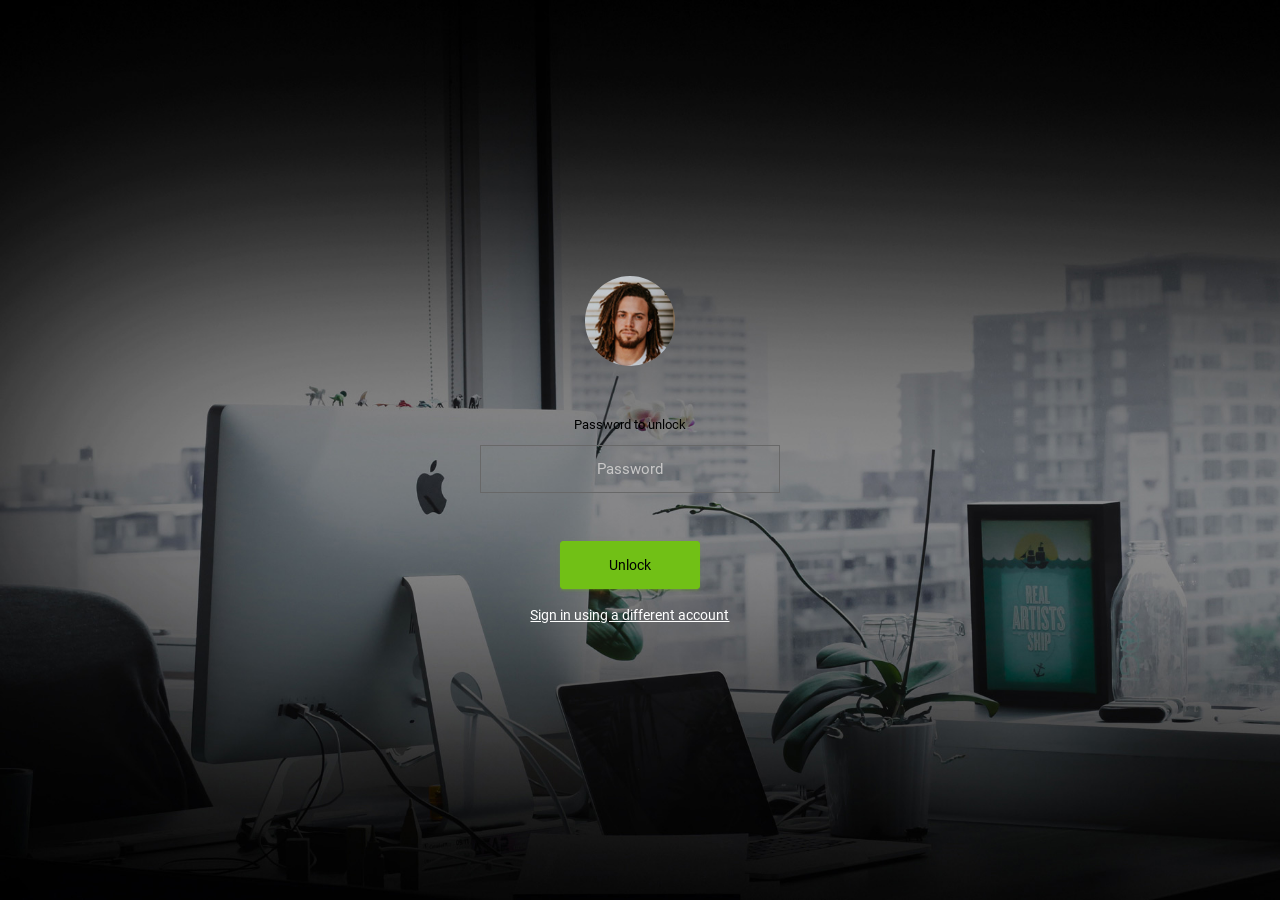
<file: Agriculture/wwwroot/MajesticAdmin-Free-Bootstrap-Admin-Template-master/template/pages/samples/lock-screen.html>
<!DOCTYPE html>
<html lang="en">

<head>
  <!-- Required meta tags -->
  <meta charset="utf-8">
  <meta name="viewport" content="width=device-width, initial-scale=1, shrink-to-fit=no">
  <title>Majestic Admin</title>
  <!-- plugins:css -->
  <link rel="stylesheet" href="../../vendors/mdi/css/materialdesignicons.min.css">
  <link rel="stylesheet" href="../../vendors/base/vendor.bundle.base.css">
  <!-- endinject -->
  <!-- plugin css for this page -->
  <!-- End plugin css for this page -->
  <!-- inject:css -->
  <link rel="stylesheet" href="../../css/style.css">
  <!-- endinject -->
  <link rel="shortcut icon" href="../../images/favicon.png" />
</head>

<body>
  <div class="container-scroller">
    <div class="container-fluid page-body-wrapper full-page-wrapper">
      <div class="content-wrapper d-flex align-items-center auth lock-full-bg">
        <div class="row w-100">
          <div class="col-lg-4 mx-auto">
            <div class="auth-form-transparent text-left p-5 text-center">
              <img src="../../images/faces/face13.jpg" class="lock-profile-img" alt="img">
              <form class="pt-5">
                <div class="form-group">
                  <label for="examplePassword1">Password to unlock</label>
                  <input type="password" class="form-control text-center" id="examplePassword1" placeholder="Password">
                </div>
                <div class="mt-5">
                  <a class="btn btn-block btn-success btn-lg font-weight-medium" href="../../index.html">Unlock</a>
                </div>
                <div class="mt-3 text-center">
                  <a href="#" class="auth-link text-white">Sign in using a different account</a>
                </div>
              </form>
            </div>
          </div>
        </div>
      </div>
      <!-- content-wrapper ends -->
    </div>
    <!-- page-body-wrapper ends -->
  </div>
  <!-- container-scroller -->
  <!-- plugins:js -->
  <script src="../../vendors/base/vendor.bundle.base.js"></script>
  <!-- endinject -->
  <!-- inject:js -->
  <script src="../../js/off-canvas.js"></script>
  <script src="../../js/hoverable-collapse.js"></script>
  <script src="../../js/template.js"></script>
  <!-- endinject -->
</body>

</html>
</file>
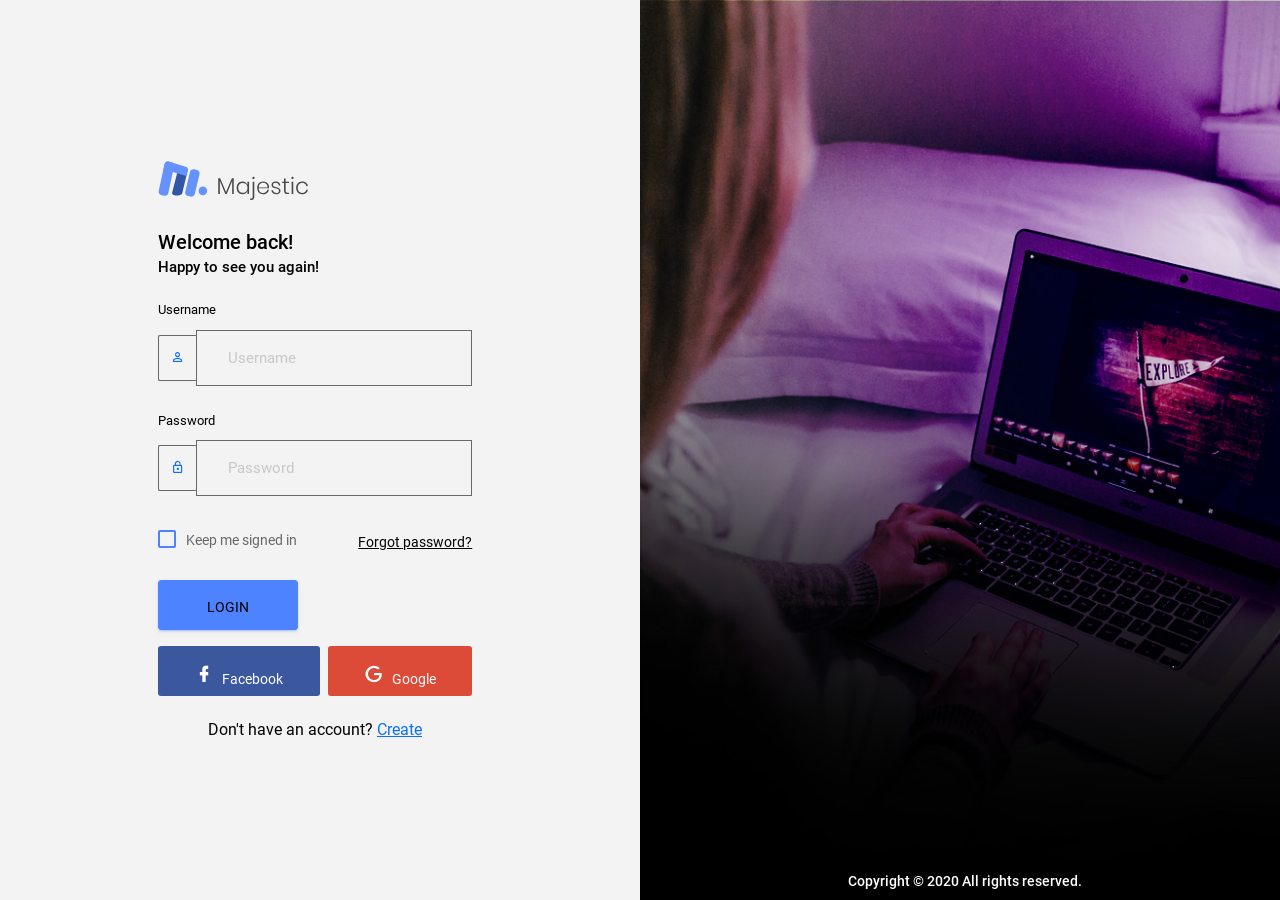
<file: Agriculture/wwwroot/MajesticAdmin-Free-Bootstrap-Admin-Template-master/template/pages/samples/login-2.html>
<!DOCTYPE html>
<html lang="en">

<head>
  <!-- Required meta tags -->
  <meta charset="utf-8">
  <meta name="viewport" content="width=device-width, initial-scale=1, shrink-to-fit=no">
  <title>Majestic Admin</title>
  <!-- plugins:css -->
  <link rel="stylesheet" href="../../vendors/mdi/css/materialdesignicons.min.css">
  <link rel="stylesheet" href="../../vendors/base/vendor.bundle.base.css">
  <!-- endinject -->
  <!-- plugin css for this page -->
  <!-- End plugin css for this page -->
  <!-- inject:css -->
  <link rel="stylesheet" href="../../css/style.css">
  <!-- endinject -->
  <link rel="shortcut icon" href="../../images/favicon.png" />
</head>

<body>
  <div class="container-scroller">
    <div class="container-fluid page-body-wrapper full-page-wrapper">
      <div class="content-wrapper d-flex align-items-stretch auth auth-img-bg">
        <div class="row flex-grow">
          <div class="col-lg-6 d-flex align-items-center justify-content-center">
            <div class="auth-form-transparent text-left p-3">
              <div class="brand-logo">
                <img src="../../images/logo.svg" alt="logo">
              </div>
              <h4>Welcome back!</h4>
              <h6 class="font-weight-light">Happy to see you again!</h6>
              <form class="pt-3">
                <div class="form-group">
                  <label for="exampleInputEmail">Username</label>
                  <div class="input-group">
                    <div class="input-group-prepend bg-transparent">
                      <span class="input-group-text bg-transparent border-right-0">
                        <i class="mdi mdi-account-outline text-primary"></i>
                      </span>
                    </div>
                    <input type="text" class="form-control form-control-lg border-left-0" id="exampleInputEmail" placeholder="Username">
                  </div>
                </div>
                <div class="form-group">
                  <label for="exampleInputPassword">Password</label>
                  <div class="input-group">
                    <div class="input-group-prepend bg-transparent">
                      <span class="input-group-text bg-transparent border-right-0">
                        <i class="mdi mdi-lock-outline text-primary"></i>
                      </span>
                    </div>
                    <input type="password" class="form-control form-control-lg border-left-0" id="exampleInputPassword" placeholder="Password">                        
                  </div>
                </div>
                <div class="my-2 d-flex justify-content-between align-items-center">
                  <div class="form-check">
                    <label class="form-check-label text-muted">
                      <input type="checkbox" class="form-check-input">
                      Keep me signed in
                    </label>
                  </div>
                  <a href="#" class="auth-link text-black">Forgot password?</a>
                </div>
                <div class="my-3">
                  <a class="btn btn-block btn-primary btn-lg font-weight-medium auth-form-btn" href="../../index.html">LOGIN</a>
                </div>
                <div class="mb-2 d-flex">
                  <button type="button" class="btn btn-facebook auth-form-btn flex-grow me-1">
                    <i class="mdi mdi-facebook me-2"></i>Facebook
                  </button>
                  <button type="button" class="btn btn-google auth-form-btn flex-grow ms-1">
                    <i class="mdi mdi-google me-2"></i>Google
                  </button>
                </div>
                <div class="text-center mt-4 font-weight-light">
                  Don't have an account? <a href="register-2.html" class="text-primary">Create</a>
                </div>
              </form>
            </div>
          </div>
          <div class="col-lg-6 login-half-bg d-flex flex-row">
            <p class="text-white font-weight-medium text-center flex-grow align-self-end">Copyright &copy; 2020  All rights reserved.</p>
          </div>
        </div>
      </div>
      <!-- content-wrapper ends -->
    </div>
    <!-- page-body-wrapper ends -->
  </div>
  <!-- container-scroller -->
  <!-- plugins:js -->
  <script src="../../vendors/base/vendor.bundle.base.js"></script>
  <!-- endinject -->
  <!-- inject:js -->
  <script src="../../js/off-canvas.js"></script>
  <script src="../../js/hoverable-collapse.js"></script>
  <script src="../../js/template.js"></script>
  <!-- endinject -->
</body>

</html>
</file>
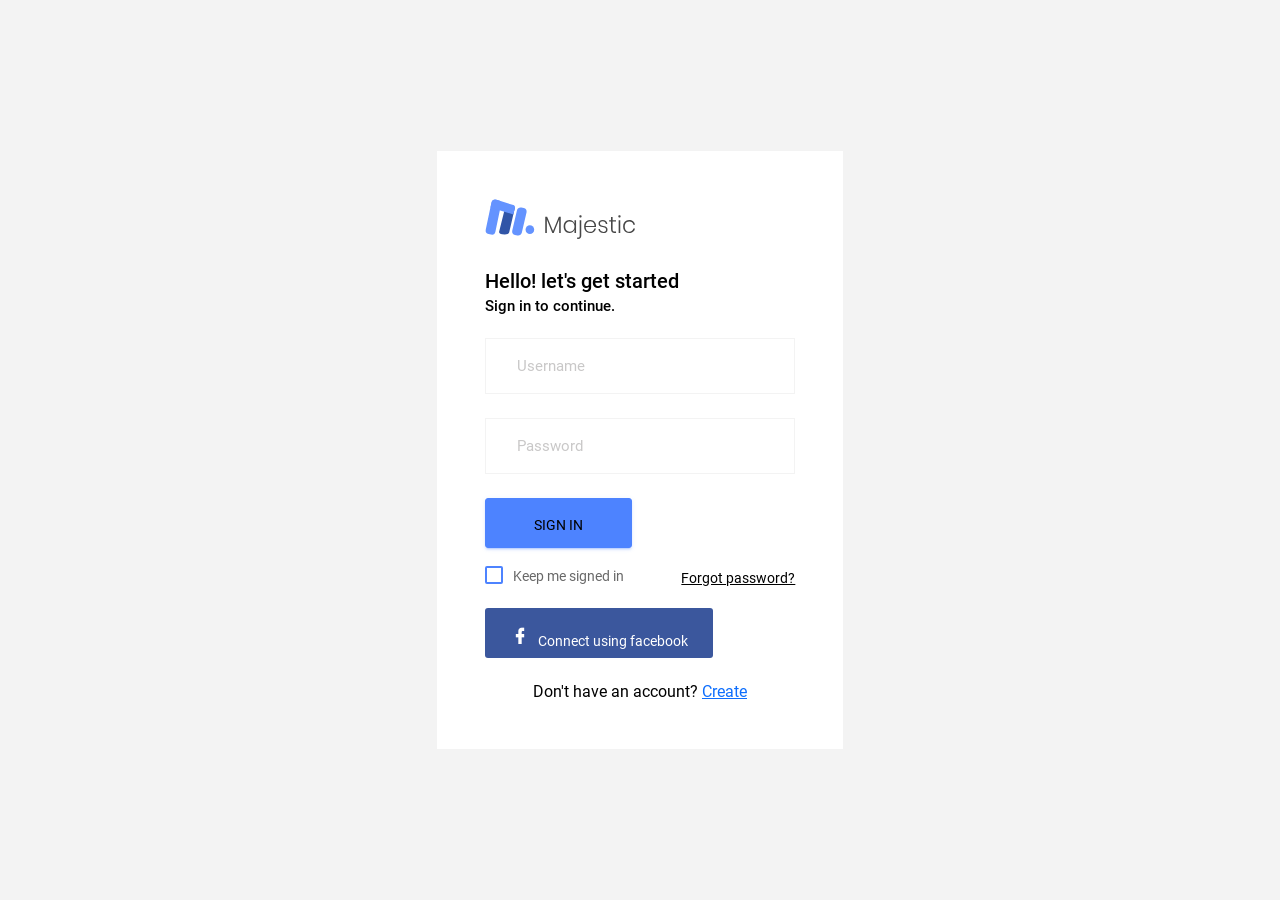
<file: Agriculture/wwwroot/MajesticAdmin-Free-Bootstrap-Admin-Template-master/template/pages/samples/login.html>
<!DOCTYPE html>
<html lang="en">

<head>
  <!-- Required meta tags -->
  <meta charset="utf-8">
  <meta name="viewport" content="width=device-width, initial-scale=1, shrink-to-fit=no">
  <title>Majestic Admin</title>
  <!-- plugins:css -->
  <link rel="stylesheet" href="../../vendors/mdi/css/materialdesignicons.min.css">
  <link rel="stylesheet" href="../../vendors/base/vendor.bundle.base.css">
  <!-- endinject -->
  <!-- plugin css for this page -->
  <!-- End plugin css for this page -->
  <!-- inject:css -->
  <link rel="stylesheet" href="../../css/style.css">
  <!-- endinject -->
  <link rel="shortcut icon" href="../../images/favicon.png" />
</head>

<body>
  <div class="container-scroller">
    <div class="container-fluid page-body-wrapper full-page-wrapper">
      <div class="content-wrapper d-flex align-items-center auth px-0">
        <div class="row w-100 mx-0">
          <div class="col-lg-4 mx-auto">
            <div class="auth-form-light text-left py-5 px-4 px-sm-5">
              <div class="brand-logo">
                <img src="../../images/logo.svg" alt="logo">
              </div>
              <h4>Hello! let's get started</h4>
              <h6 class="font-weight-light">Sign in to continue.</h6>
              <form class="pt-3">
                <div class="form-group">
                  <input type="email" class="form-control form-control-lg" id="exampleInputEmail1" placeholder="Username">
                </div>
                <div class="form-group">
                  <input type="password" class="form-control form-control-lg" id="exampleInputPassword1" placeholder="Password">
                </div>
                <div class="mt-3">
                  <a class="btn btn-block btn-primary btn-lg font-weight-medium auth-form-btn" href="../../index.html">SIGN IN</a>
                </div>
                <div class="my-2 d-flex justify-content-between align-items-center">
                  <div class="form-check">
                    <label class="form-check-label text-muted">
                      <input type="checkbox" class="form-check-input">
                      Keep me signed in
                    </label>
                  </div>
                  <a href="#" class="auth-link text-black">Forgot password?</a>
                </div>
                <div class="mb-2">
                  <button type="button" class="btn btn-block btn-facebook auth-form-btn">
                    <i class="mdi mdi-facebook me-2"></i>Connect using facebook
                  </button>
                </div>
                <div class="text-center mt-4 font-weight-light">
                  Don't have an account? <a href="register.html" class="text-primary">Create</a>
                </div>
              </form>
            </div>
          </div>
        </div>
      </div>
      <!-- content-wrapper ends -->
    </div>
    <!-- page-body-wrapper ends -->
  </div>
  <!-- container-scroller -->
  <!-- plugins:js -->
  <script src="../../vendors/base/vendor.bundle.base.js"></script>
  <!-- endinject -->
  <!-- inject:js -->
  <script src="../../js/off-canvas.js"></script>
  <script src="../../js/hoverable-collapse.js"></script>
  <script src="../../js/template.js"></script>
  <!-- endinject -->
</body>

</html>
</file>
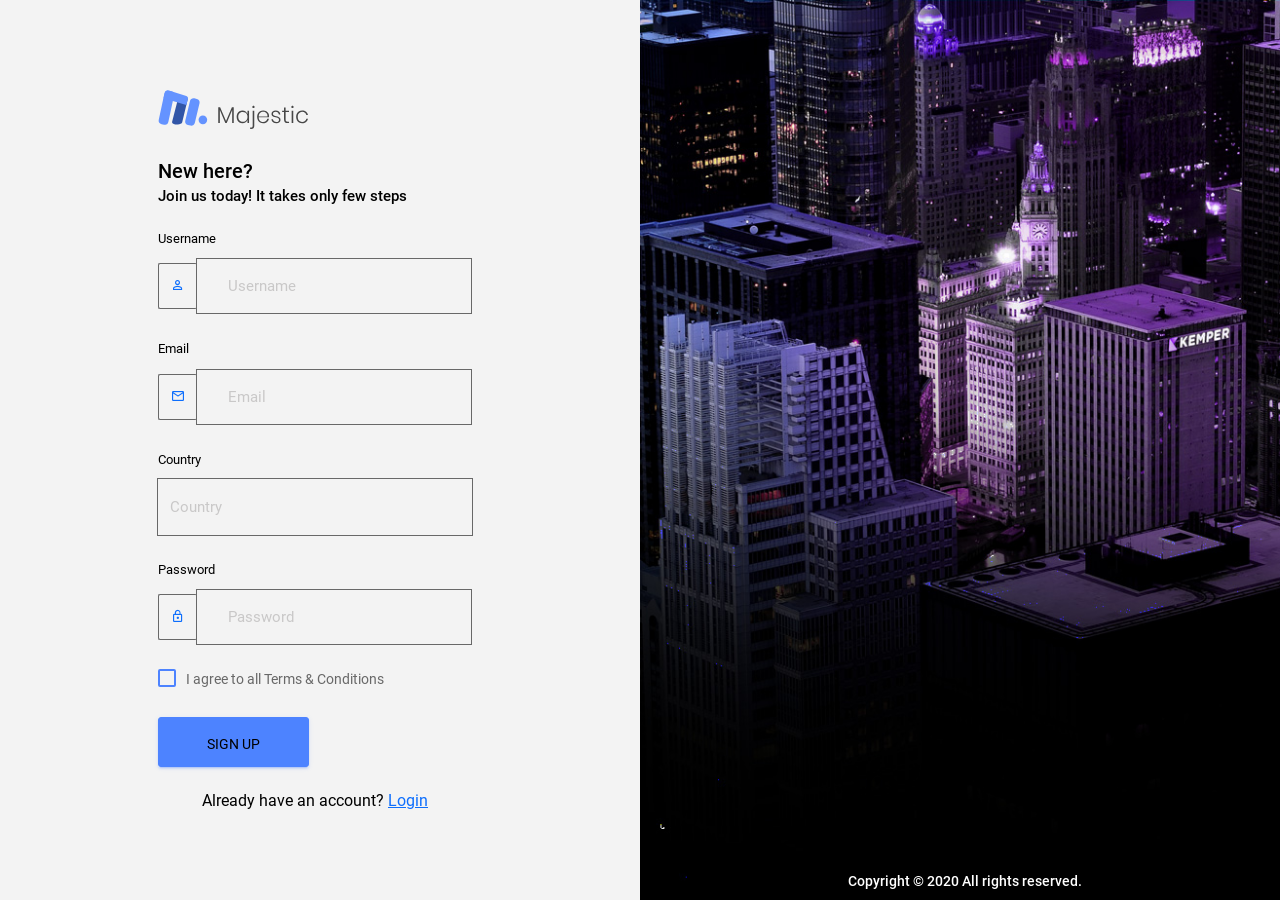
<file: Agriculture/wwwroot/MajesticAdmin-Free-Bootstrap-Admin-Template-master/template/pages/samples/register-2.html>
<!DOCTYPE html>
<html lang="en">

<head>
  <!-- Required meta tags -->
  <meta charset="utf-8">
  <meta name="viewport" content="width=device-width, initial-scale=1, shrink-to-fit=no">
  <title>Majestic Admin</title>
  <!-- plugins:css -->
  <link rel="stylesheet" href="../../vendors/mdi/css/materialdesignicons.min.css">
  <link rel="stylesheet" href="../../vendors/base/vendor.bundle.base.css">
  <!-- endinject -->
  <!-- plugin css for this page -->
  <!-- End plugin css for this page -->
  <!-- inject:css -->
  <link rel="stylesheet" href="../../css/style.css">
  <!-- endinject -->
  <link rel="shortcut icon" href="../../images/favicon.png" />
</head>

<body>
  <div class="container-scroller">
    <div class="container-fluid page-body-wrapper full-page-wrapper">
      <div class="content-wrapper d-flex align-items-stretch auth auth-img-bg">
        <div class="row flex-grow">
          <div class="col-lg-6 d-flex align-items-center justify-content-center">
            <div class="auth-form-transparent text-left p-3">
              <div class="brand-logo">
                <img src="../../images/logo.svg" alt="logo">
              </div>
              <h4>New here?</h4>
              <h6 class="font-weight-light">Join us today! It takes only few steps</h6>
              <form class="pt-3">
                <div class="form-group">
                  <label>Username</label>
                  <div class="input-group">
                    <div class="input-group-prepend bg-transparent">
                      <span class="input-group-text bg-transparent border-right-0">
                        <i class="mdi mdi-account-outline text-primary"></i>
                      </span>
                    </div>
                    <input type="text" class="form-control form-control-lg border-left-0" placeholder="Username">
                  </div>
                </div>
                <div class="form-group">
                  <label>Email</label>
                  <div class="input-group">
                    <div class="input-group-prepend bg-transparent">
                      <span class="input-group-text bg-transparent border-right-0">
                        <i class="mdi mdi-email-outline text-primary"></i>
                      </span>
                    </div>
                    <input type="email" class="form-control form-control-lg border-left-0" placeholder="Email">
                  </div>
                </div>
                <div class="form-group">
                  <label>Country</label>
                  <select class="form-control form-control-lg" id="exampleFormControlSelect2">
                    <option>Country</option>
                    <option>United States of America</option>
                    <option>United Kingdom</option>
                    <option>India</option>
                    <option>Germany</option>
                    <option>Argentina</option>
                  </select>
                </div>
                <div class="form-group">
                  <label>Password</label>
                  <div class="input-group">
                    <div class="input-group-prepend bg-transparent">
                      <span class="input-group-text bg-transparent border-right-0">
                        <i class="mdi mdi-lock-outline text-primary"></i>
                      </span>
                    </div>
                    <input type="password" class="form-control form-control-lg border-left-0" id="exampleInputPassword" placeholder="Password">                        
                  </div>
                </div>
                <div class="mb-4">
                  <div class="form-check">
                    <label class="form-check-label text-muted">
                      <input type="checkbox" class="form-check-input">
                      I agree to all Terms & Conditions
                    </label>
                  </div>
                </div>
                <div class="mt-3">
                  <a class="btn btn-block btn-primary btn-lg font-weight-medium auth-form-btn" href="../../index.html">SIGN UP</a>
                </div>
                <div class="text-center mt-4 font-weight-light">
                  Already have an account? <a href="login.html" class="text-primary">Login</a>
                </div>
              </form>
            </div>
          </div>
          <div class="col-lg-6 register-half-bg d-flex flex-row">
            <p class="text-white font-weight-medium text-center flex-grow align-self-end">Copyright &copy; 2020  All rights reserved.</p>
          </div>
        </div>
      </div>
      <!-- content-wrapper ends -->
    </div>
    <!-- page-body-wrapper ends -->
  </div>
  <!-- container-scroller -->
  <!-- plugins:js -->
  <script src="../../vendors/base/vendor.bundle.base.js"></script>
  <!-- endinject -->
  <!-- inject:js -->
  <script src="../../js/off-canvas.js"></script>
  <script src="../../js/hoverable-collapse.js"></script>
  <script src="../../js/template.js"></script>
  <!-- endinject -->
</body>

</html>
</file>
<file: Agriculture/wwwroot/MajesticAdmin-Free-Bootstrap-Admin-Template-master/template/vendors/base/vendor.bundle.base.css>
/*
 * Container style
 */
.ps {
  overflow: hidden !important;
  overflow-anchor: none;
  -ms-overflow-style: none;
  touch-action: auto;
  -ms-touch-action: auto;
}

/*
 * Scrollbar rail styles
 */
.ps__rail-x {
  display: none;
  opacity: 0;
  transition: background-color .2s linear, opacity .2s linear;
  -webkit-transition: background-color .2s linear, opacity .2s linear;
  height: 15px;
  /* there must be 'bottom' or 'top' for ps__rail-x */
  bottom: 0px;
  /* please don't change 'position' */
  position: absolute;
}

.ps__rail-y {
  display: none;
  opacity: 0;
  transition: background-color .2s linear, opacity .2s linear;
  -webkit-transition: background-color .2s linear, opacity .2s linear;
  width: 15px;
  /* there must be 'right' or 'left' for ps__rail-y */
  right: 0;
  /* please don't change 'position' */
  position: absolute;
}

.ps--active-x > .ps__rail-x,
.ps--active-y > .ps__rail-y {
  display: block;
  background-color: transparent;
}

.ps:hover > .ps__rail-x,
.ps:hover > .ps__rail-y,
.ps--focus > .ps__rail-x,
.ps--focus > .ps__rail-y,
.ps--scrolling-x > .ps__rail-x,
.ps--scrolling-y > .ps__rail-y {
  opacity: 0.6;
}

.ps .ps__rail-x:hover,
.ps .ps__rail-y:hover,
.ps .ps__rail-x:focus,
.ps .ps__rail-y:focus,
.ps .ps__rail-x.ps--clicking,
.ps .ps__rail-y.ps--clicking {
  background-color: #eee;
  opacity: 0.9;
}

/*
 * Scrollbar thumb styles
 */
.ps__thumb-x {
  background-color: #aaa;
  border-radius: 6px;
  transition: background-color .2s linear, height .2s ease-in-out;
  -webkit-transition: background-color .2s linear, height .2s ease-in-out;
  height: 6px;
  /* there must be 'bottom' for ps__thumb-x */
  bottom: 2px;
  /* please don't change 'position' */
  position: absolute;
}

.ps__thumb-y {
  background-color: #aaa;
  border-radius: 6px;
  transition: background-color .2s linear, width .2s ease-in-out;
  -webkit-transition: background-color .2s linear, width .2s ease-in-out;
  width: 6px;
  /* there must be 'right' for ps__thumb-y */
  right: 2px;
  /* please don't change 'position' */
  position: absolute;
}

.ps__rail-x:hover > .ps__thumb-x,
.ps__rail-x:focus > .ps__thumb-x,
.ps__rail-x.ps--clicking .ps__thumb-x {
  background-color: #999;
  height: 11px;
}

.ps__rail-y:hover > .ps__thumb-y,
.ps__rail-y:focus > .ps__thumb-y,
.ps__rail-y.ps--clicking .ps__thumb-y {
  background-color: #999;
  width: 11px;
}

/* MS supports */
@supports (-ms-overflow-style: none) {
  .ps {
    overflow: auto !important;
  }
}

@media screen and (-ms-high-contrast: active), (-ms-high-contrast: none) {
  .ps {
    overflow: auto !important;
  }
}
</file>
